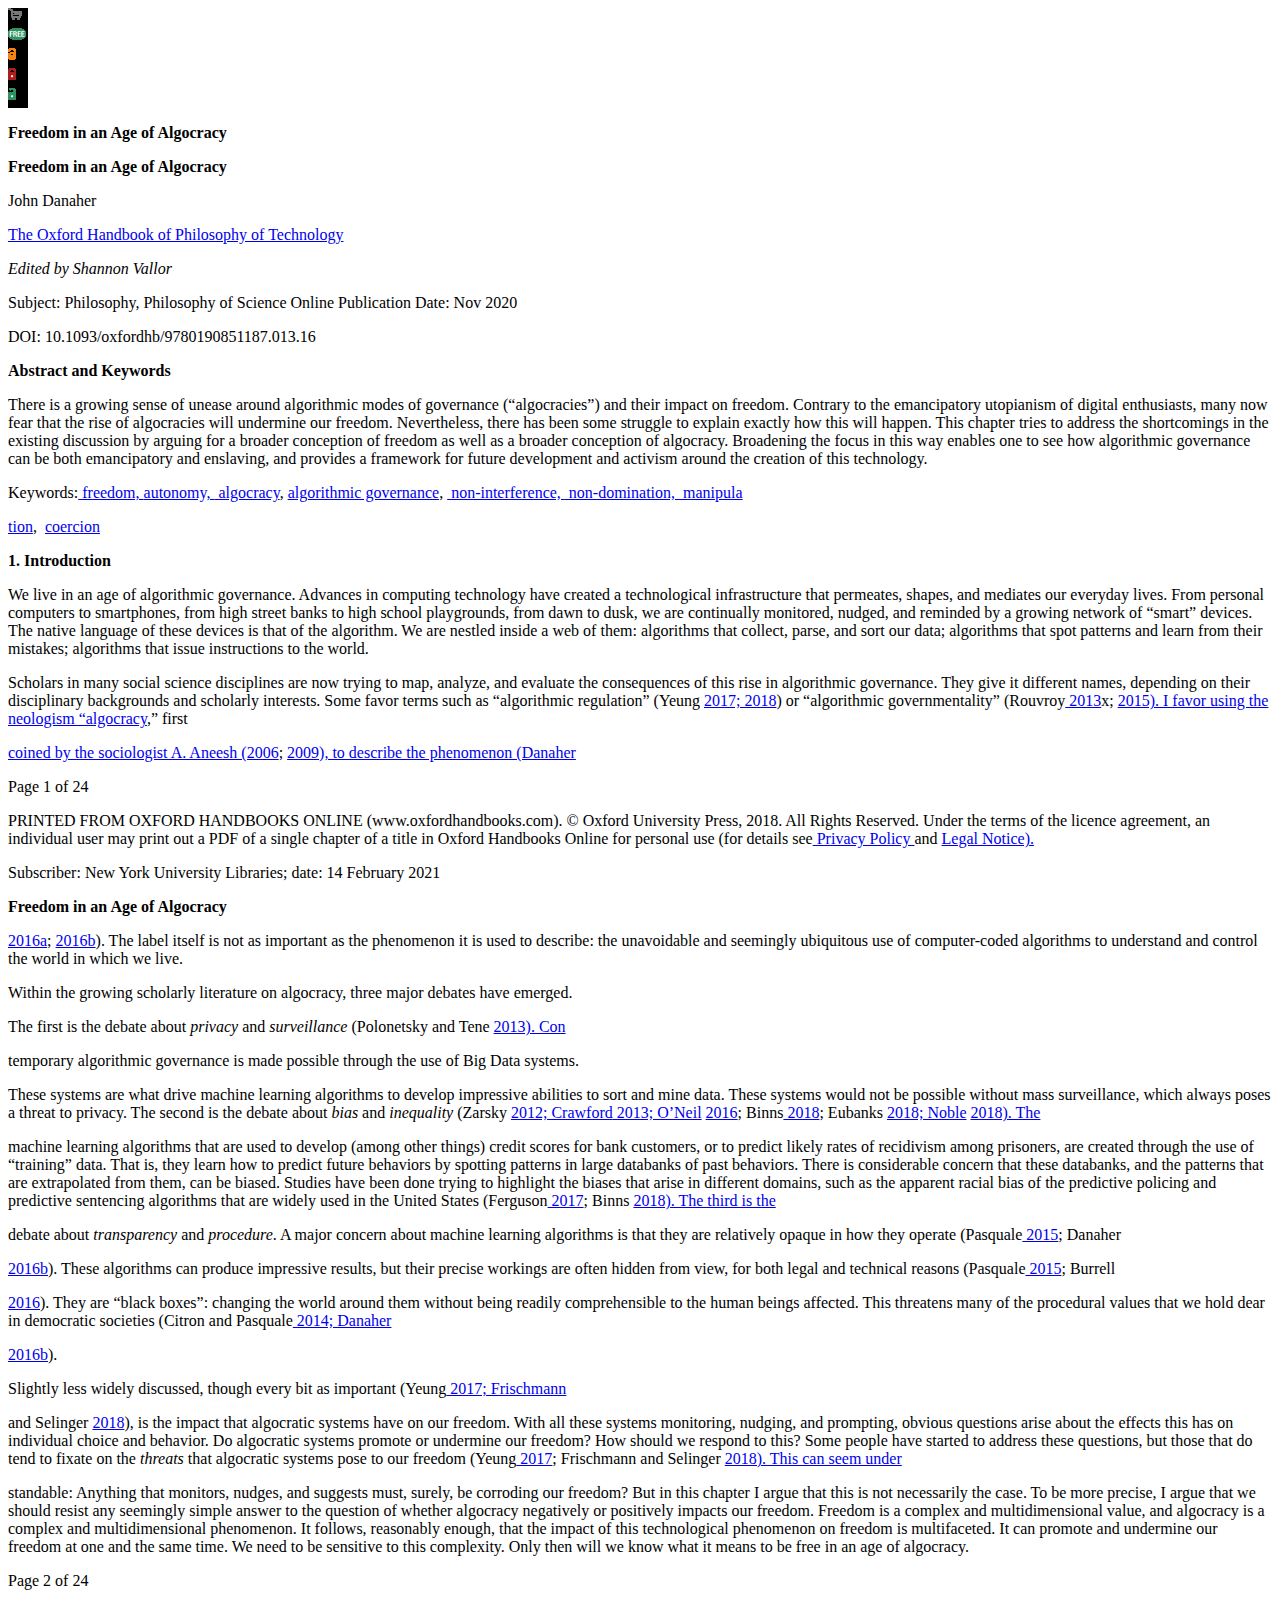
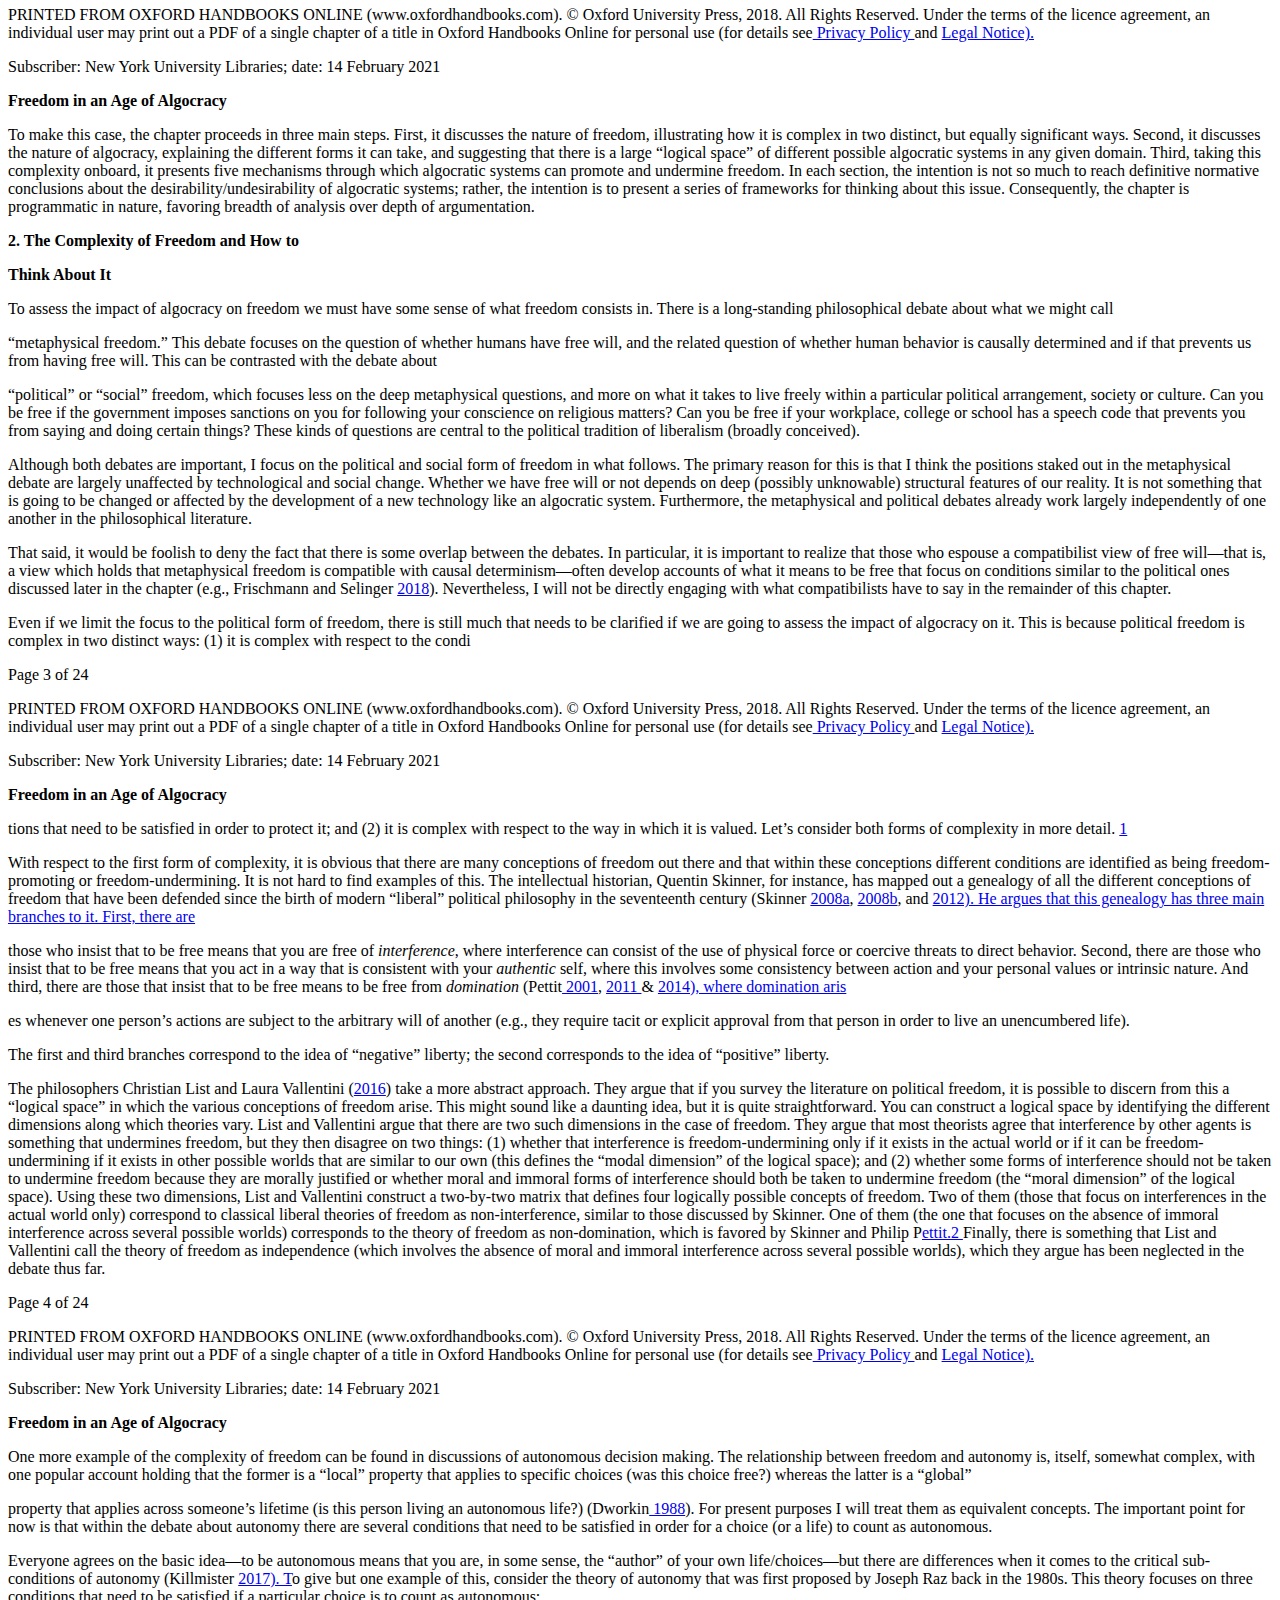
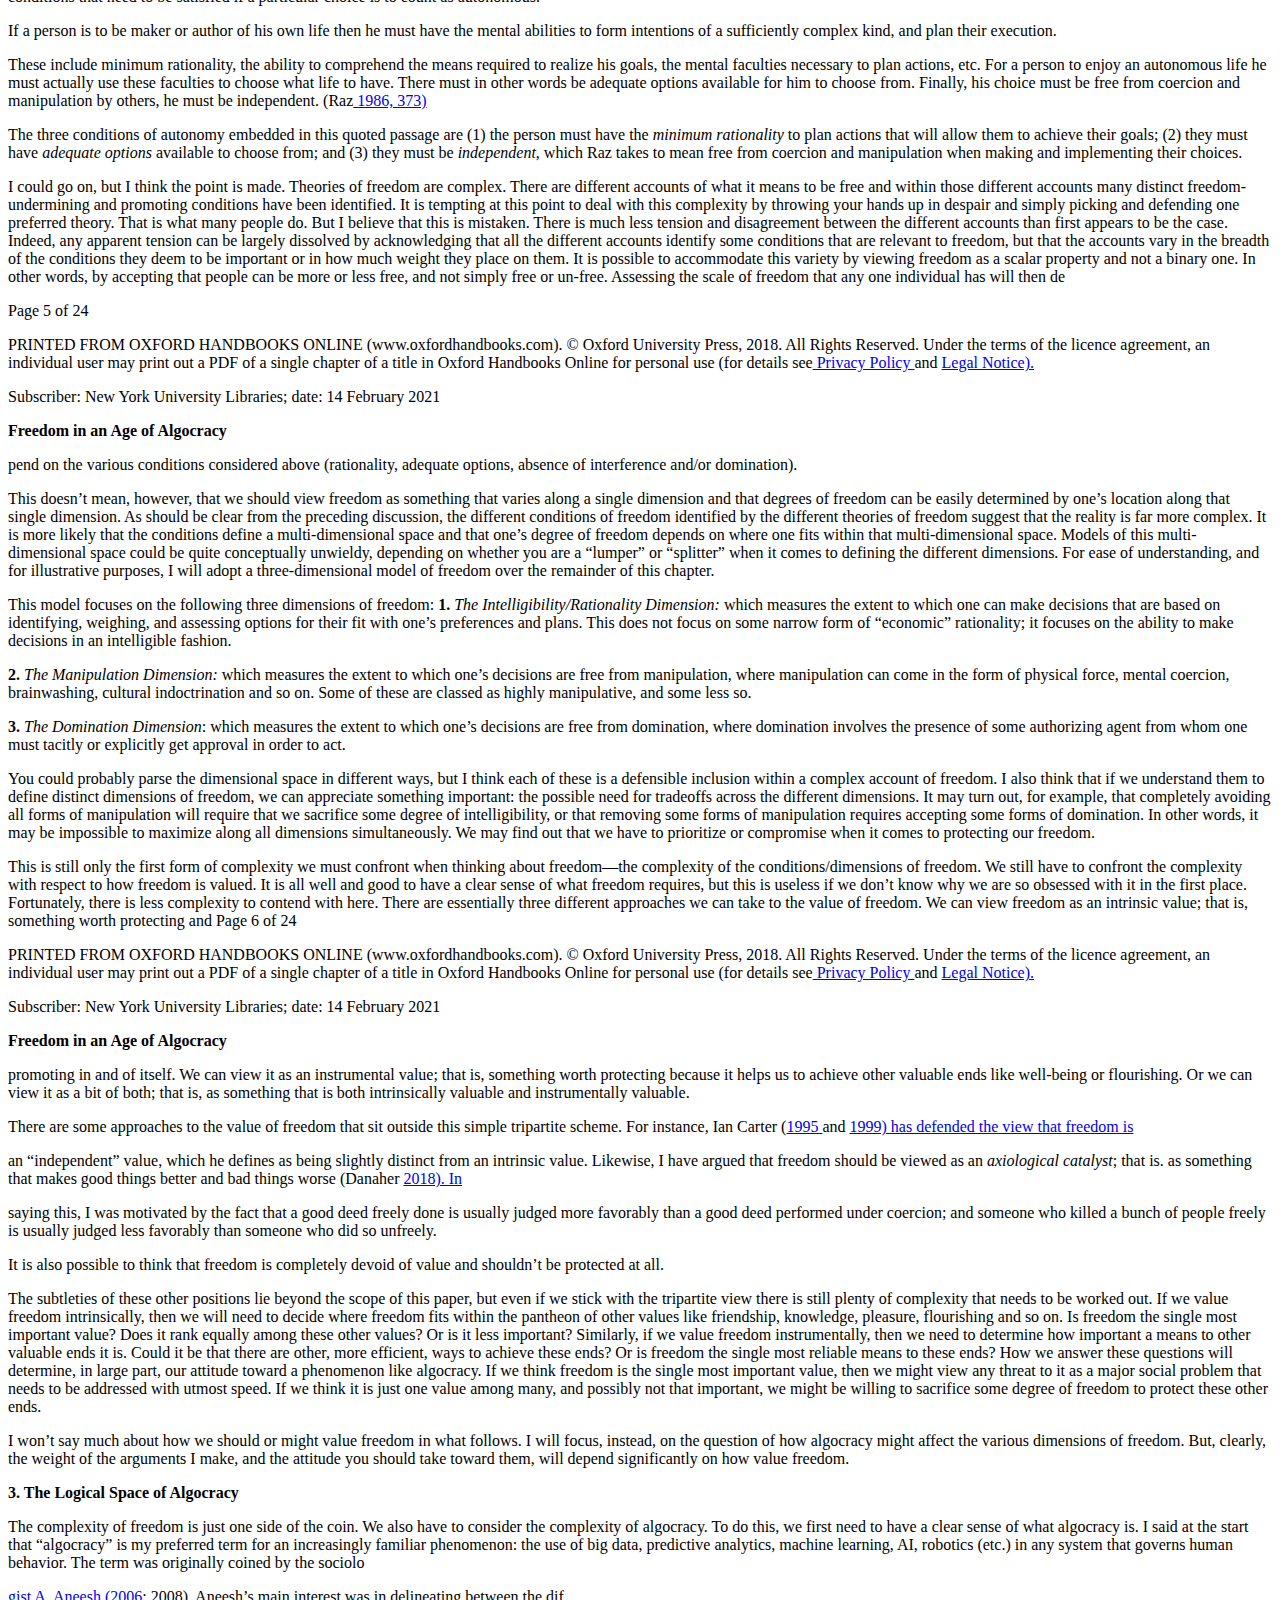
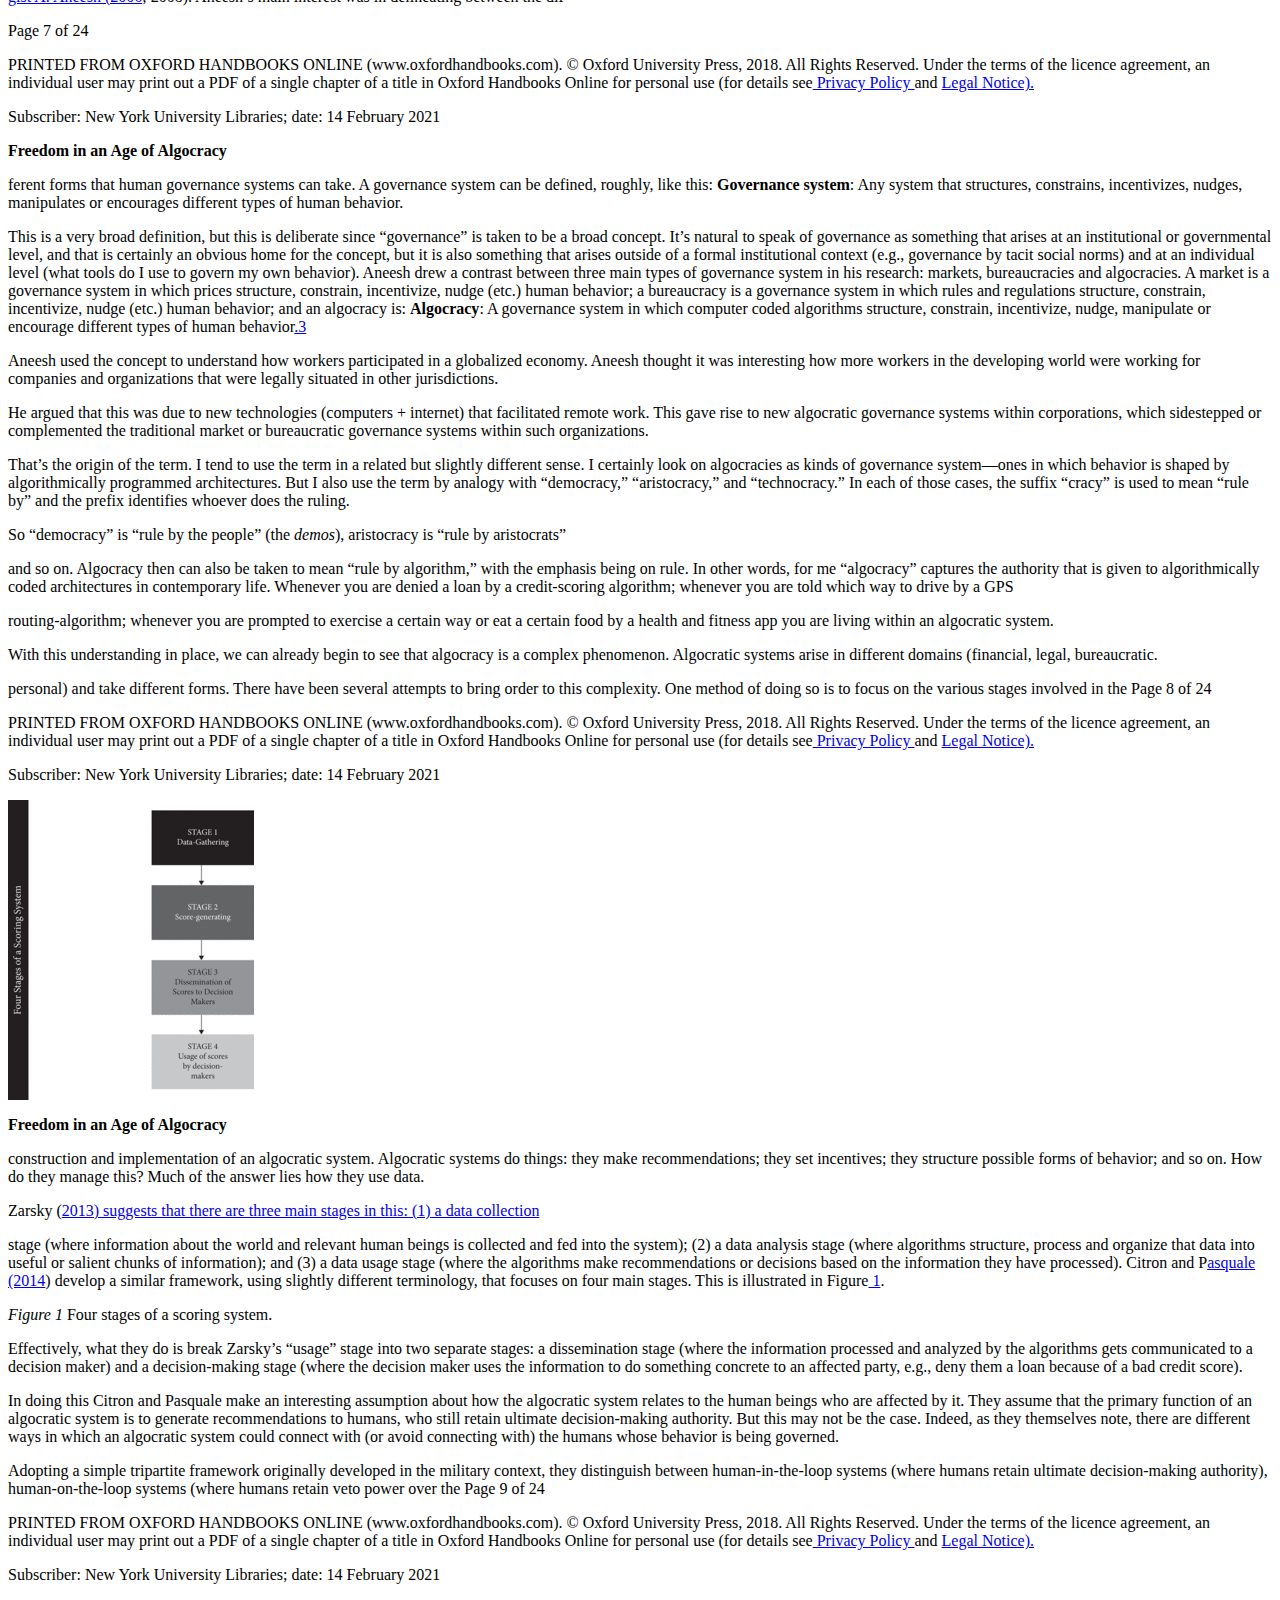
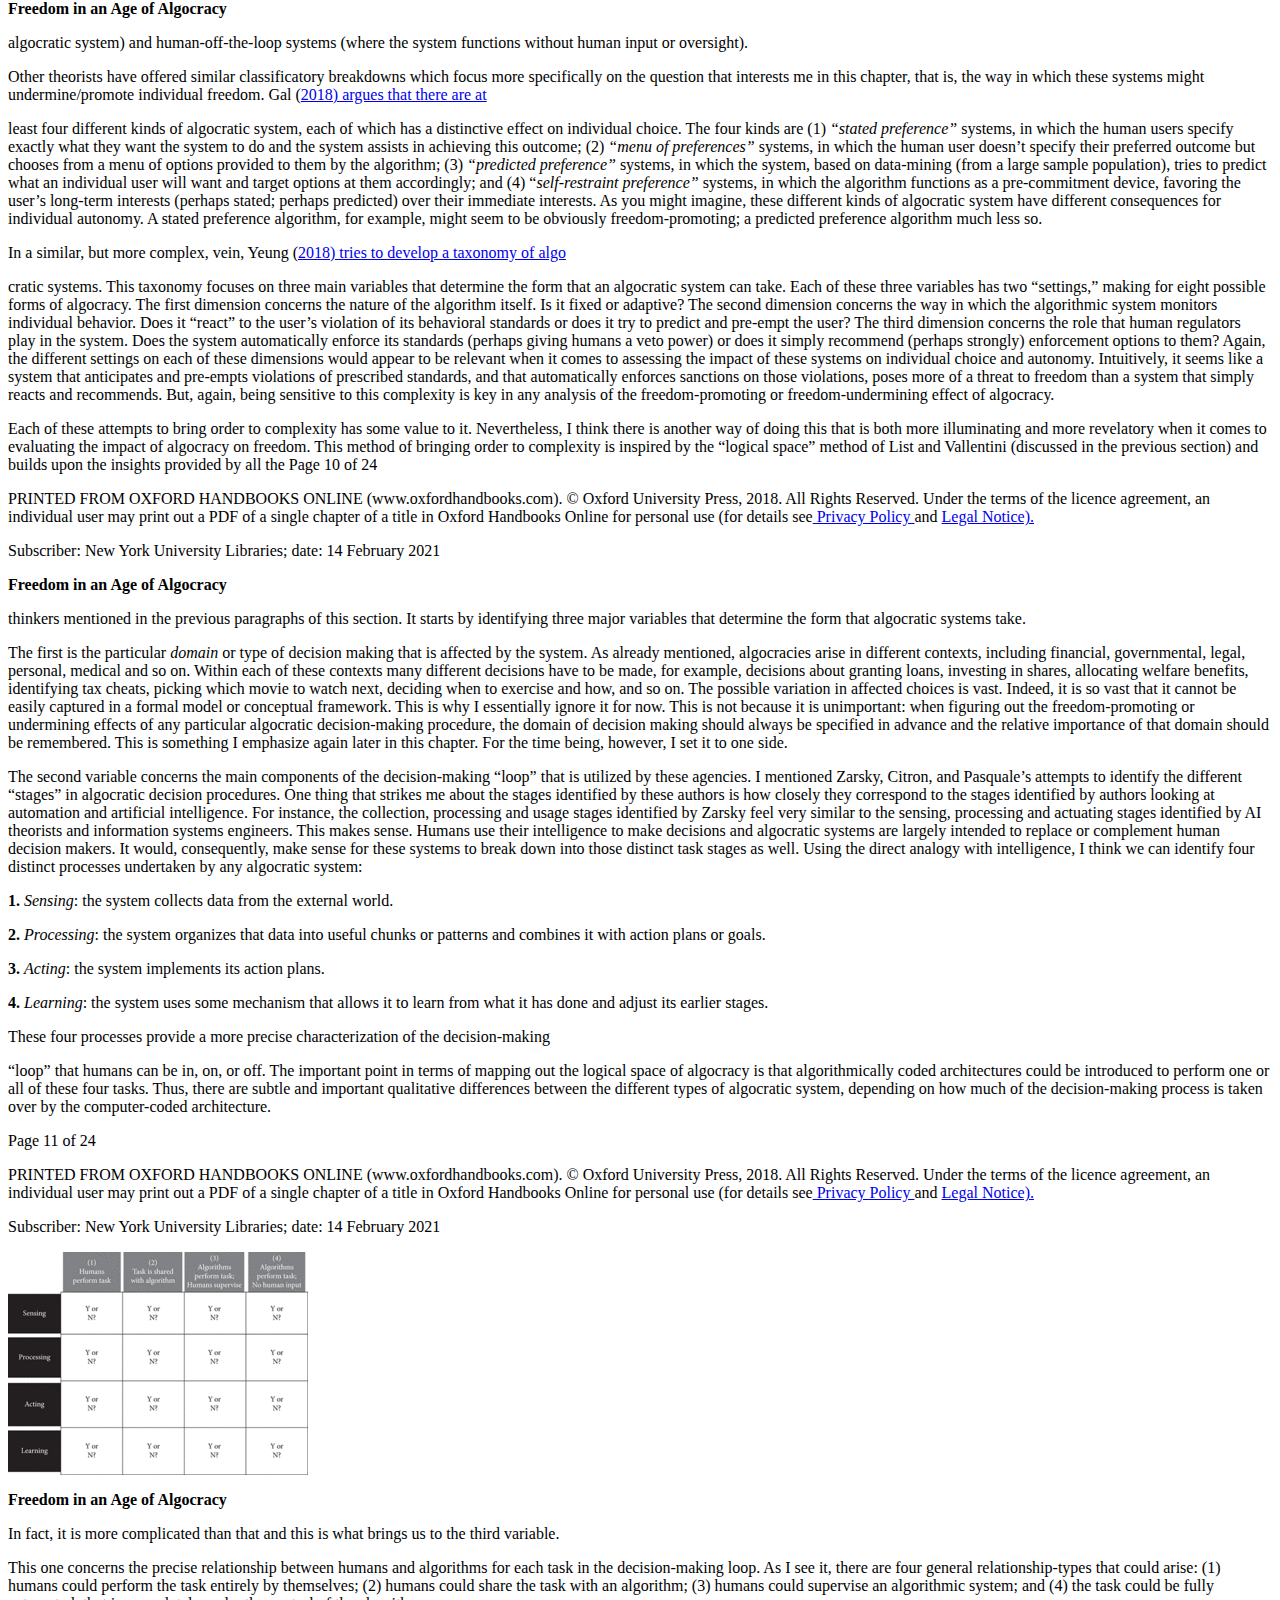
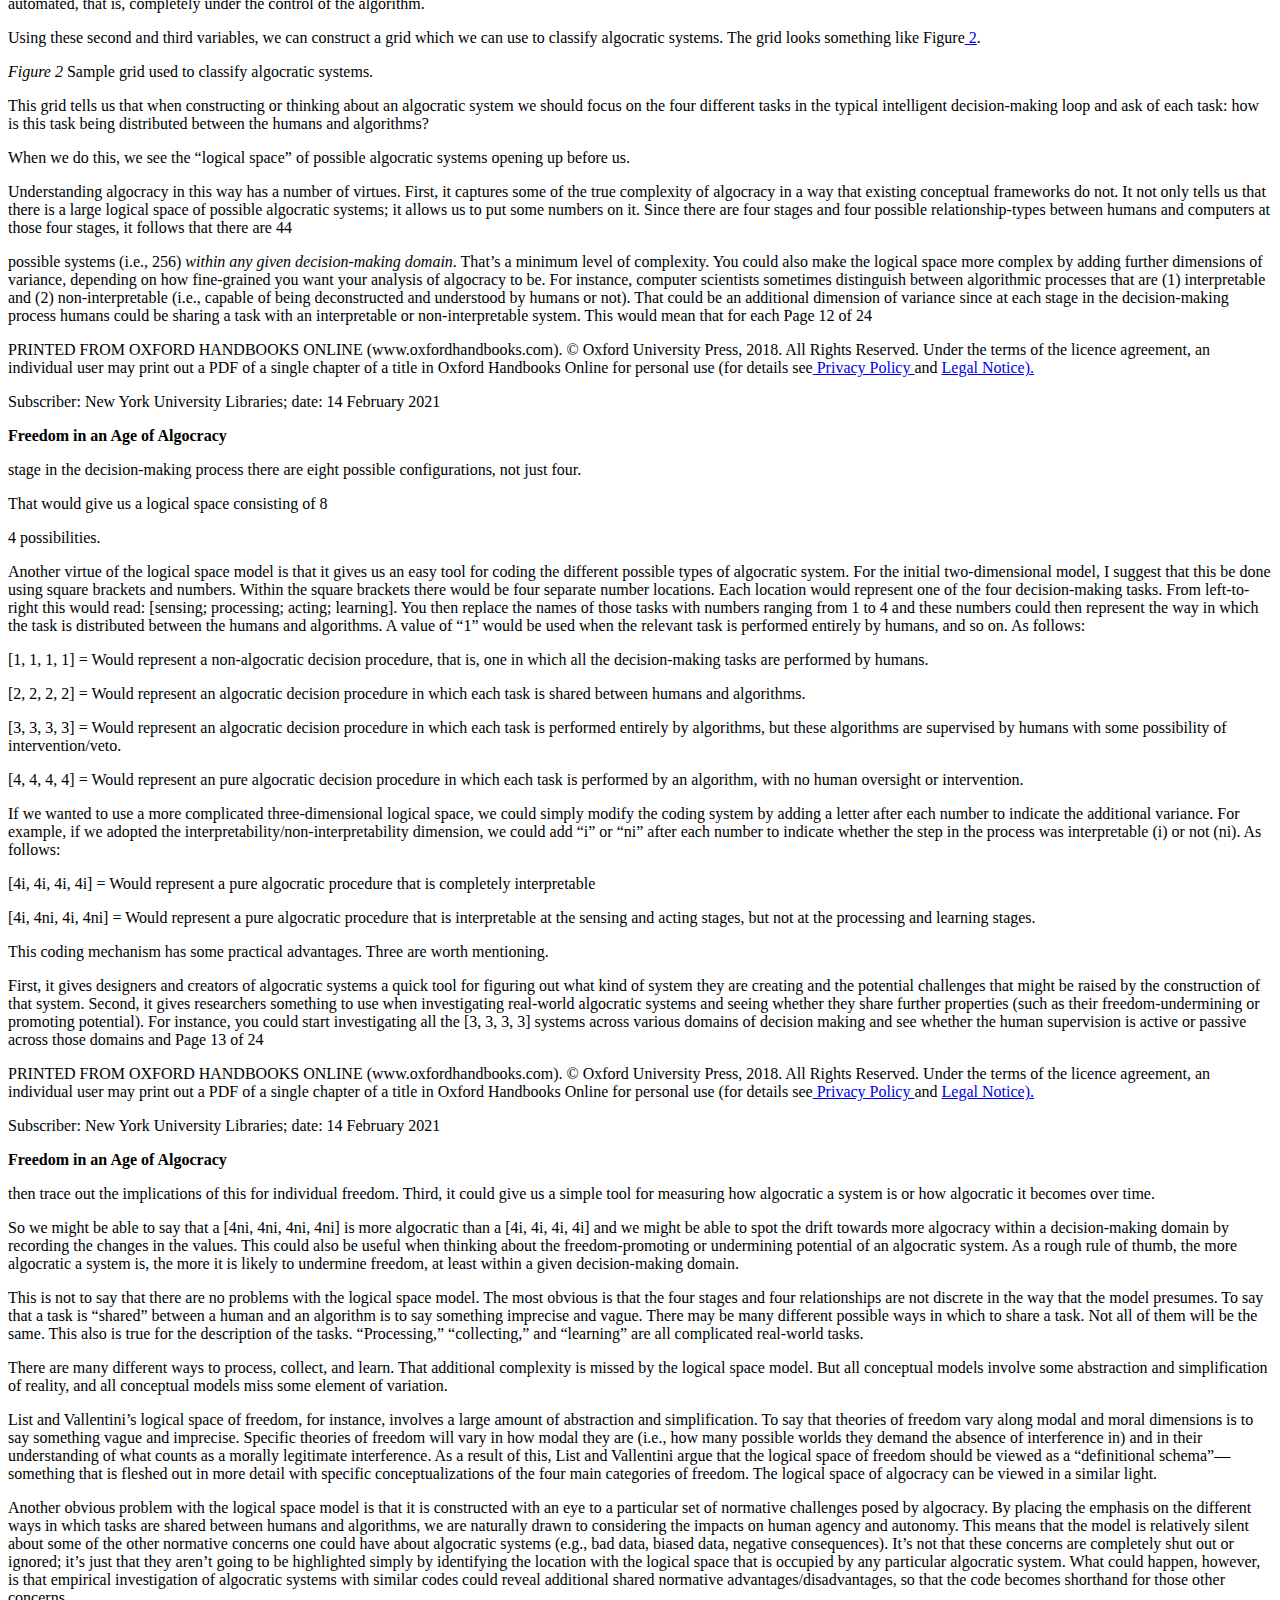
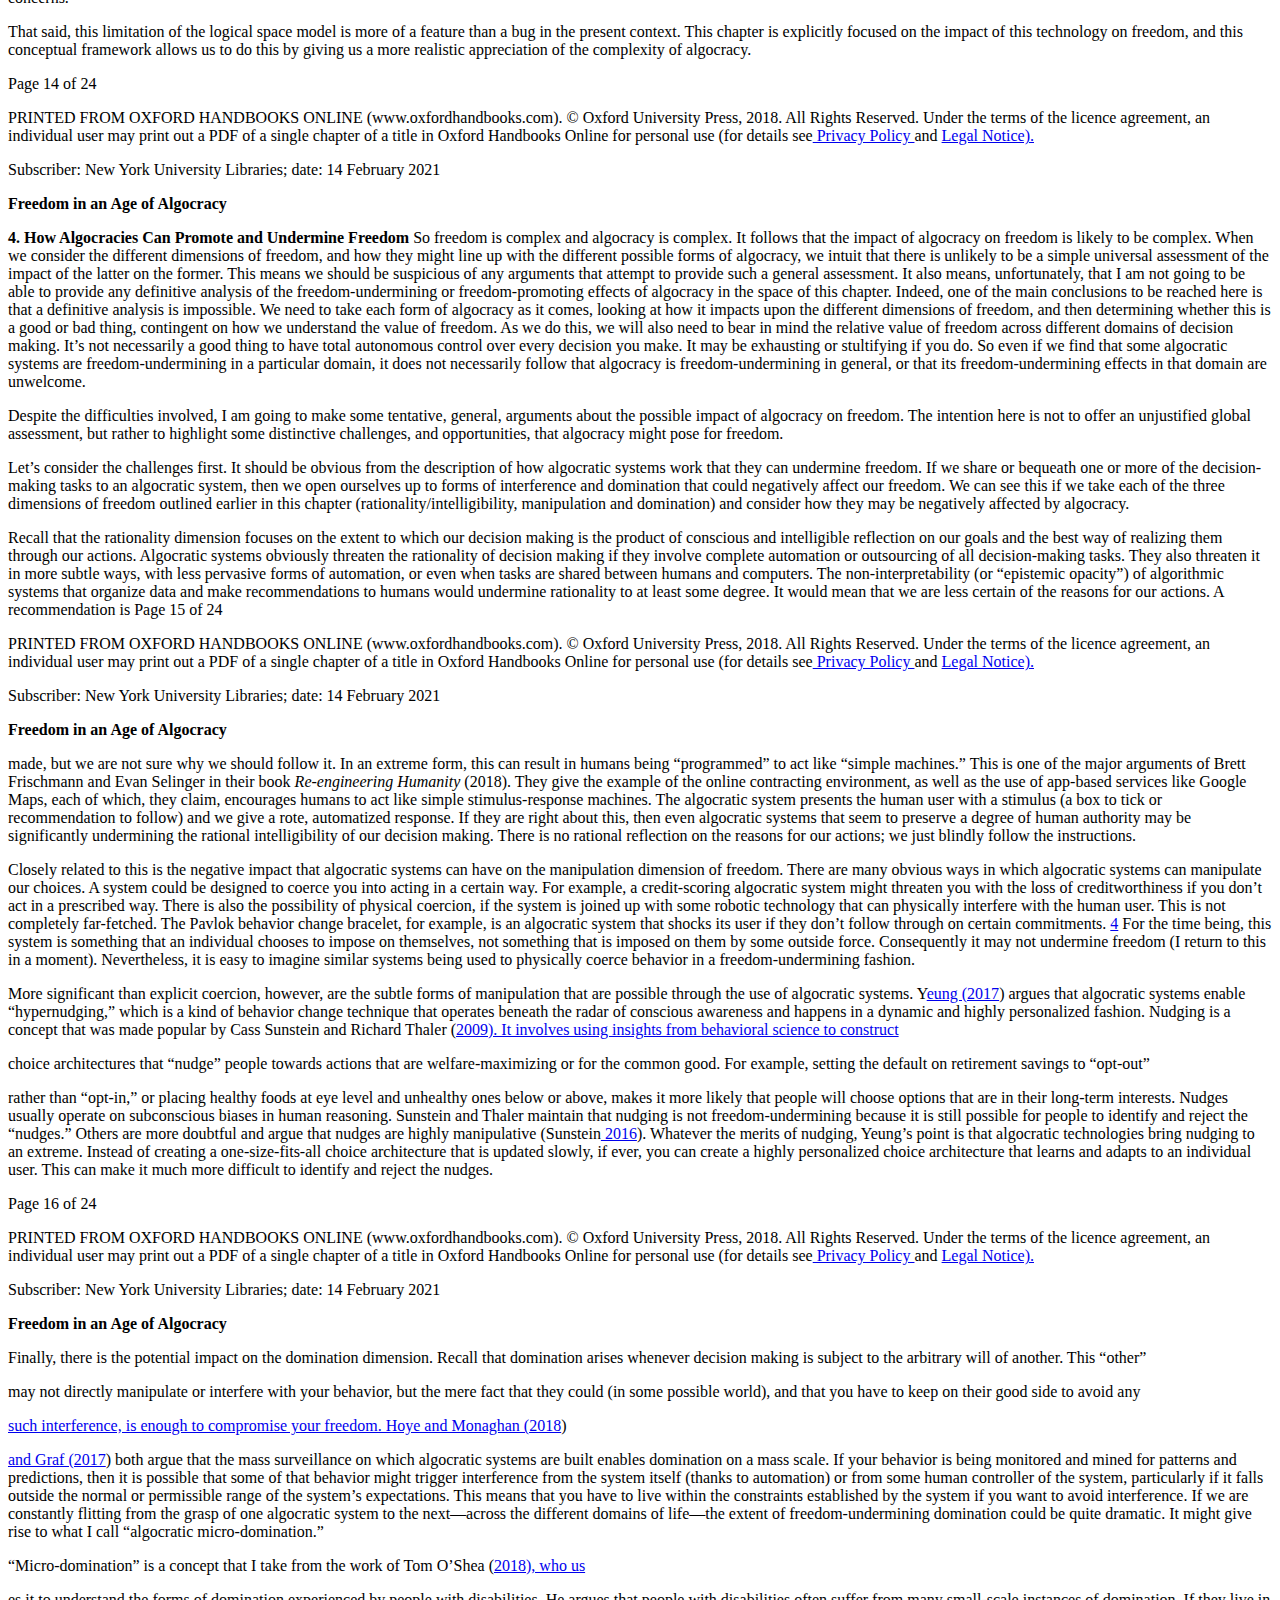
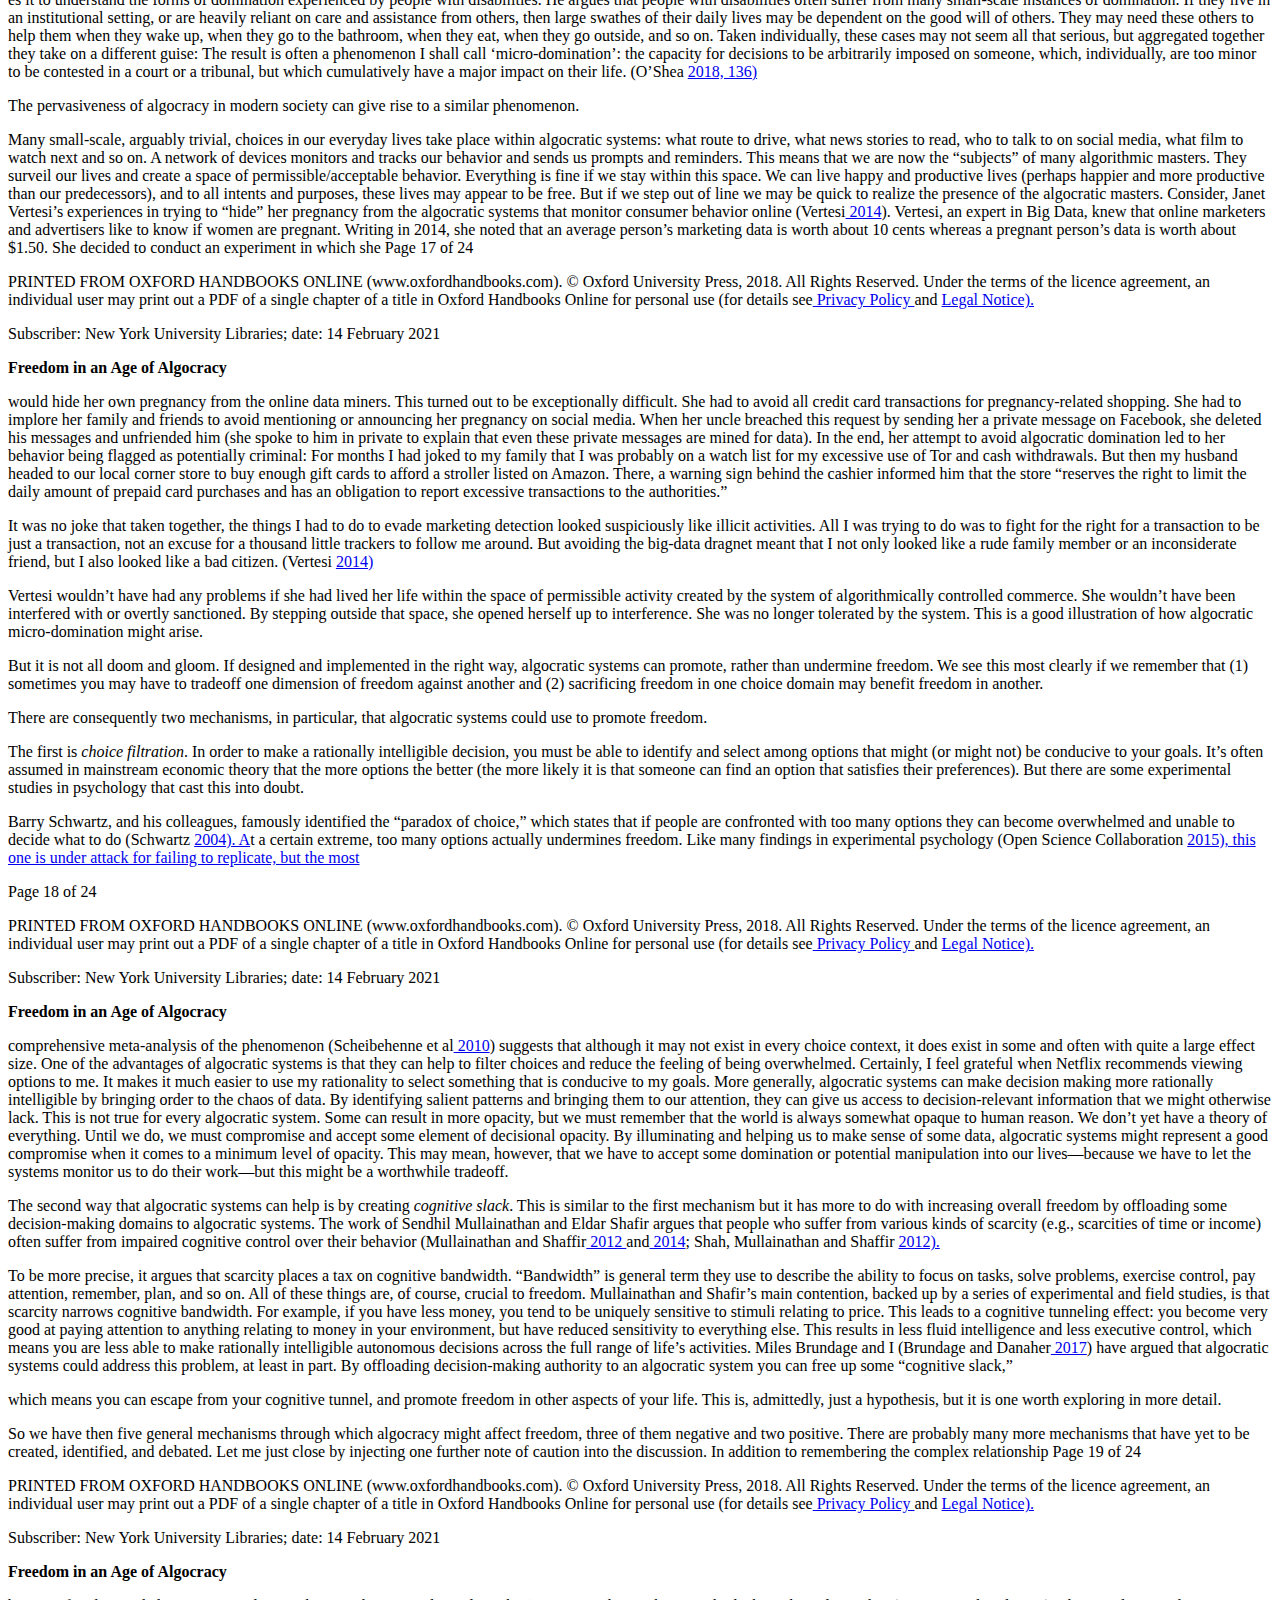
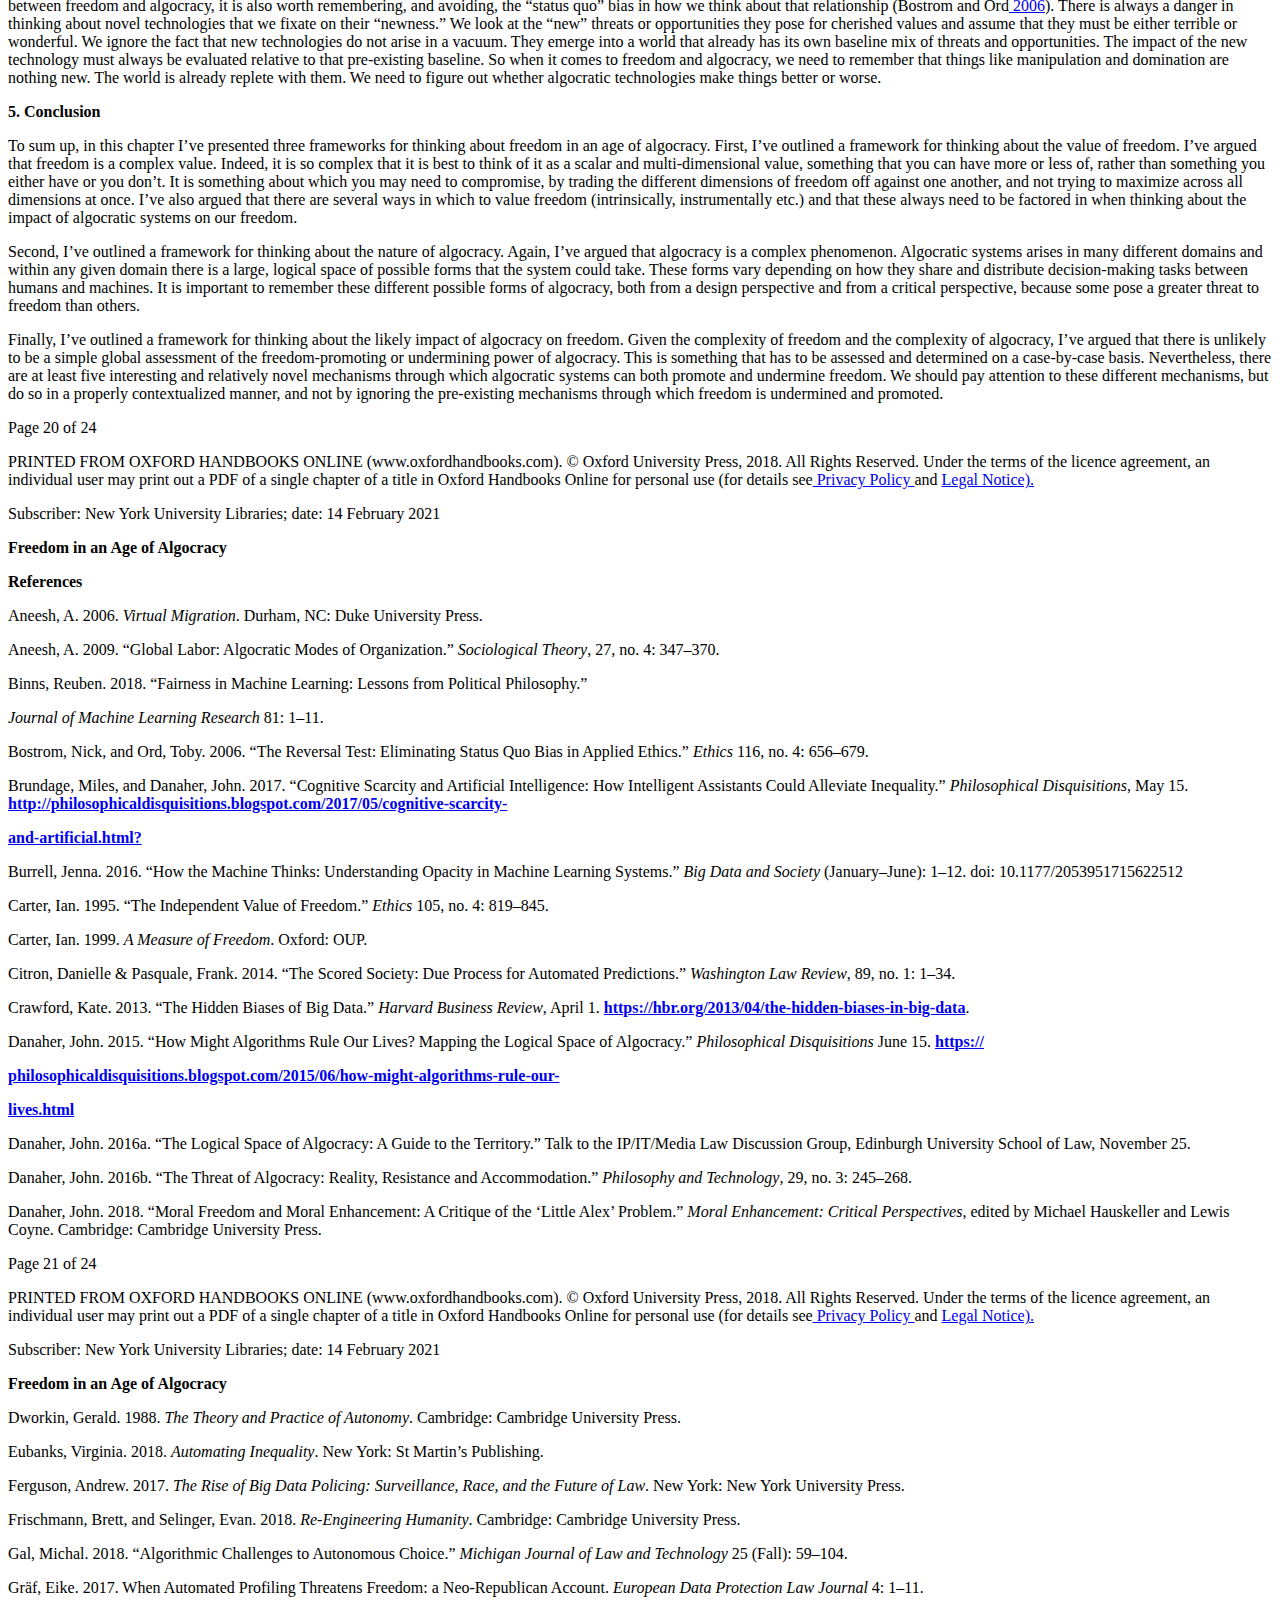
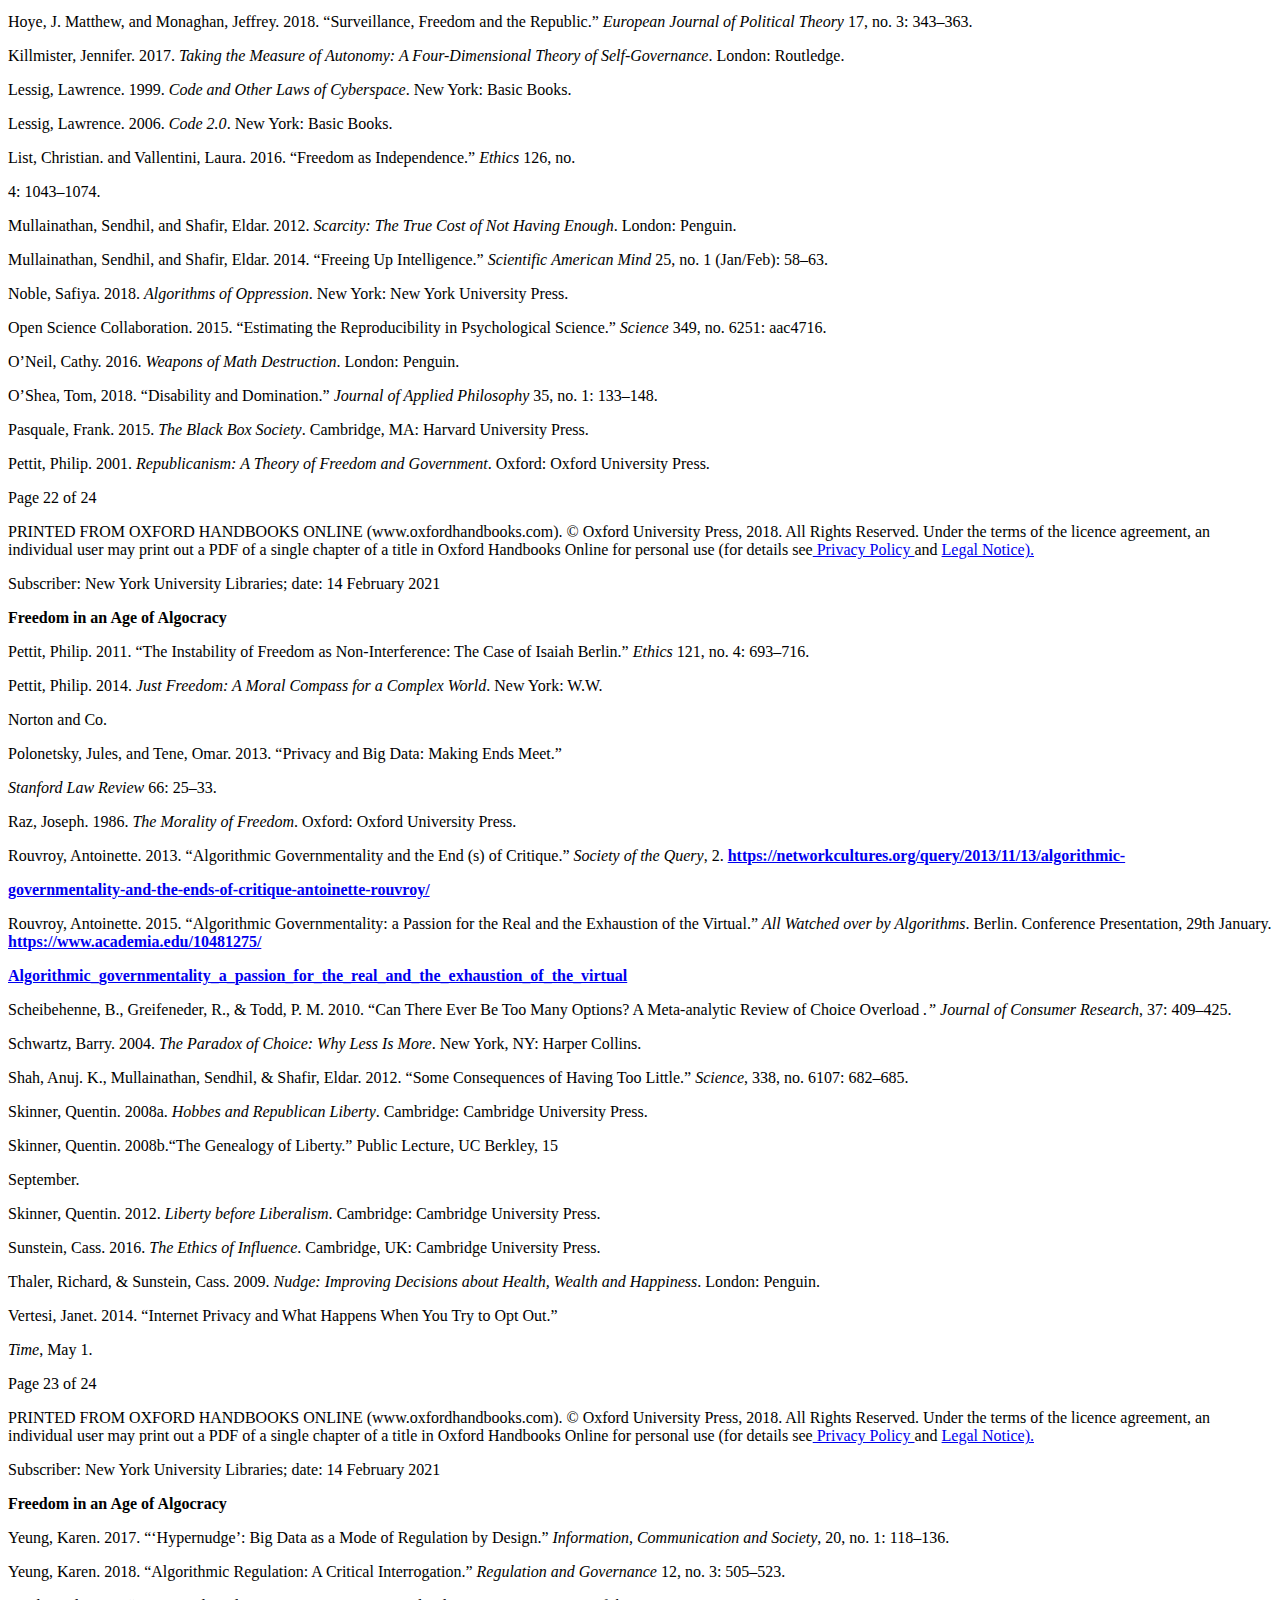
<file: index.html>
<html><head><meta http-equiv="Content-Type" content="text/html;charset=utf-8" /><title>Freedom in an Age of Algocracy - Oxford Handbooks</title></head><body><div id="calibre_link-0">
<p><a id="calibre_link-10"></a><img src="images/000003.png" alt="Image 1" /></p>
<p><b>Freedom in an Age of Algocracy</b></p>
<p><b>Freedom in an Age of Algocracy</b>  <b> </b></p>
<p>John Danaher</p>
<p><a href="https://www.oxfordhandbooks.com/view/10.1093/oxfordhb/9780190851187.001.0001/oxfordhb-9780190851187">The Oxford Handbook of Philosophy of Technology</a></p>
<p> <i>Edited by Shannon Vallor</i></p>
<p>Subject:  Philosophy, Philosophy of Science Online Publication Date:  Nov 2020</p>
<p>DOI:  10.1093/oxfordhb/9780190851187.013.16</p>
<p><b>Abstract and Keywords</b></p>
<p>There is a growing sense of unease around algorithmic modes of governance (“algocracies”) and their impact on freedom. Contrary to the emancipatory utopianism of digital enthusiasts, many now fear that the rise of algocracies will undermine our freedom. Nevertheless, there has been some struggle to explain exactly how this will happen. This chapter tries to address the shortcomings in the existing discussion by arguing for a broader conception of freedom as well as a broader conception of algocracy. Broadening the focus in this way enables one to see how algorithmic governance can be both emancipatory and enslaving, and provides a framework for future development and activism around the creation of this technology. </p>
<p>Keywords:<a href="https://www.oxfordhandbooks.com/search?f_0=keyword&amp;q_0=freedom">&nbsp;freedom, </a> <a href="https://www.oxfordhandbooks.com/search?f_0=keyword&amp;q_0=autonomy">autonomy, </a><a href="https://www.oxfordhandbooks.com/search?f_0=keyword&amp;q_0=algocracy">&nbsp;algocracy</a>, <a href="https://www.oxfordhandbooks.com/search?f_0=keyword&amp;q_0=algorithmic governance"> algorithmic governance</a>, <a href="https://www.oxfordhandbooks.com/search?f_0=keyword&amp;q_0=non-interference">&nbsp;non-interference, </a><a href="https://www.oxfordhandbooks.com/search?f_0=keyword&amp;q_0=non-domination">&nbsp;non-domination, </a><a href="https://www.oxfordhandbooks.com/search?f_0=keyword&amp;q_0=manipulation">&nbsp;manipula&shy;</a></p>
<p><a href="https://www.oxfordhandbooks.com/search?f_0=keyword&amp;q_0=manipulation">tion</a>,&nbsp; <a href="https://www.oxfordhandbooks.com/search?f_0=keyword&amp;q_0=coercion">coercion</a></p>
<p><b>1. </b> <b>Introduction</b></p>
<p>We live in an age of algorithmic governance. Advances in computing technology have created a technological infrastructure that permeates, shapes, and mediates our everyday lives. From personal computers to smartphones, from high street banks to high school playgrounds, from dawn to dusk, we are continually monitored, nudged, and reminded by a growing network of “smart” devices. The native language of these devices is that of the algorithm. We are nestled inside a web of them: algorithms that collect, parse, and sort our data; algorithms that spot patterns and learn from their mistakes; algorithms that issue instructions to the world. </p>
<p>Scholars in many social science disciplines are now trying to map, analyze, and evaluate the consequences of this rise in algorithmic governance. They give it different names, depending on their disciplinary backgrounds and scholarly interests. Some favor terms such as “algorithmic regulation” (Yeung <a href="#calibre_link-1">2017; 2018</a>) or “algorithmic governmentality” (Rouvroy<a href="#calibre_link-2"> 2013</a>x; <a href="#calibre_link-2">2015). I favor using the neologism “algocracy</a>,” first </p>
<p><a href="#calibre_link-3">coined by the sociologist A. Aneesh (2006</a>; <a href="#calibre_link-3">2009), to describe the phenomenon (Danaher</a> </p>
<p>Page 1 of 24</p>
<p>PRINTED FROM OXFORD HANDBOOKS ONLINE (www.oxfordhandbooks.com). © Oxford University Press, 2018. All Rights Reserved. Under the terms of the licence agreement, an individual user may print out a PDF of a single chapter of a title in Oxford Handbooks Online for personal use (for details see<a href="https://global.oup.com/privacy"> Privacy Policy </a>and <a href="https://www.oxfordhandbooks.com/page/legal-notice">Legal Notice). </a></p>
<p>Subscriber: New York University Libraries; date: 14 February 2021</p>
<p><a id="calibre_link-11"></a><b>Freedom in an Age of Algocracy</b></p>
<p><a href="#calibre_link-3">2016a</a>; <a href="#calibre_link-3">2016b</a>). The label itself is not as important as the phenomenon it is used to describe: the unavoidable and seemingly ubiquitous use of computer-coded algorithms to understand and control the world in which we live. </p>
<p>Within the growing scholarly literature on algocracy, three major debates have emerged. </p>
<p>The first is the debate about  <i>privacy</i> and  <i>surveillance</i> (Polonetsky and Tene <a href="#calibre_link-2">2013). Con&shy;</a></p>
<p>temporary algorithmic governance is made possible through the use of Big Data systems. </p>
<p>These systems are what drive machine learning algorithms to develop impressive abilities to sort and mine data. These systems would not be possible without mass surveillance, which always poses a threat to privacy. The second is the debate about  <i>bias</i> and  <i>inequality</i> (Zarsky <a href="#calibre_link-1">2012; Crawford</a><a href="#calibre_link-3"> 2013; O’Neil</a> <a href="#calibre_link-4">2016</a>; Binns<a href="#calibre_link-3"> 2018</a>; Eubanks <a href="#calibre_link-4">2018; Noble</a> <a href="#calibre_link-4">2018). The </a></p>
<p>machine learning algorithms that are used to develop (among other things) credit scores for bank customers, or to predict likely rates of recidivism among prisoners, are created through the use of “training” data. That is, they learn how to predict future behaviors by spotting patterns in large databanks of past behaviors. There is considerable concern that these databanks, and the patterns that are extrapolated from them, can be biased. Studies have been done trying to highlight the biases that arise in different domains, such as the apparent racial bias of the predictive policing and predictive sentencing algorithms that are widely used in the United States (Ferguson<a href="#calibre_link-4"> 2017</a>; Binns <a href="#calibre_link-3">2018). The third is the </a></p>
<p>debate about  <i>transparency</i> and  <i>procedure</i>. A major concern about machine learning algorithms is that they are relatively opaque in how they operate (Pasquale<a href="#calibre_link-4"> 2015</a>; Danaher </p>
<p><a href="#calibre_link-3">2016b</a>). These algorithms can produce impressive results, but their precise workings are often hidden from view, for both legal and technical reasons (Pasquale<a href="#calibre_link-4"> 2015</a>; Burrell </p>
<p><a href="#calibre_link-3">2016</a>). They are “black boxes”: changing the world around them without being readily comprehensible to the human beings affected. This threatens many of the procedural values that we hold dear in democratic societies (Citron and Pasquale<a href="#calibre_link-3"> 2014; Danaher</a> </p>
<p><a href="#calibre_link-3">2016b</a>). </p>
<p>Slightly less widely discussed, though every bit as important (Yeung<a href="#calibre_link-1"> 2017; Frischmann </a></p>
<p>and Selinger <a href="#calibre_link-4">2018</a>), is the impact that algocratic systems have on our freedom. With all these systems monitoring, nudging, and prompting, obvious questions arise about the effects this has on individual choice and behavior. Do algocratic systems promote or undermine our freedom? How should we respond to this? Some people have started to address these questions, but those that do tend to fixate on the  <i>threats</i> that algocratic systems pose to our freedom (Yeung<a href="#calibre_link-1"> 2017</a>; Frischmann and Selinger <a href="#calibre_link-4">2018). This can seem under&shy;</a></p>
<p>standable: Anything that monitors, nudges, and suggests must, surely, be corroding our freedom? But in this chapter I argue that this is not necessarily the case. To be more precise, I argue that we should resist any seemingly simple answer to the question of whether algocracy negatively or positively impacts our freedom. Freedom is a complex and multidimensional value, and algocracy is a complex and multidimensional phenomenon. It follows, reasonably enough, that the impact of this technological phenomenon on freedom is multifaceted. It can promote and undermine our freedom at one and the same time. We need to be sensitive to this complexity. Only then will we know what it means to be free in an age of algocracy. </p>
<p>Page 2 of 24</p>
<p>PRINTED FROM OXFORD HANDBOOKS ONLINE (www.oxfordhandbooks.com). © Oxford University Press, 2018. All Rights Reserved. Under the terms of the licence agreement, an individual user may print out a PDF of a single chapter of a title in Oxford Handbooks Online for personal use (for details see<a href="https://global.oup.com/privacy"> Privacy Policy </a>and <a href="https://www.oxfordhandbooks.com/page/legal-notice">Legal Notice). </a></p>
<p>Subscriber: New York University Libraries; date: 14 February 2021</p>
<p><a id="calibre_link-12"></a><b>Freedom in an Age of Algocracy</b></p>
<p>To make this case, the chapter proceeds in three main steps. First, it discusses the nature of freedom, illustrating how it is complex in two distinct, but equally significant ways. Second, it discusses the nature of algocracy, explaining the different forms it can take, and suggesting that there is a large “logical space” of different possible algocratic systems in any given domain. Third, taking this complexity onboard, it presents five mechanisms through which algocratic systems can promote and undermine freedom. In each section, the intention is not so much to reach definitive normative conclusions about the desirability/undesirability of algocratic systems; rather, the intention is to present a series of frameworks for thinking about this issue. Consequently, the chapter is programmatic in nature, favoring breadth of analysis over depth of argumentation. </p>
<p><b>2. </b> <b>The Complexity of Freedom and How to </b></p>
<p><b>Think About It</b></p>
<p>To assess the impact of algocracy on freedom we must have some sense of what freedom consists in. There is a long-standing philosophical debate about what we might call </p>
<p>“metaphysical freedom.” This debate focuses on the question of whether humans have free will, and the related question of whether human behavior is causally determined and if that prevents us from having free will. This can be contrasted with the debate about </p>
<p>“political” or “social” freedom, which focuses less on the deep metaphysical questions, and more on what it takes to live freely within a particular political arrangement, society or culture. Can you be free if the government imposes sanctions on you for following your conscience on religious matters? Can you be free if your workplace, college or school has a speech code that prevents you from saying and doing certain things? These kinds of questions are central to the political tradition of liberalism (broadly conceived). </p>
<p>Although both debates are important, I focus on the political and social form of freedom in what follows. The primary reason for this is that I think the positions staked out in the metaphysical debate are largely unaffected by technological and social change. Whether we have free will or not depends on deep (possibly unknowable) structural features of our reality. It is not something that is going to be changed or affected by the development of a new technology like an algocratic system. Furthermore, the metaphysical and political debates already work largely independently of one another in the philosophical literature. </p>
<p>That said, it would be foolish to deny the fact that there is some overlap between the debates. In particular, it is important to realize that those who espouse a compatibilist view of free will&mdash;that is, a view which holds that metaphysical freedom is compatible with causal determinism&mdash;often develop accounts of what it means to be free that focus on conditions similar to the political ones discussed later in the chapter (e.g., Frischmann and Selinger <a href="#calibre_link-4">2018</a>). Nevertheless, I will not be directly engaging with what compatibilists have to say in the remainder of this chapter. </p>
<p>Even if we limit the focus to the political form of freedom, there is still much that needs to be clarified if we are going to assess the impact of algocracy on it. This is because political freedom is complex in two distinct ways: (1) it is complex with respect to the condi&shy;</p>
<p>Page 3 of 24</p>
<p>PRINTED FROM OXFORD HANDBOOKS ONLINE (www.oxfordhandbooks.com). © Oxford University Press, 2018. All Rights Reserved. Under the terms of the licence agreement, an individual user may print out a PDF of a single chapter of a title in Oxford Handbooks Online for personal use (for details see<a href="https://global.oup.com/privacy"> Privacy Policy </a>and <a href="https://www.oxfordhandbooks.com/page/legal-notice">Legal Notice). </a></p>
<p>Subscriber: New York University Libraries; date: 14 February 2021</p>
<p><a id="calibre_link-7"></a><b>Freedom in an Age of Algocracy</b></p>
<p>tions that need to be satisfied in order to protect it; and (2) it is complex with respect to the way in which it is valued. Let’s consider both forms of complexity in more detail. <a href="#calibre_link-1">1</a></p>
<p>With respect to the first form of complexity, it is obvious that there are many conceptions of freedom out there and that within these conceptions different conditions are identified as being freedom-promoting or freedom-undermining. It is not hard to find examples of this. The intellectual historian, Quentin Skinner, for instance, has mapped out a genealogy of all the different conceptions of freedom that have been defended since the birth of modern “liberal” political philosophy in the seventeenth century (Skinner <a href="#calibre_link-2">2008a</a>, <a href="#calibre_link-2"> 2008b</a>, and <a href="#calibre_link-2">2012). He argues that this genealogy has three main branches to it. First, there are </a></p>
<p>those who insist that to be free means that you are free of  <i>interference</i>, where interference can consist of the use of physical force or coercive threats to direct behavior. Second, there are those who insist that to be free means that you act in a way that is consistent with your  <i>authentic</i> self, where this involves some consistency between action and your personal values or intrinsic nature. And third, there are those that insist that to be free means to be free from  <i>domination</i> (Pettit<a href="#calibre_link-4"> 2001</a>, <a href="#calibre_link-2">2011 </a>&amp; <a href="#calibre_link-2">2014), where domination aris&shy;</a></p>
<p>es whenever one person’s actions are subject to the arbitrary will of another (e.g., they require tacit or explicit approval from that person in order to live an unencumbered life). </p>
<p>The first and third branches correspond to the idea of “negative” liberty; the second corresponds to the idea of “positive” liberty. </p>
<p>The philosophers Christian List and Laura Vallentini (<a href="#calibre_link-4">2016</a>) take a more abstract approach. They argue that if you survey the literature on political freedom, it is possible to discern from this a “logical space” in which the various conceptions of freedom arise. This might sound like a daunting idea, but it is quite straightforward. You can construct a logical space by identifying the different dimensions along which theories vary. List and Vallentini argue that there are two such dimensions in the case of freedom. They argue that most theorists agree that interference by other agents is something that undermines freedom, but they then disagree on two things: (1) whether that interference is freedom-undermining only if it exists in the actual world or if it can be freedom-undermining if it exists in other possible worlds that are similar to our own (this defines the “modal dimension” of the logical space); and (2) whether some forms of interference should not be taken to undermine freedom because they are morally justified or whether moral and immoral forms of interference should both be taken to undermine freedom (the “moral dimension” of the logical space). Using these two dimensions, List and Vallentini construct a two-by-two matrix that defines four logically possible concepts of freedom. Two of them (those that focus on interferences in the actual world only) correspond to classical liberal theories of freedom as non-interference, similar to those discussed by Skinner. One of them (the one that focuses on the absence of immoral interference across several possible worlds) corresponds to the theory of freedom as non-domination, which is favored by Skinner and Philip P<a href="#calibre_link-1">ettit.2 </a>Finally, there is something that List and Vallentini call the theory of freedom as independence (which involves the absence of moral and immoral interference across several possible worlds), which they argue has been neglected in the debate thus far. </p>
<p>Page 4 of 24</p>
<p>PRINTED FROM OXFORD HANDBOOKS ONLINE (www.oxfordhandbooks.com). © Oxford University Press, 2018. All Rights Reserved. Under the terms of the licence agreement, an individual user may print out a PDF of a single chapter of a title in Oxford Handbooks Online for personal use (for details see<a href="https://global.oup.com/privacy"> Privacy Policy </a>and <a href="https://www.oxfordhandbooks.com/page/legal-notice">Legal Notice). </a></p>
<p>Subscriber: New York University Libraries; date: 14 February 2021</p>
<p><a id="calibre_link-13"></a><b>Freedom in an Age of Algocracy</b></p>
<p>One more example of the complexity of freedom can be found in discussions of autonomous decision making. The relationship between freedom and autonomy is, itself, somewhat complex, with one popular account holding that the former is a “local” property that applies to specific choices (was this choice free?) whereas the latter is a “global” </p>
<p>property that applies across someone’s lifetime (is this person living an autonomous life?) (Dworkin<a href="#calibre_link-4"> 1988</a>). For present purposes I will treat them as equivalent concepts. The important point for now is that within the debate about autonomy there are several conditions that need to be satisfied in order for a choice (or a life) to count as autonomous. </p>
<p>Everyone agrees on the basic idea&mdash;to be autonomous means that you are, in some sense, the “author” of your own life/choices&mdash;but there are differences when it comes to the critical sub-conditions of autonomy (Killmister <a href="#calibre_link-4">2017). T</a>o give but one example of this, consider the theory of autonomy that was first proposed by Joseph Raz back in the 1980s. This theory focuses on three conditions that need to be satisfied if a particular choice is to count as autonomous:</p>
<p>If a person is to be maker or author of his own life then he must have the mental abilities to form intentions of a sufficiently complex kind, and plan their execution. </p>
<p>These include minimum rationality, the ability to comprehend the means required to realize his goals, the mental faculties necessary to plan actions, etc. For a person to enjoy an autonomous life he must actually use these faculties to choose what life to have. There must in other words be adequate options available for him to choose from. Finally, his choice must be free from coercion and manipulation by others, he must be independent. (Raz<a href="#calibre_link-2"> 1986, 373)</a></p>
<p>The three conditions of autonomy embedded in this quoted passage are (1) the person must have the  <i>minimum rationality</i> to plan actions that will allow them to achieve their goals; (2) they must have  <i>adequate options</i> available to choose from; and (3) they must be <i>independent</i>, which Raz takes to mean free from coercion and manipulation when making and implementing their choices. </p>
<p>I could go on, but I think the point is made. Theories of freedom are complex. There are different accounts of what it means to be free and within those different accounts many distinct freedom-undermining and promoting conditions have been identified. It is tempting at this point to deal with this complexity by throwing your hands up in despair and simply picking and defending one preferred theory. That is what many people do. But I believe that this is mistaken. There is much less tension and disagreement between the different accounts than first appears to be the case. Indeed, any apparent tension can be largely dissolved by acknowledging that all the different accounts identify some conditions that are relevant to freedom, but that the accounts vary in the breadth of the conditions they deem to be important or in how much weight they place on them. It is possible to accommodate this variety by viewing freedom as a scalar property and not a binary one. In other words, by accepting that people can be more or less free, and not simply free or un-free. Assessing the scale of freedom that any one individual has will then de&shy;</p>
<p>Page 5 of 24</p>
<p>PRINTED FROM OXFORD HANDBOOKS ONLINE (www.oxfordhandbooks.com). © Oxford University Press, 2018. All Rights Reserved. Under the terms of the licence agreement, an individual user may print out a PDF of a single chapter of a title in Oxford Handbooks Online for personal use (for details see<a href="https://global.oup.com/privacy"> Privacy Policy </a>and <a href="https://www.oxfordhandbooks.com/page/legal-notice">Legal Notice). </a></p>
<p>Subscriber: New York University Libraries; date: 14 February 2021</p>
<p><a id="calibre_link-14"></a><b>Freedom in an Age of Algocracy</b></p>
<p>pend on the various conditions considered above (rationality, adequate options, absence of interference and/or domination). </p>
<p>This doesn’t mean, however, that we should view freedom as something that varies along a single dimension and that degrees of freedom can be easily determined by one’s location along that single dimension. As should be clear from the preceding discussion, the different conditions of freedom identified by the different theories of freedom suggest that the reality is far more complex. It is more likely that the conditions define a multi-dimensional space and that one’s degree of freedom depends on where one fits within that multi-dimensional space. Models of this multi-dimensional space could be quite conceptually unwieldy, depending on whether you are a “lumper” or “splitter” when it comes to defining the different dimensions. For ease of understanding, and for illustrative purposes, I will adopt a three-dimensional model of freedom over the remainder of this chapter. </p>
<p>This model focuses on the following three dimensions of freedom: <b>1. </b>  <i>The Intelligibility/Rationality Dimension:</i> which measures the extent to which one can make decisions that are based on identifying, weighing, and assessing options for their fit with one’s preferences and plans. This does not focus on some narrow form of “economic” rationality; it focuses on the ability to make decisions in an intelligible fashion. </p>
<p><b>2. </b>  <i>The Manipulation Dimension:</i> which measures the extent to which one’s decisions are free from manipulation, where manipulation can come in the form of physical force, mental coercion, brainwashing, cultural indoctrination and so on. Some of these are classed as highly manipulative, and some less so. </p>
<p><b>3. </b>  <i>The Domination Dimension</i>: which measures the extent to which one’s decisions are free from domination, where domination involves the presence of some authorizing agent from whom one must tacitly or explicitly get approval in order to act. </p>
<p>You could probably parse the dimensional space in different ways, but I think each of these is a defensible inclusion within a complex account of freedom. I also think that if we understand them to define distinct dimensions of freedom, we can appreciate something important: the possible need for tradeoffs across the different dimensions. It may turn out, for example, that completely avoiding all forms of manipulation will require that we sacrifice some degree of intelligibility, or that removing some forms of manipulation requires accepting some forms of domination. In other words, it may be impossible to maximize along all dimensions simultaneously. We may find out that we have to prioritize or compromise when it comes to protecting our freedom. </p>
<p>This is still only the first form of complexity we must confront when thinking about freedom&mdash;the complexity of the conditions/dimensions of freedom. We still have to confront the complexity with respect to how freedom is valued. It is all well and good to have a clear sense of what freedom requires, but this is useless if we don’t know why we are so obsessed with it in the first place. Fortunately, there is less complexity to contend with here. There are essentially three different approaches we can take to the value of freedom. We can view freedom as an intrinsic value; that is, something worth protecting and Page 6 of 24</p>
<p>PRINTED FROM OXFORD HANDBOOKS ONLINE (www.oxfordhandbooks.com). © Oxford University Press, 2018. All Rights Reserved. Under the terms of the licence agreement, an individual user may print out a PDF of a single chapter of a title in Oxford Handbooks Online for personal use (for details see<a href="https://global.oup.com/privacy"> Privacy Policy </a>and <a href="https://www.oxfordhandbooks.com/page/legal-notice">Legal Notice). </a></p>
<p>Subscriber: New York University Libraries; date: 14 February 2021</p>
<p><a id="calibre_link-15"></a><b>Freedom in an Age of Algocracy</b></p>
<p>promoting in and of itself. We can view it as an instrumental value; that is, something worth protecting because it helps us to achieve other valuable ends like well-being or flourishing. Or we can view it as a bit of both; that is, as something that is both intrinsically valuable and instrumentally valuable. </p>
<p>There are some approaches to the value of freedom that sit outside this simple tripartite scheme. For instance, Ian Carter (<a href="#calibre_link-3">1995 </a>and <a href="#calibre_link-3">1999) has defended the view that freedom is </a></p>
<p>an “independent” value, which he defines as being slightly distinct from an intrinsic value. Likewise, I have argued that freedom should be viewed as an  <i>axiological catalyst</i>; that is. as something that makes good things better and bad things worse (Danaher <a href="#calibre_link-3">2018). In </a></p>
<p>saying this, I was motivated by the fact that a good deed freely done is usually judged more favorably than a good deed performed under coercion; and someone who killed a bunch of people freely is usually judged less favorably than someone who did so unfreely. </p>
<p>It is also possible to think that freedom is completely devoid of value and shouldn’t be protected at all. </p>
<p>The subtleties of these other positions lie beyond the scope of this paper, but even if we stick with the tripartite view there is still plenty of complexity that needs to be worked out. If we value freedom intrinsically, then we will need to decide where freedom fits within the pantheon of other values like friendship, knowledge, pleasure, flourishing and so on. Is freedom the single most important value? Does it rank equally among these other values? Or is it less important? Similarly, if we value freedom instrumentally, then we need to determine how important a means to other valuable ends it is. Could it be that there are other, more efficient, ways to achieve these ends? Or is freedom the single most reliable means to these ends? How we answer these questions will determine, in large part, our attitude toward a phenomenon like algocracy. If we think freedom is the single most important value, then we might view any threat to it as a major social problem that needs to be addressed with utmost speed. If we think it is just one value among many, and possibly not that important, we might be willing to sacrifice some degree of freedom to protect these other ends. </p>
<p>I won’t say much about how we should or might value freedom in what follows. I will focus, instead, on the question of how algocracy might affect the various dimensions of freedom. But, clearly, the weight of the arguments I make, and the attitude you should take toward them, will depend significantly on how value freedom. </p>
<p><b>3. </b> <b>The Logical Space of Algocracy</b></p>
<p>The complexity of freedom is just one side of the coin. We also have to consider the complexity of algocracy. To do this, we first need to have a clear sense of what algocracy is. I said at the start that “algocracy” is my preferred term for an increasingly familiar phenomenon: the use of big data, predictive analytics, machine learning, AI, robotics (etc.) in any system that governs human behavior. The term was originally coined by the sociolo&shy;</p>
<p><a href="#calibre_link-3">gist A. Aneesh (2006</a>; 2008). Aneesh’s main interest was in delineating between the dif&shy;</p>
<p>Page 7 of 24</p>
<p>PRINTED FROM OXFORD HANDBOOKS ONLINE (www.oxfordhandbooks.com). © Oxford University Press, 2018. All Rights Reserved. Under the terms of the licence agreement, an individual user may print out a PDF of a single chapter of a title in Oxford Handbooks Online for personal use (for details see<a href="https://global.oup.com/privacy"> Privacy Policy </a>and <a href="https://www.oxfordhandbooks.com/page/legal-notice">Legal Notice). </a></p>
<p>Subscriber: New York University Libraries; date: 14 February 2021</p>
<p><a id="calibre_link-8"></a><b>Freedom in an Age of Algocracy</b></p>
<p>ferent forms that human governance systems can take. A governance system can be defined, roughly, like this: <b>Governance system</b>: Any system that structures, constrains, incentivizes, nudges, manipulates or encourages different types of human behavior. </p>
<p>This is a very broad definition, but this is deliberate since “governance” is taken to be a broad concept. It’s natural to speak of governance as something that arises at an institutional or governmental level, and that is certainly an obvious home for the concept, but it is also something that arises outside of a formal institutional context (e.g., governance by tacit social norms) and at an individual level (what tools do I use to govern my own behavior). Aneesh drew a contrast between three main types of governance system in his research: markets, bureaucracies and algocracies. A market is a governance system in which prices structure, constrain, incentivize, nudge (etc.) human behavior; a bureaucracy is a governance system in which rules and regulations structure, constrain, incentivize, nudge (etc.) human behavior; and an algocracy is: <b>Algocracy</b>: A governance system in which computer coded algorithms structure, constrain, incentivize, nudge, manipulate or encourage different types of human behavior<a href="#calibre_link-1">.3</a></p>
<p>Aneesh used the concept to understand how workers participated in a globalized economy. Aneesh thought it was interesting how more workers in the developing world were working for companies and organizations that were legally situated in other jurisdictions. </p>
<p>He argued that this was due to new technologies (computers + internet) that facilitated remote work. This gave rise to new algocratic governance systems within corporations, which sidestepped or complemented the traditional market or bureaucratic governance systems within such organizations. </p>
<p>That’s the origin of the term. I tend to use the term in a related but slightly different sense. I certainly look on algocracies as kinds of governance system&mdash;ones in which behavior is shaped by algorithmically programmed architectures. But I also use the term by analogy with “democracy,” “aristocracy,” and “technocracy.” In each of those cases, the suffix “cracy” is used to mean “rule by” and the prefix identifies whoever does the ruling. </p>
<p>So “democracy” is “rule by the people” (the  <i>demos</i>), aristocracy is “rule by aristocrats” </p>
<p>and so on. Algocracy then can also be taken to mean “rule by algorithm,” with the emphasis being on rule. In other words, for me “algocracy” captures the authority that is given to algorithmically coded architectures in contemporary life. Whenever you are denied a loan by a credit-scoring algorithm; whenever you are told which way to drive by a GPS </p>
<p>routing-algorithm; whenever you are prompted to exercise a certain way or eat a certain food by a health and fitness app you are living within an algocratic system. </p>
<p>With this understanding in place, we can already begin to see that algocracy is a complex phenomenon. Algocratic systems arise in different domains (financial, legal, bureaucratic. </p>
<p>personal) and take different forms. There have been several attempts to bring order to this complexity. One method of doing so is to focus on the various stages involved in the Page 8 of 24</p>
<p>PRINTED FROM OXFORD HANDBOOKS ONLINE (www.oxfordhandbooks.com). © Oxford University Press, 2018. All Rights Reserved. Under the terms of the licence agreement, an individual user may print out a PDF of a single chapter of a title in Oxford Handbooks Online for personal use (for details see<a href="https://global.oup.com/privacy"> Privacy Policy </a>and <a href="https://www.oxfordhandbooks.com/page/legal-notice">Legal Notice). </a></p>
<p>Subscriber: New York University Libraries; date: 14 February 2021</p>
<p><a id="calibre_link-5"></a><img src="images/000001.png" alt="Image 2" /></p>
<p><b>Freedom in an Age of Algocracy</b></p>
<p>construction and implementation of an algocratic system. Algocratic systems do things: they make recommendations; they set incentives; they structure possible forms of behavior; and so on. How do they manage this? Much of the answer lies how they use data. </p>
<p>Zarsky (<a href="#calibre_link-1">2013) suggests that there are three main stages in this: (1) a data collection </a></p>
<p>stage (where information about the world and relevant human beings is collected and fed into the system); (2) a data analysis stage (where algorithms structure, process and organize that data into useful or salient chunks of information); and (3) a data usage stage (where the algorithms make recommendations or decisions based on the information they have processed). Citron and P<a href="#calibre_link-3">asquale (2014</a>) develop a similar framework, using slightly different terminology, that focuses on four main stages. This is illustrated in Figure<a href="#calibre_link-5"> 1</a>. </p>
<p> <i>Figure 1 </i> Four stages of a scoring system. </p>
<p>Effectively, what they do is break Zarsky’s “usage” stage into two separate stages: a dissemination stage (where the information processed and analyzed by the algorithms gets communicated to a decision maker) and a decision-making stage (where the decision maker uses the information to do something concrete to an affected party, e.g., deny them a loan because of a bad credit score). </p>
<p>In doing this Citron and Pasquale make an interesting assumption about how the algocratic system relates to the human beings who are affected by it. They assume that the primary function of an algocratic system is to generate recommendations to humans, who still retain ultimate decision-making authority. But this may not be the case. Indeed, as they themselves note, there are different ways in which an algocratic system could connect with (or avoid connecting with) the humans whose behavior is being governed. </p>
<p>Adopting a simple tripartite framework originally developed in the military context, they distinguish between human-in-the-loop systems (where humans retain ultimate decision-making authority), human-on-the-loop systems (where humans retain veto power over the Page 9 of 24</p>
<p>PRINTED FROM OXFORD HANDBOOKS ONLINE (www.oxfordhandbooks.com). © Oxford University Press, 2018. All Rights Reserved. Under the terms of the licence agreement, an individual user may print out a PDF of a single chapter of a title in Oxford Handbooks Online for personal use (for details see<a href="https://global.oup.com/privacy"> Privacy Policy </a>and <a href="https://www.oxfordhandbooks.com/page/legal-notice">Legal Notice). </a></p>
<p>Subscriber: New York University Libraries; date: 14 February 2021</p>
<p><a id="calibre_link-16"></a><b>Freedom in an Age of Algocracy</b></p>
<p>algocratic system) and human-off-the-loop systems (where the system functions without human input or oversight). </p>
<p>Other theorists have offered similar classificatory breakdowns which focus more specifically on the question that interests me in this chapter, that is, the way in which these systems might undermine/promote individual freedom. Gal (<a href="#calibre_link-4">2018) argues that there are at </a></p>
<p>least four different kinds of algocratic system, each of which has a distinctive effect on individual choice. The four kinds are (1)  <i>“stated preference” </i> systems, in which the human users specify exactly what they want the system to do and the system assists in achieving this outcome; (2)  <i>“menu of preferences” </i> systems, in which the human user doesn’t specify their preferred outcome but chooses from a menu of options provided to them by the algorithm; (3)  <i>“predicted preference” </i> systems, in which the system, based on data-mining (from a large sample population), tries to predict what an individual user will want and target options at them accordingly; and (4) “<i>self-restraint preference” </i> systems, in which the algorithm functions as a pre-commitment device, favoring the user’s long-term interests (perhaps stated; perhaps predicted) over their immediate interests. As you might imagine, these different kinds of algocratic system have different consequences for individual autonomy. A stated preference algorithm, for example, might seem to be obviously freedom-promoting; a predicted preference algorithm much less so. </p>
<p>In a similar, but more complex, vein, Yeung (<a href="#calibre_link-1">2018) tries to develop a taxonomy of algo&shy;</a></p>
<p>cratic systems. This taxonomy focuses on three main variables that determine the form that an algocratic system can take. Each of these three variables has two “settings,” making for eight possible forms of algocracy. The first dimension concerns the nature of the algorithm itself. Is it fixed or adaptive? The second dimension concerns the way in which the algorithmic system monitors individual behavior. Does it “react” to the user’s violation of its behavioral standards or does it try to predict and pre-empt the user? The third dimension concerns the role that human regulators play in the system. Does the system automatically enforce its standards (perhaps giving humans a veto power) or does it simply recommend (perhaps strongly) enforcement options to them? Again, the different settings on each of these dimensions would appear to be relevant when it comes to assessing the impact of these systems on individual choice and autonomy. Intuitively, it seems like a system that anticipates and pre-empts violations of prescribed standards, and that automatically enforces sanctions on those violations, poses more of a threat to freedom than a system that simply reacts and recommends. But, again, being sensitive to this complexity is key in any analysis of the freedom-promoting or freedom-undermining effect of algocracy. </p>
<p>Each of these attempts to bring order to complexity has some value to it. Nevertheless, I think there is another way of doing this that is both more illuminating and more revelatory when it comes to evaluating the impact of algocracy on freedom. This method of bringing order to complexity is inspired by the “logical space” method of List and Vallentini (discussed in the previous section) and builds upon the insights provided by all the Page 10 of 24</p>
<p>PRINTED FROM OXFORD HANDBOOKS ONLINE (www.oxfordhandbooks.com). © Oxford University Press, 2018. All Rights Reserved. Under the terms of the licence agreement, an individual user may print out a PDF of a single chapter of a title in Oxford Handbooks Online for personal use (for details see<a href="https://global.oup.com/privacy"> Privacy Policy </a>and <a href="https://www.oxfordhandbooks.com/page/legal-notice">Legal Notice). </a></p>
<p>Subscriber: New York University Libraries; date: 14 February 2021</p>
<p><a id="calibre_link-17"></a><b>Freedom in an Age of Algocracy</b></p>
<p>thinkers mentioned in the previous paragraphs of this section. It starts by identifying three major variables that determine the form that algocratic systems take. </p>
<p>The first is the particular  <i>domain</i> or type of decision making that is affected by the system. As already mentioned, algocracies arise in different contexts, including financial, governmental, legal, personal, medical and so on. Within each of these contexts many different decisions have to be made, for example, decisions about granting loans, investing in shares, allocating welfare benefits, identifying tax cheats, picking which movie to watch next, deciding when to exercise and how, and so on. The possible variation in affected choices is vast. Indeed, it is so vast that it cannot be easily captured in a formal model or conceptual framework. This is why I essentially ignore it for now. This is not because it is unimportant: when figuring out the freedom-promoting or undermining effects of any particular algocratic decision-making procedure, the domain of decision making should always be specified in advance and the relative importance of that domain should be remembered. This is something I emphasize again later in this chapter. For the time being, however, I set it to one side. </p>
<p>The second variable concerns the main components of the decision-making “loop” that is utilized by these agencies. I mentioned Zarsky, Citron, and Pasquale’s attempts to identify the different “stages” in algocratic decision procedures. One thing that strikes me about the stages identified by these authors is how closely they correspond to the stages identified by authors looking at automation and artificial intelligence. For instance, the collection, processing and usage stages identified by Zarsky feel very similar to the sensing, processing and actuating stages identified by AI theorists and information systems engineers. This makes sense. Humans use their intelligence to make decisions and algocratic systems are largely intended to replace or complement human decision makers. It would, consequently, make sense for these systems to break down into those distinct task stages as well. Using the direct analogy with intelligence, I think we can identify four distinct processes undertaken by any algocratic system:</p>
<p><b>1. </b>  <i>Sensing</i>: the system collects data from the external world. </p>
<p><b>2. </b>  <i>Processing</i>: the system organizes that data into useful chunks or patterns and combines it with action plans or goals. </p>
<p><b>3. </b>  <i>Acting</i>: the system implements its action plans. </p>
<p><b>4. </b>  <i>Learning</i>: the system uses some mechanism that allows it to learn from what it has done and adjust its earlier stages. </p>
<p>These four processes provide a more precise characterization of the decision-making </p>
<p>“loop” that humans can be in, on, or off. The important point in terms of mapping out the logical space of algocracy is that algorithmically coded architectures could be introduced to perform one or all of these four tasks. Thus, there are subtle and important qualitative differences between the different types of algocratic system, depending on how much of the decision-making process is taken over by the computer-coded architecture. </p>
<p>Page 11 of 24</p>
<p>PRINTED FROM OXFORD HANDBOOKS ONLINE (www.oxfordhandbooks.com). © Oxford University Press, 2018. All Rights Reserved. Under the terms of the licence agreement, an individual user may print out a PDF of a single chapter of a title in Oxford Handbooks Online for personal use (for details see<a href="https://global.oup.com/privacy"> Privacy Policy </a>and <a href="https://www.oxfordhandbooks.com/page/legal-notice">Legal Notice). </a></p>
<p>Subscriber: New York University Libraries; date: 14 February 2021</p>
<p><a id="calibre_link-6"></a><img src="images/000002.png" alt="Image 3" /></p>
<p><b>Freedom in an Age of Algocracy</b></p>
<p>In fact, it is more complicated than that and this is what brings us to the third variable. </p>
<p>This one concerns the precise relationship between humans and algorithms for each task in the decision-making loop. As I see it, there are four general relationship-types that could arise: (1) humans could perform the task entirely by themselves; (2) humans could share the task with an algorithm; (3) humans could supervise an algorithmic system; and (4) the task could be fully automated, that is, completely under the control of the algorithm. </p>
<p>Using these second and third variables, we can construct a grid which we can use to classify algocratic systems. The grid looks something like Figure<a href="#calibre_link-6"> 2</a>. </p>
<p> <i>Figure 2 </i> Sample grid used to classify algocratic systems. </p>
<p>This grid tells us that when constructing or thinking about an algocratic system we should focus on the four different tasks in the typical intelligent decision-making loop and ask of each task: how is this task being distributed between the humans and algorithms? </p>
<p>When we do this, we see the “logical space” of possible algocratic systems opening up before us. </p>
<p>Understanding algocracy in this way has a number of virtues. First, it captures some of the true complexity of algocracy in a way that existing conceptual frameworks do not. It not only tells us that there is a large logical space of possible algocratic systems; it allows us to put some numbers on it. Since there are four stages and four possible relationship-types between humans and computers at those four stages, it follows that there are 44 </p>
<p>possible systems (i.e., 256)  <i>within any given decision-making domain</i>. That’s a minimum level of complexity. You could also make the logical space more complex by adding further dimensions of variance, depending on how fine-grained you want your analysis of algocracy to be. For instance, computer scientists sometimes distinguish between algorithmic processes that are (1) interpretable and (2) non-interpretable (i.e., capable of being deconstructed and understood by humans or not). That could be an additional dimension of variance since at each stage in the decision-making process humans could be sharing a task with an interpretable or non-interpretable system. This would mean that for each Page 12 of 24</p>
<p>PRINTED FROM OXFORD HANDBOOKS ONLINE (www.oxfordhandbooks.com). © Oxford University Press, 2018. All Rights Reserved. Under the terms of the licence agreement, an individual user may print out a PDF of a single chapter of a title in Oxford Handbooks Online for personal use (for details see<a href="https://global.oup.com/privacy"> Privacy Policy </a>and <a href="https://www.oxfordhandbooks.com/page/legal-notice">Legal Notice). </a></p>
<p>Subscriber: New York University Libraries; date: 14 February 2021</p>
<p><a id="calibre_link-18"></a><b>Freedom in an Age of Algocracy</b></p>
<p>stage in the decision-making process there are eight possible configurations, not just four. </p>
<p>That would give us a logical space consisting of 8  </p>
<p>4 possibilities. </p>
<p>Another virtue of the logical space model is that it gives us an easy tool for coding the different possible types of algocratic system. For the initial two-dimensional model, I suggest that this be done using square brackets and numbers. Within the square brackets there would be four separate number locations. Each location would represent one of the four decision-making tasks. From left-to-right this would read: [sensing; processing; acting; learning]. You then replace the names of those tasks with numbers ranging from 1 to 4 and these numbers could then represent the way in which the task is distributed between the humans and algorithms. A value of “1” would be used when the relevant task is performed entirely by humans, and so on. As follows:</p>
<p>[1, 1, 1, 1] = Would represent a non-algocratic decision procedure, that is, one in which all the decision-making tasks are performed by humans. </p>
<p>[2, 2, 2, 2] = Would represent an algocratic decision procedure in which each task is shared between humans and algorithms. </p>
<p>[3, 3, 3, 3] = Would represent an algocratic decision procedure in which each task is performed entirely by algorithms, but these algorithms are supervised by humans with some possibility of intervention/veto. </p>
<p>[4, 4, 4, 4] = Would represent an pure algocratic decision procedure in which each task is performed by an algorithm, with no human oversight or intervention. </p>
<p>If we wanted to use a more complicated three-dimensional logical space, we could simply modify the coding system by adding a letter after each number to indicate the additional variance. For example, if we adopted the interpretability/non-interpretability dimension, we could add “i” or “ni” after each number to indicate whether the step in the process was interpretable (i) or not (ni). As follows:</p>
<p>[4i, 4i, 4i, 4i] = Would represent a pure algocratic procedure that is completely interpretable</p>
<p>[4i, 4ni, 4i, 4ni] = Would represent a pure algocratic procedure that is interpretable at the sensing and acting stages, but not at the processing and learning stages. </p>
<p>This coding mechanism has some practical advantages. Three are worth mentioning. </p>
<p>First, it gives designers and creators of algocratic systems a quick tool for figuring out what kind of system they are creating and the potential challenges that might be raised by the construction of that system. Second, it gives researchers something to use when investigating real-world algocratic systems and seeing whether they share further properties (such as their freedom-undermining or promoting potential). For instance, you could start investigating all the [3, 3, 3, 3] systems across various domains of decision making and see whether the human supervision is active or passive across those domains and Page 13 of 24</p>
<p>PRINTED FROM OXFORD HANDBOOKS ONLINE (www.oxfordhandbooks.com). © Oxford University Press, 2018. All Rights Reserved. Under the terms of the licence agreement, an individual user may print out a PDF of a single chapter of a title in Oxford Handbooks Online for personal use (for details see<a href="https://global.oup.com/privacy"> Privacy Policy </a>and <a href="https://www.oxfordhandbooks.com/page/legal-notice">Legal Notice). </a></p>
<p>Subscriber: New York University Libraries; date: 14 February 2021</p>
<p><a id="calibre_link-19"></a><b>Freedom in an Age of Algocracy</b></p>
<p>then trace out the implications of this for individual freedom. Third, it could give us a simple tool for measuring how algocratic a system is or how algocratic it becomes over time. </p>
<p>So we might be able to say that a [4ni, 4ni, 4ni, 4ni] is more algocratic than a [4i, 4i, 4i, 4i] and we might be able to spot the drift towards more algocracy within a decision-making domain by recording the changes in the values. This could also be useful when thinking about the freedom-promoting or undermining potential of an algocratic system. As a rough rule of thumb, the more algocratic a system is, the more it is likely to undermine freedom, at least within a given decision-making domain. </p>
<p>This is not to say that there are no problems with the logical space model. The most obvious is that the four stages and four relationships are not discrete in the way that the model presumes. To say that a task is “shared” between a human and an algorithm is to say something imprecise and vague. There may be many different possible ways in which to share a task. Not all of them will be the same. This also is true for the description of the tasks. “Processing,” “collecting,” and “learning” are all complicated real-world tasks. </p>
<p>There are many different ways to process, collect, and learn. That additional complexity is missed by the logical space model. But all conceptual models involve some abstraction and simplification of reality, and all conceptual models miss some element of variation. </p>
<p>List and Vallentini’s logical space of freedom, for instance, involves a large amount of abstraction and simplification. To say that theories of freedom vary along modal and moral dimensions is to say something vague and imprecise. Specific theories of freedom will vary in how modal they are (i.e., how many possible worlds they demand the absence of interference in) and in their understanding of what counts as a morally legitimate interference. As a result of this, List and Vallentini argue that the logical space of freedom should be viewed as a “definitional schema”&mdash;something that is fleshed out in more detail with specific conceptualizations of the four main categories of freedom. The logical space of algocracy can be viewed in a similar light. </p>
<p>Another obvious problem with the logical space model is that it is constructed with an eye to a particular set of normative challenges posed by algocracy. By placing the emphasis on the different ways in which tasks are shared between humans and algorithms, we are naturally drawn to considering the impacts on human agency and autonomy. This means that the model is relatively silent about some of the other normative concerns one could have about algocratic systems (e.g., bad data, biased data, negative consequences). It’s not that these concerns are completely shut out or ignored; it’s just that they aren’t going to be highlighted simply by identifying the location with the logical space that is occupied by any particular algocratic system. What could happen, however, is that empirical investigation of algocratic systems with similar codes could reveal additional shared normative advantages/disadvantages, so that the code becomes shorthand for those other concerns. </p>
<p>That said, this limitation of the logical space model is more of a feature than a bug in the present context. This chapter is explicitly focused on the impact of this technology on freedom, and this conceptual framework allows us to do this by giving us a more realistic appreciation of the complexity of algocracy. </p>
<p>Page 14 of 24</p>
<p>PRINTED FROM OXFORD HANDBOOKS ONLINE (www.oxfordhandbooks.com). © Oxford University Press, 2018. All Rights Reserved. Under the terms of the licence agreement, an individual user may print out a PDF of a single chapter of a title in Oxford Handbooks Online for personal use (for details see<a href="https://global.oup.com/privacy"> Privacy Policy </a>and <a href="https://www.oxfordhandbooks.com/page/legal-notice">Legal Notice). </a></p>
<p>Subscriber: New York University Libraries; date: 14 February 2021</p>
<p><a id="calibre_link-20"></a><b>Freedom in an Age of Algocracy</b></p>
<p><b>4. </b> <b>How Algocracies Can Promote and Undermine Freedom</b> So freedom is complex and algocracy is complex. It follows that the impact of algocracy on freedom is likely to be complex. When we consider the different dimensions of freedom, and how they might line up with the different possible forms of algocracy, we intuit that there is unlikely to be a simple universal assessment of the impact of the latter on the former. This means we should be suspicious of any arguments that attempt to provide such a general assessment. It also means, unfortunately, that I am not going to be able to provide any definitive analysis of the freedom-undermining or freedom-promoting effects of algocracy in the space of this chapter. Indeed, one of the main conclusions to be reached here is that a definitive analysis is impossible. We need to take each form of algocracy as it comes, looking at how it impacts upon the different dimensions of freedom, and then determining whether this is a good or bad thing, contingent on how we understand the value of freedom. As we do this, we will also need to bear in mind the relative value of freedom across different domains of decision making. It’s not necessarily a good thing to have total autonomous control over every decision you make. It may be exhausting or stultifying if you do. So even if we find that some algocratic systems are freedom-undermining in a particular domain, it does not necessarily follow that algocracy is freedom-undermining in general, or that its freedom-undermining effects in that domain are unwelcome. </p>
<p>Despite the difficulties involved, I am going to make some tentative, general, arguments about the possible impact of algocracy on freedom. The intention here is not to offer an unjustified global assessment, but rather to highlight some distinctive challenges, and opportunities, that algocracy might pose for freedom. </p>
<p>Let’s consider the challenges first. It should be obvious from the description of how algocratic systems work that they can undermine freedom. If we share or bequeath one or more of the decision-making tasks to an algocratic system, then we open ourselves up to forms of interference and domination that could negatively affect our freedom. We can see this if we take each of the three dimensions of freedom outlined earlier in this chapter (rationality/intelligibility, manipulation and domination) and consider how they may be negatively affected by algocracy. </p>
<p>Recall that the rationality dimension focuses on the extent to which our decision making is the product of conscious and intelligible reflection on our goals and the best way of realizing them through our actions. Algocratic systems obviously threaten the rationality of decision making if they involve complete automation or outsourcing of all decision-making tasks. They also threaten it in more subtle ways, with less pervasive forms of automation, or even when tasks are shared between humans and computers. The non-interpretability (or “epistemic opacity”) of algorithmic systems that organize data and make recommendations to humans would undermine rationality to at least some degree. It would mean that we are less certain of the reasons for our actions. A recommendation is Page 15 of 24</p>
<p>PRINTED FROM OXFORD HANDBOOKS ONLINE (www.oxfordhandbooks.com). © Oxford University Press, 2018. All Rights Reserved. Under the terms of the licence agreement, an individual user may print out a PDF of a single chapter of a title in Oxford Handbooks Online for personal use (for details see<a href="https://global.oup.com/privacy"> Privacy Policy </a>and <a href="https://www.oxfordhandbooks.com/page/legal-notice">Legal Notice). </a></p>
<p>Subscriber: New York University Libraries; date: 14 February 2021</p>
<p><a id="calibre_link-9"></a><b>Freedom in an Age of Algocracy</b></p>
<p>made, but we are not sure why we should follow it. In an extreme form, this can result in humans being “programmed” to act like “simple machines.” This is one of the major arguments of Brett Frischmann and Evan Selinger in their book  <i>Re-engineering Humanity</i> (2018). They give the example of the online contracting environment, as well as the use of app-based services like Google Maps, each of which, they claim, encourages humans to act like simple stimulus-response machines. The algocratic system presents the human user with a stimulus (a box to tick or recommendation to follow) and we give a rote, automatized response. If they are right about this, then even algocratic systems that seem to preserve a degree of human authority may be significantly undermining the rational intelligibility of our decision making. There is no rational reflection on the reasons for our actions; we just blindly follow the instructions. </p>
<p>Closely related to this is the negative impact that algocratic systems can have on the manipulation dimension of freedom. There are many obvious ways in which algocratic systems can manipulate our choices. A system could be designed to coerce you into acting in a certain way. For example, a credit-scoring algocratic system might threaten you with the loss of creditworthiness if you don’t act in a prescribed way. There is also the possibility of physical coercion, if the system is joined up with some robotic technology that can physically interfere with the human user. This is not completely far-fetched. The Pavlok behavior change bracelet, for example, is an algocratic system that shocks its user if they don’t follow through on certain commitments. <a href="#calibre_link-1">4</a> For the time being, this system is something that an individual chooses to impose on themselves, not something that is imposed on them by some outside force. Consequently it may not undermine freedom (I return to this in a moment). Nevertheless, it is easy to imagine similar systems being used to physically coerce behavior in a freedom-undermining fashion. </p>
<p>More significant than explicit coercion, however, are the subtle forms of manipulation that are possible through the use of algocratic systems. Y<a href="#calibre_link-1">eung (2017</a>) argues that algocratic systems enable “hypernudging,” which is a kind of behavior change technique that operates beneath the radar of conscious awareness and happens in a dynamic and highly personalized fashion. Nudging is a concept that was made popular by Cass Sunstein and Richard Thaler (<a href="#calibre_link-2">2009). It involves using insights from behavioral science to construct </a></p>
<p>choice architectures that “nudge” people towards actions that are welfare-maximizing or for the common good. For example, setting the default on retirement savings to “opt-out” </p>
<p>rather than “opt-in,” or placing healthy foods at eye level and unhealthy ones below or above, makes it more likely that people will choose options that are in their long-term interests. Nudges usually operate on subconscious biases in human reasoning. Sunstein and Thaler maintain that nudging is not freedom-undermining because it is still possible for people to identify and reject the “nudges.” Others are more doubtful and argue that nudges are highly manipulative (Sunstein<a href="#calibre_link-2"> 2016</a>). Whatever the merits of nudging, Yeung’s point is that algocratic technologies bring nudging to an extreme. Instead of creating a one-size-fits-all choice architecture that is updated slowly, if ever, you can create a highly personalized choice architecture that learns and adapts to an individual user. This can make it much more difficult to identify and reject the nudges. </p>
<p>Page 16 of 24</p>
<p>PRINTED FROM OXFORD HANDBOOKS ONLINE (www.oxfordhandbooks.com). © Oxford University Press, 2018. All Rights Reserved. Under the terms of the licence agreement, an individual user may print out a PDF of a single chapter of a title in Oxford Handbooks Online for personal use (for details see<a href="https://global.oup.com/privacy"> Privacy Policy </a>and <a href="https://www.oxfordhandbooks.com/page/legal-notice">Legal Notice). </a></p>
<p>Subscriber: New York University Libraries; date: 14 February 2021</p>
<p><a id="calibre_link-21"></a><b>Freedom in an Age of Algocracy</b></p>
<p>Finally, there is the potential impact on the domination dimension. Recall that domination arises whenever decision making is subject to the arbitrary will of another. This “other” </p>
<p>may not directly manipulate or interfere with your behavior, but the mere fact that they could (in some possible world), and that you have to keep on their good side to avoid any </p>
<p><a href="#calibre_link-4">such interference, is enough to compromise your freedom. Hoye and Monaghan (2018</a>) </p>
<p><a href="#calibre_link-4">and Graf (2017</a>) both argue that the mass surveillance on which algocratic systems are built enables domination on a mass scale. If your behavior is being monitored and mined for patterns and predictions, then it is possible that some of that behavior might trigger interference from the system itself (thanks to automation) or from some human controller of the system, particularly if it falls outside the normal or permissible range of the system’s expectations. This means that you have to live within the constraints established by the system if you want to avoid interference. If we are constantly flitting from the grasp of one algocratic system to the next&mdash;across the different domains of life&mdash;the extent of freedom-undermining domination could be quite dramatic. It might give rise to what I call “algocratic micro-domination.” </p>
<p>“Micro-domination” is a concept that I take from the work of Tom O’Shea (<a href="#calibre_link-4">2018), who us&shy;</a></p>
<p>es it to understand the forms of domination experienced by people with disabilities. He argues that people with disabilities often suffer from many small-scale instances of domination. If they live in an institutional setting, or are heavily reliant on care and assistance from others, then large swathes of their daily lives may be dependent on the good will of others. They may need these others to help them when they wake up, when they go to the bathroom, when they eat, when they go outside, and so on. Taken individually, these cases may not seem all that serious, but aggregated together they take on a different guise: The result is often a phenomenon I shall call ‘micro-domination’: the capacity for decisions to be arbitrarily imposed on someone, which, individually, are too minor to be contested in a court or a tribunal, but which cumulatively have a major impact on their life. (O’Shea <a href="#calibre_link-4">2018, 136)</a></p>
<p>The pervasiveness of algocracy in modern society can give rise to a similar phenomenon. </p>
<p>Many small-scale, arguably trivial, choices in our everyday lives take place within algocratic systems: what route to drive, what news stories to read, who to talk to on social media, what film to watch next and so on. A network of devices monitors and tracks our behavior and sends us prompts and reminders. This means that we are now the “subjects” of many algorithmic masters. They surveil our lives and create a space of permissible/acceptable behavior. Everything is fine if we stay within this space. We can live happy and productive lives (perhaps happier and more productive than our predecessors), and to all intents and purposes, these lives may appear to be free. But if we step out of line we may be quick to realize the presence of the algocratic masters. Consider, Janet Vertesi’s experiences in trying to “hide” her pregnancy from the algocratic systems that monitor consumer behavior online (Vertesi<a href="#calibre_link-2"> 2014</a>). Vertesi, an expert in Big Data, knew that online marketers and advertisers like to know if women are pregnant. Writing in 2014, she noted that an average person’s marketing data is worth about 10 cents whereas a pregnant person’s data is worth about $1.50. She decided to conduct an experiment in which she Page 17 of 24</p>
<p>PRINTED FROM OXFORD HANDBOOKS ONLINE (www.oxfordhandbooks.com). © Oxford University Press, 2018. All Rights Reserved. Under the terms of the licence agreement, an individual user may print out a PDF of a single chapter of a title in Oxford Handbooks Online for personal use (for details see<a href="https://global.oup.com/privacy"> Privacy Policy </a>and <a href="https://www.oxfordhandbooks.com/page/legal-notice">Legal Notice). </a></p>
<p>Subscriber: New York University Libraries; date: 14 February 2021</p>
<p><a id="calibre_link-22"></a><b>Freedom in an Age of Algocracy</b></p>
<p>would hide her own pregnancy from the online data miners. This turned out to be exceptionally difficult. She had to avoid all credit card transactions for pregnancy-related shopping. She had to implore her family and friends to avoid mentioning or announcing her pregnancy on social media. When her uncle breached this request by sending her a private message on Facebook, she deleted his messages and unfriended him (she spoke to him in private to explain that even these private messages are mined for data). In the end, her attempt to avoid algocratic domination led to her behavior being flagged as potentially criminal: For months I had joked to my family that I was probably on a watch list for my excessive use of Tor and cash withdrawals. But then my husband headed to our local corner store to buy enough gift cards to afford a stroller listed on Amazon. There, a warning sign behind the cashier informed him that the store “reserves the right to limit the daily amount of prepaid card purchases and has an obligation to report excessive transactions to the authorities.” </p>
<p>It was no joke that taken together, the things I had to do to evade marketing detection looked suspiciously like illicit activities. All I was trying to do was to fight for the right for a transaction to be just a transaction, not an excuse for a thousand little trackers to follow me around. But avoiding the big-data dragnet meant that I not only looked like a rude family member or an inconsiderate friend, but I also looked like a bad citizen. (Vertesi <a href="#calibre_link-2">2014)</a></p>
<p>Vertesi wouldn’t have had any problems if she had lived her life within the space of permissible activity created by the system of algorithmically controlled commerce. She wouldn’t have been interfered with or overtly sanctioned. By stepping outside that space, she opened herself up to interference. She was no longer tolerated by the system. This is a good illustration of how algocratic micro-domination might arise. </p>
<p>But it is not all doom and gloom. If designed and implemented in the right way, algocratic systems can promote, rather than undermine freedom. We see this most clearly if we remember that (1) sometimes you may have to tradeoff one dimension of freedom against another and (2) sacrificing freedom in one choice domain may benefit freedom in another. </p>
<p>There are consequently two mechanisms, in particular, that algocratic systems could use to promote freedom. </p>
<p>The first is  <i>choice filtration</i>. In order to make a rationally intelligible decision, you must be able to identify and select among options that might (or might not) be conducive to your goals. It’s often assumed in mainstream economic theory that the more options the better (the more likely it is that someone can find an option that satisfies their preferences). But there are some experimental studies in psychology that cast this into doubt. </p>
<p>Barry Schwartz, and his colleagues, famously identified the “paradox of choice,” which states that if people are confronted with too many options they can become overwhelmed and unable to decide what to do (Schwartz <a href="#calibre_link-2">2004). A</a>t a certain extreme, too many options actually undermines freedom. Like many findings in experimental psychology (Open Science Collaboration <a href="#calibre_link-4">2015), this one is under attack for failing to replicate, but the most </a></p>
<p>Page 18 of 24</p>
<p>PRINTED FROM OXFORD HANDBOOKS ONLINE (www.oxfordhandbooks.com). © Oxford University Press, 2018. All Rights Reserved. Under the terms of the licence agreement, an individual user may print out a PDF of a single chapter of a title in Oxford Handbooks Online for personal use (for details see<a href="https://global.oup.com/privacy"> Privacy Policy </a>and <a href="https://www.oxfordhandbooks.com/page/legal-notice">Legal Notice). </a></p>
<p>Subscriber: New York University Libraries; date: 14 February 2021</p>
<p><a id="calibre_link-23"></a><b>Freedom in an Age of Algocracy</b></p>
<p>comprehensive meta-analysis of the phenomenon (Scheibehenne et al<a href="#calibre_link-2"> 2010</a>) suggests that although it may not exist in every choice context, it does exist in some and often with quite a large effect size. One of the advantages of algocratic systems is that they can help to filter choices and reduce the feeling of being overwhelmed. Certainly, I feel grateful when Netflix recommends viewing options to me. It makes it much easier to use my rationality to select something that is conducive to my goals. More generally, algocratic systems can make decision making more rationally intelligible by bringing order to the chaos of data. By identifying salient patterns and bringing them to our attention, they can give us access to decision-relevant information that we might otherwise lack. This is not true for every algocratic system. Some can result in more opacity, but we must remember that the world is always somewhat opaque to human reason. We don’t yet have a theory of everything. Until we do, we must compromise and accept some element of decisional opacity. By illuminating and helping us to make sense of some data, algocratic systems might represent a good compromise when it comes to a minimum level of opacity. This may mean, however, that we have to accept some domination or potential manipulation into our lives&mdash;because we have to let the systems monitor us to do their work&mdash;but this might be a worthwhile tradeoff. </p>
<p>The second way that algocratic systems can help is by creating  <i>cognitive slack</i>. This is similar to the first mechanism but it has more to do with increasing overall freedom by offloading some decision-making domains to algocratic systems. The work of Sendhil Mullainathan and Eldar Shafir argues that people who suffer from various kinds of scarcity (e.g., scarcities of time or income) often suffer from impaired cognitive control over their behavior (Mullainathan and Shaffir<a href="#calibre_link-4"> 2012 </a>and<a href="#calibre_link-4"> 2014</a>; Shah, Mullainathan and Shaffir <a href="#calibre_link-4">2012). </a></p>
<p>To be more precise, it argues that scarcity places a tax on cognitive bandwidth. “Bandwidth” is general term they use to describe the ability to focus on tasks, solve problems, exercise control, pay attention, remember, plan, and so on. All of these things are, of course, crucial to freedom. Mullainathan and Shafir’s main contention, backed up by a series of experimental and field studies, is that scarcity narrows cognitive bandwidth. For example, if you have less money, you tend to be uniquely sensitive to stimuli relating to price. This leads to a cognitive tunneling effect: you become very good at paying attention to anything relating to money in your environment, but have reduced sensitivity to everything else. This results in less fluid intelligence and less executive control, which means you are less able to make rationally intelligible autonomous decisions across the full range of life’s activities. Miles Brundage and I (Brundage and Danaher<a href="#calibre_link-3"> 2017</a>) have argued that algocratic systems could address this problem, at least in part. By offloading decision-making authority to an algocratic system you can free up some “cognitive slack,” </p>
<p>which means you can escape from your cognitive tunnel, and promote freedom in other aspects of your life. This is, admittedly, just a hypothesis, but it is one worth exploring in more detail. </p>
<p>So we have then five general mechanisms through which algocracy might affect freedom, three of them negative and two positive. There are probably many more mechanisms that have yet to be created, identified, and debated. Let me just close by injecting one further note of caution into the discussion. In addition to remembering the complex relationship Page 19 of 24</p>
<p>PRINTED FROM OXFORD HANDBOOKS ONLINE (www.oxfordhandbooks.com). © Oxford University Press, 2018. All Rights Reserved. Under the terms of the licence agreement, an individual user may print out a PDF of a single chapter of a title in Oxford Handbooks Online for personal use (for details see<a href="https://global.oup.com/privacy"> Privacy Policy </a>and <a href="https://www.oxfordhandbooks.com/page/legal-notice">Legal Notice). </a></p>
<p>Subscriber: New York University Libraries; date: 14 February 2021</p>
<p><a id="calibre_link-24"></a><b>Freedom in an Age of Algocracy</b></p>
<p>between freedom and algocracy, it is also worth remembering, and avoiding, the “status quo” bias in how we think about that relationship (Bostrom and Ord<a href="#calibre_link-3"> 2006</a>). There is always a danger in thinking about novel technologies that we fixate on their “newness.” We look at the “new” threats or opportunities they pose for cherished values and assume that they must be either terrible or wonderful. We ignore the fact that new technologies do not arise in a vacuum. They emerge into a world that already has its own baseline mix of threats and opportunities. The impact of the new technology must always be evaluated relative to that pre-existing baseline. So when it comes to freedom and algocracy, we need to remember that things like manipulation and domination are nothing new. The world is already replete with them. We need to figure out whether algocratic technologies make things better or worse. </p>
<p><b>5. </b> <b>Conclusion</b></p>
<p>To sum up, in this chapter I’ve presented three frameworks for thinking about freedom in an age of algocracy. First, I’ve outlined a framework for thinking about the value of freedom. I’ve argued that freedom is a complex value. Indeed, it is so complex that it is best to think of it as a scalar and multi-dimensional value, something that you can have more or less of, rather than something you either have or you don’t. It is something about which you may need to compromise, by trading the different dimensions of freedom off against one another, and not trying to maximize across all dimensions at once. I’ve also argued that there are several ways in which to value freedom (intrinsically, instrumentally etc.) and that these always need to be factored in when thinking about the impact of algocratic systems on our freedom. </p>
<p>Second, I’ve outlined a framework for thinking about the nature of algocracy. Again, I’ve argued that algocracy is a complex phenomenon. Algocratic systems arises in many different domains and within any given domain there is a large, logical space of possible forms that the system could take. These forms vary depending on how they share and distribute decision-making tasks between humans and machines. It is important to remember these different possible forms of algocracy, both from a design perspective and from a critical perspective, because some pose a greater threat to freedom than others. </p>
<p>Finally, I’ve outlined a framework for thinking about the likely impact of algocracy on freedom. Given the complexity of freedom and the complexity of algocracy, I’ve argued that there is unlikely to be a simple global assessment of the freedom-promoting or undermining power of algocracy. This is something that has to be assessed and determined on a case-by-case basis. Nevertheless, there are at least five interesting and relatively novel mechanisms through which algocratic systems can both promote and undermine freedom. We should pay attention to these different mechanisms, but do so in a properly contextualized manner, and not by ignoring the pre-existing mechanisms through which freedom is undermined and promoted. </p>
<p>Page 20 of 24</p>
<p>PRINTED FROM OXFORD HANDBOOKS ONLINE (www.oxfordhandbooks.com). © Oxford University Press, 2018. All Rights Reserved. Under the terms of the licence agreement, an individual user may print out a PDF of a single chapter of a title in Oxford Handbooks Online for personal use (for details see<a href="https://global.oup.com/privacy"> Privacy Policy </a>and <a href="https://www.oxfordhandbooks.com/page/legal-notice">Legal Notice). </a></p>
<p>Subscriber: New York University Libraries; date: 14 February 2021</p>
<p><a id="calibre_link-3"></a><b>Freedom in an Age of Algocracy</b></p>
<p><b>References</b></p>
<p>Aneesh, A. 2006.  <i>Virtual Migration</i>. Durham, NC: Duke University Press. </p>
<p>Aneesh, A. 2009. “Global Labor: Algocratic Modes of Organization.”  <i>Sociological Theory</i>, 27, no. 4: 347&ndash;370. </p>
<p>Binns, Reuben. 2018. “Fairness in Machine Learning: Lessons from Political Philosophy.” </p>
<p> <i>Journal of Machine Learning Research</i> 81: 1&ndash;11. </p>
<p>Bostrom, Nick, and Ord, Toby. 2006. “The Reversal Test: Eliminating Status Quo Bias in Applied Ethics.”  <i>Ethics</i> 116, no. 4: 656&ndash;679. </p>
<p>Brundage, Miles, and Danaher, John. 2017. “Cognitive Scarcity and Artificial Intelligence: How Intelligent Assistants Could Alleviate Inequality.”  <i>Philosophical Disquisitions</i>, May 15. <a href="http://philosophicaldisquisitions.blogspot.com/2017/05/cognitive-scarcity-and-artificial.html?"> <b>http://philosophicaldisquisitions.blogspot.com/2017/05/cognitive-scarcity-</b></a> </p>
<p><a href="http://philosophicaldisquisitions.blogspot.com/2017/05/cognitive-scarcity-and-artificial.html?"><b>and-artificial.html? </b></a></p>
<p>Burrell, Jenna. 2016. “How the Machine Thinks: Understanding Opacity in Machine Learning Systems.”  <i>Big Data and Society</i> (January&ndash;June): 1&ndash;12. doi: 10.1177/2053951715622512</p>
<p>Carter, Ian. 1995. “The Independent Value of Freedom.”  <i>Ethics</i> 105, no. 4: 819&ndash;845. </p>
<p>Carter, Ian. 1999.  <i>A Measure of Freedom</i>. Oxford: OUP. </p>
<p>Citron, Danielle &amp; Pasquale, Frank. 2014. “The Scored Society: Due Process for Automated Predictions.”  <i>Washington Law Review</i>, 89, no. 1: 1&ndash;34. </p>
<p>Crawford, Kate. 2013. “The Hidden Biases of Big Data.”  <i>Harvard Business Review</i>, April 1. <a href="https://hbr.org/2013/04/the-hidden-biases-in-big-data"> <b>https://hbr.org/2013/04/the-hidden-biases-in-big-data</b></a>. </p>
<p>Danaher, John. 2015. “How Might Algorithms Rule Our Lives? Mapping the Logical Space of Algocracy.”  <i>Philosophical Disquisitions</i> June 15. <a href="https://philosophicaldisquisitions.blogspot.com/2015/06/how-might-algorithms-rule-our-lives.html"> <b>https://</b></a> </p>
<p><a href="https://philosophicaldisquisitions.blogspot.com/2015/06/how-might-algorithms-rule-our-lives.html"><b>philosophicaldisquisitions.blogspot.com/2015/06/how-might-algorithms-rule-our-</b> </a></p>
<p><a href="https://philosophicaldisquisitions.blogspot.com/2015/06/how-might-algorithms-rule-our-lives.html"><b>lives.html</b></a></p>
<p>Danaher, John. 2016a. “The Logical Space of Algocracy: A Guide to the Territory.” Talk to the IP/IT/Media Law Discussion Group, Edinburgh University School of Law, November 25. </p>
<p>Danaher, John. 2016b. “The Threat of Algocracy: Reality, Resistance and Accommodation.”  <i>Philosophy and Technology</i>, 29, no. 3: 245&ndash;268. </p>
<p>Danaher, John. 2018. “Moral Freedom and Moral Enhancement: A Critique of the ‘Little Alex’ Problem.”  <i>Moral Enhancement: Critical Perspectives</i>, edited by Michael Hauskeller and Lewis Coyne. Cambridge: Cambridge University Press. </p>
<p>Page 21 of 24</p>
<p>PRINTED FROM OXFORD HANDBOOKS ONLINE (www.oxfordhandbooks.com). © Oxford University Press, 2018. All Rights Reserved. Under the terms of the licence agreement, an individual user may print out a PDF of a single chapter of a title in Oxford Handbooks Online for personal use (for details see<a href="https://global.oup.com/privacy"> Privacy Policy </a>and <a href="https://www.oxfordhandbooks.com/page/legal-notice">Legal Notice). </a></p>
<p>Subscriber: New York University Libraries; date: 14 February 2021</p>
<p><a id="calibre_link-4"></a><b>Freedom in an Age of Algocracy</b></p>
<p>Dworkin, Gerald. 1988.  <i>The Theory and Practice of Autonomy</i>. Cambridge: Cambridge University Press. </p>
<p>Eubanks, Virginia. 2018.  <i>Automating Inequality</i>. New York: St Martin’s Publishing. </p>
<p>Ferguson, Andrew. 2017.  <i>The Rise of Big Data Policing: Surveillance, Race, and the Future of Law</i>. New York: New York University Press. </p>
<p>Frischmann, Brett, and Selinger, Evan. 2018.  <i>Re-Engineering Humanity</i>. Cambridge: Cambridge University Press. </p>
<p>Gal, Michal. 2018. “Algorithmic Challenges to Autonomous Choice.”  <i>Michigan Journal of</i> <i>Law and Technology</i> 25 (Fall): 59&ndash;104. </p>
<p>Gräf, Eike. 2017. When Automated Profiling Threatens Freedom: a Neo-Republican Account.  <i>European Data Protection Law Journal</i> 4: 1&ndash;11. </p>
<p>Hoye, J. Matthew, and Monaghan, Jeffrey. 2018. “Surveillance, Freedom and the Republic.”  <i>European Journal of Political Theory</i> 17, no. 3: 343&ndash;363. </p>
<p>Killmister, Jennifer. 2017.  <i>Taking the Measure of Autonomy: A Four-Dimensional Theory of</i> <i>Self-Governance</i>. London: Routledge. </p>
<p>Lessig, Lawrence. 1999.  <i>Code and Other Laws of Cyberspace</i>. New York: Basic Books. </p>
<p>Lessig, Lawrence. 2006.  <i>Code 2.0</i>. New York: Basic Books. </p>
<p>List, Christian. and Vallentini, Laura. 2016. “Freedom as Independence.”  <i>Ethics</i> 126, no. </p>
<p>4: 1043&ndash;1074. </p>
<p>Mullainathan, Sendhil, and Shafir, Eldar. 2012.  <i>Scarcity: The True Cost of Not Having</i> <i>Enough</i>. London: Penguin. </p>
<p>Mullainathan, Sendhil, and Shafir, Eldar. 2014. “Freeing Up Intelligence.”  <i>Scientific</i> <i>American Mind</i> 25, no. 1 (Jan/Feb): 58&ndash;63. </p>
<p>Noble, Safiya. 2018.  <i>Algorithms of Oppression</i>. New York: New York University Press. </p>
<p>Open Science Collaboration. 2015. “Estimating the Reproducibility in Psychological Science.”  <i>Science</i> 349, no. 6251: aac4716. </p>
<p>O’Neil, Cathy. 2016.  <i>Weapons of Math Destruction</i>. London: Penguin. </p>
<p>O’Shea, Tom, 2018. “Disability and Domination.”  <i>Journal of Applied Philosophy</i> 35, no. 1: 133&ndash;148. </p>
<p>Pasquale, Frank. 2015.  <i>The Black Box Society</i>. Cambridge, MA: Harvard University Press. </p>
<p>Pettit, Philip. 2001.  <i>Republicanism: A Theory of Freedom and Government</i>. Oxford: Oxford University Press. </p>
<p>Page 22 of 24</p>
<p>PRINTED FROM OXFORD HANDBOOKS ONLINE (www.oxfordhandbooks.com). © Oxford University Press, 2018. All Rights Reserved. Under the terms of the licence agreement, an individual user may print out a PDF of a single chapter of a title in Oxford Handbooks Online for personal use (for details see<a href="https://global.oup.com/privacy"> Privacy Policy </a>and <a href="https://www.oxfordhandbooks.com/page/legal-notice">Legal Notice). </a></p>
<p>Subscriber: New York University Libraries; date: 14 February 2021</p>
<p><a id="calibre_link-2"></a><b>Freedom in an Age of Algocracy</b></p>
<p>Pettit, Philip. 2011. “The Instability of Freedom as Non-Interference: The Case of Isaiah Berlin.”  <i>Ethics</i> 121, no. 4: 693&ndash;716. </p>
<p>Pettit, Philip. 2014.  <i>Just Freedom: A Moral Compass for a Complex World</i>. New York: W.W. </p>
<p>Norton and Co. </p>
<p>Polonetsky, Jules, and Tene, Omar. 2013. “Privacy and Big Data: Making Ends Meet.” </p>
<p> <i>Stanford Law Review</i> 66: 25&ndash;33. </p>
<p>Raz, Joseph. 1986.  <i>The Morality of Freedom</i>. Oxford: Oxford University Press. </p>
<p>Rouvroy, Antoinette. 2013. “Algorithmic Governmentality and the End (s) of Critique.”  <i>Society of the Query</i>, 2. <a href="https://networkcultures.org/query/2013/11/13/algorithmic-governmentality-and-the-ends-of-critique-antoinette-rouvroy/"> <b>https://networkcultures.org/query/2013/11/13/algorithmic-</b></a> </p>
<p><a href="https://networkcultures.org/query/2013/11/13/algorithmic-governmentality-and-the-ends-of-critique-antoinette-rouvroy/"><b>governmentality-and-the-ends-of-critique-antoinette-rouvroy/</b></a></p>
<p>Rouvroy, Antoinette. 2015. “Algorithmic Governmentality: a Passion for the Real and the Exhaustion of the Virtual.”  <i>All Watched over by Algorithms</i>. Berlin. Conference Presentation, 29th January. <a href="https://www.academia.edu/10481275/Algorithmic_governmentality_a_passion_for_the_real_and_the_exhaustion_of_the_virtual"> <b>https://www.academia.edu/10481275/</b> </a></p>
<p><a href="https://www.academia.edu/10481275/Algorithmic_governmentality_a_passion_for_the_real_and_the_exhaustion_of_the_virtual"><b>Algorithmic_governmentality_a_passion_for_the_real_and_the_exhaustion_of_the_virtual</b></a></p>
<p>Scheibehenne, B., Greifeneder, R., &amp; Todd, P. M. 2010. “Can There Ever Be Too Many Options? A Meta-analytic Review of Choice Overload <i>.” Journal of Consumer Research</i>, 37: 409&ndash;425. </p>
<p>Schwartz, Barry. 2004.  <i>The Paradox of Choice: Why Less Is More</i>. New York, NY: Harper Collins. </p>
<p>Shah, Anuj. K., Mullainathan, Sendhil, &amp; Shafir, Eldar. 2012. “Some Consequences of Having Too Little.”  <i>Science</i>, 338, no. 6107: 682&ndash;685. </p>
<p>Skinner, Quentin. 2008a.  <i>Hobbes and Republican Liberty</i>. Cambridge: Cambridge University Press. </p>
<p>Skinner, Quentin. 2008b.“The Genealogy of Liberty.” Public Lecture, UC Berkley, 15 </p>
<p>September. </p>
<p>Skinner, Quentin. 2012.  <i>Liberty before Liberalism</i>. Cambridge: Cambridge University Press. </p>
<p>Sunstein, Cass. 2016.  <i>The Ethics of Influence</i>. Cambridge, UK: Cambridge University Press. </p>
<p>Thaler, Richard, &amp; Sunstein, Cass. 2009.  <i>Nudge: Improving Decisions about Health,</i> <i>Wealth and Happiness</i>. London: Penguin. </p>
<p>Vertesi, Janet. 2014. “Internet Privacy and What Happens When You Try to Opt Out.” </p>
<p> <i>Time</i>, May 1. </p>
<p>Page 23 of 24</p>
<p>PRINTED FROM OXFORD HANDBOOKS ONLINE (www.oxfordhandbooks.com). © Oxford University Press, 2018. All Rights Reserved. Under the terms of the licence agreement, an individual user may print out a PDF of a single chapter of a title in Oxford Handbooks Online for personal use (for details see<a href="https://global.oup.com/privacy"> Privacy Policy </a>and <a href="https://www.oxfordhandbooks.com/page/legal-notice">Legal Notice). </a></p>
<p>Subscriber: New York University Libraries; date: 14 February 2021</p>
<p><a id="calibre_link-1"></a><b>Freedom in an Age of Algocracy</b></p>
<p>Yeung, Karen. 2017. “‘Hypernudge’: Big Data as a Mode of Regulation by Design.”  <i>Information, Communication and Society</i>, 20, no. 1: 118&ndash;136. </p>
<p>Yeung, Karen. 2018. “Algorithmic Regulation: A Critical Interrogation.”  <i>Regulation and</i> <i>Governance</i> 12, no. 3: 505&ndash;523. </p>
<p>Zarsky, Tal. 2012. “Automated Predictions: Perception, Law and Policy.”  <i>Communications</i> <i>of the ACM</i> 15, no. 9: 33&ndash;35. </p>
<p>Zarsky, Tal. 2013. “Transparent prediction.”  <i>University of Illinois Law Review</i> 4: 1504. </p>
<p><b>Notes:</b></p>
<p><a href="#calibre_link-7">(1. </a>) Brief aside: one could argue that I should use the term “complicated” as opposed to </p>
<p>“complex.” The latter has a particular meaning in the field of complexity science. It is used to describe the fundamental unpredictability of certain systems containing many distinct interacting parts. The former describes a system that consists of many parts but is relatively easy to predict and manage. Although I am not concerned here with the predictability or explainability of a phenomenon, it could be argued that when I say that freedom is “complex” what I really mean is that it is “complicated,” i.e., consists of many parts. </p>
<p><a href="#calibre_link-7">(2. </a>) Pettit would probably dispute the way in which List and Vallentini characterize his theory. His theory holds that only arbitrary forms of domination are freedom undermining, but he tries to define arbitrariness in non-moral terms. List and Vallentini argue that it is very difficult for him to do this and discuss this issue at length in their paper. </p>
<p><a href="#calibre_link-8">(3. </a>) There are some similarities here with Lawrence Lessig’s idea, drawn from legal theory, that “code is law,” but there are differences too. Lessig’s “code is law” idea has a narrow application (Lessig <a href="https://www.oxfordhandbooks.com/view/10.1093/oxfordhb/9780190851187.001.0001/oxfordhb-9780190851187-e-16#oxfordhb-9780190851187-e-16-bibItem-23">1999; </a><a href="https://www.oxfordhandbooks.com/view/10.1093/oxfordhb/9780190851187.001.0001/oxfordhb-9780190851187-e-16#oxfordhb-9780190851187-e-16-bibItem-24"> 2006</a>). </p>
<p><a href="#calibre_link-9">(4. </a>) See <a href="https://pavlok.com">https://pavlok.com</a></p>
<p><b>John Danaher</b></p>
<p>John Danaher, Senior Lecturer, School of Law, National University of Ireland, Galway Page 24 of 24</p>
<p>PRINTED FROM OXFORD HANDBOOKS ONLINE (www.oxfordhandbooks.com). © Oxford University Press, 2018. All Rights Reserved. Under the terms of the licence agreement, an individual user may print out a PDF of a single chapter of a title in Oxford Handbooks Online for personal use (for details see<a href="https://global.oup.com/privacy"> Privacy Policy </a>and <a href="https://www.oxfordhandbooks.com/page/legal-notice">Legal Notice). </a></p>
<p>Subscriber: New York University Libraries; date: 14 February 2021</p>
<p><a name="outline"></a></p><h1><b>Document Outline</b></h1>
<ul>
<li><a href="#calibre_link-10">Freedom in an Age of Algocracy</a>
<ul>
<li><a href="#calibre_link-10">Abstract and Keywords</a></li>
</ul>
</li>
<li><a href="#calibre_link-10">1. Introduction</a>
<ul>
<li><a href="#calibre_link-10"> John Danaher </a></li>
<li><a href="#calibre_link-10"> Edited by Shannon Vallor </a></li>
</ul>
</li>
<li><a href="#calibre_link-11">Freedom in an Age of Algocracy</a></li>
<li><a href="#calibre_link-12">Freedom in an Age of Algocracy</a></li>
<li><a href="#calibre_link-12">2. The Complexity of Freedom and How to Think About It</a></li>
<li><a href="#calibre_link-7">Freedom in an Age of Algocracy</a></li>
<li><a href="#calibre_link-13">Freedom in an Age of Algocracy</a></li>
<li><a href="#calibre_link-14">Freedom in an Age of Algocracy</a></li>
<li><a href="#calibre_link-15">Freedom in an Age of Algocracy</a></li>
<li><a href="#calibre_link-15">3. The Logical Space of Algocracy</a></li>
<li><a href="#calibre_link-8">Freedom in an Age of Algocracy</a></li>
<li><a href="#calibre_link-5">Freedom in an Age of Algocracy</a></li>
<li><a href="#calibre_link-16">Freedom in an Age of Algocracy</a></li>
<li><a href="#calibre_link-17">Freedom in an Age of Algocracy</a></li>
<li><a href="#calibre_link-6">Freedom in an Age of Algocracy</a></li>
<li><a href="#calibre_link-18">Freedom in an Age of Algocracy</a></li>
<li><a href="#calibre_link-19">Freedom in an Age of Algocracy</a></li>
<li><a href="#calibre_link-20">Freedom in an Age of Algocracy</a></li>
<li><a href="#calibre_link-20">4. How Algocracies Can Promote and Undermine Freedom</a></li>
<li><a href="#calibre_link-9">Freedom in an Age of Algocracy</a></li>
<li><a href="#calibre_link-21">Freedom in an Age of Algocracy</a></li>
<li><a href="#calibre_link-22">Freedom in an Age of Algocracy</a></li>
<li><a href="#calibre_link-23">Freedom in an Age of Algocracy</a></li>
<li><a href="#calibre_link-24">Freedom in an Age of Algocracy</a></li>
<li><a href="#calibre_link-24">5. Conclusion</a></li>
<li><a href="#calibre_link-3">Freedom in an Age of Algocracy</a>
<ul>
<li><a href="#calibre_link-3">References</a></li>
</ul>
</li>
<li><a href="#calibre_link-4">Freedom in an Age of Algocracy</a></li>
<li><a href="#calibre_link-2">Freedom in an Age of Algocracy</a></li>
<li><a href="#calibre_link-1">Freedom in an Age of Algocracy</a>
<ul>
<li><a href="#calibre_link-1">Notes:</a></li>
</ul>
</li>
</ul><p></p>


</div>

</body></html>
</file>
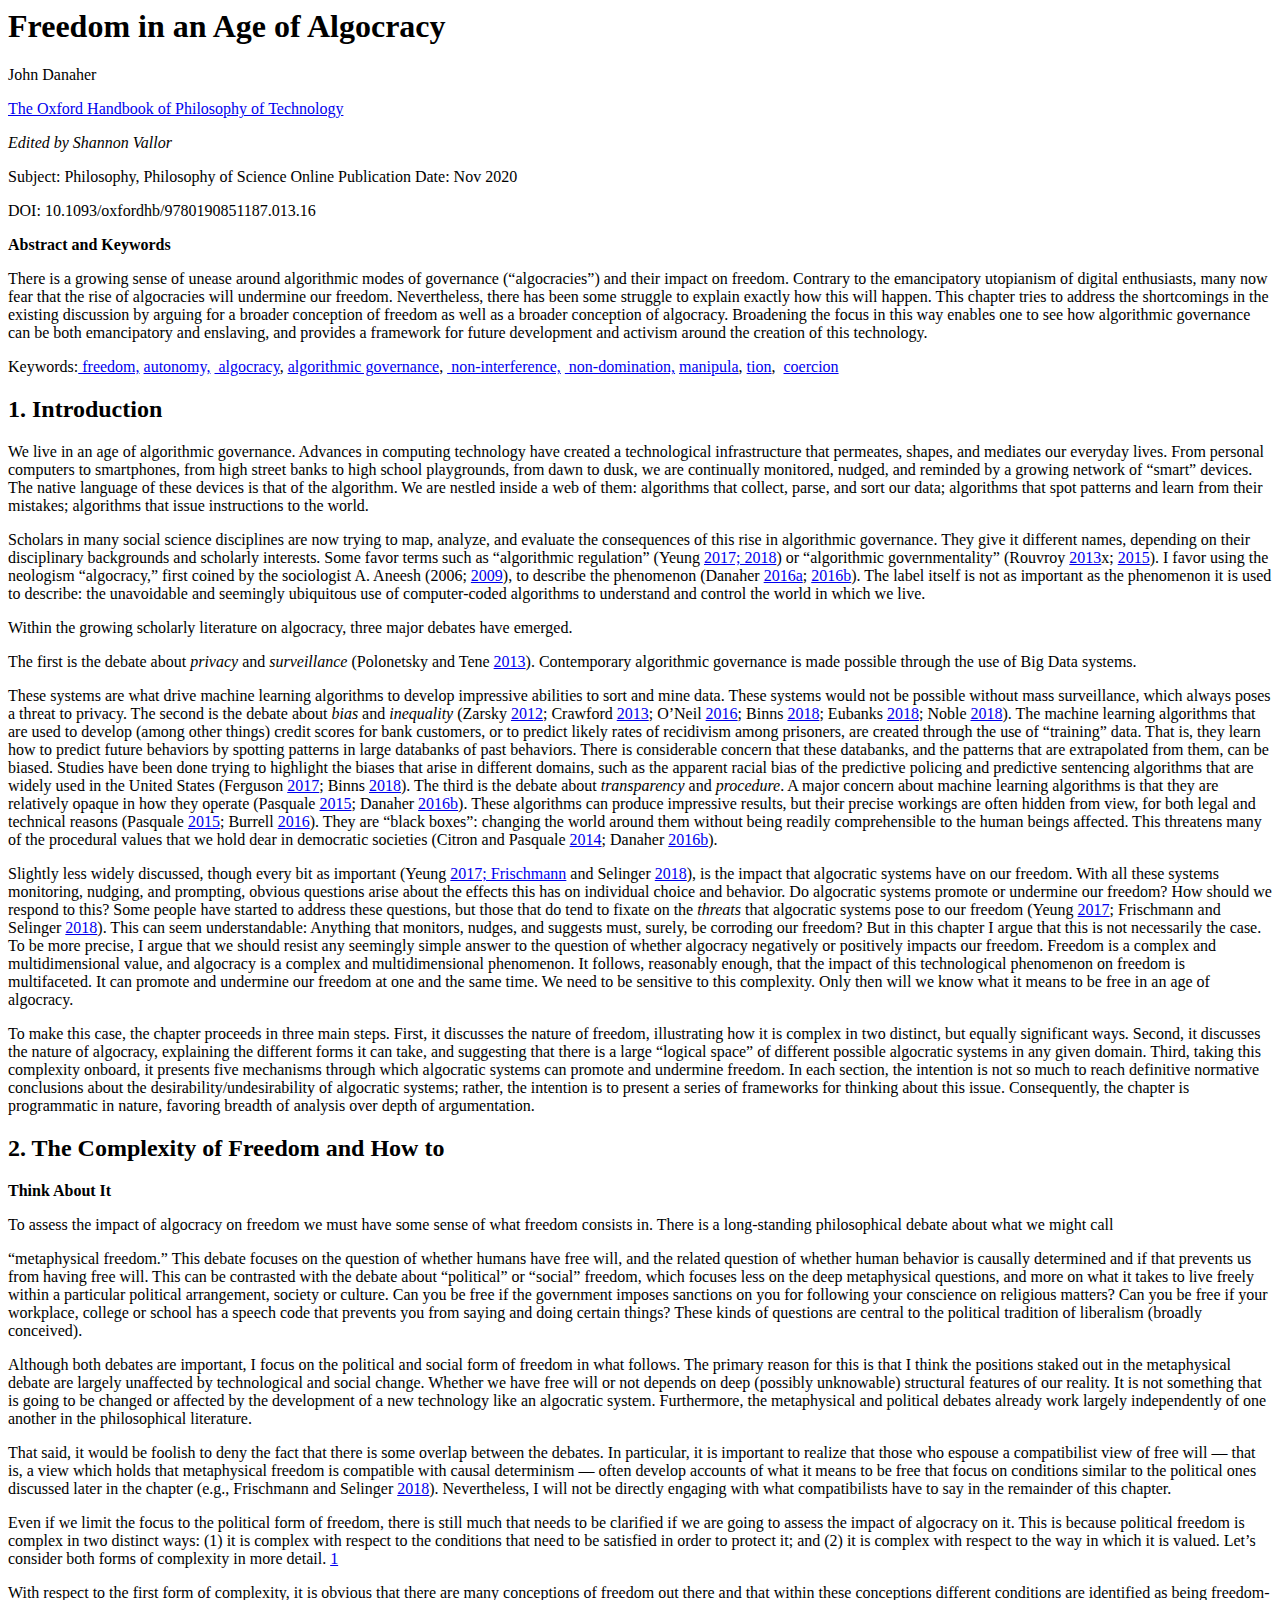
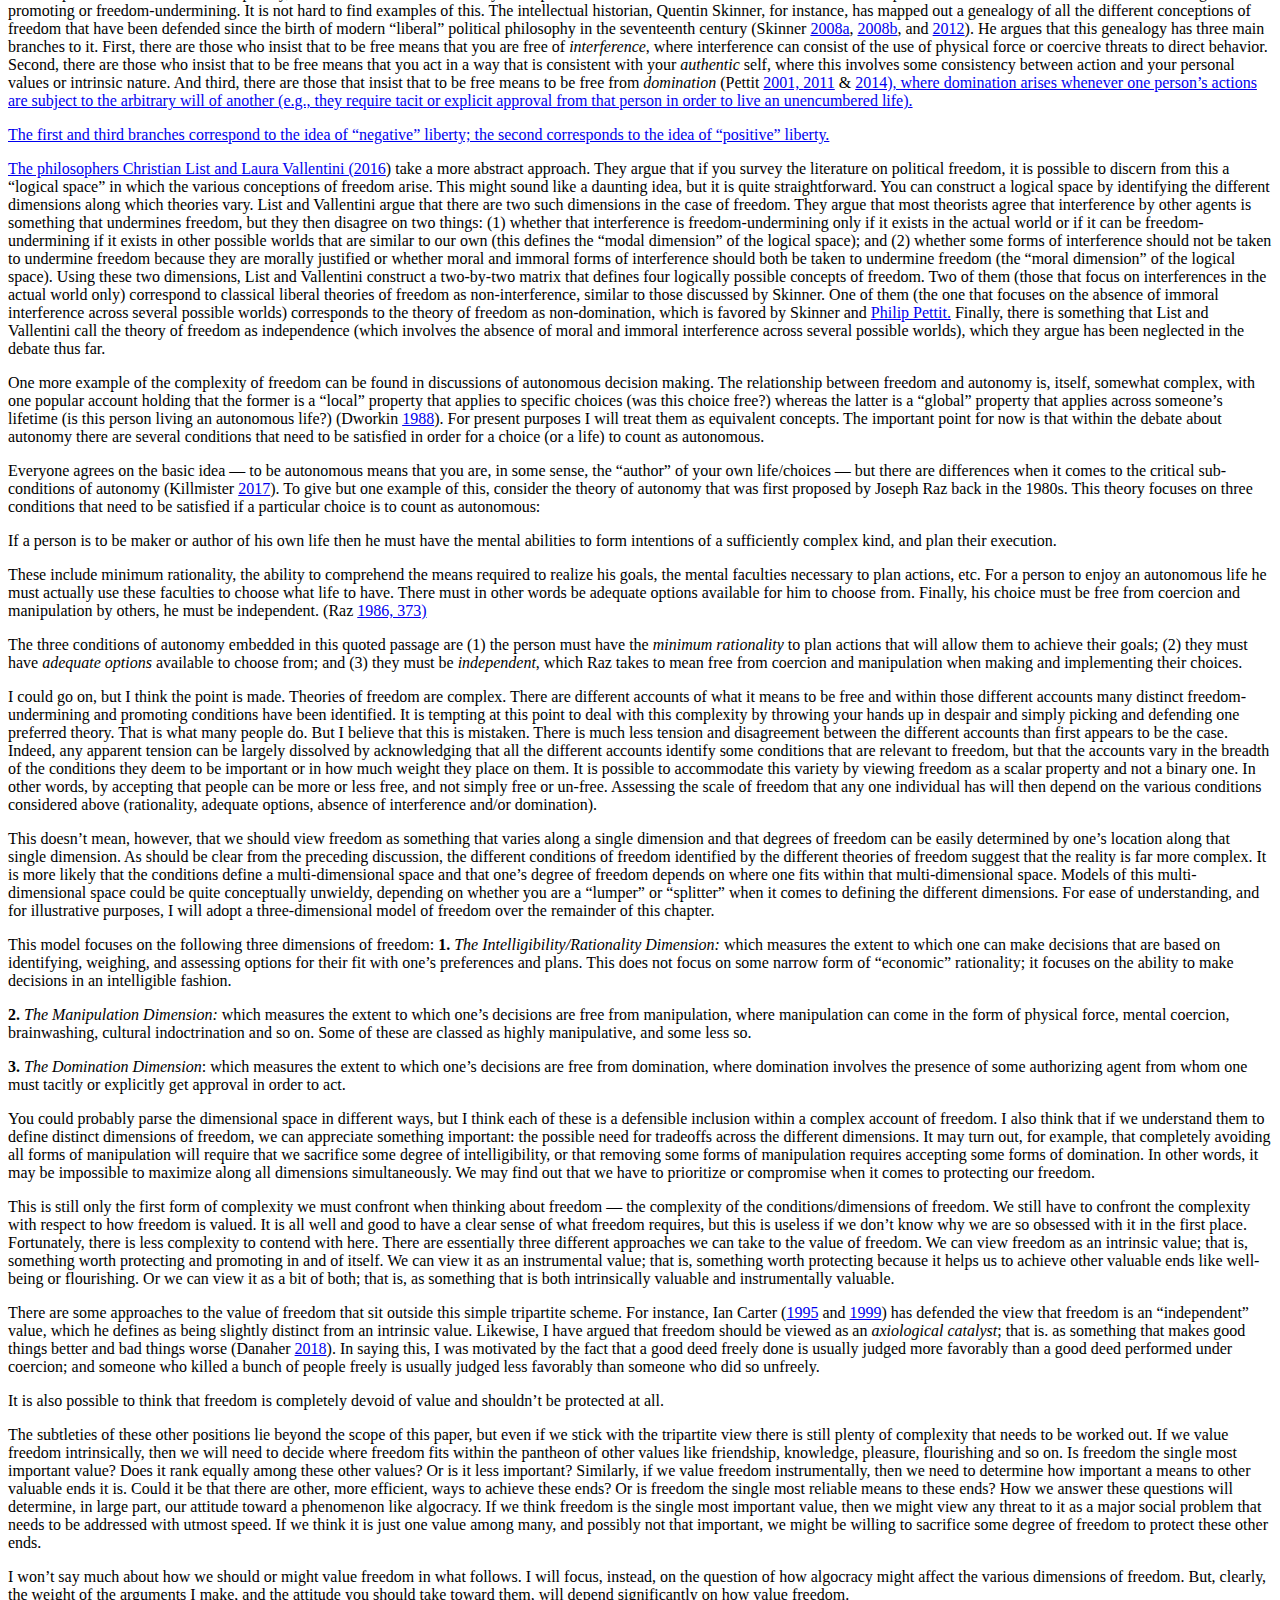
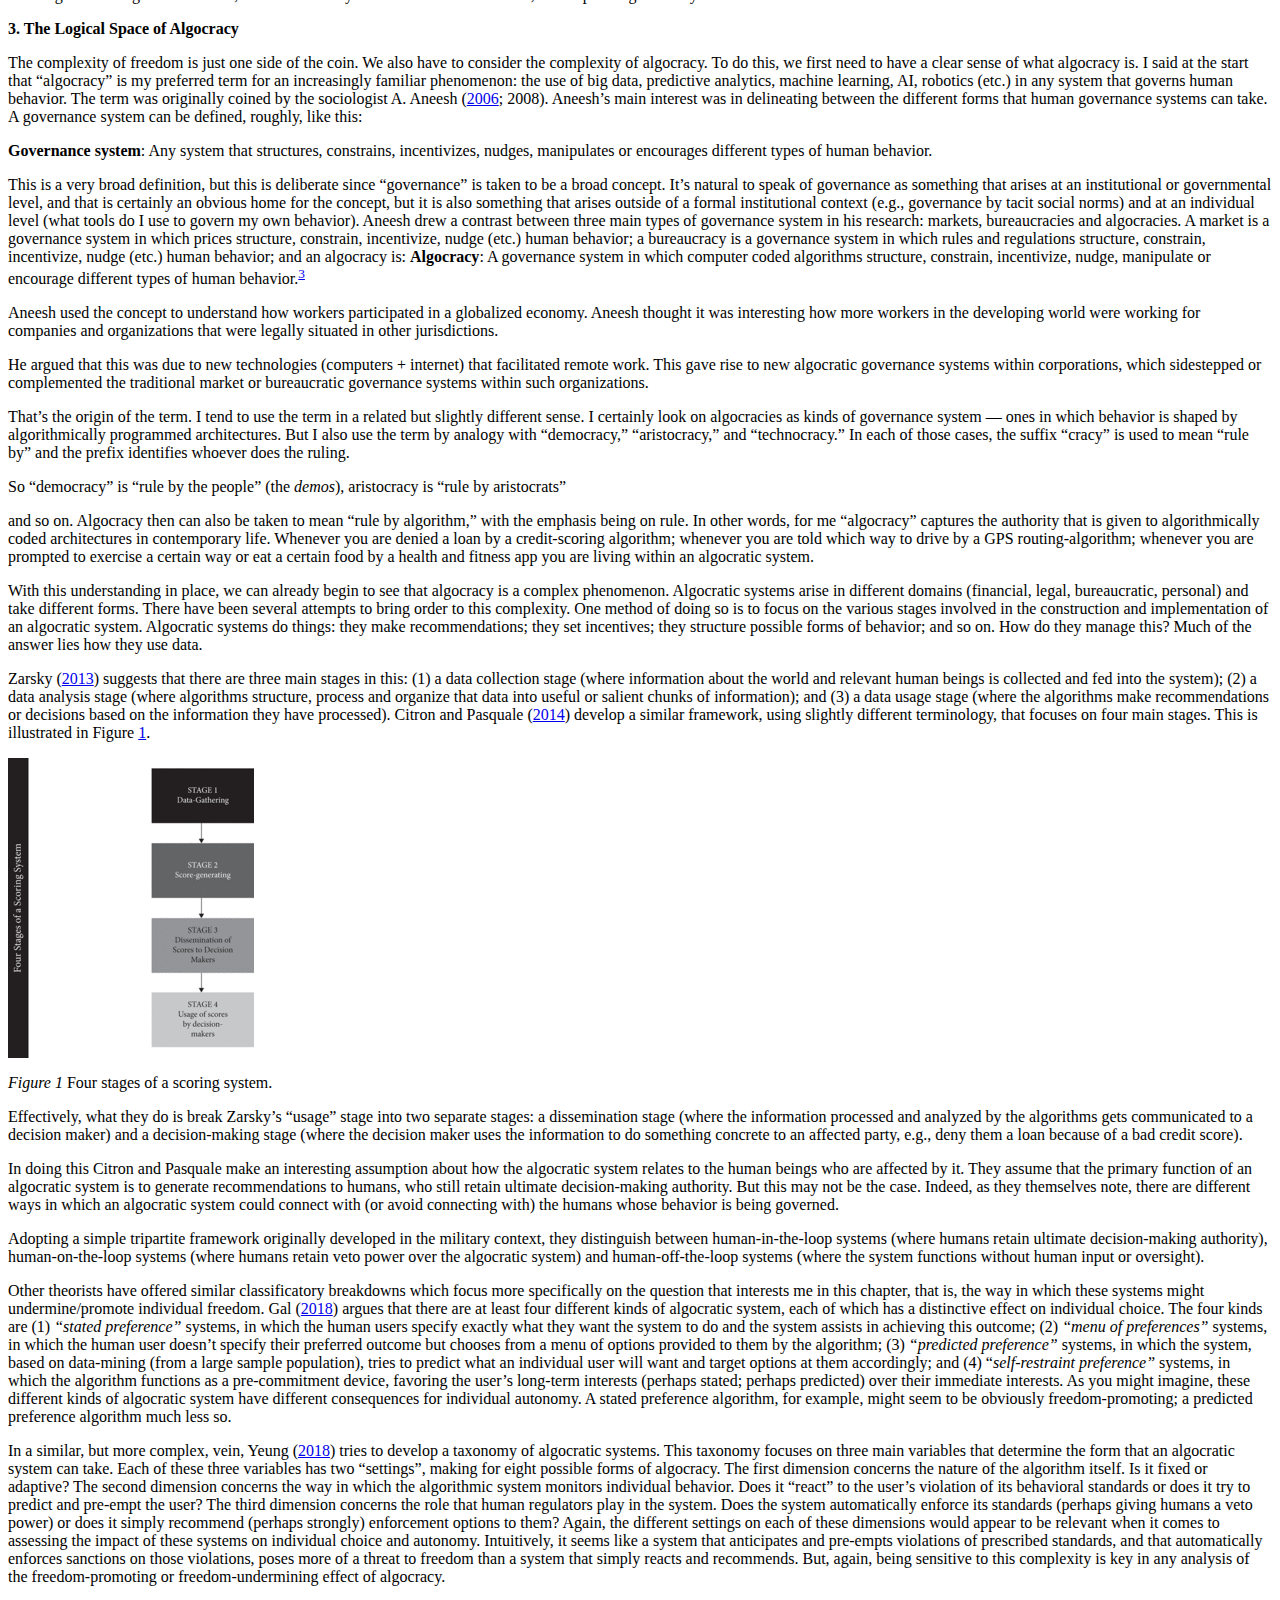
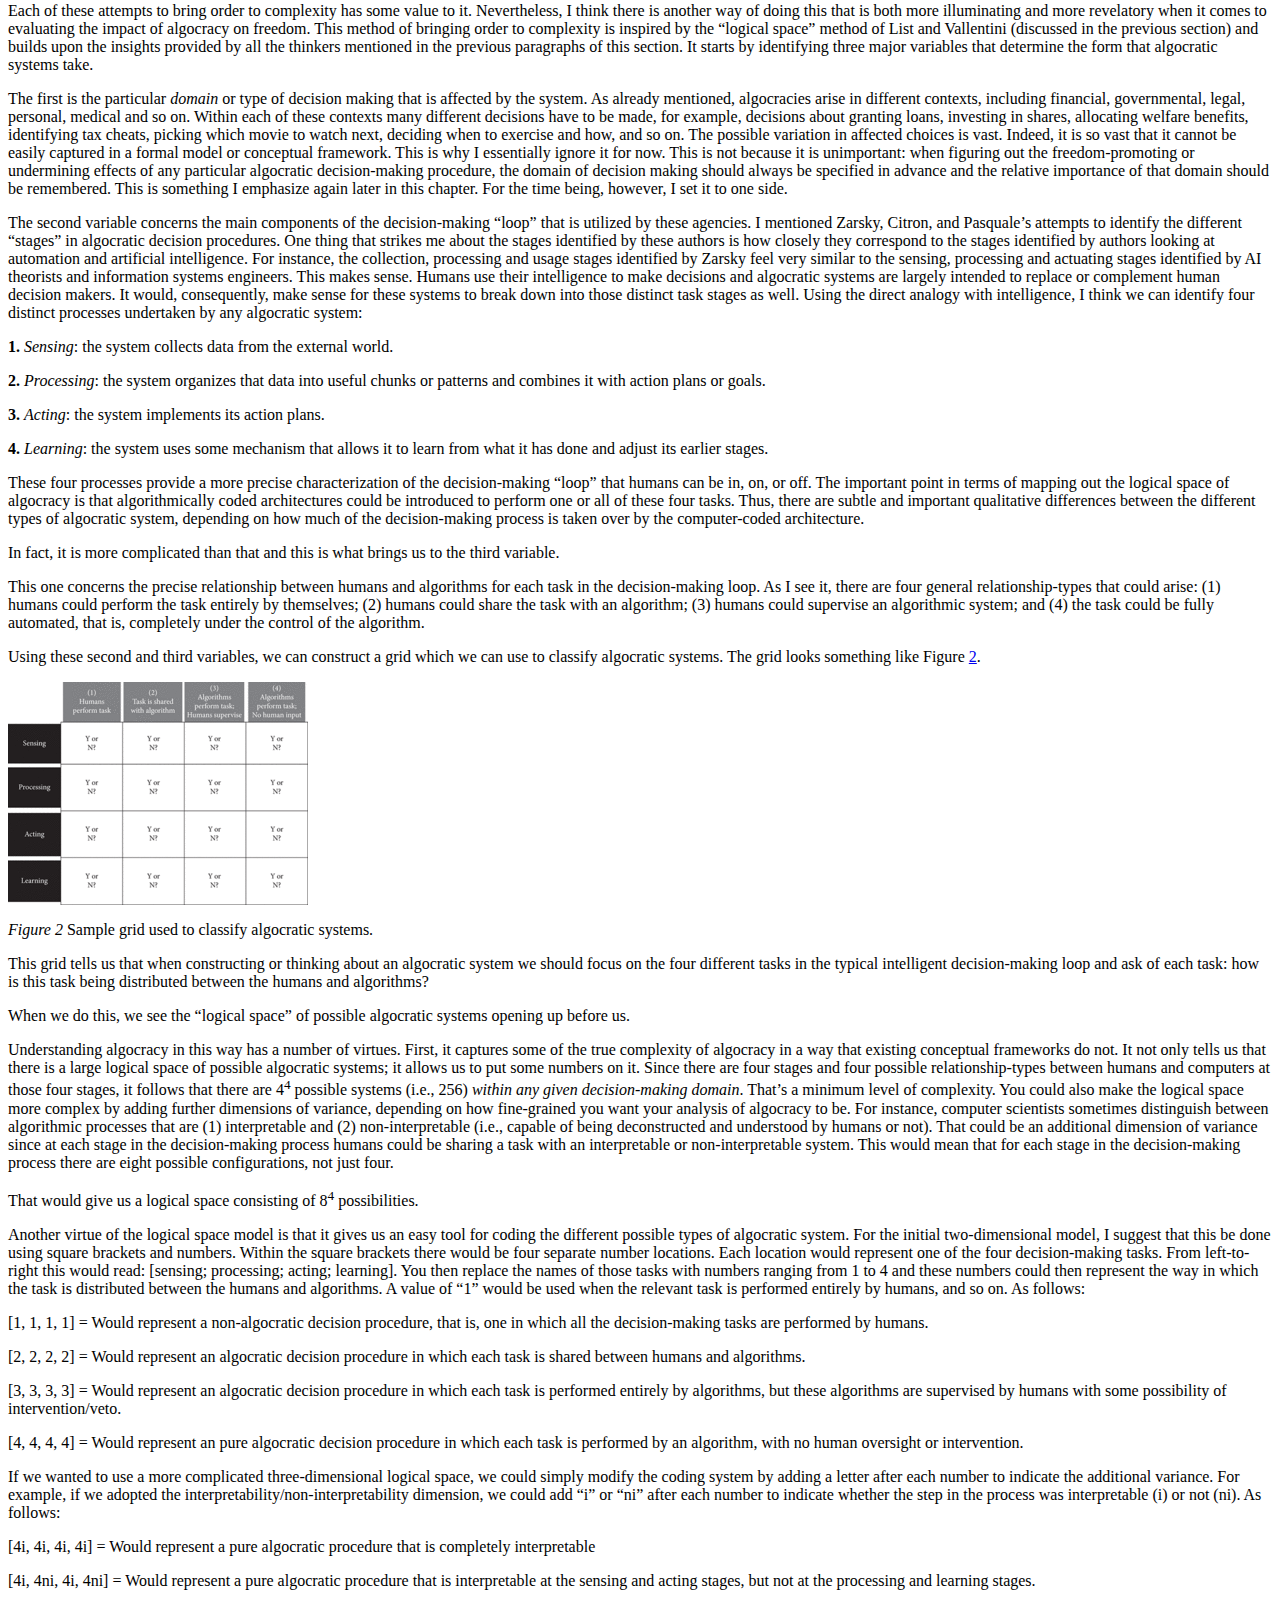
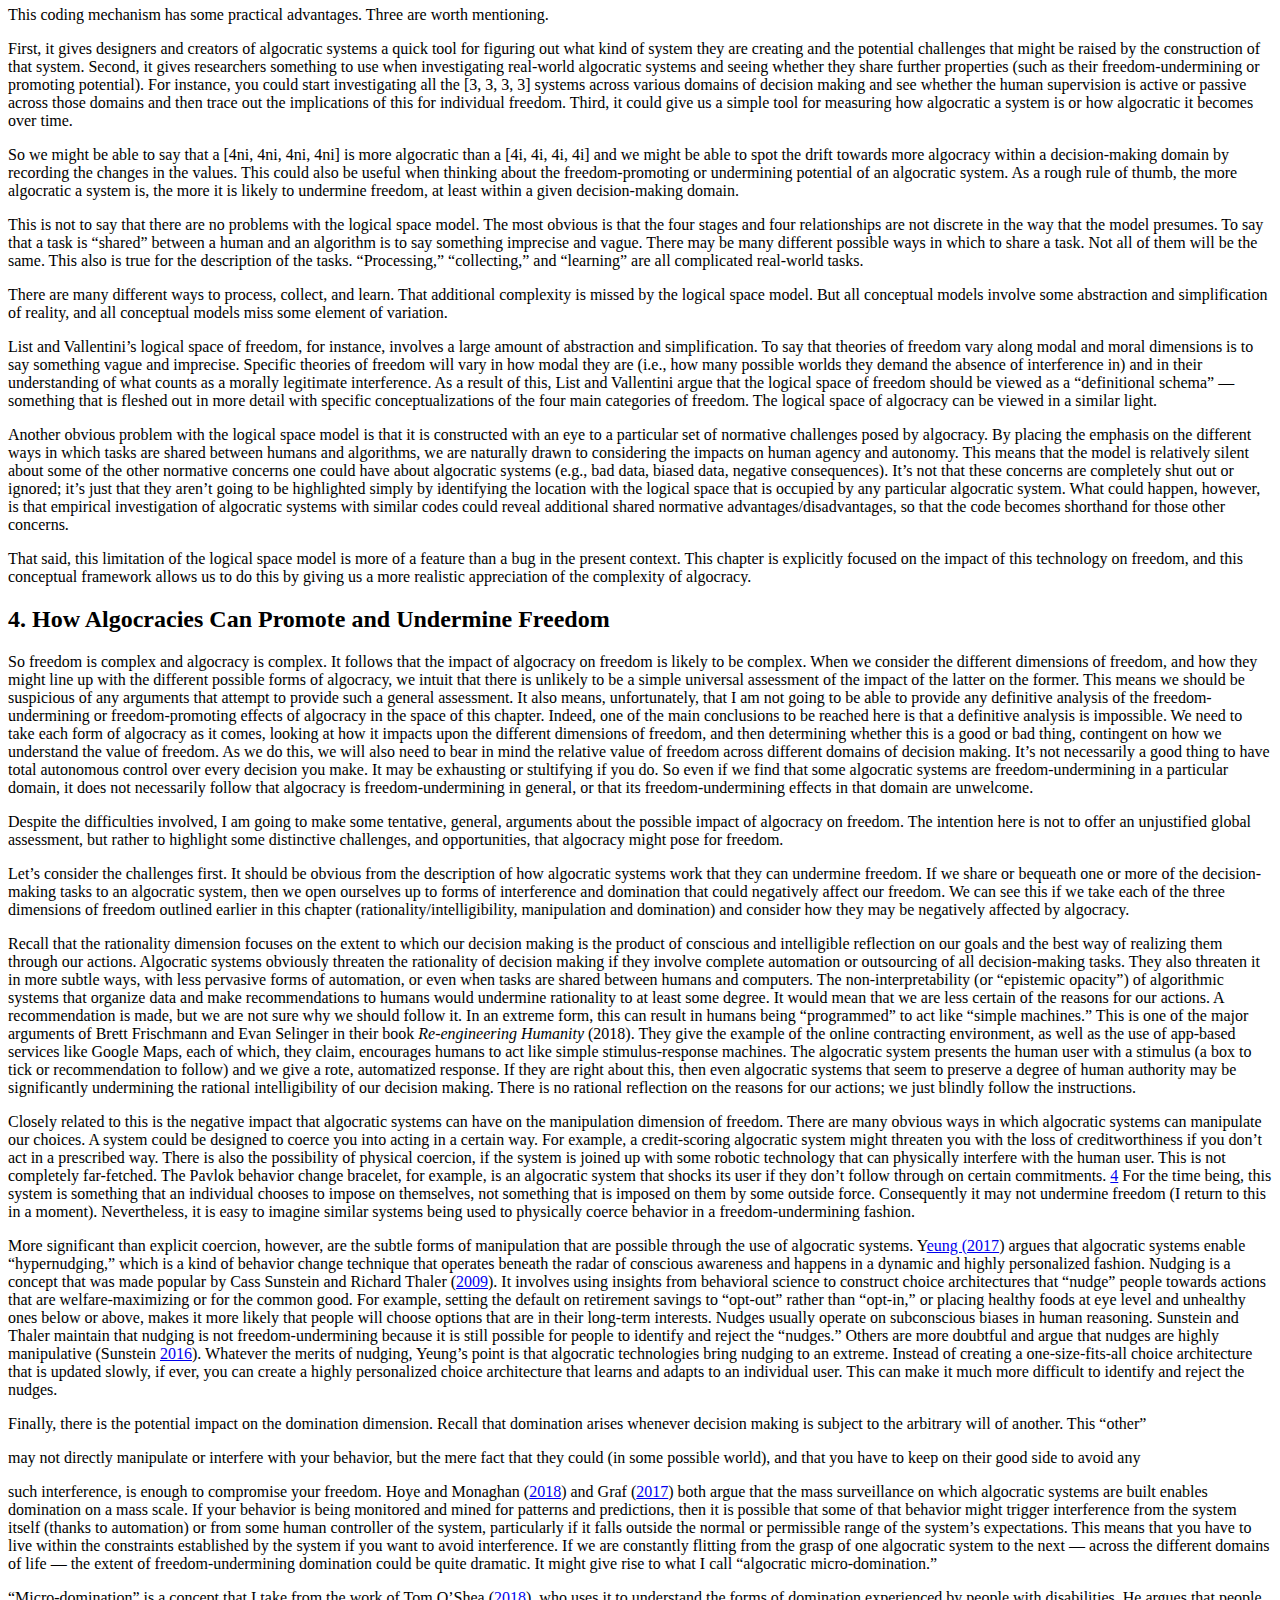
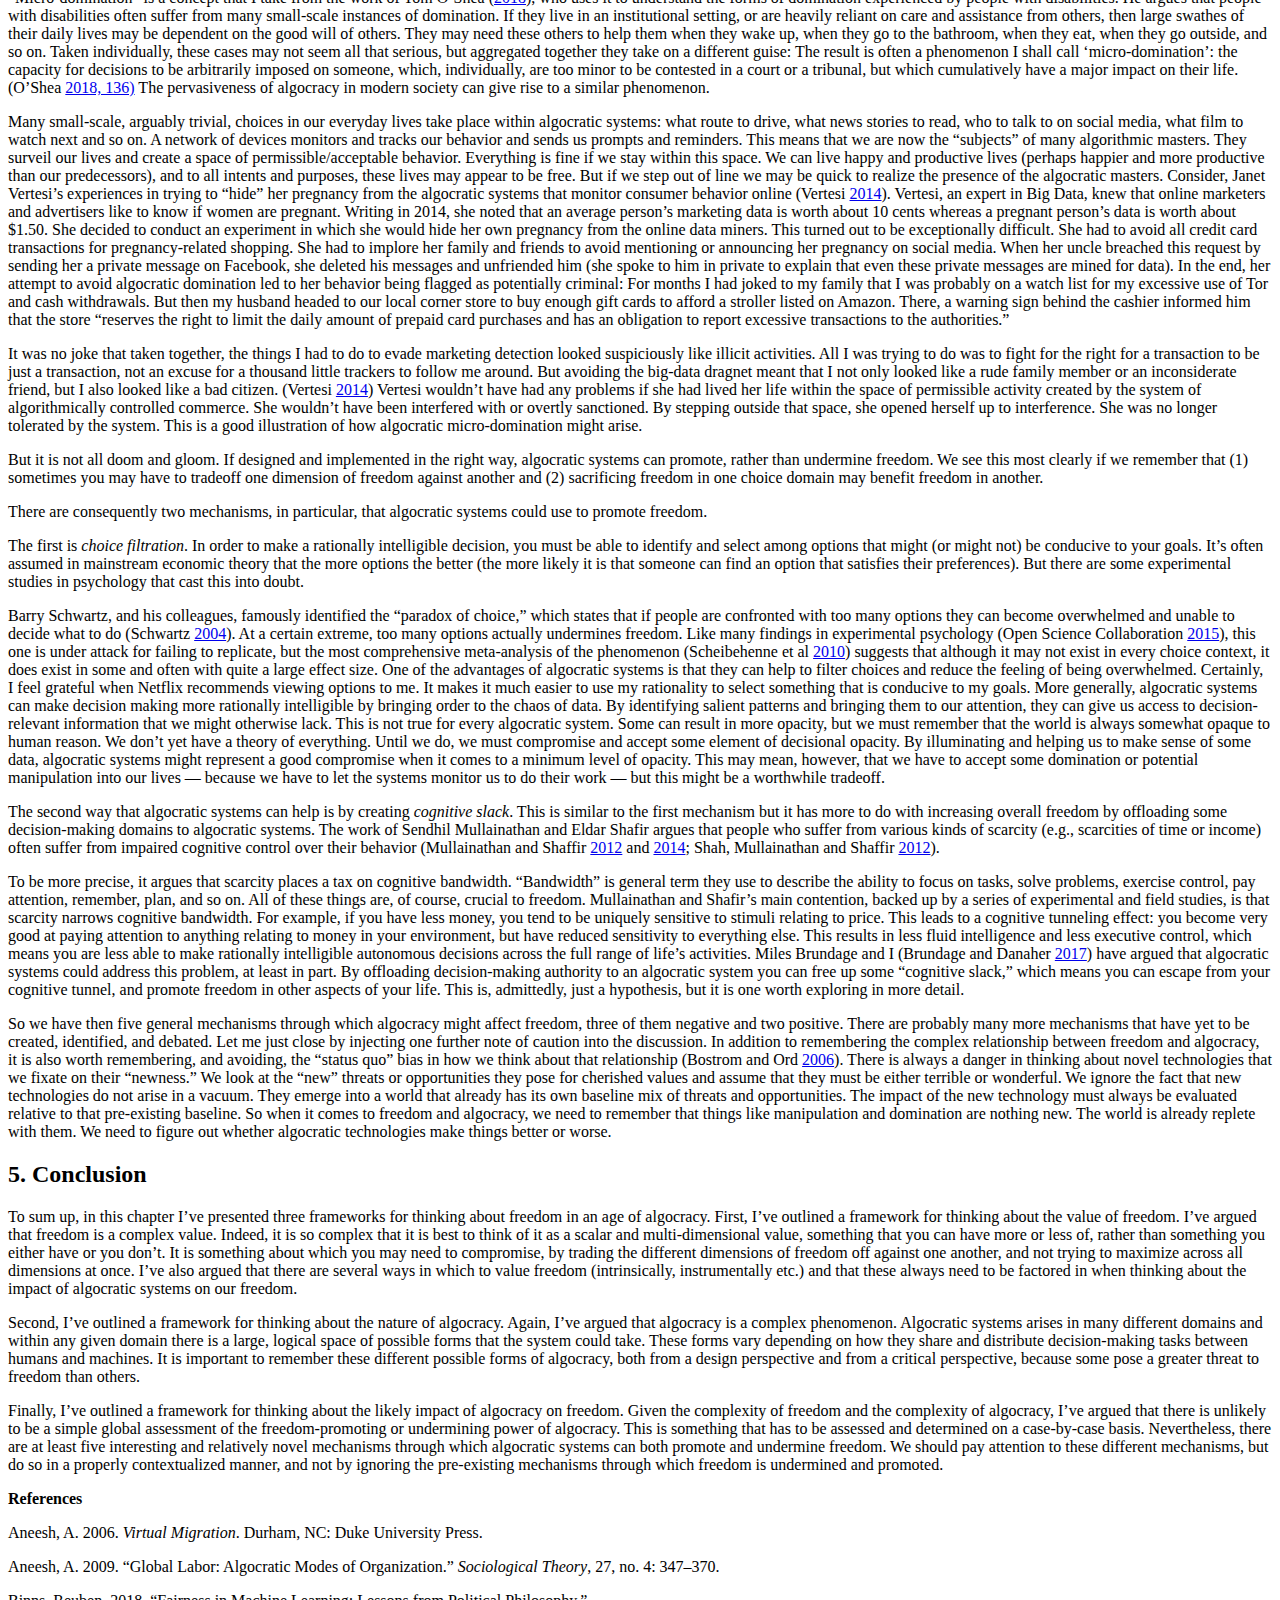
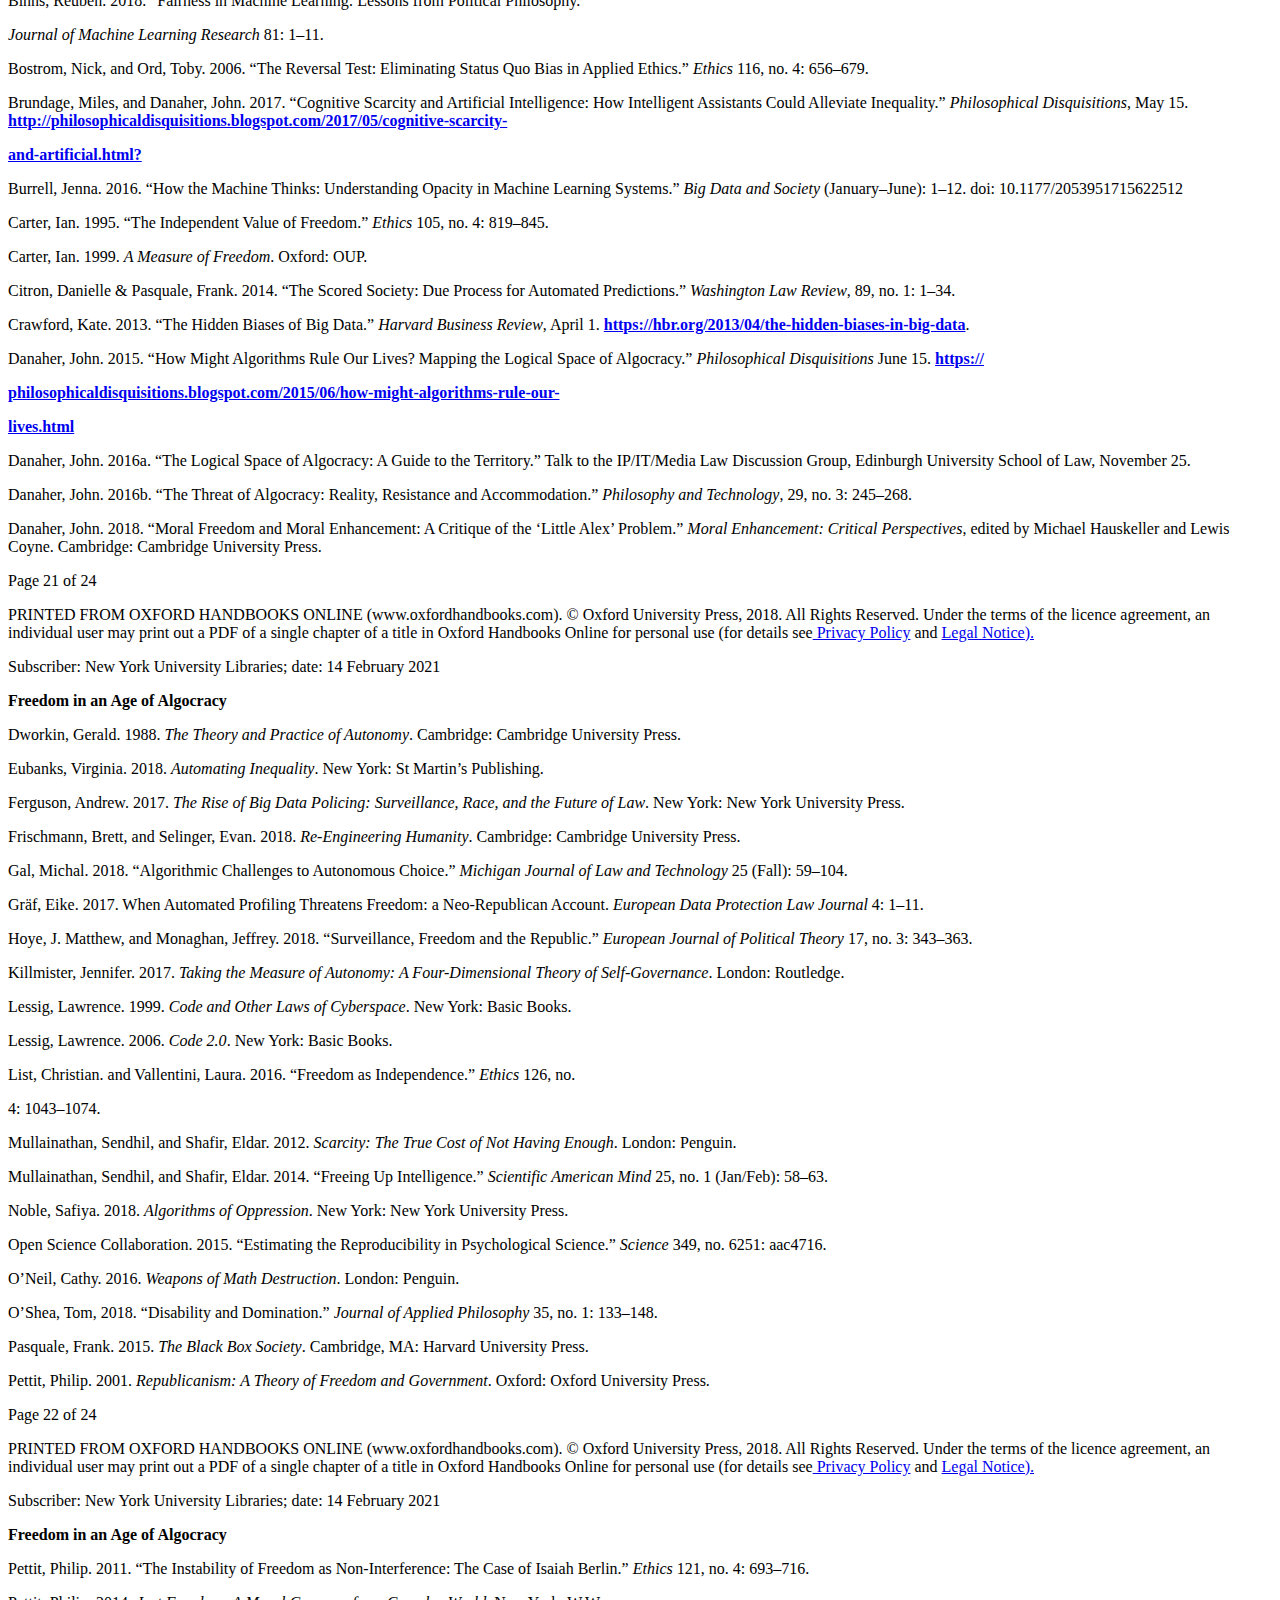
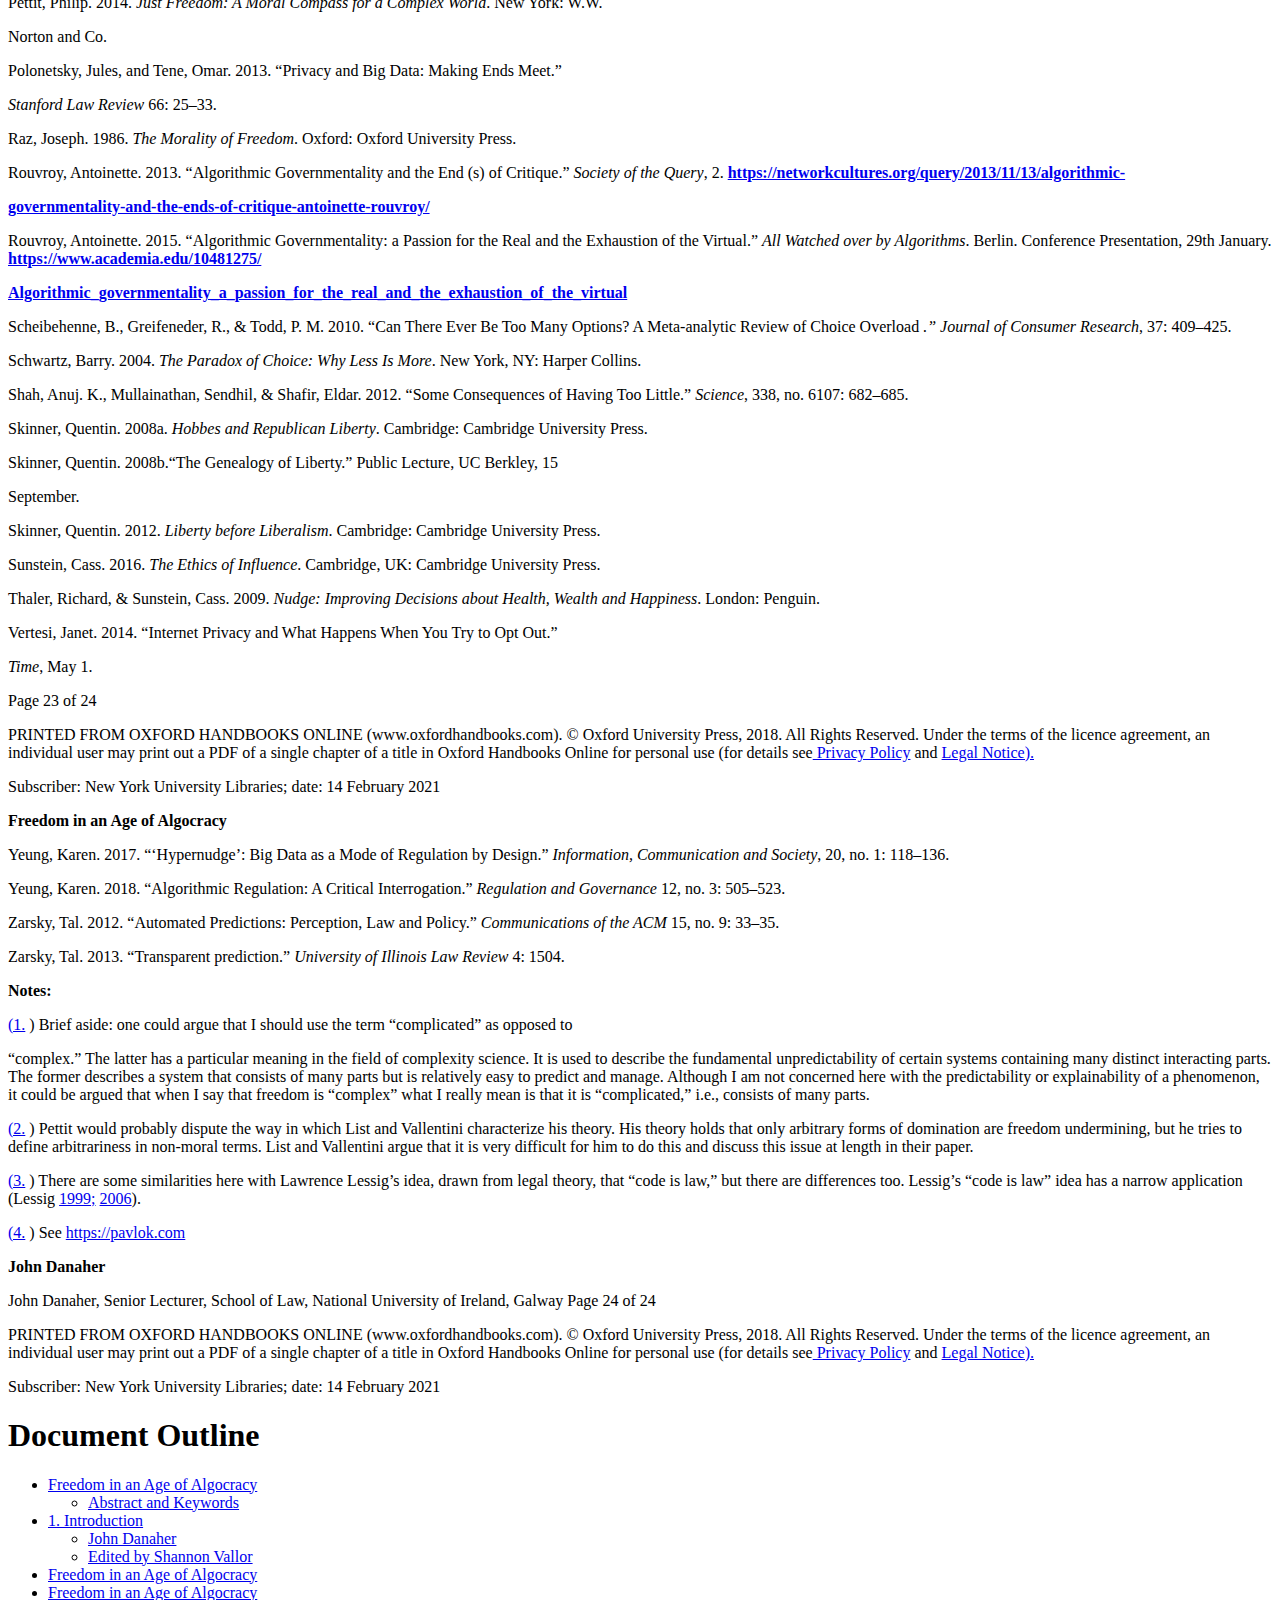
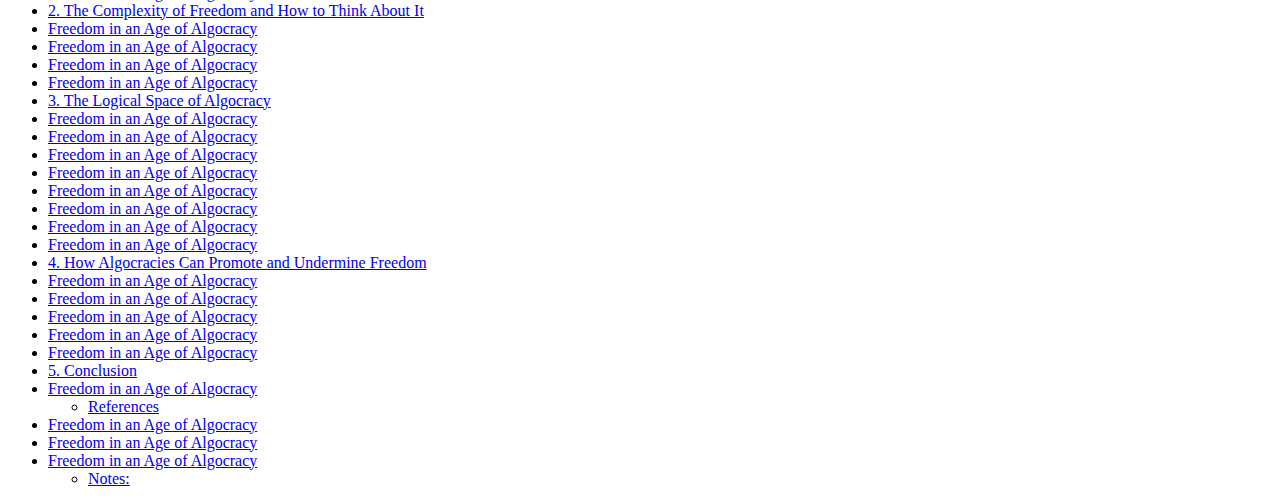
<file: index2.html>
<html>

<head>

<meta content="text/html;charset=utf-8" http-equiv="Content-Type"/>

<title>Freedom in an Age of Algocracy - Oxford Handbooks</title>

</head>

<body>

<div id="babilu_link-0">

<!-- <p class="noindent"><a id="babilu_link-10"></a><img alt="Image 1" src="images/000003.png"/></p> -->


<h1 class="noindent"><b>Freedom in an Age of Algocracy</b></h1>

<p class="noindent">John Danaher</p>

<p class="noindent"><a href="https://www.oxfordhandbooks.com/view/10.1093/oxfordhb/9780190851187.001.0001/oxfordhb-9780190851187">The Oxford Handbook of Philosophy of Technology</a></p>

<p class="noindent"> <i>Edited by Shannon Vallor</i></p>

<p class="noindent">Subject:  Philosophy, Philosophy of Science Online Publication Date:  Nov 2020</p>

<p class="noindent">DOI:  10.1093/oxfordhb/9780190851187.013.16</p>

<p class="noindent"><b>Abstract and Keywords</b></p>

<p class="noindent">There is a growing sense of unease around algorithmic modes of governance (“algocracies”) and their impact on freedom. Contrary to the emancipatory utopianism of digital enthusiasts, many now fear that the rise of algocracies will undermine our freedom. Nevertheless, there has been some struggle to explain exactly how this will happen. This chapter tries to address the shortcomings in the existing discussion by arguing for a broader conception of freedom as well as a broader conception of algocracy. Broadening the focus in this way enables one to see how algorithmic governance can be both emancipatory and enslaving, and provides a framework for future development and activism around the creation of this technology.</p>

<p class="noindent">Keywords:<a href="https://www.oxfordhandbooks.com/search?f_0=keyword&amp;q_0=freedom"> freedom,</a>  <a href="https://www.oxfordhandbooks.com/search?f_0=keyword&amp;q_0=autonomy">autonomy,</a> <a href="https://www.oxfordhandbooks.com/search?f_0=keyword&amp;q_0=algocracy"> algocracy</a>, <a href="https://www.oxfordhandbooks.com/search?f_0=keyword&amp;q_0=algorithmic governance"> algorithmic governance</a>, <a href="https://www.oxfordhandbooks.com/search?f_0=keyword&amp;q_0=non-interference"> non-interference,</a> <a href="https://www.oxfordhandbooks.com/search?f_0=keyword&amp;q_0=non-domination"> non-domination,</a> <a href="https://www.oxfordhandbooks.com/search?f_0=keyword&amp;q_0=manipulation">manipula­</a>, <a href="https://www.oxfordhandbooks.com/search?f_0=keyword&amp;q_0=manipulation">tion</a>,  <a href="https://www.oxfordhandbooks.com/search?f_0=keyword&amp;q_0=coercion">coercion</a></p>

<h2 class="noindent"><b>1. </b> <b>Introduction</b></h2>

<p class="noindent">We live in an age of algorithmic governance. Advances in computing technology have created a technological infrastructure that permeates, shapes, and mediates our everyday lives. From personal computers to smartphones, from high street banks to high school playgrounds, from dawn to dusk, we are continually monitored, nudged, and reminded by a growing network of “smart” devices. The native language of these devices is that of the algorithm. We are nestled inside a web of them: algorithms that collect, parse, and sort our data; algorithms that spot patterns and learn from their mistakes; algorithms that issue instructions to the world.</p>

<p class="noindent">Scholars in many social science disciplines are now trying to map, analyze, and evaluate the consequences of this rise in algorithmic governance. They give it different names, depending on their disciplinary backgrounds and scholarly interests. Some favor terms such as “algorithmic regulation” (Yeung <a href="#babilu_link-1">2017; 2018</a>) or “algorithmic governmentality” (Rouvroy <a href="#babilu_link-2">2013</a>x; <a href="#babilu_link-2">2015</a>). I favor using the neologism “algocracy,” first coined by the sociologist A. Aneesh (2006; <a href="#babilu_link-3">2009</a>), to describe the phenomenon (Danaher <a href="#babilu_link-3">2016a</a>; <a href="#babilu_link-3">2016b</a>). The label itself is not as important as the phenomenon it is used to describe: the unavoidable and seemingly ubiquitous use of computer-coded algorithms to understand and control the world in which we live.</p>

<p class="noindent">Within the growing scholarly literature on algocracy, three major debates have emerged.</p>

<p class="noindent">The first is the debate about  <i>privacy</i> and  <i>surveillance</i> (Polonetsky and Tene <a href="#babilu_link-2">2013</a>). Contemporary algorithmic governance is made possible through the use of Big Data systems.</p>

<p class="noindent">These systems are what drive machine learning algorithms to develop impressive abilities to sort and mine data. These systems would not be possible without mass surveillance, which always poses a threat to privacy. The second is the debate about  <i>bias</i> and  <i>inequality</i> (Zarsky <a href="#babilu_link-1">2012</a>; Crawford <a href="#babilu_link-3">2013</a>; O’Neil <a href="#babilu_link-4">2016</a>; Binns <a href="#babilu_link-3">2018</a>; Eubanks <a href="#babilu_link-4">2018</a>; Noble <a href="#babilu_link-4">2018</a>). The  machine learning algorithms that are used to develop (among other things) credit scores for bank customers, or to predict likely rates of recidivism among prisoners, are created through the use of “training” data. That is, they learn how to predict future behaviors by spotting patterns in large databanks of past behaviors. There is considerable concern that these databanks, and the patterns that are extrapolated from them, can be biased. Studies have been done trying to highlight the biases that arise in different domains, such as the apparent racial bias of the predictive policing and predictive sentencing algorithms that are widely used in the United States (Ferguson <a href="#babilu_link-4">2017</a>; Binns <a href="#babilu_link-3">2018</a>). The third is the debate about  <i>transparency</i> and  <i>procedure</i>. A major concern about machine learning algorithms is that they are relatively opaque in how they operate (Pasquale <a href="#babilu_link-4">2015</a>; Danaher <a href="#babilu_link-3">2016b</a>). These algorithms can produce impressive results, but their precise workings are often hidden from view, for both legal and technical reasons (Pasquale <a href="#babilu_link-4">2015</a>; Burrell <a href="#babilu_link-3">2016</a>). They are “black boxes”: changing the world around them without being readily comprehensible to the human beings affected. This threatens many of the procedural values that we hold dear in democratic societies (Citron and Pasquale <a href="#babilu_link-3">2014</a>; Danaher <a href="#babilu_link-3">2016b</a>).</p>

<p class="noindent">Slightly less widely discussed, though every bit as important (Yeung <a href="#babilu_link-1">2017; Frischmann</a>  and Selinger <a href="#babilu_link-4">2018</a>), is the impact that algocratic systems have on our freedom. With all these systems monitoring, nudging, and prompting, obvious questions arise about the effects this has on individual choice and behavior. Do algocratic systems promote or undermine our freedom? How should we respond to this? Some people have started to address these questions, but those that do tend to fixate on the  <i>threats</i> that algocratic systems pose to our freedom (Yeung <a href="#babilu_link-1">2017</a>; Frischmann and Selinger <a href="#babilu_link-4">2018</a>). This can seem understandable: Anything that monitors, nudges, and suggests must, surely, be corroding our freedom? But in this chapter I argue that this is not necessarily the case. To be more precise, I argue that we should resist any seemingly simple answer to the question of whether algocracy negatively or positively impacts our freedom. Freedom is a complex and multidimensional value, and algocracy is a complex and multidimensional phenomenon. It follows, reasonably enough, that the impact of this technological phenomenon on freedom is multifaceted. It can promote and undermine our freedom at one and the same time. We need to be sensitive to this complexity. Only then will we know what it means to be free in an age of algocracy.</p>

<p class="noindent">To make this case, the chapter proceeds in three main steps. First, it discusses the nature of freedom, illustrating how it is complex in two distinct, but equally significant ways. Second, it discusses the nature of algocracy, explaining the different forms it can take, and suggesting that there is a large “logical space” of different possible algocratic systems in any given domain. Third, taking this complexity onboard, it presents five mechanisms through which algocratic systems can promote and undermine freedom. In each section, the intention is not so much to reach definitive normative conclusions about the desirability/undesirability of algocratic systems; rather, the intention is to present a series of frameworks for thinking about this issue. Consequently, the chapter is programmatic in nature, favoring breadth of analysis over depth of argumentation.</p>

<h2 class="noindent"><b>2. </b> <b>The Complexity of Freedom and How to </b></h2>

<p class="noindent"><b>Think About It</b></p>

<p class="noindent">To assess the impact of algocracy on freedom we must have some sense of what freedom consists in. There is a long-standing philosophical debate about what we might call </p>

<p class="noindent">“metaphysical freedom.” This debate focuses on the question of whether humans have free will, and the related question of whether human behavior is causally determined and if that prevents us from having free will. This can be contrasted with the debate about “political” or “social” freedom, which focuses less on the deep metaphysical questions, and more on what it takes to live freely within a particular political arrangement, society or culture. Can you be free if the government imposes sanctions on you for following your conscience on religious matters? Can you be free if your workplace, college or school has a speech code that prevents you from saying and doing certain things? These kinds of questions are central to the political tradition of liberalism (broadly conceived).</p>

<p class="noindent">Although both debates are important, I focus on the political and social form of freedom in what follows. The primary reason for this is that I think the positions staked out in the metaphysical debate are largely unaffected by technological and social change. Whether we have free will or not depends on deep (possibly unknowable) structural features of our reality. It is not something that is going to be changed or affected by the development of a new technology like an algocratic system. Furthermore, the metaphysical and political debates already work largely independently of one another in the philosophical literature.</p>

<p class="noindent">That said, it would be foolish to deny the fact that there is some overlap between the debates. In particular, it is important to realize that those who espouse a compatibilist view of free will — that is, a view which holds that metaphysical freedom is compatible with causal determinism — often develop accounts of what it means to be free that focus on conditions similar to the political ones discussed later in the chapter (e.g., Frischmann and Selinger <a href="#babilu_link-4">2018</a>). Nevertheless, I will not be directly engaging with what compatibilists have to say in the remainder of this chapter.</p>

<p class="noindent">Even if we limit the focus to the political form of freedom, there is still much that needs to be clarified if we are going to assess the impact of algocracy on it. This is because political freedom is complex in two distinct ways: (1) it is complex with respect to the conditions that need to be satisfied in order to protect it; and (2) it is complex with respect to the way in which it is valued. Let’s consider both forms of complexity in more detail. <a href="#babilu_link-1">1</a></p>

<p class="noindent">With respect to the first form of complexity, it is obvious that there are many conceptions of freedom out there and that within these conceptions different conditions are identified as being freedom-promoting or freedom-undermining. It is not hard to find examples of this. The intellectual historian, Quentin Skinner, for instance, has mapped out a genealogy of all the different conceptions of freedom that have been defended since the birth of modern “liberal” political philosophy in the seventeenth century (Skinner <a href="#babilu_link-2">2008a</a>,  <a href="#babilu_link-2">2008b</a>, and <a href="#babilu_link-2">2012</a>). He argues that this genealogy has three main branches to it. First, there are those who insist that to be free means that you are free of  <i>interference</i>, where interference can consist of the use of physical force or coercive threats to direct behavior. Second, there are those who insist that to be free means that you act in a way that is consistent with your  <i>authentic</i> self, where this involves some consistency between action and your personal values or intrinsic nature. And third, there are those that insist that to be free means to be free from  <i>domination</i> (Pettit <a href="#babilu_link-4">2001, <a href="#babilu_link-2">2011</a> &amp; <a href="#babilu_link-2">2014), where domination arises whenever one person’s actions are subject to the arbitrary will of another (e.g., they require tacit or explicit approval from that person in order to live an unencumbered life).</p>

<p class="noindent">The first and third branches correspond to the idea of “negative” liberty; the second corresponds to the idea of “positive” liberty.</p>

<p class="noindent">The philosophers Christian List and Laura Vallentini (<a href="#babilu_link-4">2016</a>) take a more abstract approach. They argue that if you survey the literature on political freedom, it is possible to discern from this a “logical space” in which the various conceptions of freedom arise. This might sound like a daunting idea, but it is quite straightforward. You can construct a logical space by identifying the different dimensions along which theories vary. List and Vallentini argue that there are two such dimensions in the case of freedom. They argue that most theorists agree that interference by other agents is something that undermines freedom, but they then disagree on two things: (1) whether that interference is freedom-undermining only if it exists in the actual world or if it can be freedom-undermining if it exists in other possible worlds that are similar to our own (this defines the “modal dimension” of the logical space); and (2) whether some forms of interference should not be taken to undermine freedom because they are morally justified or whether moral and immoral forms of interference should both be taken to undermine freedom (the “moral dimension” of the logical space). Using these two dimensions, List and Vallentini construct a two-by-two matrix that defines four logically possible concepts of freedom. Two of them (those that focus on interferences in the actual world only) correspond to classical liberal theories of freedom as non-interference, similar to those discussed by Skinner. One of them (the one that focuses on the absence of immoral interference across several possible worlds) corresponds to the theory of freedom as non-domination, which is favored by Skinner and <a href="#babilu_link-1">Philip Pettit.</a> Finally, there is something that List and Vallentini call the theory of freedom as independence (which involves the absence of moral and immoral interference across several possible worlds), which they argue has been neglected in the debate thus far.</p>

<p class="noindent">One more example of the complexity of freedom can be found in discussions of autonomous decision making. The relationship between freedom and autonomy is, itself, somewhat complex, with one popular account holding that the former is a “local” property that applies to specific choices (was this choice free?) whereas the latter is a “global” property that applies across someone’s lifetime (is this person living an autonomous life?) (Dworkin <a href="#babilu_link-4">1988</a>). For present purposes I will treat them as equivalent concepts. The important point for now is that within the debate about autonomy there are several conditions that need to be satisfied in order for a choice (or a life) to count as autonomous.</p>

<p class="noindent">Everyone agrees on the basic idea — to be autonomous means that you are, in some sense, the “author” of your own life/choices — but there are differences when it comes to the critical sub-conditions of autonomy (Killmister <a href="#babilu_link-4">2017</a>). To give but one example of this, consider the theory of autonomy that was first proposed by Joseph Raz back in the 1980s. This theory focuses on three conditions that need to be satisfied if a particular choice is to count as autonomous:</p>

<p class="indent">If a person is to be maker or author of his own life then he must have the mental abilities to form intentions of a sufficiently complex kind, and plan their execution.</p>

<p class="noindent">These include minimum rationality, the ability to comprehend the means required to realize his goals, the mental faculties necessary to plan actions, etc. For a person to enjoy an autonomous life he must actually use these faculties to choose what life to have. There must in other words be adequate options available for him to choose from. Finally, his choice must be free from coercion and manipulation by others, he must be independent. (Raz <a href="#babilu_link-2">1986, 373)</a></p>

<p class="noindent">The three conditions of autonomy embedded in this quoted passage are (1) the person must have the  <i>minimum rationality</i> to plan actions that will allow them to achieve their goals; (2) they must have  <i>adequate options</i> available to choose from; and (3) they must be <i>independent</i>, which Raz takes to mean free from coercion and manipulation when making and implementing their choices.</p>

<p class="noindent">I could go on, but I think the point is made. Theories of freedom are complex. There are different accounts of what it means to be free and within those different accounts many distinct freedom-undermining and promoting conditions have been identified. It is tempting at this point to deal with this complexity by throwing your hands up in despair and simply picking and defending one preferred theory. That is what many people do. But I believe that this is mistaken. There is much less tension and disagreement between the different accounts than first appears to be the case. Indeed, any apparent tension can be largely dissolved by acknowledging that all the different accounts identify some conditions that are relevant to freedom, but that the accounts vary in the breadth of the conditions they deem to be important or in how much weight they place on them. It is possible to accommodate this variety by viewing freedom as a scalar property and not a binary one. In other words, by accepting that people can be more or less free, and not simply free or un-free. Assessing the scale of freedom that any one individual has will then depend on the various conditions considered above (rationality, adequate options, absence of interference and/or domination).</p>

<p class="noindent">This doesn’t mean, however, that we should view freedom as something that varies along a single dimension and that degrees of freedom can be easily determined by one’s location along that single dimension. As should be clear from the preceding discussion, the different conditions of freedom identified by the different theories of freedom suggest that the reality is far more complex. It is more likely that the conditions define a multi-dimensional space and that one’s degree of freedom depends on where one fits within that multi-dimensional space. Models of this multi-dimensional space could be quite conceptually unwieldy, depending on whether you are a “lumper” or “splitter” when it comes to defining the different dimensions. For ease of understanding, and for illustrative purposes, I will adopt a three-dimensional model of freedom over the remainder of this chapter.</p>

<p class="noindent">This model focuses on the following three dimensions of freedom: <b>1. </b> <i>The Intelligibility/Rationality Dimension:</i> which measures the extent to which one can make decisions that are based on identifying, weighing, and assessing options for their fit with one’s preferences and plans. This does not focus on some narrow form of “economic” rationality; it focuses on the ability to make decisions in an intelligible fashion.</p>

<p class="noindent"><b>2. </b> <i>The Manipulation Dimension:</i> which measures the extent to which one’s decisions are free from manipulation, where manipulation can come in the form of physical force, mental coercion, brainwashing, cultural indoctrination and so on. Some of these are classed as highly manipulative, and some less so.</p>

<p class="noindent"><b>3. </b> <i>The Domination Dimension</i>: which measures the extent to which one’s decisions are free from domination, where domination involves the presence of some authorizing agent from whom one must tacitly or explicitly get approval in order to act.</p>

<p class="noindent">You could probably parse the dimensional space in different ways, but I think each of these is a defensible inclusion within a complex account of freedom. I also think that if we understand them to define distinct dimensions of freedom, we can appreciate something important: the possible need for tradeoffs across the different dimensions. It may turn out, for example, that completely avoiding all forms of manipulation will require that we sacrifice some degree of intelligibility, or that removing some forms of manipulation requires accepting some forms of domination. In other words, it may be impossible to maximize along all dimensions simultaneously. We may find out that we have to prioritize or compromise when it comes to protecting our freedom.</p>

<p class="noindent">This is still only the first form of complexity we must confront when thinking about freedom — the complexity of the conditions/dimensions of freedom. We still have to confront the complexity with respect to how freedom is valued. It is all well and good to have a clear sense of what freedom requires, but this is useless if we don’t know why we are so obsessed with it in the first place. Fortunately, there is less complexity to contend with here. There are essentially three different approaches we can take to the value of freedom. We can view freedom as an intrinsic value; that is, something worth protecting and promoting in and of itself. We can view it as an instrumental value; that is, something worth protecting because it helps us to achieve other valuable ends like well-being or flourishing. Or we can view it as a bit of both; that is, as something that is both intrinsically valuable and instrumentally valuable.</p>

<p class="noindent">There are some approaches to the value of freedom that sit outside this simple tripartite scheme. For instance, Ian Carter (<a href="#babilu_link-3">1995</a> and <a href="#babilu_link-3">1999</a>) has defended the view that freedom is an “independent” value, which he defines as being slightly distinct from an intrinsic value. Likewise, I have argued that freedom should be viewed as an <i>axiological catalyst</i>; that is. as something that makes good things better and bad things worse (Danaher <a href="#babilu_link-3">2018</a>). In saying this, I was motivated by the fact that a good deed freely done is usually judged more favorably than a good deed performed under coercion; and someone who killed a bunch of people freely is usually judged less favorably than someone who did so unfreely.</p>

<p class="noindent">It is also possible to think that freedom is completely devoid of value and shouldn’t be protected at all.</p>

<p class="noindent">The subtleties of these other positions lie beyond the scope of this paper, but even if we stick with the tripartite view there is still plenty of complexity that needs to be worked out. If we value freedom intrinsically, then we will need to decide where freedom fits within the pantheon of other values like friendship, knowledge, pleasure, flourishing and so on. Is freedom the single most important value? Does it rank equally among these other values? Or is it less important? Similarly, if we value freedom instrumentally, then we need to determine how important a means to other valuable ends it is. Could it be that there are other, more efficient, ways to achieve these ends? Or is freedom the single most reliable means to these ends? How we answer these questions will determine, in large part, our attitude toward a phenomenon like algocracy. If we think freedom is the single most important value, then we might view any threat to it as a major social problem that needs to be addressed with utmost speed. If we think it is just one value among many, and possibly not that important, we might be willing to sacrifice some degree of freedom to protect these other ends.</p>

<p class="noindent">I won’t say much about how we should or might value freedom in what follows. I will focus, instead, on the question of how algocracy might affect the various dimensions of freedom. But, clearly, the weight of the arguments I make, and the attitude you should take toward them, will depend significantly on how value freedom.</p>

<p class="noindent"><b>3. </b> <b>The Logical Space of Algocracy</b></p>

<p class="noindent">The complexity of freedom is just one side of the coin. We also have to consider the complexity of algocracy. To do this, we first need to have a clear sense of what algocracy is. I said at the start that “algocracy” is my preferred term for an increasingly familiar phenomenon: the use of big data, predictive analytics, machine learning, AI, robotics (etc.) in any system that governs human behavior. The term was originally coined by the sociolo­gist A. Aneesh (<a href="#babilu_link-3">2006</a>; 2008). Aneesh’s main interest was in delineating between the dif­ferent forms that human governance systems can take. A governance system can be defined, roughly, like this: </p>
  
  <p class="indent"><b>Governance system</b>: Any system that structures, constrains, incentivizes, nudges, manipulates or encourages different types of human behavior.</p>

<p class="noindent">This is a very broad definition, but this is deliberate since “governance” is taken to be a broad concept. It’s natural to speak of governance as something that arises at an institutional or governmental level, and that is certainly an obvious home for the concept, but it is also something that arises outside of a formal institutional context (e.g., governance by tacit social norms) and at an individual level (what tools do I use to govern my own behavior). Aneesh drew a contrast between three main types of governance system in his research: markets, bureaucracies and algocracies. A market is a governance system in which prices structure, constrain, incentivize, nudge (etc.) human behavior; a bureaucracy is a governance system in which rules and regulations structure, constrain, incentivize, nudge (etc.) human behavior; and an algocracy is: <b>Algocracy</b>: A governance system in which computer coded algorithms structure, constrain, incentivize, nudge, manipulate or encourage different types of human behavior.<sup><a href="#babilu_link-1">3</a></sup></p>

<p class="noindent">Aneesh used the concept to understand how workers participated in a globalized economy. Aneesh thought it was interesting how more workers in the developing world were working for companies and organizations that were legally situated in other jurisdictions.</p>

<p class="noindent">He argued that this was due to new technologies (computers + internet) that facilitated remote work. This gave rise to new algocratic governance systems within corporations, which sidestepped or complemented the traditional market or bureaucratic governance systems within such organizations.</p>

<p class="noindent">That’s the origin of the term. I tend to use the term in a related but slightly different sense. I certainly look on algocracies as kinds of governance system — ones in which behavior is shaped by algorithmically programmed architectures. But I also use the term by analogy with “democracy,” “aristocracy,” and “technocracy.” In each of those cases, the suffix “cracy” is used to mean “rule by” and the prefix identifies whoever does the ruling.</p>

<p class="noindent">So “democracy” is “rule by the people” (the  <i>demos</i>), aristocracy is “rule by aristocrats” </p>

<p class="noindent">and so on. Algocracy then can also be taken to mean “rule by algorithm,” with the emphasis being on rule. In other words, for me “algocracy” captures the authority that is given to algorithmically coded architectures in contemporary life. Whenever you are denied a loan by a credit-scoring algorithm; whenever you are told which way to drive by a GPS routing-algorithm; whenever you are prompted to exercise a certain way or eat a certain food by a health and fitness app you are living within an algocratic system.</p>

<p class="noindent">With this understanding in place, we can already begin to see that algocracy is a complex phenomenon. Algocratic systems arise in different domains (financial, legal, bureaucratic, personal) and take different forms. There have been several attempts to bring order to this complexity. One method of doing so is to focus on the various stages involved in the construction and implementation of an algocratic system. Algocratic systems do things: they make recommendations; they set incentives; they structure possible forms of behavior; and so on. How do they manage this? Much of the answer lies how they use data.</p>

<p class="noindent">Zarsky (<a href="#babilu_link-1">2013</a>) suggests that there are three main stages in this: (1) a data collection stage (where information about the world and relevant human beings is collected and fed into the system); (2) a data analysis stage (where algorithms structure, process and organize that data into useful or salient chunks of information); and (3) a data usage stage (where the algorithms make recommendations or decisions based on the information they have processed). Citron and Pasquale (<a href="#babilu_link-3">2014</a>) develop a similar framework, using slightly different terminology, that focuses on four main stages. This is illustrated in Figure <a href="#babilu_link-5">1</a>.</p>

<img src="images/000001.png" />

<p class="noindent"> <i>Figure 1 </i> Four stages of a scoring system.</p>

<p class="noindent">Effectively, what they do is break Zarsky’s “usage” stage into two separate stages: a dissemination stage (where the information processed and analyzed by the algorithms gets communicated to a decision maker) and a decision-making stage (where the decision maker uses the information to do something concrete to an affected party, e.g., deny them a loan because of a bad credit score).</p>

<p class="noindent">In doing this Citron and Pasquale make an interesting assumption about how the algocratic system relates to the human beings who are affected by it. They assume that the primary function of an algocratic system is to generate recommendations to humans, who still retain ultimate decision-making authority. But this may not be the case. Indeed, as they themselves note, there are different ways in which an algocratic system could connect with (or avoid connecting with) the humans whose behavior is being governed.</p>

<p class="noindent">Adopting a simple tripartite framework originally developed in the military context, they distinguish between human-in-the-loop systems (where humans retain ultimate decision-making authority), human-on-the-loop systems (where humans retain veto power over the algocratic system) and human-off-the-loop systems (where the system functions without human input or oversight).</p>

<p class="noindent">Other theorists have offered similar classificatory breakdowns which focus more specifically on the question that interests me in this chapter, that is, the way in which these systems might undermine/promote individual freedom. Gal (<a href="#babilu_link-4">2018</a>) argues that there are at least four different kinds of algocratic system, each of which has a distinctive effect on individual choice. The four kinds are (1)  <i>“stated preference” </i> systems, in which the human users specify exactly what they want the system to do and the system assists in achieving this outcome; (2)  <i>“menu of preferences” </i> systems, in which the human user doesn’t specify their preferred outcome but chooses from a menu of options provided to them by the algorithm; (3)  <i>“predicted preference” </i> systems, in which the system, based on data-mining (from a large sample population), tries to predict what an individual user will want and target options at them accordingly; and (4) “<i>self-restraint preference” </i> systems, in which the algorithm functions as a pre-commitment device, favoring the user’s long-term interests (perhaps stated; perhaps predicted) over their immediate interests. As you might imagine, these different kinds of algocratic system have different consequences for individual autonomy. A stated preference algorithm, for example, might seem to be obviously freedom-promoting; a predicted preference algorithm much less so.</p>

<p class="noindent">In a similar, but more complex, vein, Yeung (<a href="#babilu_link-1">2018</a>) tries to develop a taxonomy of algo­cratic systems. This taxonomy focuses on three main variables that determine the form that an algocratic system can take. Each of these three variables has two “settings”, making for eight possible forms of algocracy. The first dimension concerns the nature of the algorithm itself. Is it fixed or adaptive? The second dimension concerns the way in which the algorithmic system monitors individual behavior. Does it “react” to the user’s violation of its behavioral standards or does it try to predict and pre-empt the user? The third dimension concerns the role that human regulators play in the system. Does the system automatically enforce its standards (perhaps giving humans a veto power) or does it simply recommend (perhaps strongly) enforcement options to them? Again, the different settings on each of these dimensions would appear to be relevant when it comes to assessing the impact of these systems on individual choice and autonomy. Intuitively, it seems like a system that anticipates and pre-empts violations of prescribed standards, and that automatically enforces sanctions on those violations, poses more of a threat to freedom than a system that simply reacts and recommends. But, again, being sensitive to this complexity is key in any analysis of the freedom-promoting or freedom-undermining effect of algocracy.</p>

<p class="noindent">Each of these attempts to bring order to complexity has some value to it. Nevertheless, I think there is another way of doing this that is both more illuminating and more revelatory when it comes to evaluating the impact of algocracy on freedom. This method of bringing order to complexity is inspired by the “logical space” method of List and Vallentini (discussed in the previous section) and builds upon the insights provided by all the thinkers mentioned in the previous paragraphs of this section. It starts by identifying three major variables that determine the form that algocratic systems take.</p>

<p class="noindent">The first is the particular  <i>domain</i> or type of decision making that is affected by the system. As already mentioned, algocracies arise in different contexts, including financial, governmental, legal, personal, medical and so on. Within each of these contexts many different decisions have to be made, for example, decisions about granting loans, investing in shares, allocating welfare benefits, identifying tax cheats, picking which movie to watch next, deciding when to exercise and how, and so on. The possible variation in affected choices is vast. Indeed, it is so vast that it cannot be easily captured in a formal model or conceptual framework. This is why I essentially ignore it for now. This is not because it is unimportant: when figuring out the freedom-promoting or undermining effects of any particular algocratic decision-making procedure, the domain of decision making should always be specified in advance and the relative importance of that domain should be remembered. This is something I emphasize again later in this chapter. For the time being, however, I set it to one side.</p>

<p class="noindent">The second variable concerns the main components of the decision-making “loop” that is utilized by these agencies. I mentioned Zarsky, Citron, and Pasquale’s attempts to identify the different “stages” in algocratic decision procedures. One thing that strikes me about the stages identified by these authors is how closely they correspond to the stages identified by authors looking at automation and artificial intelligence. For instance, the collection, processing and usage stages identified by Zarsky feel very similar to the sensing, processing and actuating stages identified by AI theorists and information systems engineers. This makes sense. Humans use their intelligence to make decisions and algocratic systems are largely intended to replace or complement human decision makers. It would, consequently, make sense for these systems to break down into those distinct task stages as well. Using the direct analogy with intelligence, I think we can identify four distinct processes undertaken by any algocratic system:</p>

<p class="noindent"><b>1. </b> <i>Sensing</i>: the system collects data from the external world.</p>

<p class="noindent"><b>2. </b> <i>Processing</i>: the system organizes that data into useful chunks or patterns and combines it with action plans or goals.</p>

<p class="noindent"><b>3. </b> <i>Acting</i>: the system implements its action plans.</p>

<p class="noindent"><b>4. </b> <i>Learning</i>: the system uses some mechanism that allows it to learn from what it has done and adjust its earlier stages.</p>

<p class="noindent">These four processes provide a more precise characterization of the decision-making “loop” that humans can be in, on, or off. The important point in terms of mapping out the logical space of algocracy is that algorithmically coded architectures could be introduced to perform one or all of these four tasks. Thus, there are subtle and important qualitative differences between the different types of algocratic system, depending on how much of the decision-making process is taken over by the computer-coded architecture.</p>

<p class="noindent">In fact, it is more complicated than that and this is what brings us to the third variable.</p>

<p class="noindent">This one concerns the precise relationship between humans and algorithms for each task in the decision-making loop. As I see it, there are four general relationship-types that could arise: (1) humans could perform the task entirely by themselves; (2) humans could share the task with an algorithm; (3) humans could supervise an algorithmic system; and (4) the task could be fully automated, that is, completely under the control of the algorithm.</p>

<p class="noindent">Using these second and third variables, we can construct a grid which we can use to classify algocratic systems. The grid looks something like Figure <a href="#babilu_link-6">2</a>.</p>

<img src="images/000002.png" />

<p class="noindent"> <i>Figure 2 </i> Sample grid used to classify algocratic systems.</p>

<p class="noindent">This grid tells us that when constructing or thinking about an algocratic system we should focus on the four different tasks in the typical intelligent decision-making loop and ask of each task: how is this task being distributed between the humans and algorithms? </p>

<p class="noindent">When we do this, we see the “logical space” of possible algocratic systems opening up before us.</p>

<p class="noindent">Understanding algocracy in this way has a number of virtues. First, it captures some of the true complexity of algocracy in a way that existing conceptual frameworks do not. It not only tells us that there is a large logical space of possible algocratic systems; it allows us to put some numbers on it. Since there are four stages and four possible relationship-types between humans and computers at those four stages, it follows that there are 4<sup>4</sup> possible systems (i.e., 256) <i>within any given decision-making domain</i>. That’s a minimum level of complexity. You could also make the logical space more complex by adding further dimensions of variance, depending on how fine-grained you want your analysis of algocracy to be. For instance, computer scientists sometimes distinguish between algorithmic processes that are (1) interpretable and (2) non-interpretable (i.e., capable of being deconstructed and understood by humans or not). That could be an additional dimension of variance since at each stage in the decision-making process humans could be sharing a task with an interpretable or non-interpretable system. This would mean that for each stage in the decision-making process there are eight possible configurations, not just four.</p>

<p class="noindent">That would give us a logical space consisting of 8<sup>4</sup> possibilities.</p>

<p class="noindent">Another virtue of the logical space model is that it gives us an easy tool for coding the different possible types of algocratic system. For the initial two-dimensional model, I suggest that this be done using square brackets and numbers. Within the square brackets there would be four separate number locations. Each location would represent one of the four decision-making tasks. From left-to-right this would read: [sensing; processing; acting; learning]. You then replace the names of those tasks with numbers ranging from 1 to 4 and these numbers could then represent the way in which the task is distributed between the humans and algorithms. A value of “1” would be used when the relevant task is performed entirely by humans, and so on. As follows:</p>

<p class="noindent">[1, 1, 1, 1] = Would represent a non-algocratic decision procedure, that is, one in which all the decision-making tasks are performed by humans.</p>

<p class="noindent">[2, 2, 2, 2] = Would represent an algocratic decision procedure in which each task is shared between humans and algorithms.</p>

<p class="noindent">[3, 3, 3, 3] = Would represent an algocratic decision procedure in which each task is performed entirely by algorithms, but these algorithms are supervised by humans with some possibility of intervention/veto.</p>

<p class="noindent">[4, 4, 4, 4] = Would represent an pure algocratic decision procedure in which each task is performed by an algorithm, with no human oversight or intervention.</p>

<p class="noindent">If we wanted to use a more complicated three-dimensional logical space, we could simply modify the coding system by adding a letter after each number to indicate the additional variance. For example, if we adopted the interpretability/non-interpretability dimension, we could add “i” or “ni” after each number to indicate whether the step in the process was interpretable (i) or not (ni). As follows:</p>

<p class="noindent">[4i, 4i, 4i, 4i] = Would represent a pure algocratic procedure that is completely interpretable</p>

<p class="noindent">[4i, 4ni, 4i, 4ni] = Would represent a pure algocratic procedure that is interpretable at the sensing and acting stages, but not at the processing and learning stages.</p>

<p class="noindent">This coding mechanism has some practical advantages. Three are worth mentioning.</p>

<p class="noindent">First, it gives designers and creators of algocratic systems a quick tool for figuring out what kind of system they are creating and the potential challenges that might be raised by the construction of that system. Second, it gives researchers something to use when investigating real-world algocratic systems and seeing whether they share further properties (such as their freedom-undermining or promoting potential). For instance, you could start investigating all the [3, 3, 3, 3] systems across various domains of decision making and see whether the human supervision is active or passive across those domains and then trace out the implications of this for individual freedom. Third, it could give us a simple tool for measuring how algocratic a system is or how algocratic it becomes over time.</p>

<p class="noindent">So we might be able to say that a [4ni, 4ni, 4ni, 4ni] is more algocratic than a [4i, 4i, 4i, 4i] and we might be able to spot the drift towards more algocracy within a decision-making domain by recording the changes in the values. This could also be useful when thinking about the freedom-promoting or undermining potential of an algocratic system. As a rough rule of thumb, the more algocratic a system is, the more it is likely to undermine freedom, at least within a given decision-making domain.</p>

<p class="noindent">This is not to say that there are no problems with the logical space model. The most obvious is that the four stages and four relationships are not discrete in the way that the model presumes. To say that a task is “shared” between a human and an algorithm is to say something imprecise and vague. There may be many different possible ways in which to share a task. Not all of them will be the same. This also is true for the description of the tasks. “Processing,” “collecting,” and “learning” are all complicated real-world tasks.</p>

<p class="noindent">There are many different ways to process, collect, and learn. That additional complexity is missed by the logical space model. But all conceptual models involve some abstraction and simplification of reality, and all conceptual models miss some element of variation.</p>

<p class="noindent">List and Vallentini’s logical space of freedom, for instance, involves a large amount of abstraction and simplification. To say that theories of freedom vary along modal and moral dimensions is to say something vague and imprecise. Specific theories of freedom will vary in how modal they are (i.e., how many possible worlds they demand the absence of interference in) and in their understanding of what counts as a morally legitimate interference. As a result of this, List and Vallentini argue that the logical space of freedom should be viewed as a “definitional schema” — something that is fleshed out in more detail with specific conceptualizations of the four main categories of freedom. The logical space of algocracy can be viewed in a similar light.</p>

<p class="noindent">Another obvious problem with the logical space model is that it is constructed with an eye to a particular set of normative challenges posed by algocracy. By placing the emphasis on the different ways in which tasks are shared between humans and algorithms, we are naturally drawn to considering the impacts on human agency and autonomy. This means that the model is relatively silent about some of the other normative concerns one could have about algocratic systems (e.g., bad data, biased data, negative consequences). It’s not that these concerns are completely shut out or ignored; it’s just that they aren’t going to be highlighted simply by identifying the location with the logical space that is occupied by any particular algocratic system. What could happen, however, is that empirical investigation of algocratic systems with similar codes could reveal additional shared normative advantages/disadvantages, so that the code becomes shorthand for those other concerns.</p>

<p class="noindent">That said, this limitation of the logical space model is more of a feature than a bug in the present context. This chapter is explicitly focused on the impact of this technology on freedom, and this conceptual framework allows us to do this by giving us a more realistic appreciation of the complexity of algocracy.</p>

<h2 class="noindent"><b>4. </b> <b>How Algocracies Can Promote and Undermine Freedom</b></h2>

<p class="noindent">So freedom is complex and algocracy is complex. It follows that the impact of algocracy on freedom is likely to be complex. When we consider the different dimensions of freedom, and how they might line up with the different possible forms of algocracy, we intuit that there is unlikely to be a simple universal assessment of the impact of the latter on the former. This means we should be suspicious of any arguments that attempt to provide such a general assessment. It also means, unfortunately, that I am not going to be able to provide any definitive analysis of the freedom-undermining or freedom-promoting effects of algocracy in the space of this chapter. Indeed, one of the main conclusions to be reached here is that a definitive analysis is impossible. We need to take each form of algocracy as it comes, looking at how it impacts upon the different dimensions of freedom, and then determining whether this is a good or bad thing, contingent on how we understand the value of freedom. As we do this, we will also need to bear in mind the relative value of freedom across different domains of decision making. It’s not necessarily a good thing to have total autonomous control over every decision you make. It may be exhausting or stultifying if you do. So even if we find that some algocratic systems are freedom-undermining in a particular domain, it does not necessarily follow that algocracy is freedom-undermining in general, or that its freedom-undermining effects in that domain are unwelcome.</p>

<p class="noindent">Despite the difficulties involved, I am going to make some tentative, general, arguments about the possible impact of algocracy on freedom. The intention here is not to offer an unjustified global assessment, but rather to highlight some distinctive challenges, and opportunities, that algocracy might pose for freedom.</p>

<p class="noindent">Let’s consider the challenges first. It should be obvious from the description of how algocratic systems work that they can undermine freedom. If we share or bequeath one or more of the decision-making tasks to an algocratic system, then we open ourselves up to forms of interference and domination that could negatively affect our freedom. We can see this if we take each of the three dimensions of freedom outlined earlier in this chapter (rationality/intelligibility, manipulation and domination) and consider how they may be negatively affected by algocracy.</p>

<p class="noindent">Recall that the rationality dimension focuses on the extent to which our decision making is the product of conscious and intelligible reflection on our goals and the best way of realizing them through our actions. Algocratic systems obviously threaten the rationality of decision making if they involve complete automation or outsourcing of all decision-making tasks. They also threaten it in more subtle ways, with less pervasive forms of automation, or even when tasks are shared between humans and computers. The non-interpretability (or “epistemic opacity”) of algorithmic systems that organize data and make recommendations to humans would undermine rationality to at least some degree. It would mean that we are less certain of the reasons for our actions. A recommendation is made, but we are not sure why we should follow it. In an extreme form, this can result in humans being “programmed” to act like “simple machines.” This is one of the major arguments of Brett Frischmann and Evan Selinger in their book  <i>Re-engineering Humanity</i> (2018). They give the example of the online contracting environment, as well as the use of app-based services like Google Maps, each of which, they claim, encourages humans to act like simple stimulus-response machines. The algocratic system presents the human user with a stimulus (a box to tick or recommendation to follow) and we give a rote, automatized response. If they are right about this, then even algocratic systems that seem to preserve a degree of human authority may be significantly undermining the rational intelligibility of our decision making. There is no rational reflection on the reasons for our actions; we just blindly follow the instructions.</p>

<p class="noindent">Closely related to this is the negative impact that algocratic systems can have on the manipulation dimension of freedom. There are many obvious ways in which algocratic systems can manipulate our choices. A system could be designed to coerce you into acting in a certain way. For example, a credit-scoring algocratic system might threaten you with the loss of creditworthiness if you don’t act in a prescribed way. There is also the possibility of physical coercion, if the system is joined up with some robotic technology that can physically interfere with the human user. This is not completely far-fetched. The Pavlok behavior change bracelet, for example, is an algocratic system that shocks its user if they don’t follow through on certain commitments. <a href="#babilu_link-1">4</a> For the time being, this system is something that an individual chooses to impose on themselves, not something that is imposed on them by some outside force. Consequently it may not undermine freedom (I return to this in a moment). Nevertheless, it is easy to imagine similar systems being used to physically coerce behavior in a freedom-undermining fashion.</p>

<p class="noindent">More significant than explicit coercion, however, are the subtle forms of manipulation that are possible through the use of algocratic systems. Y<a href="#babilu_link-1">eung (2017</a>) argues that algocratic systems enable “hypernudging,” which is a kind of behavior change technique that operates beneath the radar of conscious awareness and happens in a dynamic and highly personalized fashion. Nudging is a concept that was made popular by Cass Sunstein and Richard Thaler (<a href="#babilu_link-2">2009</a>). It involves using insights from behavioral science to construct choice architectures that “nudge” people towards actions that are welfare-maximizing or for the common good. For example, setting the default on retirement savings to “opt-out” rather than “opt-in,” or placing healthy foods at eye level and unhealthy ones below or above, makes it more likely that people will choose options that are in their long-term interests. Nudges usually operate on subconscious biases in human reasoning. Sunstein and Thaler maintain that nudging is not freedom-undermining because it is still possible for people to identify and reject the “nudges.” Others are more doubtful and argue that nudges are highly manipulative (Sunstein <a href="#babilu_link-2">2016</a>). Whatever the merits of nudging, Yeung’s point is that algocratic technologies bring nudging to an extreme. Instead of creating a one-size-fits-all choice architecture that is updated slowly, if ever, you can create a highly personalized choice architecture that learns and adapts to an individual user. This can make it much more difficult to identify and reject the nudges.</p>

<p class="noindent">Finally, there is the potential impact on the domination dimension. Recall that domination arises whenever decision making is subject to the arbitrary will of another. This “other” </p>

<p class="noindent">may not directly manipulate or interfere with your behavior, but the mere fact that they could (in some possible world), and that you have to keep on their good side to avoid any </p>

<p class="noindent">such interference, is enough to compromise your freedom. Hoye and Monaghan (<a href="#babilu_link-4">2018</a>) and Graf (<a href="#babilu_link-4">2017</a>) both argue that the mass surveillance on which algocratic systems are built enables domination on a mass scale. If your behavior is being monitored and mined for patterns and predictions, then it is possible that some of that behavior might trigger interference from the system itself (thanks to automation) or from some human controller of the system, particularly if it falls outside the normal or permissible range of the system’s expectations. This means that you have to live within the constraints established by the system if you want to avoid interference. If we are constantly flitting from the grasp of one algocratic system to the next — across the different domains of life — the extent of freedom-undermining domination could be quite dramatic. It might give rise to what I call “algocratic micro-domination.” </p>

<p class="noindent">“Micro-domination” is a concept that I take from the work of Tom O’Shea (<a href="#babilu_link-4">2018</a>), who us­es it to understand the forms of domination experienced by people with disabilities. He argues that people with disabilities often suffer from many small-scale instances of domination. If they live in an institutional setting, or are heavily reliant on care and assistance from others, then large swathes of their daily lives may be dependent on the good will of others. They may need these others to help them when they wake up, when they go to the bathroom, when they eat, when they go outside, and so on. Taken individually, these cases may not seem all that serious, but aggregated together they take on a different guise: The result is often a phenomenon I shall call ‘micro-domination’: the capacity for decisions to be arbitrarily imposed on someone, which, individually, are too minor to be contested in a court or a tribunal, but which cumulatively have a major impact on their life. (O’Shea <a href="#babilu_link-4">2018, 136)</a> The pervasiveness of algocracy in modern society can give rise to a similar phenomenon.</p>

<p class="noindent">Many small-scale, arguably trivial, choices in our everyday lives take place within algocratic systems: what route to drive, what news stories to read, who to talk to on social media, what film to watch next and so on. A network of devices monitors and tracks our behavior and sends us prompts and reminders. This means that we are now the “subjects” of many algorithmic masters. They surveil our lives and create a space of permissible/acceptable behavior. Everything is fine if we stay within this space. We can live happy and productive lives (perhaps happier and more productive than our predecessors), and to all intents and purposes, these lives may appear to be free. But if we step out of line we may be quick to realize the presence of the algocratic masters. Consider, Janet Vertesi’s experiences in trying to “hide” her pregnancy from the algocratic systems that monitor consumer behavior online (Vertesi <a href="#babilu_link-2">2014</a>). Vertesi, an expert in Big Data, knew that online marketers and advertisers like to know if women are pregnant. Writing in 2014, she noted that an average person’s marketing data is worth about 10 cents whereas a pregnant person’s data is worth about $1.50. She decided to conduct an experiment in which she would hide her own pregnancy from the online data miners. This turned out to be exceptionally difficult. She had to avoid all credit card transactions for pregnancy-related shopping. She had to implore her family and friends to avoid mentioning or announcing her pregnancy on social media. When her uncle breached this request by sending her a private message on Facebook, she deleted his messages and unfriended him (she spoke to him in private to explain that even these private messages are mined for data). In the end, her attempt to avoid algocratic domination led to her behavior being flagged as potentially criminal: For months I had joked to my family that I was probably on a watch list for my excessive use of Tor and cash withdrawals. But then my husband headed to our local corner store to buy enough gift cards to afford a stroller listed on Amazon. There, a warning sign behind the cashier informed him that the store “reserves the right to limit the daily amount of prepaid card purchases and has an obligation to report excessive transactions to the authorities.”</p>

<p class="noindent">It was no joke that taken together, the things I had to do to evade marketing detection looked suspiciously like illicit activities. All I was trying to do was to fight for the right for a transaction to be just a transaction, not an excuse for a thousand little trackers to follow me around. But avoiding the big-data dragnet meant that I not only looked like a rude family member or an inconsiderate friend, but I also looked like a bad citizen. (Vertesi <a href="#babilu_link-2">2014</a>) Vertesi wouldn’t have had any problems if she had lived her life within the space of permissible activity created by the system of algorithmically controlled commerce. She wouldn’t have been interfered with or overtly sanctioned. By stepping outside that space, she opened herself up to interference. She was no longer tolerated by the system. This is a good illustration of how algocratic micro-domination might arise.</p>

<p class="noindent">But it is not all doom and gloom. If designed and implemented in the right way, algocratic systems can promote, rather than undermine freedom. We see this most clearly if we remember that (1) sometimes you may have to tradeoff one dimension of freedom against another and (2) sacrificing freedom in one choice domain may benefit freedom in another.</p>

<p class="noindent">There are consequently two mechanisms, in particular, that algocratic systems could use to promote freedom.</p>

<p class="noindent">The first is  <i>choice filtration</i>. In order to make a rationally intelligible decision, you must be able to identify and select among options that might (or might not) be conducive to your goals. It’s often assumed in mainstream economic theory that the more options the better (the more likely it is that someone can find an option that satisfies their preferences). But there are some experimental studies in psychology that cast this into doubt.</p>

<p class="noindent">Barry Schwartz, and his colleagues, famously identified the “paradox of choice,” which states that if people are confronted with too many options they can become overwhelmed and unable to decide what to do (Schwartz <a href="#babilu_link-2">2004</a>). At a certain extreme, too many options actually undermines freedom. Like many findings in experimental psychology (Open Science Collaboration <a href="#babilu_link-4">2015</a>), this one is under attack for failing to replicate, but the most comprehensive meta-analysis of the phenomenon (Scheibehenne et al <a href="#babilu_link-2">2010</a>) suggests that although it may not exist in every choice context, it does exist in some and often with quite a large effect size. One of the advantages of algocratic systems is that they can help to filter choices and reduce the feeling of being overwhelmed. Certainly, I feel grateful when Netflix recommends viewing options to me. It makes it much easier to use my rationality to select something that is conducive to my goals. More generally, algocratic systems can make decision making more rationally intelligible by bringing order to the chaos of data. By identifying salient patterns and bringing them to our attention, they can give us access to decision-relevant information that we might otherwise lack. This is not true for every algocratic system. Some can result in more opacity, but we must remember that the world is always somewhat opaque to human reason. We don’t yet have a theory of everything. Until we do, we must compromise and accept some element of decisional opacity. By illuminating and helping us to make sense of some data, algocratic systems might represent a good compromise when it comes to a minimum level of opacity. This may mean, however, that we have to accept some domination or potential manipulation into our lives — because we have to let the systems monitor us to do their work — but this might be a worthwhile tradeoff.</p>

<p class="noindent">The second way that algocratic systems can help is by creating  <i>cognitive slack</i>. This is similar to the first mechanism but it has more to do with increasing overall freedom by offloading some decision-making domains to algocratic systems. The work of Sendhil Mullainathan and Eldar Shafir argues that people who suffer from various kinds of scarcity (e.g., scarcities of time or income) often suffer from impaired cognitive control over their behavior (Mullainathan and Shaffir <a href="#babilu_link-4">2012</a> and <a href="#babilu_link-4">2014</a>; Shah, Mullainathan and Shaffir <a href="#babilu_link-4">2012</a>).</p>

<p class="noindent">To be more precise, it argues that scarcity places a tax on cognitive bandwidth. “Bandwidth” is general term they use to describe the ability to focus on tasks, solve problems, exercise control, pay attention, remember, plan, and so on. All of these things are, of course, crucial to freedom. Mullainathan and Shafir’s main contention, backed up by a series of experimental and field studies, is that scarcity narrows cognitive bandwidth. For example, if you have less money, you tend to be uniquely sensitive to stimuli relating to price. This leads to a cognitive tunneling effect: you become very good at paying attention to anything relating to money in your environment, but have reduced sensitivity to everything else. This results in less fluid intelligence and less executive control, which means you are less able to make rationally intelligible autonomous decisions across the full range of life’s activities. Miles Brundage and I (Brundage and Danaher <a href="#babilu_link-3">2017</a>) have argued that algocratic systems could address this problem, at least in part. By offloading decision-making authority to an algocratic system you can free up some “cognitive slack,” which means you can escape from your cognitive tunnel, and promote freedom in other aspects of your life. This is, admittedly, just a hypothesis, but it is one worth exploring in more detail.</p>

<p class="noindent">So we have then five general mechanisms through which algocracy might affect freedom, three of them negative and two positive. There are probably many more mechanisms that have yet to be created, identified, and debated. Let me just close by injecting one further note of caution into the discussion. In addition to remembering the complex relationship between freedom and algocracy, it is also worth remembering, and avoiding, the “status quo” bias in how we think about that relationship (Bostrom and Ord <a href="#babilu_link-3">2006</a>). There is always a danger in thinking about novel technologies that we fixate on their “newness.” We look at the “new” threats or opportunities they pose for cherished values and assume that they must be either terrible or wonderful. We ignore the fact that new technologies do not arise in a vacuum. They emerge into a world that already has its own baseline mix of threats and opportunities. The impact of the new technology must always be evaluated relative to that pre-existing baseline. So when it comes to freedom and algocracy, we need to remember that things like manipulation and domination are nothing new. The world is already replete with them. We need to figure out whether algocratic technologies make things better or worse.</p>

<h2 class="noindent"><b>5. </b> <b>Conclusion</b></h2>

<p class="noindent">To sum up, in this chapter I’ve presented three frameworks for thinking about freedom in an age of algocracy. First, I’ve outlined a framework for thinking about the value of freedom. I’ve argued that freedom is a complex value. Indeed, it is so complex that it is best to think of it as a scalar and multi-dimensional value, something that you can have more or less of, rather than something you either have or you don’t. It is something about which you may need to compromise, by trading the different dimensions of freedom off against one another, and not trying to maximize across all dimensions at once. I’ve also argued that there are several ways in which to value freedom (intrinsically, instrumentally etc.) and that these always need to be factored in when thinking about the impact of algocratic systems on our freedom.</p>

<p class="noindent">Second, I’ve outlined a framework for thinking about the nature of algocracy. Again, I’ve argued that algocracy is a complex phenomenon. Algocratic systems arises in many different domains and within any given domain there is a large, logical space of possible forms that the system could take. These forms vary depending on how they share and distribute decision-making tasks between humans and machines. It is important to remember these different possible forms of algocracy, both from a design perspective and from a critical perspective, because some pose a greater threat to freedom than others.</p>

<p class="noindent">Finally, I’ve outlined a framework for thinking about the likely impact of algocracy on freedom. Given the complexity of freedom and the complexity of algocracy, I’ve argued that there is unlikely to be a simple global assessment of the freedom-promoting or undermining power of algocracy. This is something that has to be assessed and determined on a case-by-case basis. Nevertheless, there are at least five interesting and relatively novel mechanisms through which algocratic systems can both promote and undermine freedom. We should pay attention to these different mechanisms, but do so in a properly contextualized manner, and not by ignoring the pre-existing mechanisms through which freedom is undermined and promoted.</p>

<p class="noindent"><b>References</b></p>

<p class="noindent">Aneesh, A. 2006.  <i>Virtual Migration</i>. Durham, NC: Duke University Press.</p>

<p class="noindent">Aneesh, A. 2009. “Global Labor: Algocratic Modes of Organization.”  <i>Sociological Theory</i>, 27, no. 4: 347–370.</p>

<p class="noindent">Binns, Reuben. 2018. “Fairness in Machine Learning: Lessons from Political Philosophy.” </p>

<p class="noindent"> <i>Journal of Machine Learning Research</i> 81: 1–11.</p>

<p class="noindent">Bostrom, Nick, and Ord, Toby. 2006. “The Reversal Test: Eliminating Status Quo Bias in Applied Ethics.”  <i>Ethics</i> 116, no. 4: 656–679.</p>

<p class="noindent">Brundage, Miles, and Danaher, John. 2017. “Cognitive Scarcity and Artificial Intelligence: How Intelligent Assistants Could Alleviate Inequality.”  <i>Philosophical Disquisitions</i>, May 15. <a href="http://philosophicaldisquisitions.blogspot.com/2017/05/cognitive-scarcity-and-artificial.html?"> <b>http://philosophicaldisquisitions.blogspot.com/2017/05/cognitive-scarcity-</b></a> </p>

<p class="noindent"><a href="http://philosophicaldisquisitions.blogspot.com/2017/05/cognitive-scarcity-and-artificial.html?"><b>and-artificial.html? </b></a></p>

<p class="noindent">Burrell, Jenna. 2016. “How the Machine Thinks: Understanding Opacity in Machine Learning Systems.”  <i>Big Data and Society</i> (January–June): 1–12. doi: 10.1177/2053951715622512</p>

<p class="noindent">Carter, Ian. 1995. “The Independent Value of Freedom.”  <i>Ethics</i> 105, no. 4: 819–845.</p>

<p class="noindent">Carter, Ian. 1999.  <i>A Measure of Freedom</i>. Oxford: OUP.</p>

<p class="noindent">Citron, Danielle &amp; Pasquale, Frank. 2014. “The Scored Society: Due Process for Automated Predictions.”  <i>Washington Law Review</i>, 89, no. 1: 1–34.</p>

<p class="noindent">Crawford, Kate. 2013. “The Hidden Biases of Big Data.”  <i>Harvard Business Review</i>, April 1. <a href="https://hbr.org/2013/04/the-hidden-biases-in-big-data"> <b>https://hbr.org/2013/04/the-hidden-biases-in-big-data</b></a>.</p>

<p class="noindent">Danaher, John. 2015. “How Might Algorithms Rule Our Lives? Mapping the Logical Space of Algocracy.”  <i>Philosophical Disquisitions</i> June 15. <a href="https://philosophicaldisquisitions.blogspot.com/2015/06/how-might-algorithms-rule-our-lives.html"> <b>https://</b></a> </p>

<p class="noindent"><a href="https://philosophicaldisquisitions.blogspot.com/2015/06/how-might-algorithms-rule-our-lives.html"><b>philosophicaldisquisitions.blogspot.com/2015/06/how-might-algorithms-rule-our-</b></a> </p>

<p class="noindent"><a href="https://philosophicaldisquisitions.blogspot.com/2015/06/how-might-algorithms-rule-our-lives.html"><b>lives.html</b></a></p>

<p class="noindent">Danaher, John. 2016a. “The Logical Space of Algocracy: A Guide to the Territory.” Talk to the IP/IT/Media Law Discussion Group, Edinburgh University School of Law, November 25.</p>

<p class="noindent">Danaher, John. 2016b. “The Threat of Algocracy: Reality, Resistance and Accommodation.”  <i>Philosophy and Technology</i>, 29, no. 3: 245–268.</p>

<p class="noindent">Danaher, John. 2018. “Moral Freedom and Moral Enhancement: A Critique of the ‘Little Alex’ Problem.”  <i>Moral Enhancement: Critical Perspectives</i>, edited by Michael Hauskeller and Lewis Coyne. Cambridge: Cambridge University Press.</p>

<p class="noindent">Page 21 of 24</p>

<p class="noindent">PRINTED FROM OXFORD HANDBOOKS ONLINE (www.oxfordhandbooks.com). © Oxford University Press, 2018. All Rights Reserved. Under the terms of the licence agreement, an individual user may print out a PDF of a single chapter of a title in Oxford Handbooks Online for personal use (for details see<a href="https://global.oup.com/privacy"> Privacy Policy</a> and <a href="https://www.oxfordhandbooks.com/page/legal-notice">Legal Notice).</a> </p>

<p class="noindent">Subscriber: New York University Libraries; date: 14 February 2021</p>

<p class="noindent"><a id="babilu_link-4"></a><b>Freedom in an Age of Algocracy</b></p>

<p class="noindent">Dworkin, Gerald. 1988.  <i>The Theory and Practice of Autonomy</i>. Cambridge: Cambridge University Press.</p>

<p class="noindent">Eubanks, Virginia. 2018.  <i>Automating Inequality</i>. New York: St Martin’s Publishing.</p>

<p class="noindent">Ferguson, Andrew. 2017.  <i>The Rise of Big Data Policing: Surveillance, Race, and the Future of Law</i>. New York: New York University Press.</p>

<p class="noindent">Frischmann, Brett, and Selinger, Evan. 2018.  <i>Re-Engineering Humanity</i>. Cambridge: Cambridge University Press.</p>

<p class="noindent">Gal, Michal. 2018. “Algorithmic Challenges to Autonomous Choice.”  <i>Michigan Journal of</i> <i>Law and Technology</i> 25 (Fall): 59–104.</p>

<p class="noindent">Gräf, Eike. 2017. When Automated Profiling Threatens Freedom: a Neo-Republican Account.  <i>European Data Protection Law Journal</i> 4: 1–11.</p>

<p class="noindent">Hoye, J. Matthew, and Monaghan, Jeffrey. 2018. “Surveillance, Freedom and the Republic.”  <i>European Journal of Political Theory</i> 17, no. 3: 343–363.</p>

<p class="noindent">Killmister, Jennifer. 2017.  <i>Taking the Measure of Autonomy: A Four-Dimensional Theory of</i> <i>Self-Governance</i>. London: Routledge.</p>

<p class="noindent">Lessig, Lawrence. 1999.  <i>Code and Other Laws of Cyberspace</i>. New York: Basic Books.</p>

<p class="noindent">Lessig, Lawrence. 2006.  <i>Code 2.0</i>. New York: Basic Books.</p>

<p class="noindent">List, Christian. and Vallentini, Laura. 2016. “Freedom as Independence.”  <i>Ethics</i> 126, no.</p>

<p class="noindent">4: 1043–1074.</p>

<p class="noindent">Mullainathan, Sendhil, and Shafir, Eldar. 2012.  <i>Scarcity: The True Cost of Not Having</i> <i>Enough</i>. London: Penguin.</p>

<p class="noindent">Mullainathan, Sendhil, and Shafir, Eldar. 2014. “Freeing Up Intelligence.”  <i>Scientific</i> <i>American Mind</i> 25, no. 1 (Jan/Feb): 58–63.</p>

<p class="noindent">Noble, Safiya. 2018.  <i>Algorithms of Oppression</i>. New York: New York University Press.</p>

<p class="noindent">Open Science Collaboration. 2015. “Estimating the Reproducibility in Psychological Science.”  <i>Science</i> 349, no. 6251: aac4716.</p>

<p class="noindent">O’Neil, Cathy. 2016.  <i>Weapons of Math Destruction</i>. London: Penguin.</p>

<p class="noindent">O’Shea, Tom, 2018. “Disability and Domination.”  <i>Journal of Applied Philosophy</i> 35, no. 1: 133–148.</p>

<p class="noindent">Pasquale, Frank. 2015.  <i>The Black Box Society</i>. Cambridge, MA: Harvard University Press.</p>

<p class="noindent">Pettit, Philip. 2001.  <i>Republicanism: A Theory of Freedom and Government</i>. Oxford: Oxford University Press.</p>

<p class="noindent">Page 22 of 24</p>

<p class="noindent">PRINTED FROM OXFORD HANDBOOKS ONLINE (www.oxfordhandbooks.com). © Oxford University Press, 2018. All Rights Reserved. Under the terms of the licence agreement, an individual user may print out a PDF of a single chapter of a title in Oxford Handbooks Online for personal use (for details see<a href="https://global.oup.com/privacy"> Privacy Policy</a> and <a href="https://www.oxfordhandbooks.com/page/legal-notice">Legal Notice).</a> </p>

<p class="noindent">Subscriber: New York University Libraries; date: 14 February 2021</p>

<p class="noindent"><a id="babilu_link-2"></a><b>Freedom in an Age of Algocracy</b></p>

<p class="noindent">Pettit, Philip. 2011. “The Instability of Freedom as Non-Interference: The Case of Isaiah Berlin.”  <i>Ethics</i> 121, no. 4: 693–716.</p>

<p class="noindent">Pettit, Philip. 2014.  <i>Just Freedom: A Moral Compass for a Complex World</i>. New York: W.W.</p>

<p class="noindent">Norton and Co.</p>

<p class="noindent">Polonetsky, Jules, and Tene, Omar. 2013. “Privacy and Big Data: Making Ends Meet.” </p>

<p class="noindent"> <i>Stanford Law Review</i> 66: 25–33.</p>

<p class="noindent">Raz, Joseph. 1986.  <i>The Morality of Freedom</i>. Oxford: Oxford University Press.</p>

<p class="noindent">Rouvroy, Antoinette. 2013. “Algorithmic Governmentality and the End (s) of Critique.”  <i>Society of the Query</i>, 2. <a href="https://networkcultures.org/query/2013/11/13/algorithmic-governmentality-and-the-ends-of-critique-antoinette-rouvroy/"> <b>https://networkcultures.org/query/2013/11/13/algorithmic-</b></a> </p>

<p class="noindent"><a href="https://networkcultures.org/query/2013/11/13/algorithmic-governmentality-and-the-ends-of-critique-antoinette-rouvroy/"><b>governmentality-and-the-ends-of-critique-antoinette-rouvroy/</b></a></p>

<p class="noindent">Rouvroy, Antoinette. 2015. “Algorithmic Governmentality: a Passion for the Real and the Exhaustion of the Virtual.”  <i>All Watched over by Algorithms</i>. Berlin. Conference Presentation, 29th January. <a href="https://www.academia.edu/10481275/Algorithmic_governmentality_a_passion_for_the_real_and_the_exhaustion_of_the_virtual"> <b>https://www.academia.edu/10481275/</b></a> </p>

<p class="noindent"><a href="https://www.academia.edu/10481275/Algorithmic_governmentality_a_passion_for_the_real_and_the_exhaustion_of_the_virtual"><b>Algorithmic_governmentality_a_passion_for_the_real_and_the_exhaustion_of_the_virtual</b></a></p>

<p class="noindent">Scheibehenne, B., Greifeneder, R., &amp; Todd, P. M. 2010. “Can There Ever Be Too Many Options? A Meta-analytic Review of Choice Overload <i>.” Journal of Consumer Research</i>, 37: 409–425.</p>

<p class="noindent">Schwartz, Barry. 2004.  <i>The Paradox of Choice: Why Less Is More</i>. New York, NY: Harper Collins.</p>

<p class="noindent">Shah, Anuj. K., Mullainathan, Sendhil, &amp; Shafir, Eldar. 2012. “Some Consequences of Having Too Little.”  <i>Science</i>, 338, no. 6107: 682–685.</p>

<p class="noindent">Skinner, Quentin. 2008a.  <i>Hobbes and Republican Liberty</i>. Cambridge: Cambridge University Press.</p>

<p class="noindent">Skinner, Quentin. 2008b.“The Genealogy of Liberty.” Public Lecture, UC Berkley, 15 </p>

<p class="noindent">September.</p>

<p class="noindent">Skinner, Quentin. 2012.  <i>Liberty before Liberalism</i>. Cambridge: Cambridge University Press.</p>

<p class="noindent">Sunstein, Cass. 2016.  <i>The Ethics of Influence</i>. Cambridge, UK: Cambridge University Press.</p>

<p class="noindent">Thaler, Richard, &amp; Sunstein, Cass. 2009.  <i>Nudge: Improving Decisions about Health,</i> <i>Wealth and Happiness</i>. London: Penguin.</p>

<p class="noindent">Vertesi, Janet. 2014. “Internet Privacy and What Happens When You Try to Opt Out.” </p>

<p class="noindent"> <i>Time</i>, May 1.</p>

<p class="noindent">Page 23 of 24</p>

<p class="noindent">PRINTED FROM OXFORD HANDBOOKS ONLINE (www.oxfordhandbooks.com). © Oxford University Press, 2018. All Rights Reserved. Under the terms of the licence agreement, an individual user may print out a PDF of a single chapter of a title in Oxford Handbooks Online for personal use (for details see<a href="https://global.oup.com/privacy"> Privacy Policy</a> and <a href="https://www.oxfordhandbooks.com/page/legal-notice">Legal Notice).</a> </p>

<p class="noindent">Subscriber: New York University Libraries; date: 14 February 2021</p>

<p class="noindent"><a id="babilu_link-1"></a><b>Freedom in an Age of Algocracy</b></p>

<p class="noindent">Yeung, Karen. 2017. “‘Hypernudge’: Big Data as a Mode of Regulation by Design.”  <i>Information, Communication and Society</i>, 20, no. 1: 118–136.</p>

<p class="noindent">Yeung, Karen. 2018. “Algorithmic Regulation: A Critical Interrogation.”  <i>Regulation and</i> <i>Governance</i> 12, no. 3: 505–523.</p>

<p class="noindent">Zarsky, Tal. 2012. “Automated Predictions: Perception, Law and Policy.”  <i>Communications</i> <i>of the ACM</i> 15, no. 9: 33–35.</p>

<p class="noindent">Zarsky, Tal. 2013. “Transparent prediction.”  <i>University of Illinois Law Review</i> 4: 1504.</p>

<p class="noindent"><b>Notes:</b></p>

<p class="noindent"><a href="#babilu_link-7">(1.</a> ) Brief aside: one could argue that I should use the term “complicated” as opposed to </p>

<p class="noindent">“complex.” The latter has a particular meaning in the field of complexity science. It is used to describe the fundamental unpredictability of certain systems containing many distinct interacting parts. The former describes a system that consists of many parts but is relatively easy to predict and manage. Although I am not concerned here with the predictability or explainability of a phenomenon, it could be argued that when I say that freedom is “complex” what I really mean is that it is “complicated,” i.e., consists of many parts.</p>

<p class="noindent"><a href="#babilu_link-7">(2.</a> ) Pettit would probably dispute the way in which List and Vallentini characterize his theory. His theory holds that only arbitrary forms of domination are freedom undermining, but he tries to define arbitrariness in non-moral terms. List and Vallentini argue that it is very difficult for him to do this and discuss this issue at length in their paper.</p>

<p class="noindent"><a href="#babilu_link-8">(3.</a> ) There are some similarities here with Lawrence Lessig’s idea, drawn from legal theory, that “code is law,” but there are differences too. Lessig’s “code is law” idea has a narrow application (Lessig <a href="https://www.oxfordhandbooks.com/view/10.1093/oxfordhb/9780190851187.001.0001/oxfordhb-9780190851187-e-16#oxfordhb-9780190851187-e-16-bibItem-23">1999;</a> <a href="https://www.oxfordhandbooks.com/view/10.1093/oxfordhb/9780190851187.001.0001/oxfordhb-9780190851187-e-16#oxfordhb-9780190851187-e-16-bibItem-24"> 2006</a>).</p>

<p class="noindent"><a href="#babilu_link-9">(4.</a> ) See <a href="https://pavlok.com">https://pavlok.com</a></p>

<p class="noindent"><b>John Danaher</b></p>

<p class="noindent">John Danaher, Senior Lecturer, School of Law, National University of Ireland, Galway Page 24 of 24</p>

<p class="noindent">PRINTED FROM OXFORD HANDBOOKS ONLINE (www.oxfordhandbooks.com). © Oxford University Press, 2018. All Rights Reserved. Under the terms of the licence agreement, an individual user may print out a PDF of a single chapter of a title in Oxford Handbooks Online for personal use (for details see<a href="https://global.oup.com/privacy"> Privacy Policy</a> and <a href="https://www.oxfordhandbooks.com/page/legal-notice">Legal Notice).</a> </p>

<p class="noindent">Subscriber: New York University Libraries; date: 14 February 2021</p>

<p class="noindent"><a name="outline"></a></p>

<h1 class="noindent"><b>Document Outline</b></h1>

<ul>

<li><a href="#babilu_link-10">Freedom in an Age of Algocracy</a>

<ul>

<li><a href="#babilu_link-10">Abstract and Keywords</a></li>

</ul></li>

<li><a href="#babilu_link-10">1. Introduction</a>

<ul>

<li> <a href="#babilu_link-10">John Danaher</a> </li>

<li> <a href="#babilu_link-10">Edited by Shannon Vallor</a> </li>

</ul></li>

<li><a href="#babilu_link-11">Freedom in an Age of Algocracy</a></li>

<li><a href="#babilu_link-12">Freedom in an Age of Algocracy</a></li>

<li><a href="#babilu_link-12">2. The Complexity of Freedom and How to Think About It</a></li>

<li><a href="#babilu_link-7">Freedom in an Age of Algocracy</a></li>

<li><a href="#babilu_link-13">Freedom in an Age of Algocracy</a></li>

<li><a href="#babilu_link-14">Freedom in an Age of Algocracy</a></li>

<li><a href="#babilu_link-15">Freedom in an Age of Algocracy</a></li>

<li><a href="#babilu_link-15">3. The Logical Space of Algocracy</a></li>

<li><a href="#babilu_link-8">Freedom in an Age of Algocracy</a></li>

<li><a href="#babilu_link-5">Freedom in an Age of Algocracy</a></li>

<li><a href="#babilu_link-16">Freedom in an Age of Algocracy</a></li>

<li><a href="#babilu_link-17">Freedom in an Age of Algocracy</a></li>

<li><a href="#babilu_link-6">Freedom in an Age of Algocracy</a></li>

<li><a href="#babilu_link-18">Freedom in an Age of Algocracy</a></li>

<li><a href="#babilu_link-19">Freedom in an Age of Algocracy</a></li>

<li><a href="#babilu_link-20">Freedom in an Age of Algocracy</a></li>

<li><a href="#babilu_link-20">4. How Algocracies Can Promote and Undermine Freedom</a></li>

<li><a href="#babilu_link-9">Freedom in an Age of Algocracy</a></li>

<li><a href="#babilu_link-21">Freedom in an Age of Algocracy</a></li>

<li><a href="#babilu_link-22">Freedom in an Age of Algocracy</a></li>

<li><a href="#babilu_link-23">Freedom in an Age of Algocracy</a></li>

<li><a href="#babilu_link-24">Freedom in an Age of Algocracy</a></li>

<li><a href="#babilu_link-24">5. Conclusion</a></li>

<li><a href="#babilu_link-3">Freedom in an Age of Algocracy</a>

<ul>

<li><a href="#babilu_link-3">References</a></li>

</ul></li>

<li><a href="#babilu_link-4">Freedom in an Age of Algocracy</a></li>

<li><a href="#babilu_link-2">Freedom in an Age of Algocracy</a></li>

<li><a href="#babilu_link-1">Freedom in an Age of Algocracy</a>

<ul>

<li><a href="#babilu_link-1">Notes:</a></li>

</ul></li>

</ul>

<p class="noindent"></p>

</div>

</body></html>
</file>
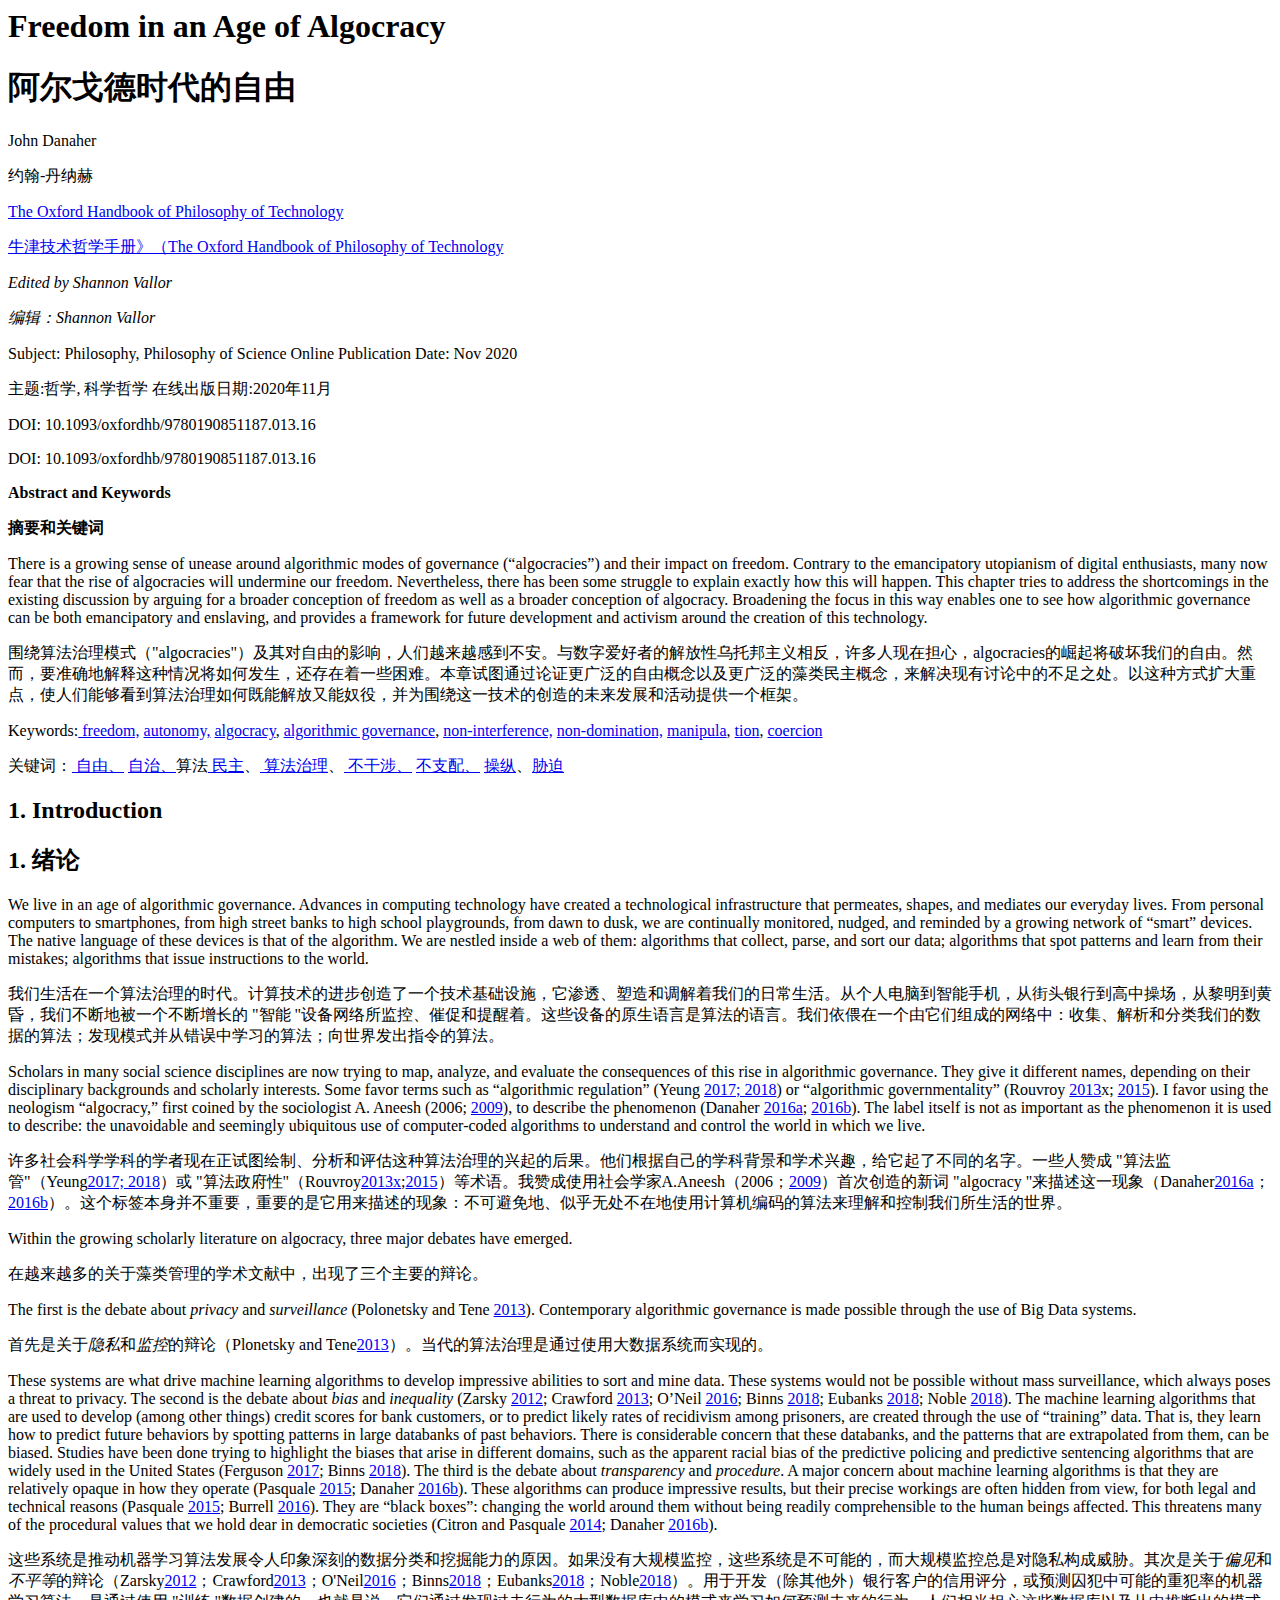
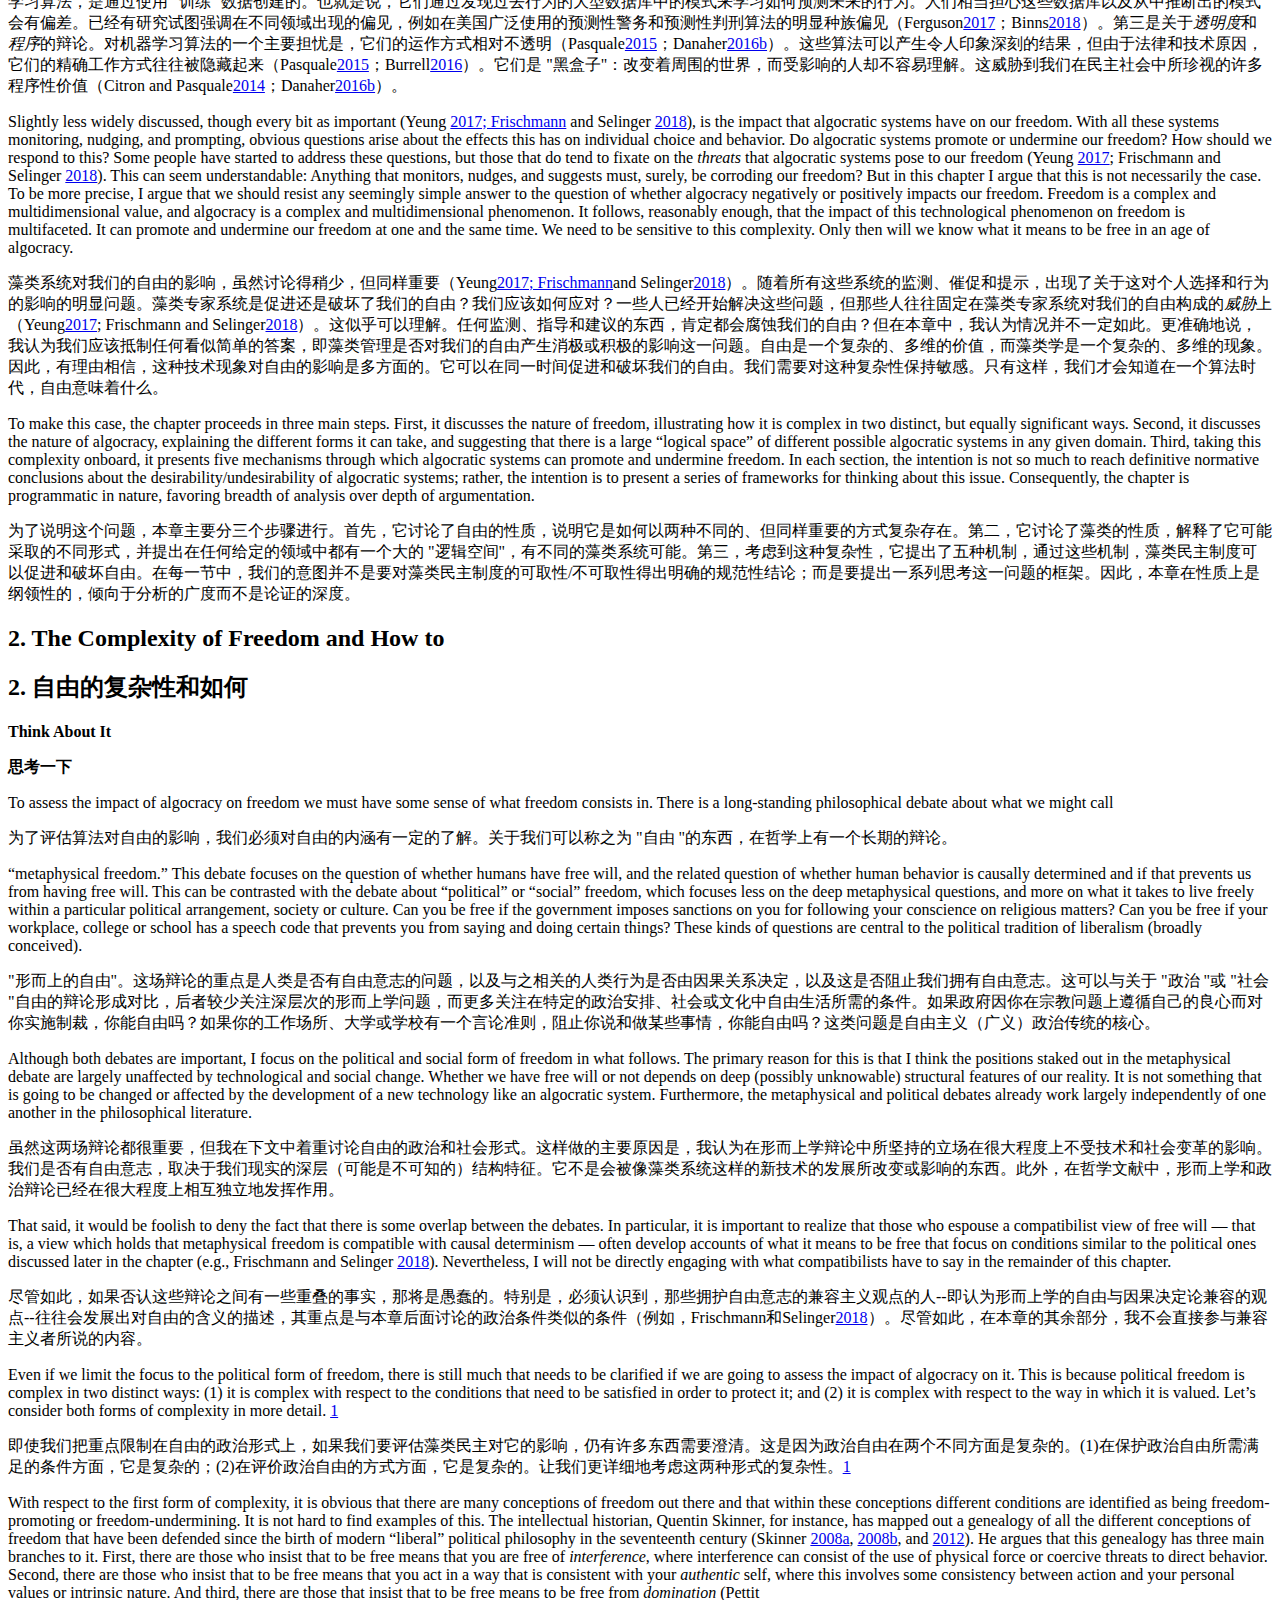
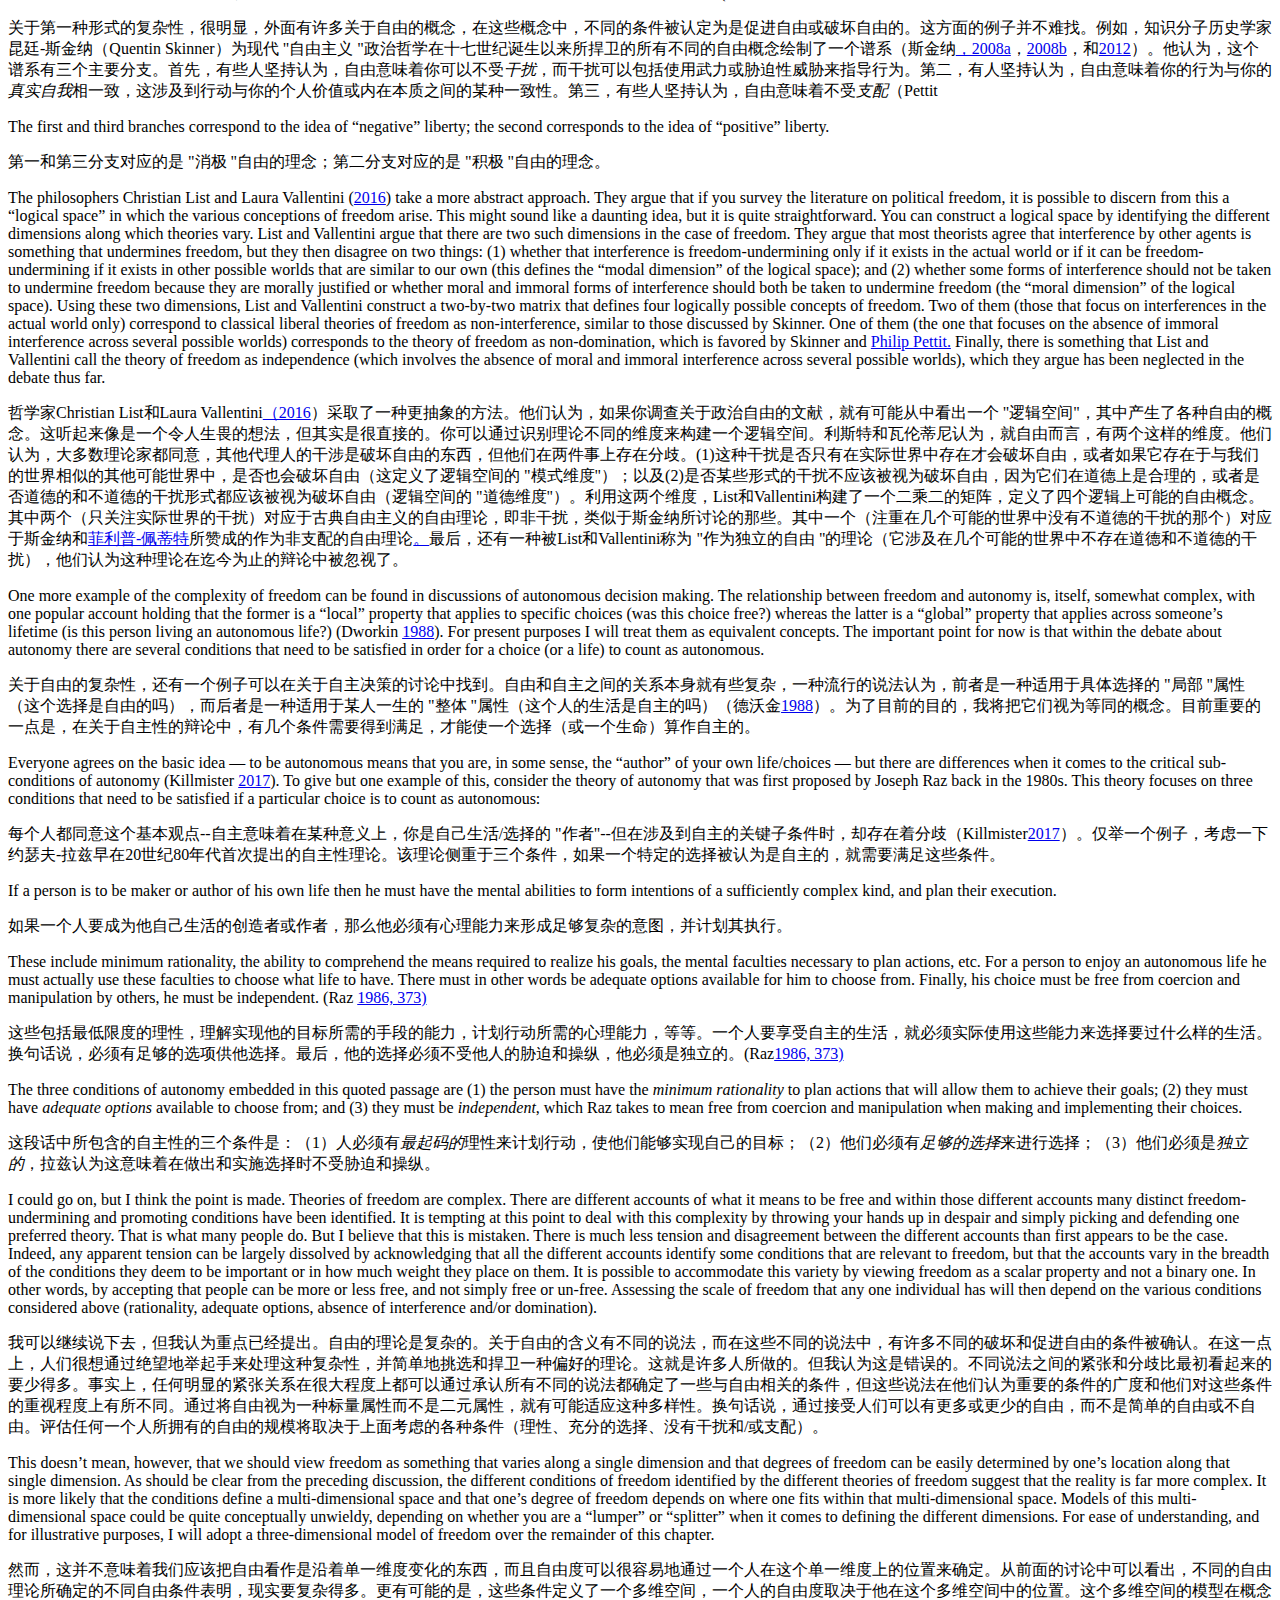
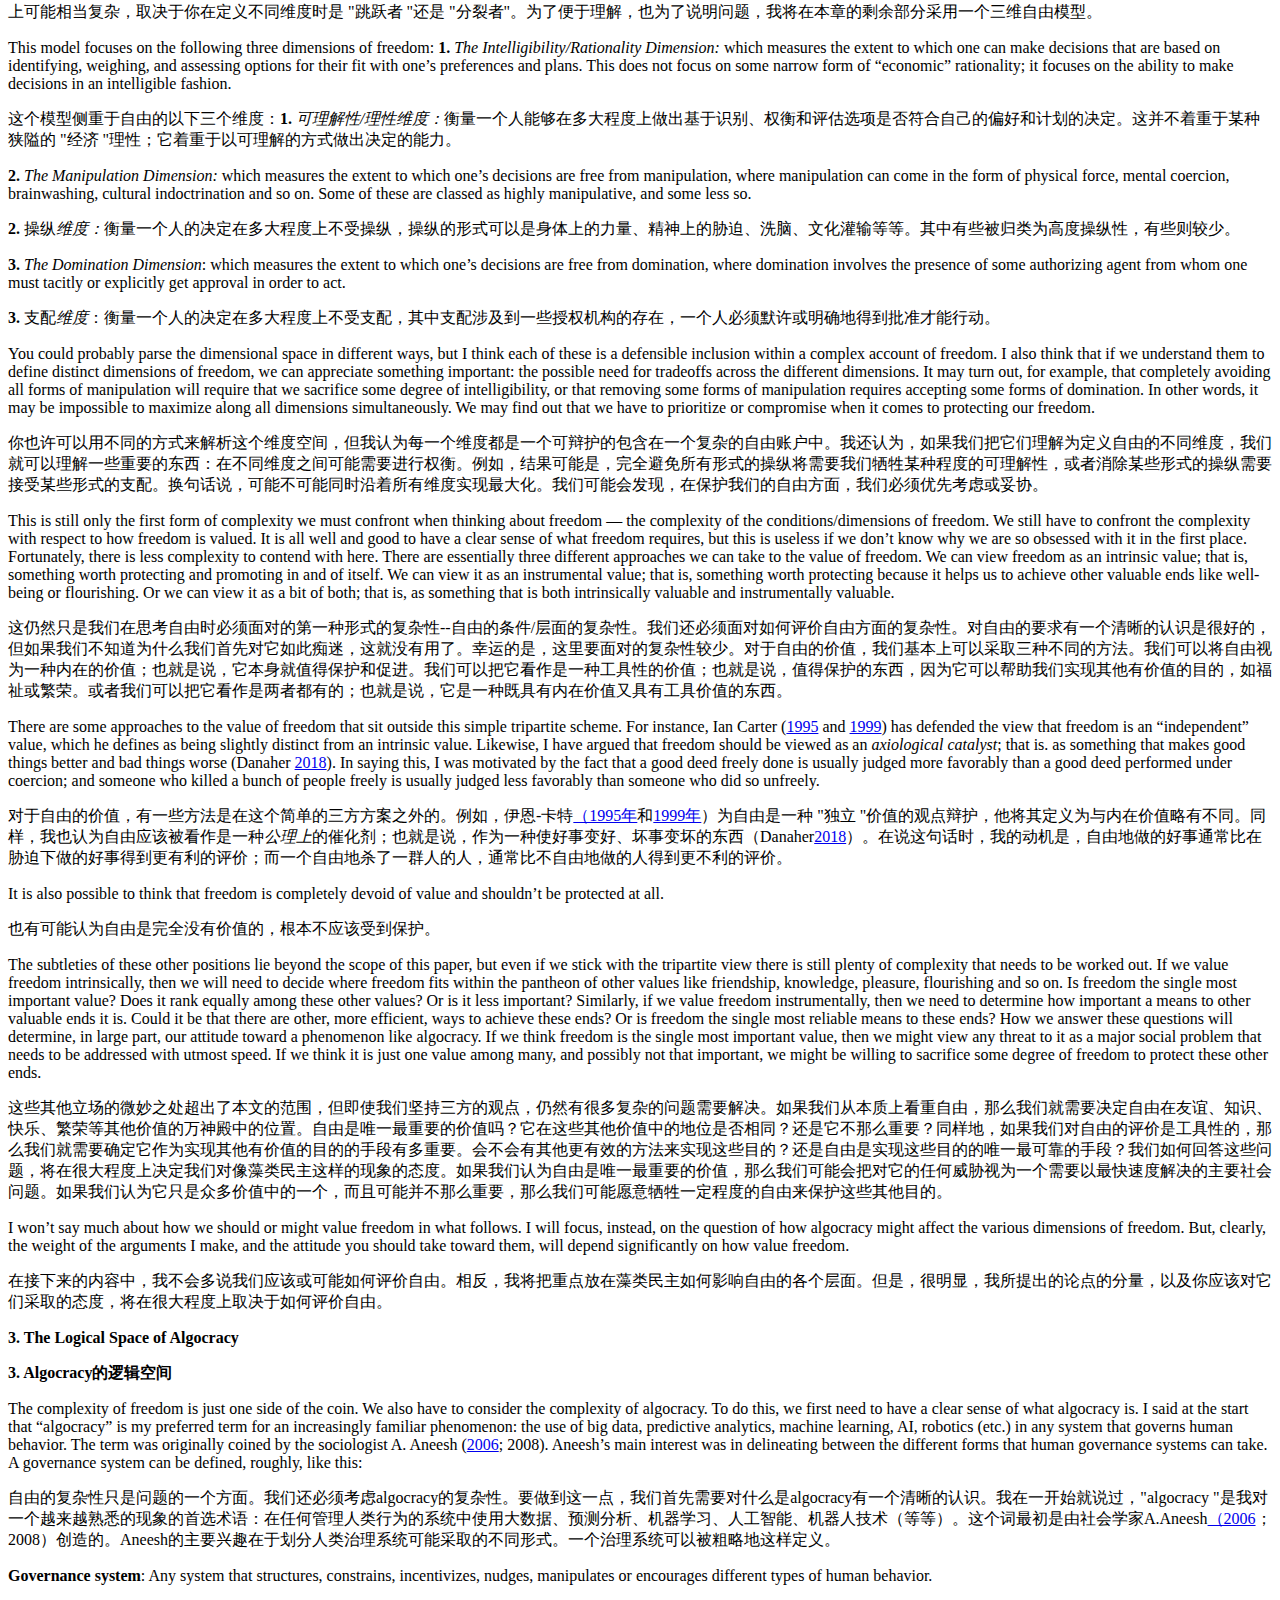
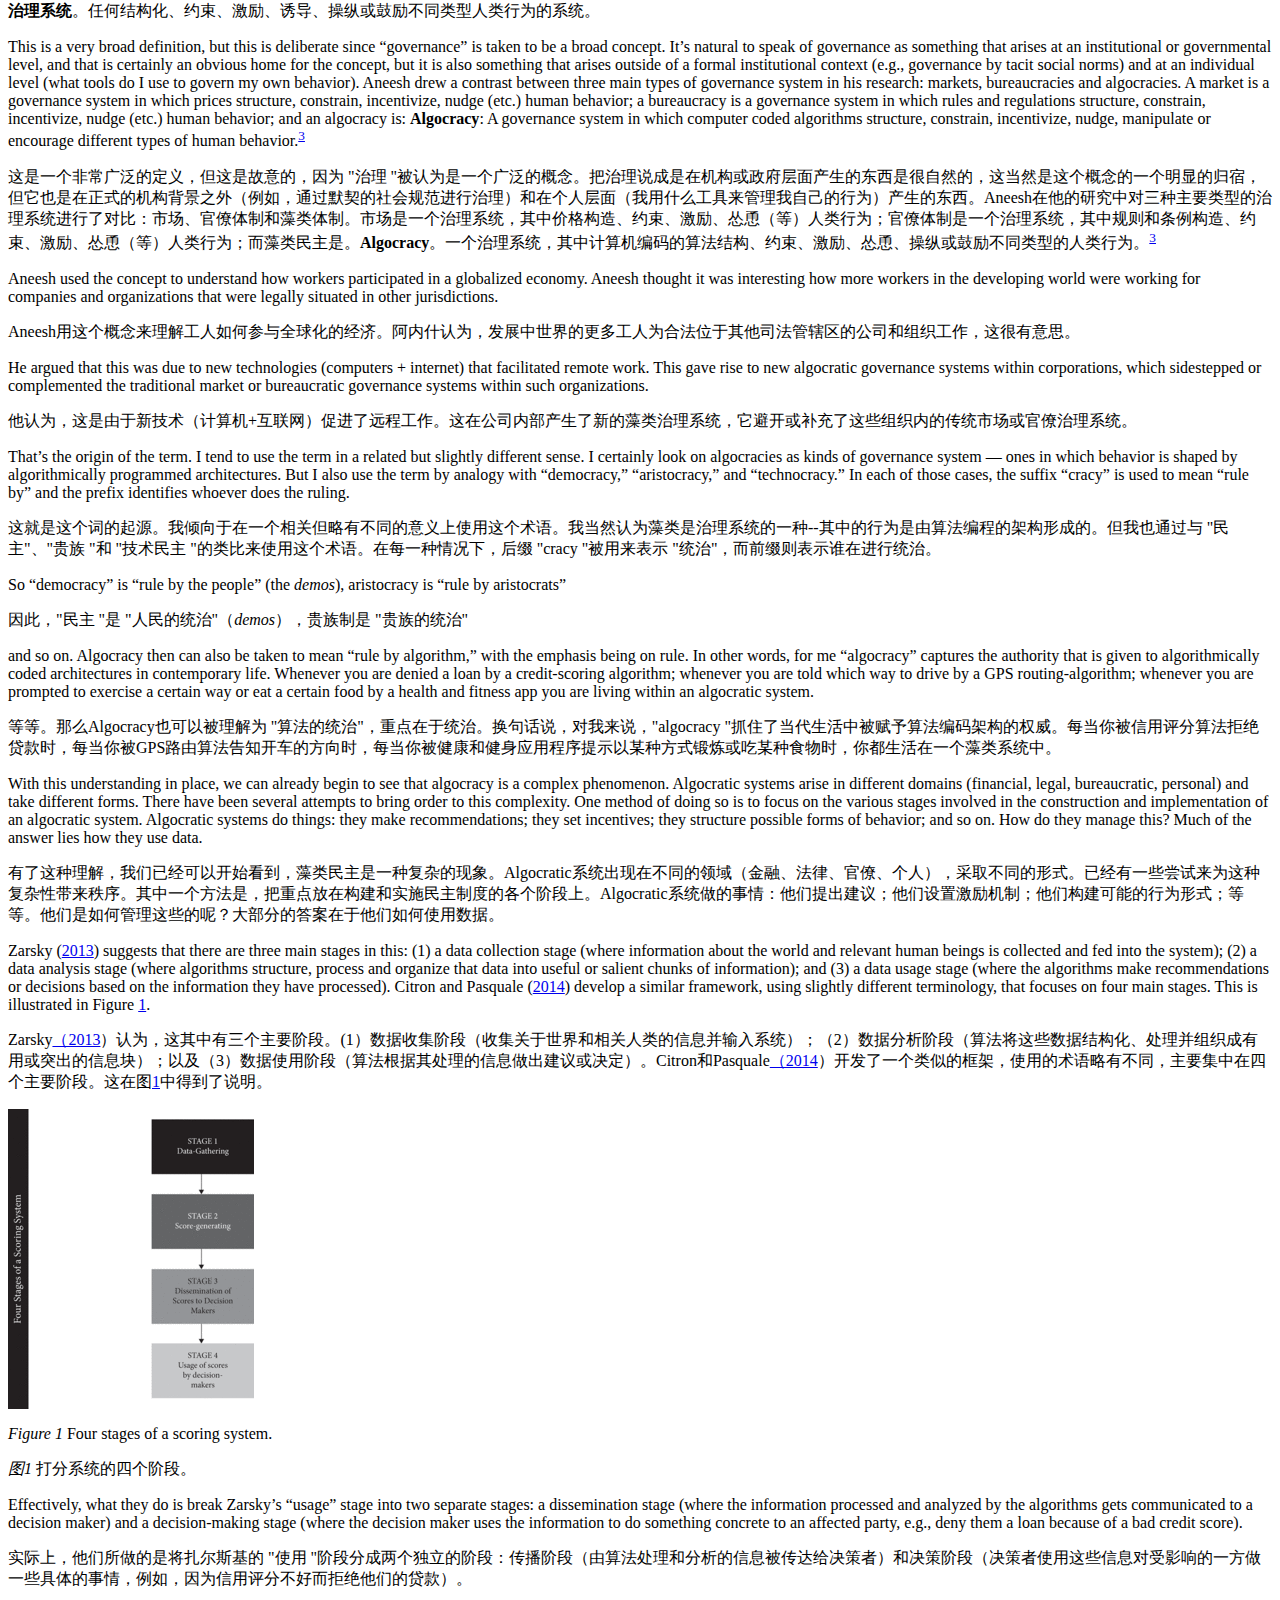
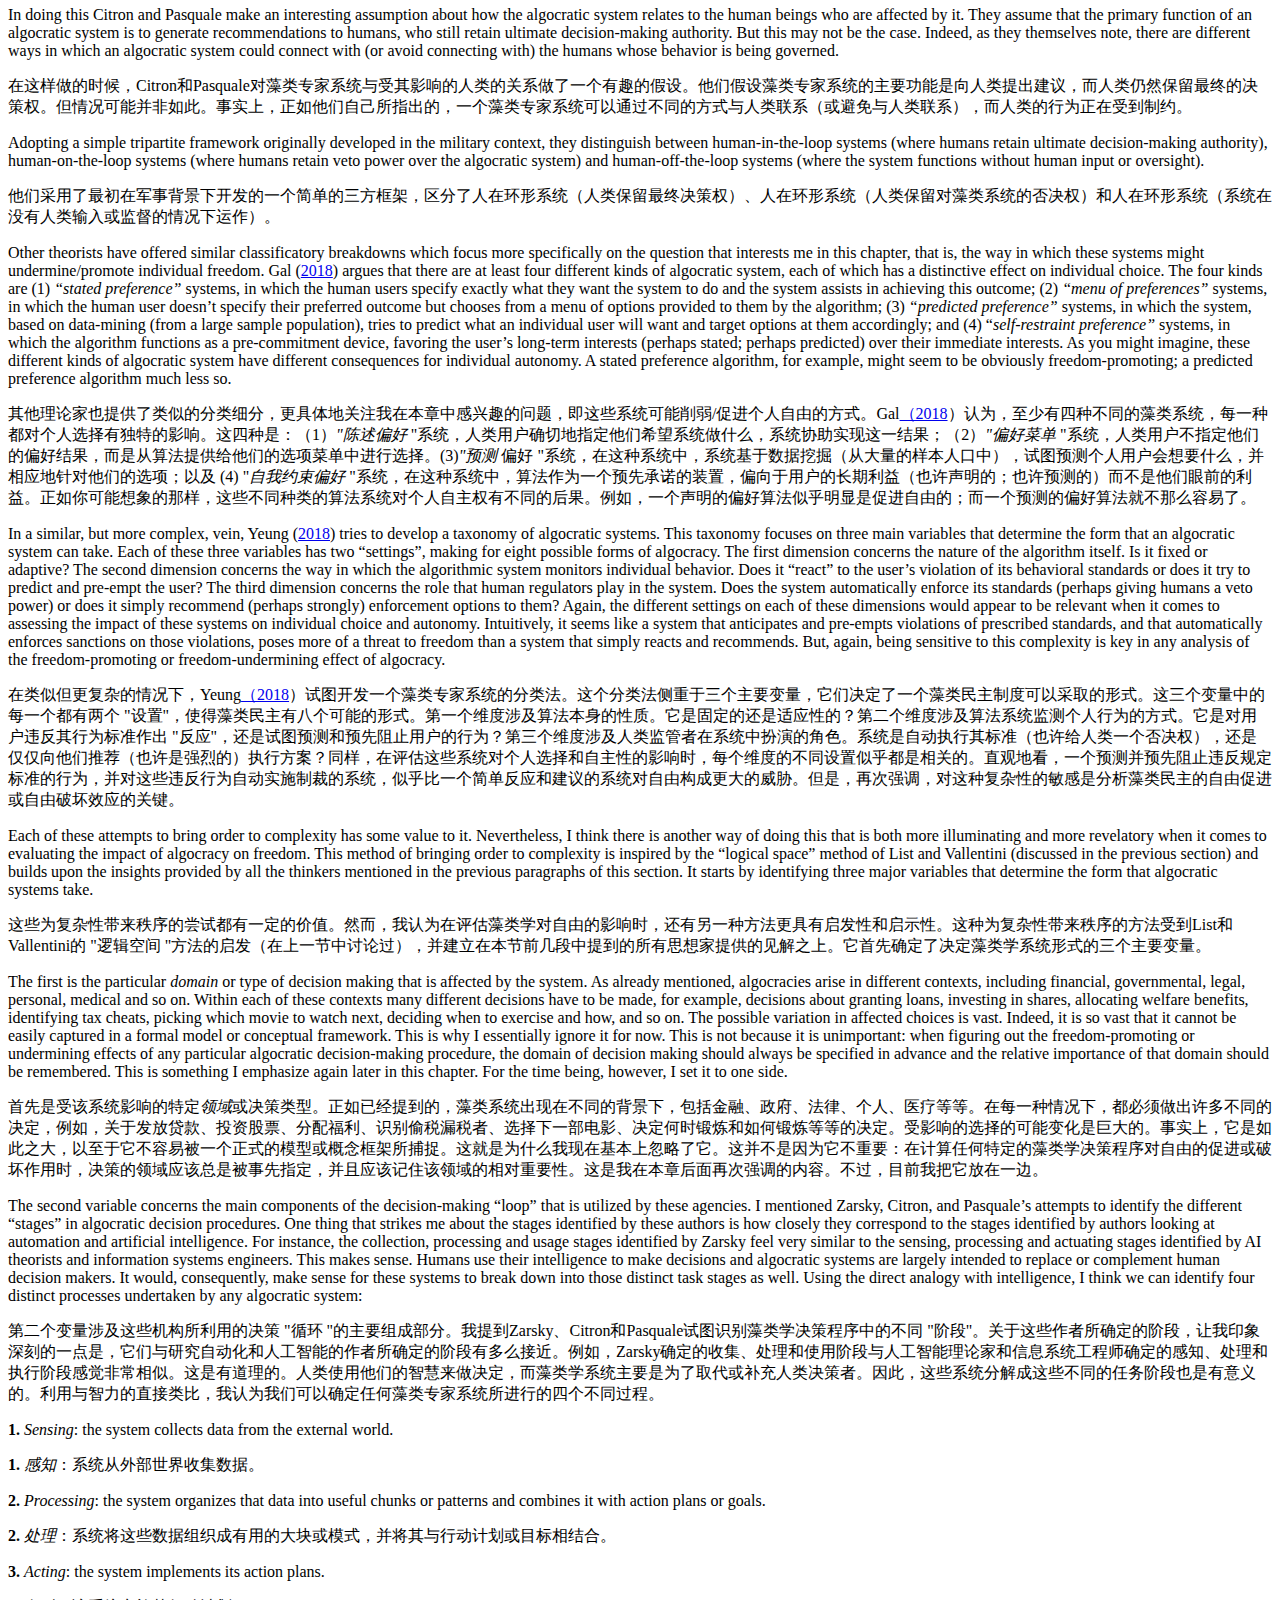
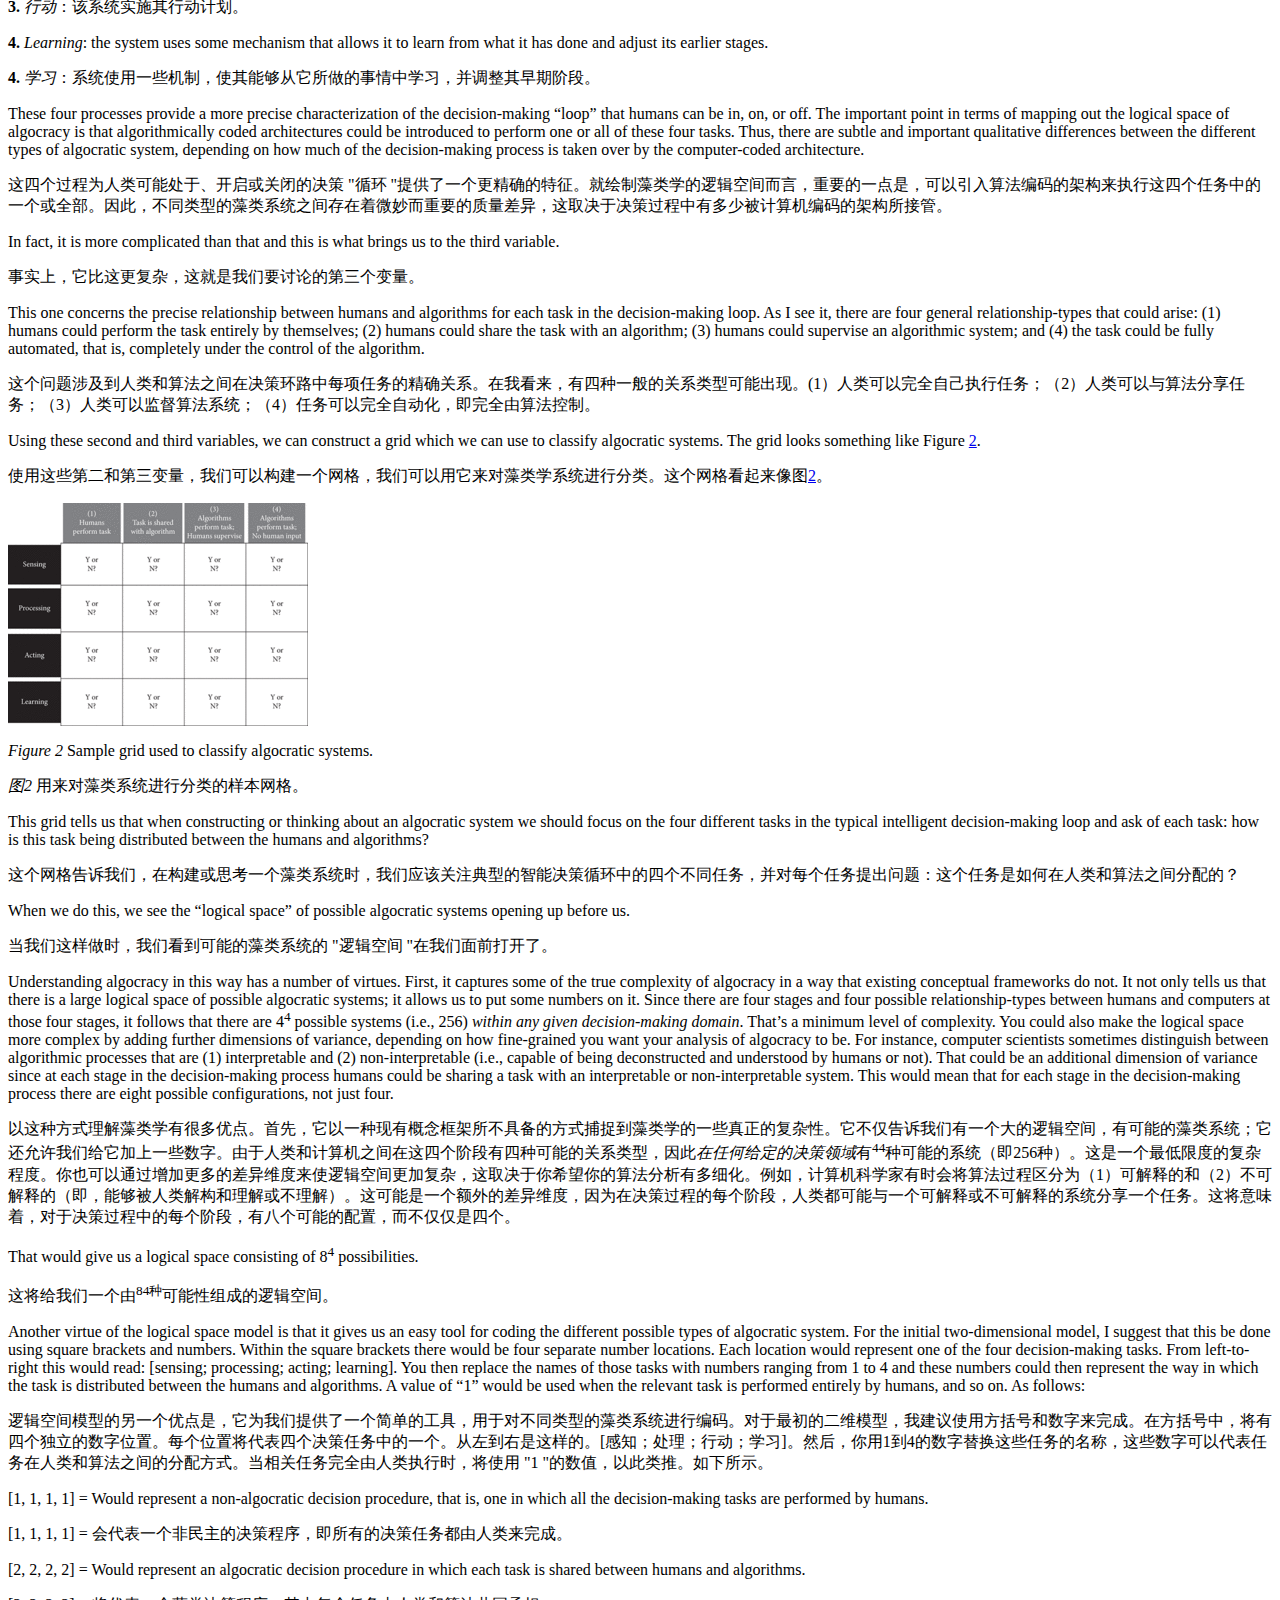
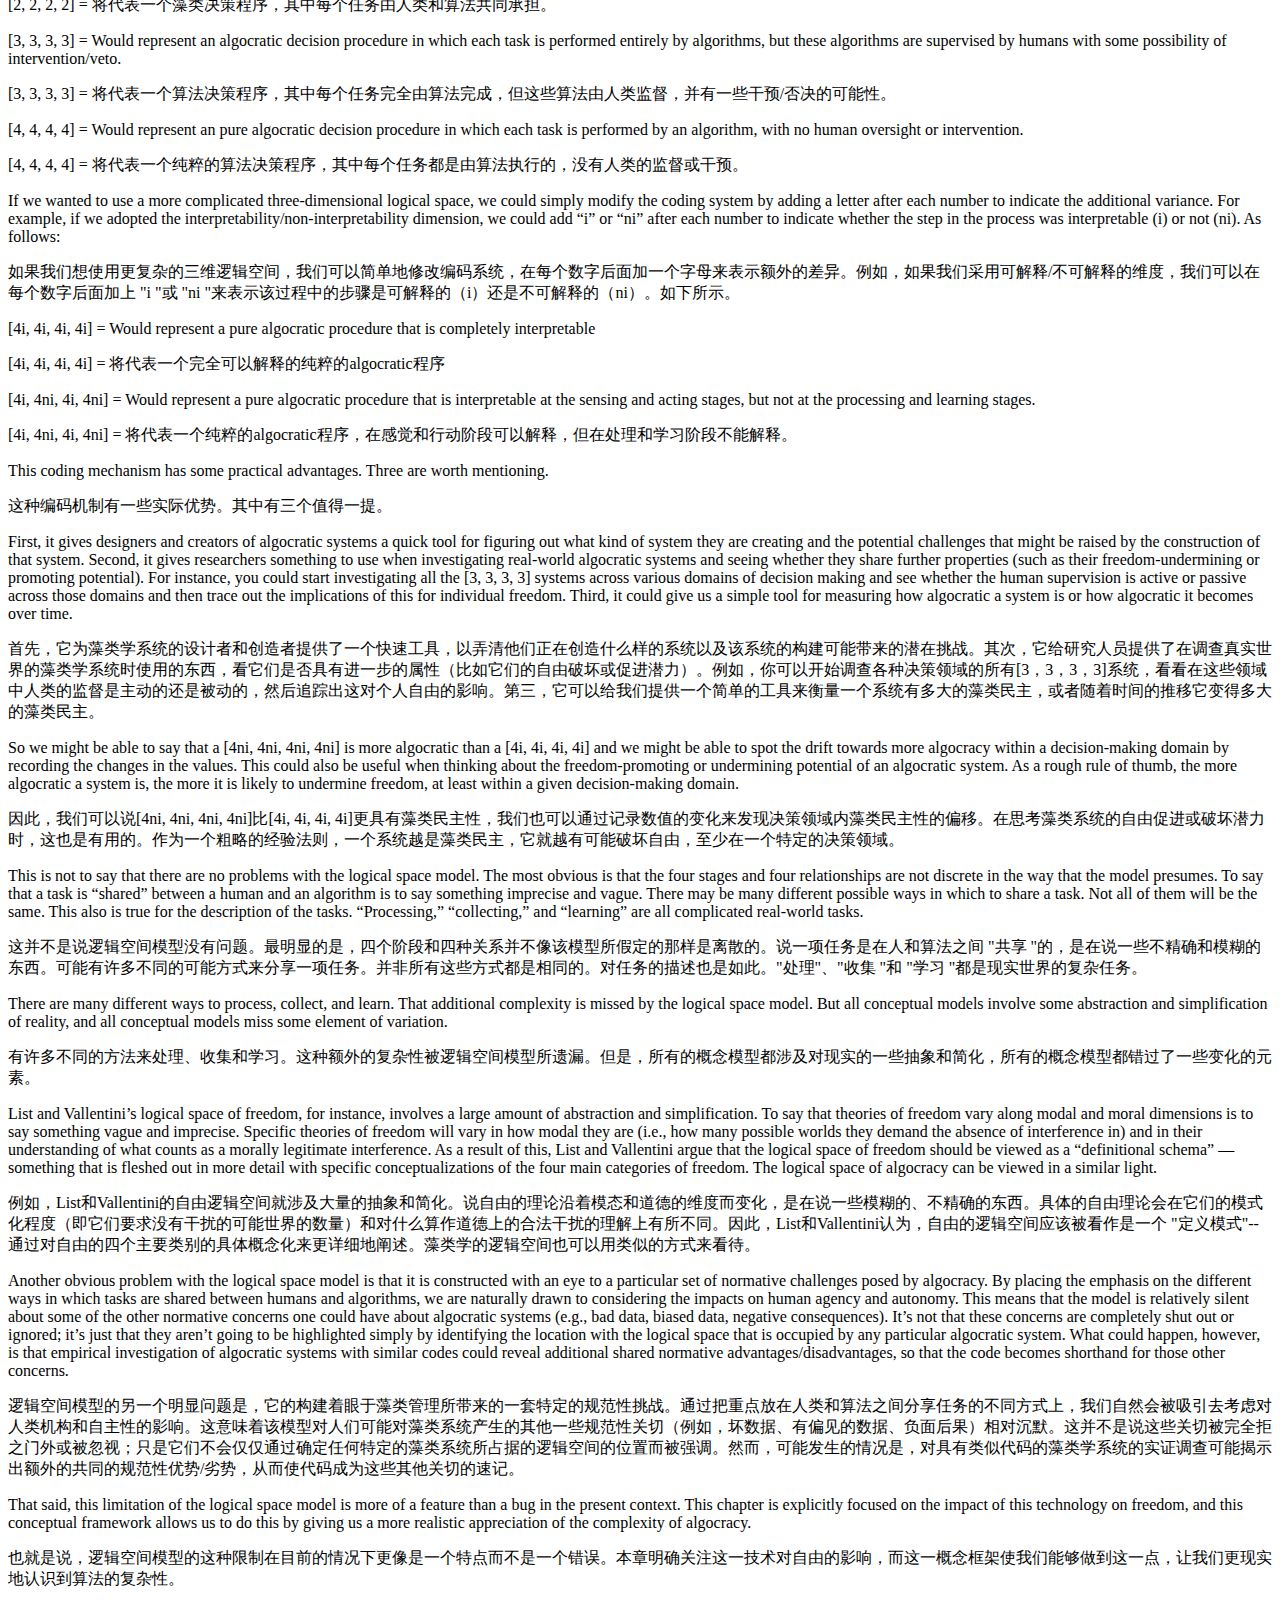
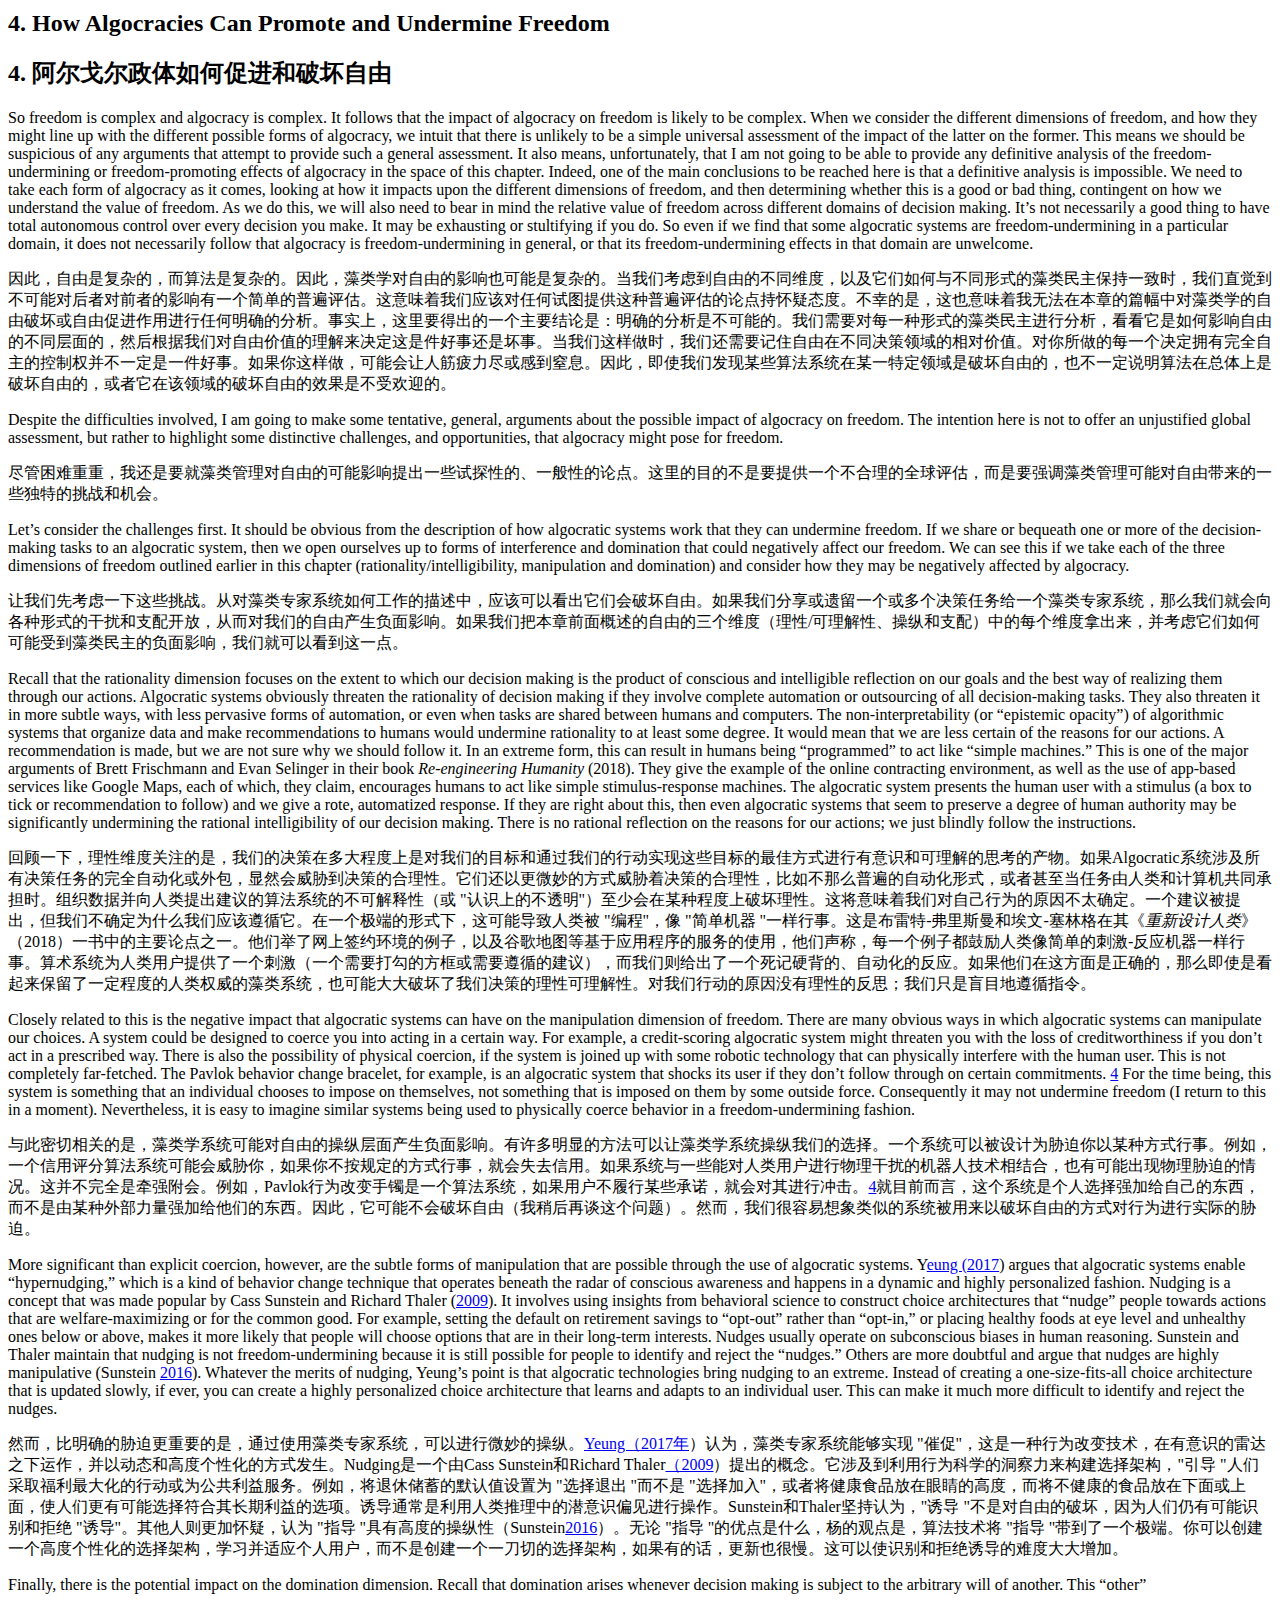
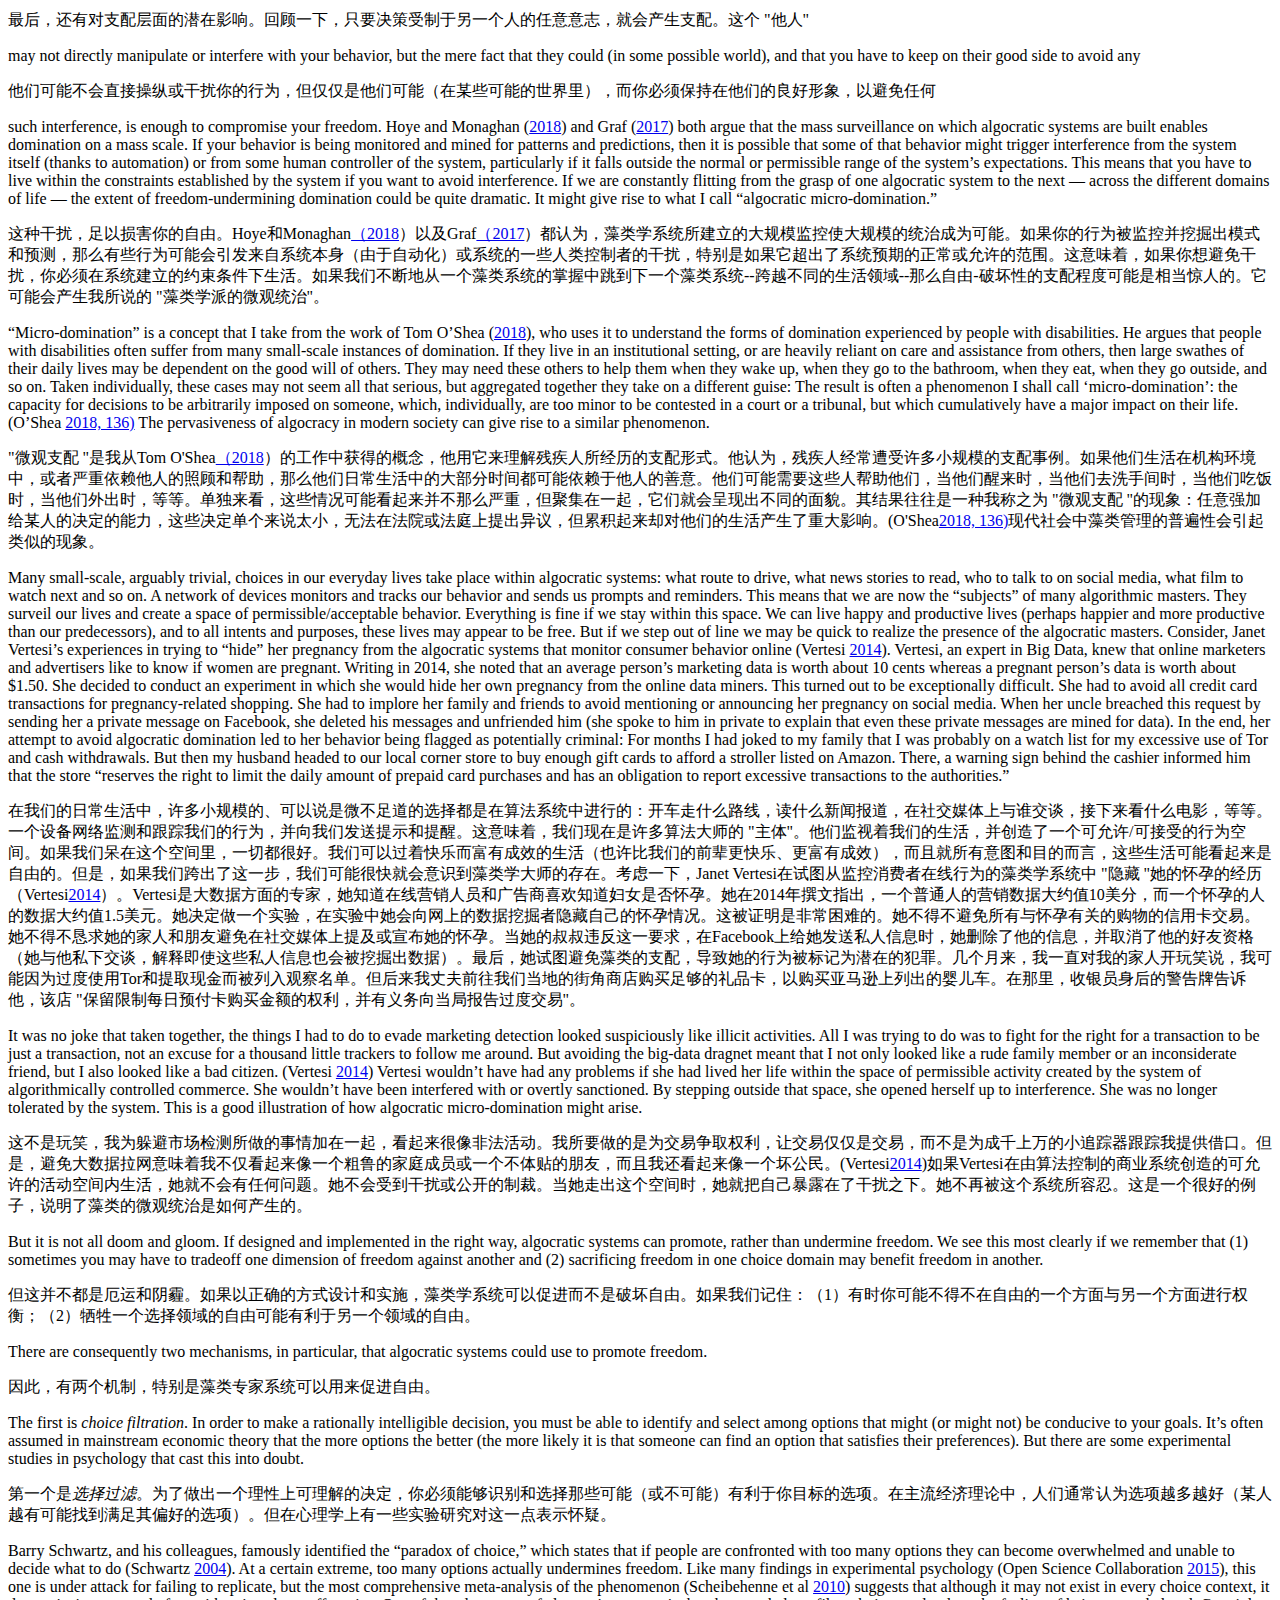
<file: index3.html>
<html>



<head>



<meta content="text/html;charset=utf-8" http-equiv="Content-Type"/>



<title>Freedom in an Age of Algocracy - Oxford Handbooks</title>



</head>



<body>



<div id="babilu_link-0">



<!-- <p class="noindent"><a id="babilu_link-10"></a><img alt="Image 1" src="images/000003.png"/></p> -->



<h1 class="noindent english"><b>Freedom in an Age of Algocracy</b></h1> 
<h1 class="noindent chinese"><b>阿尔戈德时代的自由</b></h1> 



<p class="noindent english">John Danaher</p> 
<p class="noindent chinese">约翰-丹纳赫</p> 



<p class="noindent english"><a href="https://www.oxfordhandbooks.com/view/10.1093/oxfordhb/9780190851187.001.0001/oxfordhb-9780190851187">The Oxford Handbook of Philosophy of Technology</a></p> 
<p class="noindent chinese"><a href="https://www.oxfordhandbooks.com/view/10.1093/oxfordhb/9780190851187.001.0001/oxfordhb-9780190851187">牛津技术哲学手册》（The Oxford Handbook of Philosophy of Technology</a></p> 



<p class="noindent english"> <i>Edited by Shannon Vallor</i></p> 
<p class="noindent chinese"> <i>编辑：Shannon Vallor</i></p> 



<p class="noindent english">Subject: Philosophy, Philosophy of Science Online Publication Date: Nov 2020</p> 
<p class="noindent chinese">主题:哲学, 科学哲学 在线出版日期:2020年11月</p> 



<p class="noindent english">DOI: 10.1093/oxfordhb/9780190851187.013.16</p> 
<p class="noindent chinese">DOI: 10.1093/oxfordhb/9780190851187.013.16</p> 



<p class="noindent english"><b>Abstract and Keywords</b></p> 
<p class="noindent chinese"><b>摘要和关键词</b></p> 



<p class="noindent english">There is a growing sense of unease around algorithmic modes of governance (“algocracies”) and their impact on freedom. Contrary to the emancipatory utopianism of digital enthusiasts, many now fear that the rise of algocracies will undermine our freedom. Nevertheless, there has been some struggle to explain exactly how this will happen. This chapter tries to address the shortcomings in the existing discussion by arguing for a broader conception of freedom as well as a broader conception of algocracy. Broadening the focus in this way enables one to see how algorithmic governance can be both emancipatory and enslaving, and provides a framework for future development and activism around the creation of this technology.</p> 
<p class="noindent chinese">围绕算法治理模式（"algocracies"）及其对自由的影响，人们越来越感到不安。与数字爱好者的解放性乌托邦主义相反，许多人现在担心，algocracies的崛起将破坏我们的自由。然而，要准确地解释这种情况将如何发生，还存在着一些困难。本章试图通过论证更广泛的自由概念以及更广泛的藻类民主概念，来解决现有讨论中的不足之处。以这种方式扩大重点，使人们能够看到算法治理如何既能解放又能奴役，并为围绕这一技术的创造的未来发展和活动提供一个框架。</p> 



<p class="noindent english">Keywords:<a href="https://www.oxfordhandbooks.com/search?f_0=keyword&amp;q_0=freedom"> freedom,</a> <a href="https://www.oxfordhandbooks.com/search?f_0=keyword&amp;q_0=autonomy">autonomy,</a> <a href="https://www.oxfordhandbooks.com/search?f_0=keyword&amp;q_0=algocracy"> algocracy</a>, <a href="https://www.oxfordhandbooks.com/search?f_0=keyword&amp;q_0=algorithmic governance"> algorithmic governance</a>, <a href="https://www.oxfordhandbooks.com/search?f_0=keyword&amp;q_0=non-interference"> non-interference,</a> <a href="https://www.oxfordhandbooks.com/search?f_0=keyword&amp;q_0=non-domination"> non-domination,</a> <a href="https://www.oxfordhandbooks.com/search?f_0=keyword&amp;q_0=manipulation">manipula­</a>, <a href="https://www.oxfordhandbooks.com/search?f_0=keyword&amp;q_0=manipulation">tion</a>, <a href="https://www.oxfordhandbooks.com/search?f_0=keyword&amp;q_0=coercion">coercion</a></p> 
<p class="noindent chinese">关键词：<a href="https://www.oxfordhandbooks.com/search?f_0=keyword&amp;q_0=freedom"> 自由、</a> <a href="https://www.oxfordhandbooks.com/search?f_0=keyword&amp;q_0=autonomy">自治、</a>算法<a href="https://www.oxfordhandbooks.com/search?f_0=keyword&amp;q_0=algocracy"> 民主</a>、<a href="https://www.oxfordhandbooks.com/search?f_0=keyword&amp;q_0=algorithmic governance"> 算法治理</a>、<a href="https://www.oxfordhandbooks.com/search?f_0=keyword&amp;q_0=non-interference"> 不干涉、</a> <a href="https://www.oxfordhandbooks.com/search?f_0=keyword&amp;q_0=non-domination"> 不支配、</a> <a href="https://www.oxfordhandbooks.com/search?f_0=keyword&amp;q_0=manipulation">操纵</a>、<a href="https://www.oxfordhandbooks.com/search?f_0=keyword&amp;q_0=coercion">胁迫</a></p> 



<h2 class="noindent english"><b>1. </b> <b>Introduction</b></h2> 
<h2 class="noindent chinese"><b>1. </b> <b>绪论</b></h2> 



<p class="noindent english">We live in an age of algorithmic governance. Advances in computing technology have created a technological infrastructure that permeates, shapes, and mediates our everyday lives. From personal computers to smartphones, from high street banks to high school playgrounds, from dawn to dusk, we are continually monitored, nudged, and reminded by a growing network of “smart” devices. The native language of these devices is that of the algorithm. We are nestled inside a web of them: algorithms that collect, parse, and sort our data; algorithms that spot patterns and learn from their mistakes; algorithms that issue instructions to the world.</p> 
<p class="noindent chinese">我们生活在一个算法治理的时代。计算技术的进步创造了一个技术基础设施，它渗透、塑造和调解着我们的日常生活。从个人电脑到智能手机，从街头银行到高中操场，从黎明到黄昏，我们不断地被一个不断增长的 "智能 "设备网络所监控、催促和提醒着。这些设备的原生语言是算法的语言。我们依偎在一个由它们组成的网络中：收集、解析和分类我们的数据的算法；发现模式并从错误中学习的算法；向世界发出指令的算法。</p> 



<p class="noindent english">Scholars in many social science disciplines are now trying to map, analyze, and evaluate the consequences of this rise in algorithmic governance. They give it different names, depending on their disciplinary backgrounds and scholarly interests. Some favor terms such as “algorithmic regulation” (Yeung <a href="#babilu_link-1">2017; 2018</a>) or “algorithmic governmentality” (Rouvroy <a href="#babilu_link-2">2013</a>x; <a href="#babilu_link-2">2015</a>). I favor using the neologism “algocracy,” first coined by the sociologist A. Aneesh (2006; <a href="#babilu_link-3">2009</a>), to describe the phenomenon (Danaher <a href="#babilu_link-3">2016a</a>; <a href="#babilu_link-3">2016b</a>). The label itself is not as important as the phenomenon it is used to describe: the unavoidable and seemingly ubiquitous use of computer-coded algorithms to understand and control the world in which we live.</p> 
<p class="noindent chinese">许多社会科学学科的学者现在正试图绘制、分析和评估这种算法治理的兴起的后果。他们根据自己的学科背景和学术兴趣，给它起了不同的名字。一些人赞成 "算法监管"（Yeung<a href="#babilu_link-1">2017; 2018</a>）或 "算法政府性"（Rouvroy<a href="#babilu_link-2">2013x</a>;<a href="#babilu_link-2">2015</a>）等术语。我赞成使用社会学家A.Aneesh（2006；<a href="#babilu_link-3">2009</a>）首次创造的新词 "algocracy "来描述这一现象（Danaher<a href="#babilu_link-3">2016a</a>；<a href="#babilu_link-3">2016b</a>）。这个标签本身并不重要，重要的是它用来描述的现象：不可避免地、似乎无处不在地使用计算机编码的算法来理解和控制我们所生活的世界。</p> 



<p class="noindent english">Within the growing scholarly literature on algocracy, three major debates have emerged.</p> 
<p class="noindent chinese">在越来越多的关于藻类管理的学术文献中，出现了三个主要的辩论。</p> 



<p class="noindent english">The first is the debate about <i>privacy</i> and <i>surveillance</i> (Polonetsky and Tene <a href="#babilu_link-2">2013</a>). Contemporary algorithmic governance is made possible through the use of Big Data systems.</p> 
<p class="noindent chinese">首先是关于<i>隐私</i>和<i>监控</i>的辩论（Plonetsky and Tene<a href="#babilu_link-2">2013</a>）。当代的算法治理是通过使用大数据系统而实现的。</p> 



<p class="noindent english">These systems are what drive machine learning algorithms to develop impressive abilities to sort and mine data. These systems would not be possible without mass surveillance, which always poses a threat to privacy. The second is the debate about <i>bias</i> and <i>inequality</i> (Zarsky <a href="#babilu_link-1">2012</a>; Crawford <a href="#babilu_link-3">2013</a>; O’Neil <a href="#babilu_link-4">2016</a>; Binns <a href="#babilu_link-3">2018</a>; Eubanks <a href="#babilu_link-4">2018</a>; Noble <a href="#babilu_link-4">2018</a>). The machine learning algorithms that are used to develop (among other things) credit scores for bank customers, or to predict likely rates of recidivism among prisoners, are created through the use of “training” data. That is, they learn how to predict future behaviors by spotting patterns in large databanks of past behaviors. There is considerable concern that these databanks, and the patterns that are extrapolated from them, can be biased. Studies have been done trying to highlight the biases that arise in different domains, such as the apparent racial bias of the predictive policing and predictive sentencing algorithms that are widely used in the United States (Ferguson <a href="#babilu_link-4">2017</a>; Binns <a href="#babilu_link-3">2018</a>). The third is the debate about <i>transparency</i> and <i>procedure</i>. A major concern about machine learning algorithms is that they are relatively opaque in how they operate (Pasquale <a href="#babilu_link-4">2015</a>; Danaher <a href="#babilu_link-3">2016b</a>). These algorithms can produce impressive results, but their precise workings are often hidden from view, for both legal and technical reasons (Pasquale <a href="#babilu_link-4">2015</a>; Burrell <a href="#babilu_link-3">2016</a>). They are “black boxes”: changing the world around them without being readily comprehensible to the human beings affected. This threatens many of the procedural values that we hold dear in democratic societies (Citron and Pasquale <a href="#babilu_link-3">2014</a>; Danaher <a href="#babilu_link-3">2016b</a>).</p> 
<p class="noindent chinese">这些系统是推动机器学习算法发展令人印象深刻的数据分类和挖掘能力的原因。如果没有大规模监控，这些系统是不可能的，而大规模监控总是对隐私构成威胁。其次是关于<i>偏见</i>和<i>不平等</i>的辩论（Zarsky<a href="#babilu_link-1">2012</a>；Crawford<a href="#babilu_link-3">2013</a>；O'Neil<a href="#babilu_link-4">2016</a>；Binns<a href="#babilu_link-3">2018</a>；Eubanks<a href="#babilu_link-4">2018</a>；Noble<a href="#babilu_link-4">2018</a>）。用于开发（除其他外）银行客户的信用评分，或预测囚犯中可能的重犯率的机器学习算法，是通过使用 "训练 "数据创建的。也就是说，它们通过发现过去行为的大型数据库中的模式来学习如何预测未来的行为。人们相当担心这些数据库以及从中推断出的模式会有偏差。已经有研究试图强调在不同领域出现的偏见，例如在美国广泛使用的预测性警务和预测性判刑算法的明显种族偏见（Ferguson<a href="#babilu_link-4">2017</a>；Binns<a href="#babilu_link-3">2018</a>）。第三是关于<i>透明度</i>和<i>程序</i>的辩论。对机器学习算法的一个主要担忧是，它们的运作方式相对不透明（Pasquale<a href="#babilu_link-4">2015</a>；Danaher<a href="#babilu_link-3">2016b</a>）。这些算法可以产生令人印象深刻的结果，但由于法律和技术原因，它们的精确工作方式往往被隐藏起来（Pasquale<a href="#babilu_link-4">2015</a>；Burrell<a href="#babilu_link-3">2016</a>）。它们是 "黑盒子"：改变着周围的世界，而受影响的人却不容易理解。这威胁到我们在民主社会中所珍视的许多程序性价值（Citron and Pasquale<a href="#babilu_link-3">2014</a>；Danaher<a href="#babilu_link-3">2016b</a>）。</p> 



<p class="noindent english">Slightly less widely discussed, though every bit as important (Yeung <a href="#babilu_link-1">2017; Frischmann</a> and Selinger <a href="#babilu_link-4">2018</a>), is the impact that algocratic systems have on our freedom. With all these systems monitoring, nudging, and prompting, obvious questions arise about the effects this has on individual choice and behavior. Do algocratic systems promote or undermine our freedom? How should we respond to this? Some people have started to address these questions, but those that do tend to fixate on the <i>threats</i> that algocratic systems pose to our freedom (Yeung <a href="#babilu_link-1">2017</a>; Frischmann and Selinger <a href="#babilu_link-4">2018</a>). This can seem understandable: Anything that monitors, nudges, and suggests must, surely, be corroding our freedom? But in this chapter I argue that this is not necessarily the case. To be more precise, I argue that we should resist any seemingly simple answer to the question of whether algocracy negatively or positively impacts our freedom. Freedom is a complex and multidimensional value, and algocracy is a complex and multidimensional phenomenon. It follows, reasonably enough, that the impact of this technological phenomenon on freedom is multifaceted. It can promote and undermine our freedom at one and the same time. We need to be sensitive to this complexity. Only then will we know what it means to be free in an age of algocracy.</p> 
<p class="noindent chinese">藻类系统对我们的自由的影响，虽然讨论得稍少，但同样重要（Yeung<a href="#babilu_link-1">2017; Frischmann</a>and Selinger<a href="#babilu_link-4">2018</a>）。随着所有这些系统的监测、催促和提示，出现了关于这对个人选择和行为的影响的明显问题。藻类专家系统是促进还是破坏了我们的自由？我们应该如何应对？一些人已经开始解决这些问题，但那些人往往固定在藻类专家系统对我们的自由构成的<i>威胁</i>上（Yeung<a href="#babilu_link-1">2017</a>; Frischmann and Selinger<a href="#babilu_link-4">2018</a>）。这似乎可以理解。任何监测、指导和建议的东西，肯定都会腐蚀我们的自由？但在本章中，我认为情况并不一定如此。更准确地说，我认为我们应该抵制任何看似简单的答案，即藻类管理是否对我们的自由产生消极或积极的影响这一问题。自由是一个复杂的、多维的价值，而藻类学是一个复杂的、多维的现象。因此，有理由相信，这种技术现象对自由的影响是多方面的。它可以在同一时间促进和破坏我们的自由。我们需要对这种复杂性保持敏感。只有这样，我们才会知道在一个算法时代，自由意味着什么。</p> 



<p class="noindent english">To make this case, the chapter proceeds in three main steps. First, it discusses the nature of freedom, illustrating how it is complex in two distinct, but equally significant ways. Second, it discusses the nature of algocracy, explaining the different forms it can take, and suggesting that there is a large “logical space” of different possible algocratic systems in any given domain. Third, taking this complexity onboard, it presents five mechanisms through which algocratic systems can promote and undermine freedom. In each section, the intention is not so much to reach definitive normative conclusions about the desirability/undesirability of algocratic systems; rather, the intention is to present a series of frameworks for thinking about this issue. Consequently, the chapter is programmatic in nature, favoring breadth of analysis over depth of argumentation.</p> 
<p class="noindent chinese">为了说明这个问题，本章主要分三个步骤进行。首先，它讨论了自由的性质，说明它是如何以两种不同的、但同样重要的方式复杂存在。第二，它讨论了藻类的性质，解释了它可能采取的不同形式，并提出在任何给定的领域中都有一个大的 "逻辑空间"，有不同的藻类系统可能。第三，考虑到这种复杂性，它提出了五种机制，通过这些机制，藻类民主制度可以促进和破坏自由。在每一节中，我们的意图并不是要对藻类民主制度的可取性/不可取性得出明确的规范性结论；而是要提出一系列思考这一问题的框架。因此，本章在性质上是纲领性的，倾向于分析的广度而不是论证的深度。</p> 



<h2 class="noindent english"><b>2. </b> <b>The Complexity of Freedom and How to </b></h2> 
<h2 class="noindent chinese"><b>2. </b> <b>自由的复杂性和如何 </b></h2> 



<p class="noindent english"><b>Think About It</b></p> 
<p class="noindent chinese"><b>思考一下</b></p> 



<p class="noindent english">To assess the impact of algocracy on freedom we must have some sense of what freedom consists in. There is a long-standing philosophical debate about what we might call </p> 
<p class="noindent chinese">为了评估算法对自由的影响，我们必须对自由的内涵有一定的了解。关于我们可以称之为 "自由 "的东西，在哲学上有一个长期的辩论。 </p> 



<p class="noindent english">“metaphysical freedom.” This debate focuses on the question of whether humans have free will, and the related question of whether human behavior is causally determined and if that prevents us from having free will. This can be contrasted with the debate about “political” or “social” freedom, which focuses less on the deep metaphysical questions, and more on what it takes to live freely within a particular political arrangement, society or culture. Can you be free if the government imposes sanctions on you for following your conscience on religious matters? Can you be free if your workplace, college or school has a speech code that prevents you from saying and doing certain things? These kinds of questions are central to the political tradition of liberalism (broadly conceived).</p> 
<p class="noindent chinese">"形而上的自由"。这场辩论的重点是人类是否有自由意志的问题，以及与之相关的人类行为是否由因果关系决定，以及这是否阻止我们拥有自由意志。这可以与关于 "政治 "或 "社会 "自由的辩论形成对比，后者较少关注深层次的形而上学问题，而更多关注在特定的政治安排、社会或文化中自由生活所需的条件。如果政府因你在宗教问题上遵循自己的良心而对你实施制裁，你能自由吗？如果你的工作场所、大学或学校有一个言论准则，阻止你说和做某些事情，你能自由吗？这类问题是自由主义（广义）政治传统的核心。</p> 



<p class="noindent english">Although both debates are important, I focus on the political and social form of freedom in what follows. The primary reason for this is that I think the positions staked out in the metaphysical debate are largely unaffected by technological and social change. Whether we have free will or not depends on deep (possibly unknowable) structural features of our reality. It is not something that is going to be changed or affected by the development of a new technology like an algocratic system. Furthermore, the metaphysical and political debates already work largely independently of one another in the philosophical literature.</p> 
<p class="noindent chinese">虽然这两场辩论都很重要，但我在下文中着重讨论自由的政治和社会形式。这样做的主要原因是，我认为在形而上学辩论中所坚持的立场在很大程度上不受技术和社会变革的影响。我们是否有自由意志，取决于我们现实的深层（可能是不可知的）结构特征。它不是会被像藻类系统这样的新技术的发展所改变或影响的东西。此外，在哲学文献中，形而上学和政治辩论已经在很大程度上相互独立地发挥作用。</p> 



<p class="noindent english">That said, it would be foolish to deny the fact that there is some overlap between the debates. In particular, it is important to realize that those who espouse a compatibilist view of free will — that is, a view which holds that metaphysical freedom is compatible with causal determinism — often develop accounts of what it means to be free that focus on conditions similar to the political ones discussed later in the chapter (e.g., Frischmann and Selinger <a href="#babilu_link-4">2018</a>). Nevertheless, I will not be directly engaging with what compatibilists have to say in the remainder of this chapter.</p> 
<p class="noindent chinese">尽管如此，如果否认这些辩论之间有一些重叠的事实，那将是愚蠢的。特别是，必须认识到，那些拥护自由意志的兼容主义观点的人--即认为形而上学的自由与因果决定论兼容的观点--往往会发展出对自由的含义的描述，其重点是与本章后面讨论的政治条件类似的条件（例如，Frischmann和Selinger<a href="#babilu_link-4">2018</a>）。尽管如此，在本章的其余部分，我不会直接参与兼容主义者所说的内容。</p> 



<p class="noindent english">Even if we limit the focus to the political form of freedom, there is still much that needs to be clarified if we are going to assess the impact of algocracy on it. This is because political freedom is complex in two distinct ways: (1) it is complex with respect to the conditions that need to be satisfied in order to protect it; and (2) it is complex with respect to the way in which it is valued. Let’s consider both forms of complexity in more detail. <a href="#babilu_link-1">1</a></p> 
<p class="noindent chinese">即使我们把重点限制在自由的政治形式上，如果我们要评估藻类民主对它的影响，仍有许多东西需要澄清。这是因为政治自由在两个不同方面是复杂的。(1)在保护政治自由所需满足的条件方面，它是复杂的；(2)在评价政治自由的方式方面，它是复杂的。让我们更详细地考虑这两种形式的复杂性。<a href="#babilu_link-1">1</a></p> 



<p class="noindent english">With respect to the first form of complexity, it is obvious that there are many conceptions of freedom out there and that within these conceptions different conditions are identified as being freedom-promoting or freedom-undermining. It is not hard to find examples of this. The intellectual historian, Quentin Skinner, for instance, has mapped out a genealogy of all the different conceptions of freedom that have been defended since the birth of modern “liberal” political philosophy in the seventeenth century (Skinner <a href="#babilu_link-2">2008a</a>, <a href="#babilu_link-2">2008b</a>, and <a href="#babilu_link-2">2012</a>). He argues that this genealogy has three main branches to it. First, there are those who insist that to be free means that you are free of <i>interference</i>, where interference can consist of the use of physical force or coercive threats to direct behavior. Second, there are those who insist that to be free means that you act in a way that is consistent with your <i>authentic</i> self, where this involves some consistency between action and your personal values or intrinsic nature. And third, there are those that insist that to be free means to be free from <i>domination</i> (Pettit </p> 
<p class="noindent chinese">关于第一种形式的复杂性，很明显，外面有许多关于自由的概念，在这些概念中，不同的条件被认定为是促进自由或破坏自由的。这方面的例子并不难找。例如，知识分子历史学家昆廷-斯金纳（Quentin Skinner）为现代 "自由主义 "政治哲学在十七世纪诞生以来所捍卫的所有不同的自由概念绘制了一个谱系（斯金纳<a href="#babilu_link-2">，2008a</a>，<a href="#babilu_link-2">2008b</a>，和<a href="#babilu_link-2">2012</a>）。他认为，这个谱系有三个主要分支。首先，有些人坚持认为，自由意味着你可以不受<i>干扰</i>，而干扰可以包括使用武力或胁迫性威胁来指导行为。第二，有人坚持认为，自由意味着你的行为与你的<i>真实自我</i>相一致，这涉及到行动与你的个人价值或内在本质之间的某种一致性。第三，有些人坚持认为，自由意味着不受<i>支配</i>（Pettit </p> 



<p class="noindent english">The first and third branches correspond to the idea of “negative” liberty; the second corresponds to the idea of “positive” liberty.</p> 
<p class="noindent chinese">第一和第三分支对应的是 "消极 "自由的理念；第二分支对应的是 "积极 "自由的理念。</p> 



<p class="noindent english">The philosophers Christian List and Laura Vallentini (<a href="#babilu_link-4">2016</a>) take a more abstract approach. They argue that if you survey the literature on political freedom, it is possible to discern from this a “logical space” in which the various conceptions of freedom arise. This might sound like a daunting idea, but it is quite straightforward. You can construct a logical space by identifying the different dimensions along which theories vary. List and Vallentini argue that there are two such dimensions in the case of freedom. They argue that most theorists agree that interference by other agents is something that undermines freedom, but they then disagree on two things: (1) whether that interference is freedom-undermining only if it exists in the actual world or if it can be freedom-undermining if it exists in other possible worlds that are similar to our own (this defines the “modal dimension” of the logical space); and (2) whether some forms of interference should not be taken to undermine freedom because they are morally justified or whether moral and immoral forms of interference should both be taken to undermine freedom (the “moral dimension” of the logical space). Using these two dimensions, List and Vallentini construct a two-by-two matrix that defines four logically possible concepts of freedom. Two of them (those that focus on interferences in the actual world only) correspond to classical liberal theories of freedom as non-interference, similar to those discussed by Skinner. One of them (the one that focuses on the absence of immoral interference across several possible worlds) corresponds to the theory of freedom as non-domination, which is favored by Skinner and <a href="#babilu_link-1">Philip Pettit.</a> Finally, there is something that List and Vallentini call the theory of freedom as independence (which involves the absence of moral and immoral interference across several possible worlds), which they argue has been neglected in the debate thus far.</p> 
<p class="noindent chinese">哲学家Christian List和Laura Vallentini<a href="#babilu_link-4">（2016</a>）采取了一种更抽象的方法。他们认为，如果你调查关于政治自由的文献，就有可能从中看出一个 "逻辑空间"，其中产生了各种自由的概念。这听起来像是一个令人生畏的想法，但其实是很直接的。你可以通过识别理论不同的维度来构建一个逻辑空间。利斯特和瓦伦蒂尼认为，就自由而言，有两个这样的维度。他们认为，大多数理论家都同意，其他代理人的干涉是破坏自由的东西，但他们在两件事上存在分歧。(1)这种干扰是否只有在实际世界中存在才会破坏自由，或者如果它存在于与我们的世界相似的其他可能世界中，是否也会破坏自由（这定义了逻辑空间的 "模式维度"）；以及(2)是否某些形式的干扰不应该被视为破坏自由，因为它们在道德上是合理的，或者是否道德的和不道德的干扰形式都应该被视为破坏自由（逻辑空间的 "道德维度"）。利用这两个维度，List和Vallentini构建了一个二乘二的矩阵，定义了四个逻辑上可能的自由概念。其中两个（只关注实际世界的干扰）对应于古典自由主义的自由理论，即非干扰，类似于斯金纳所讨论的那些。其中一个（注重在几个可能的世界中没有不道德的干扰的那个）对应于斯金纳和<a href="#babilu_link-1">菲利普-佩蒂特</a>所赞成的作为非支配的自由理论<a href="#babilu_link-1">。</a>最后，还有一种被List和Vallentini称为 "作为独立的自由 "的理论（它涉及在几个可能的世界中不存在道德和不道德的干扰），他们认为这种理论在迄今为止的辩论中被忽视了。</p> 



<p class="noindent english">One more example of the complexity of freedom can be found in discussions of autonomous decision making. The relationship between freedom and autonomy is, itself, somewhat complex, with one popular account holding that the former is a “local” property that applies to specific choices (was this choice free?) whereas the latter is a “global” property that applies across someone’s lifetime (is this person living an autonomous life?) (Dworkin <a href="#babilu_link-4">1988</a>). For present purposes I will treat them as equivalent concepts. The important point for now is that within the debate about autonomy there are several conditions that need to be satisfied in order for a choice (or a life) to count as autonomous.</p> 
<p class="noindent chinese">关于自由的复杂性，还有一个例子可以在关于自主决策的讨论中找到。自由和自主之间的关系本身就有些复杂，一种流行的说法认为，前者是一种适用于具体选择的 "局部 "属性（这个选择是自由的吗），而后者是一种适用于某人一生的 "整体 "属性（这个人的生活是自主的吗）（德沃金<a href="#babilu_link-4">1988</a>）。为了目前的目的，我将把它们视为等同的概念。目前重要的一点是，在关于自主性的辩论中，有几个条件需要得到满足，才能使一个选择（或一个生命）算作自主的。</p> 



<p class="noindent english">Everyone agrees on the basic idea — to be autonomous means that you are, in some sense, the “author” of your own life/choices — but there are differences when it comes to the critical sub-conditions of autonomy (Killmister <a href="#babilu_link-4">2017</a>). To give but one example of this, consider the theory of autonomy that was first proposed by Joseph Raz back in the 1980s. This theory focuses on three conditions that need to be satisfied if a particular choice is to count as autonomous:</p> 
<p class="noindent chinese">每个人都同意这个基本观点--自主意味着在某种意义上，你是自己生活/选择的 "作者"--但在涉及到自主的关键子条件时，却存在着分歧（Killmister<a href="#babilu_link-4">2017</a>）。仅举一个例子，考虑一下约瑟夫-拉兹早在20世纪80年代首次提出的自主性理论。该理论侧重于三个条件，如果一个特定的选择被认为是自主的，就需要满足这些条件。</p> 



<p class="indent english">If a person is to be maker or author of his own life then he must have the mental abilities to form intentions of a sufficiently complex kind, and plan their execution.</p> 
<p class="indent chinese">如果一个人要成为他自己生活的创造者或作者，那么他必须有心理能力来形成足够复杂的意图，并计划其执行。</p> 



<p class="noindent english">These include minimum rationality, the ability to comprehend the means required to realize his goals, the mental faculties necessary to plan actions, etc. For a person to enjoy an autonomous life he must actually use these faculties to choose what life to have. There must in other words be adequate options available for him to choose from. Finally, his choice must be free from coercion and manipulation by others, he must be independent. (Raz <a href="#babilu_link-2">1986, 373)</a></p> 
<p class="noindent chinese">这些包括最低限度的理性，理解实现他的目标所需的手段的能力，计划行动所需的心理能力，等等。一个人要享受自主的生活，就必须实际使用这些能力来选择要过什么样的生活。换句话说，必须有足够的选项供他选择。最后，他的选择必须不受他人的胁迫和操纵，他必须是独立的。(Raz<a href="#babilu_link-2">1986, 373)</a></p> 



<p class="noindent english">The three conditions of autonomy embedded in this quoted passage are (1) the person must have the <i>minimum rationality</i> to plan actions that will allow them to achieve their goals; (2) they must have <i>adequate options</i> available to choose from; and (3) they must be <i>independent</i>, which Raz takes to mean free from coercion and manipulation when making and implementing their choices.</p> 
<p class="noindent chinese">这段话中所包含的自主性的三个条件是：（1）人必须有<i>最起码的</i>理性来计划行动，使他们能够实现自己的目标；（2）他们必须有<i>足够的选择</i>来进行选择；（3）他们必须是<i>独立的</i>，拉兹认为这意味着在做出和实施选择时不受胁迫和操纵。</p> 



<p class="noindent english">I could go on, but I think the point is made. Theories of freedom are complex. There are different accounts of what it means to be free and within those different accounts many distinct freedom-undermining and promoting conditions have been identified. It is tempting at this point to deal with this complexity by throwing your hands up in despair and simply picking and defending one preferred theory. That is what many people do. But I believe that this is mistaken. There is much less tension and disagreement between the different accounts than first appears to be the case. Indeed, any apparent tension can be largely dissolved by acknowledging that all the different accounts identify some conditions that are relevant to freedom, but that the accounts vary in the breadth of the conditions they deem to be important or in how much weight they place on them. It is possible to accommodate this variety by viewing freedom as a scalar property and not a binary one. In other words, by accepting that people can be more or less free, and not simply free or un-free. Assessing the scale of freedom that any one individual has will then depend on the various conditions considered above (rationality, adequate options, absence of interference and/or domination).</p> 
<p class="noindent chinese">我可以继续说下去，但我认为重点已经提出。自由的理论是复杂的。关于自由的含义有不同的说法，而在这些不同的说法中，有许多不同的破坏和促进自由的条件被确认。在这一点上，人们很想通过绝望地举起手来处理这种复杂性，并简单地挑选和捍卫一种偏好的理论。这就是许多人所做的。但我认为这是错误的。不同说法之间的紧张和分歧比最初看起来的要少得多。事实上，任何明显的紧张关系在很大程度上都可以通过承认所有不同的说法都确定了一些与自由相关的条件，但这些说法在他们认为重要的条件的广度和他们对这些条件的重视程度上有所不同。通过将自由视为一种标量属性而不是二元属性，就有可能适应这种多样性。换句话说，通过接受人们可以有更多或更少的自由，而不是简单的自由或不自由。评估任何一个人所拥有的自由的规模将取决于上面考虑的各种条件（理性、充分的选择、没有干扰和/或支配）。</p> 



<p class="noindent english">This doesn’t mean, however, that we should view freedom as something that varies along a single dimension and that degrees of freedom can be easily determined by one’s location along that single dimension. As should be clear from the preceding discussion, the different conditions of freedom identified by the different theories of freedom suggest that the reality is far more complex. It is more likely that the conditions define a multi-dimensional space and that one’s degree of freedom depends on where one fits within that multi-dimensional space. Models of this multi-dimensional space could be quite conceptually unwieldy, depending on whether you are a “lumper” or “splitter” when it comes to defining the different dimensions. For ease of understanding, and for illustrative purposes, I will adopt a three-dimensional model of freedom over the remainder of this chapter.</p> 
<p class="noindent chinese">然而，这并不意味着我们应该把自由看作是沿着单一维度变化的东西，而且自由度可以很容易地通过一个人在这个单一维度上的位置来确定。从前面的讨论中可以看出，不同的自由理论所确定的不同自由条件表明，现实要复杂得多。更有可能的是，这些条件定义了一个多维空间，一个人的自由度取决于他在这个多维空间中的位置。这个多维空间的模型在概念上可能相当复杂，取决于你在定义不同维度时是 "跳跃者 "还是 "分裂者"。为了便于理解，也为了说明问题，我将在本章的剩余部分采用一个三维自由模型。</p> 



<p class="noindent english">This model focuses on the following three dimensions of freedom: <b>1. </b> <i>The Intelligibility/Rationality Dimension:</i> which measures the extent to which one can make decisions that are based on identifying, weighing, and assessing options for their fit with one’s preferences and plans. This does not focus on some narrow form of “economic” rationality; it focuses on the ability to make decisions in an intelligible fashion.</p> 
<p class="noindent chinese">这个模型侧重于自由的以下三个维度：<b>1. </b> <i>可理解性/理性维度：</i>衡量一个人能够在多大程度上做出基于识别、权衡和评估选项是否符合自己的偏好和计划的决定。这并不着重于某种狭隘的 "经济 "理性；它着重于以可理解的方式做出决定的能力。</p> 



<p class="noindent english"><b>2. </b> <i>The Manipulation Dimension:</i> which measures the extent to which one’s decisions are free from manipulation, where manipulation can come in the form of physical force, mental coercion, brainwashing, cultural indoctrination and so on. Some of these are classed as highly manipulative, and some less so.</p> 
<p class="noindent chinese"><b>2. </b> 操纵<i>维度：</i>衡量一个人的决定在多大程度上不受操纵，操纵的形式可以是身体上的力量、精神上的胁迫、洗脑、文化灌输等等。其中有些被归类为高度操纵性，有些则较少。</p> 



<p class="noindent english"><b>3. </b> <i>The Domination Dimension</i>: which measures the extent to which one’s decisions are free from domination, where domination involves the presence of some authorizing agent from whom one must tacitly or explicitly get approval in order to act.</p> 
<p class="noindent chinese"><b>3. </b> 支配<i>维度</i>：衡量一个人的决定在多大程度上不受支配，其中支配涉及到一些授权机构的存在，一个人必须默许或明确地得到批准才能行动。</p> 



<p class="noindent english">You could probably parse the dimensional space in different ways, but I think each of these is a defensible inclusion within a complex account of freedom. I also think that if we understand them to define distinct dimensions of freedom, we can appreciate something important: the possible need for tradeoffs across the different dimensions. It may turn out, for example, that completely avoiding all forms of manipulation will require that we sacrifice some degree of intelligibility, or that removing some forms of manipulation requires accepting some forms of domination. In other words, it may be impossible to maximize along all dimensions simultaneously. We may find out that we have to prioritize or compromise when it comes to protecting our freedom.</p> 
<p class="noindent chinese">你也许可以用不同的方式来解析这个维度空间，但我认为每一个维度都是一个可辩护的包含在一个复杂的自由账户中。我还认为，如果我们把它们理解为定义自由的不同维度，我们就可以理解一些重要的东西：在不同维度之间可能需要进行权衡。例如，结果可能是，完全避免所有形式的操纵将需要我们牺牲某种程度的可理解性，或者消除某些形式的操纵需要接受某些形式的支配。换句话说，可能不可能同时沿着所有维度实现最大化。我们可能会发现，在保护我们的自由方面，我们必须优先考虑或妥协。</p> 



<p class="noindent english">This is still only the first form of complexity we must confront when thinking about freedom — the complexity of the conditions/dimensions of freedom. We still have to confront the complexity with respect to how freedom is valued. It is all well and good to have a clear sense of what freedom requires, but this is useless if we don’t know why we are so obsessed with it in the first place. Fortunately, there is less complexity to contend with here. There are essentially three different approaches we can take to the value of freedom. We can view freedom as an intrinsic value; that is, something worth protecting and promoting in and of itself. We can view it as an instrumental value; that is, something worth protecting because it helps us to achieve other valuable ends like well-being or flourishing. Or we can view it as a bit of both; that is, as something that is both intrinsically valuable and instrumentally valuable.</p> 
<p class="noindent chinese">这仍然只是我们在思考自由时必须面对的第一种形式的复杂性--自由的条件/层面的复杂性。我们还必须面对如何评价自由方面的复杂性。对自由的要求有一个清晰的认识是很好的，但如果我们不知道为什么我们首先对它如此痴迷，这就没有用了。幸运的是，这里要面对的复杂性较少。对于自由的价值，我们基本上可以采取三种不同的方法。我们可以将自由视为一种内在的价值；也就是说，它本身就值得保护和促进。我们可以把它看作是一种工具性的价值；也就是说，值得保护的东西，因为它可以帮助我们实现其他有价值的目的，如福祉或繁荣。或者我们可以把它看作是两者都有的；也就是说，它是一种既具有内在价值又具有工具价值的东西。</p> 



<p class="noindent english">There are some approaches to the value of freedom that sit outside this simple tripartite scheme. For instance, Ian Carter (<a href="#babilu_link-3">1995</a> and <a href="#babilu_link-3">1999</a>) has defended the view that freedom is an “independent” value, which he defines as being slightly distinct from an intrinsic value. Likewise, I have argued that freedom should be viewed as an <i>axiological catalyst</i>; that is. as something that makes good things better and bad things worse (Danaher <a href="#babilu_link-3">2018</a>). In saying this, I was motivated by the fact that a good deed freely done is usually judged more favorably than a good deed performed under coercion; and someone who killed a bunch of people freely is usually judged less favorably than someone who did so unfreely.</p> 
<p class="noindent chinese">对于自由的价值，有一些方法是在这个简单的三方方案之外的。例如，伊恩-卡特<a href="#babilu_link-3">（1995年</a>和<a href="#babilu_link-3">1999年</a>）为自由是一种 "独立 "价值的观点辩护，他将其定义为与内在价值略有不同。同样，我也认为自由应该被看作是一种<i>公理上</i>的催化剂；也就是说，作为一种使好事变好、坏事变坏的东西（Danaher<a href="#babilu_link-3">2018</a>）。在说这句话时，我的动机是，自由地做的好事通常比在胁迫下做的好事得到更有利的评价；而一个自由地杀了一群人的人，通常比不自由地做的人得到更不利的评价。</p> 



<p class="noindent english">It is also possible to think that freedom is completely devoid of value and shouldn’t be protected at all.</p> 
<p class="noindent chinese">也有可能认为自由是完全没有价值的，根本不应该受到保护。</p> 



<p class="noindent english">The subtleties of these other positions lie beyond the scope of this paper, but even if we stick with the tripartite view there is still plenty of complexity that needs to be worked out. If we value freedom intrinsically, then we will need to decide where freedom fits within the pantheon of other values like friendship, knowledge, pleasure, flourishing and so on. Is freedom the single most important value? Does it rank equally among these other values? Or is it less important? Similarly, if we value freedom instrumentally, then we need to determine how important a means to other valuable ends it is. Could it be that there are other, more efficient, ways to achieve these ends? Or is freedom the single most reliable means to these ends? How we answer these questions will determine, in large part, our attitude toward a phenomenon like algocracy. If we think freedom is the single most important value, then we might view any threat to it as a major social problem that needs to be addressed with utmost speed. If we think it is just one value among many, and possibly not that important, we might be willing to sacrifice some degree of freedom to protect these other ends.</p> 
<p class="noindent chinese">这些其他立场的微妙之处超出了本文的范围，但即使我们坚持三方的观点，仍然有很多复杂的问题需要解决。如果我们从本质上看重自由，那么我们就需要决定自由在友谊、知识、快乐、繁荣等其他价值的万神殿中的位置。自由是唯一最重要的价值吗？它在这些其他价值中的地位是否相同？还是它不那么重要？同样地，如果我们对自由的评价是工具性的，那么我们就需要确定它作为实现其他有价值的目的的手段有多重要。会不会有其他更有效的方法来实现这些目的？还是自由是实现这些目的的唯一最可靠的手段？我们如何回答这些问题，将在很大程度上决定我们对像藻类民主这样的现象的态度。如果我们认为自由是唯一最重要的价值，那么我们可能会把对它的任何威胁视为一个需要以最快速度解决的主要社会问题。如果我们认为它只是众多价值中的一个，而且可能并不那么重要，那么我们可能愿意牺牲一定程度的自由来保护这些其他目的。</p> 



<p class="noindent english">I won’t say much about how we should or might value freedom in what follows. I will focus, instead, on the question of how algocracy might affect the various dimensions of freedom. But, clearly, the weight of the arguments I make, and the attitude you should take toward them, will depend significantly on how value freedom.</p> 
<p class="noindent chinese">在接下来的内容中，我不会多说我们应该或可能如何评价自由。相反，我将把重点放在藻类民主如何影响自由的各个层面。但是，很明显，我所提出的论点的分量，以及你应该对它们采取的态度，将在很大程度上取决于如何评价自由。</p> 



<p class="noindent english"><b>3. </b> <b>The Logical Space of Algocracy</b></p> 
<p class="noindent chinese"><b>3. </b> <b>Algocracy的逻辑空间</b></p> 



<p class="noindent english">The complexity of freedom is just one side of the coin. We also have to consider the complexity of algocracy. To do this, we first need to have a clear sense of what algocracy is. I said at the start that “algocracy” is my preferred term for an increasingly familiar phenomenon: the use of big data, predictive analytics, machine learning, AI, robotics (etc.) in any system that governs human behavior. The term was originally coined by the sociolo­gist A. Aneesh (<a href="#babilu_link-3">2006</a>; 2008). Aneesh’s main interest was in delineating between the dif­ferent forms that human governance systems can take. A governance system can be defined, roughly, like this: </p> 
<p class="noindent chinese">自由的复杂性只是问题的一个方面。我们还必须考虑algocracy的复杂性。要做到这一点，我们首先需要对什么是algocracy有一个清晰的认识。我在一开始就说过，"algocracy "是我对一个越来越熟悉的现象的首选术语：在任何管理人类行为的系统中使用大数据、预测分析、机器学习、人工智能、机器人技术（等等）。这个词最初是由社会学家A.Aneesh<a href="#babilu_link-3">（2006</a>；2008）创造的。Aneesh的主要兴趣在于划分人类治理系统可能采取的不同形式。一个治理系统可以被粗略地这样定义。 </p> 

  

 <p class="indent"><b>Governance system</b>: Any system that structures, constrains, incentivizes, nudges, manipulates or encourages different types of human behavior.</p> 
 <p class="indent"><b>治理系统</b>。任何结构化、约束、激励、诱导、操纵或鼓励不同类型人类行为的系统。</p> 



<p class="noindent english">This is a very broad definition, but this is deliberate since “governance” is taken to be a broad concept. It’s natural to speak of governance as something that arises at an institutional or governmental level, and that is certainly an obvious home for the concept, but it is also something that arises outside of a formal institutional context (e.g., governance by tacit social norms) and at an individual level (what tools do I use to govern my own behavior). Aneesh drew a contrast between three main types of governance system in his research: markets, bureaucracies and algocracies. A market is a governance system in which prices structure, constrain, incentivize, nudge (etc.) human behavior; a bureaucracy is a governance system in which rules and regulations structure, constrain, incentivize, nudge (etc.) human behavior; and an algocracy is: <b>Algocracy</b>: A governance system in which computer coded algorithms structure, constrain, incentivize, nudge, manipulate or encourage different types of human behavior.<sup><a href="#babilu_link-1">3</a></sup></p> 
<p class="noindent chinese">这是一个非常广泛的定义，但这是故意的，因为 "治理 "被认为是一个广泛的概念。把治理说成是在机构或政府层面产生的东西是很自然的，这当然是这个概念的一个明显的归宿，但它也是在正式的机构背景之外（例如，通过默契的社会规范进行治理）和在个人层面（我用什么工具来管理我自己的行为）产生的东西。Aneesh在他的研究中对三种主要类型的治理系统进行了对比：市场、官僚体制和藻类体制。市场是一个治理系统，其中价格构造、约束、激励、怂恿（等）人类行为；官僚体制是一个治理系统，其中规则和条例构造、约束、激励、怂恿（等）人类行为；而藻类民主是。<b>Algocracy</b>。一个治理系统，其中计算机编码的算法结构、约束、激励、怂恿、操纵或鼓励不同类型的人类行为。<sup><a href="#babilu_link-1">3</a></sup></p> 



<p class="noindent english">Aneesh used the concept to understand how workers participated in a globalized economy. Aneesh thought it was interesting how more workers in the developing world were working for companies and organizations that were legally situated in other jurisdictions.</p> 
<p class="noindent chinese">Aneesh用这个概念来理解工人如何参与全球化的经济。阿内什认为，发展中世界的更多工人为合法位于其他司法管辖区的公司和组织工作，这很有意思。</p> 



<p class="noindent english">He argued that this was due to new technologies (computers + internet) that facilitated remote work. This gave rise to new algocratic governance systems within corporations, which sidestepped or complemented the traditional market or bureaucratic governance systems within such organizations.</p> 
<p class="noindent chinese">他认为，这是由于新技术（计算机+互联网）促进了远程工作。这在公司内部产生了新的藻类治理系统，它避开或补充了这些组织内的传统市场或官僚治理系统。</p> 



<p class="noindent english">That’s the origin of the term. I tend to use the term in a related but slightly different sense. I certainly look on algocracies as kinds of governance system — ones in which behavior is shaped by algorithmically programmed architectures. But I also use the term by analogy with “democracy,” “aristocracy,” and “technocracy.” In each of those cases, the suffix “cracy” is used to mean “rule by” and the prefix identifies whoever does the ruling.</p> 
<p class="noindent chinese">这就是这个词的起源。我倾向于在一个相关但略有不同的意义上使用这个术语。我当然认为藻类是治理系统的一种--其中的行为是由算法编程的架构形成的。但我也通过与 "民主"、"贵族 "和 "技术民主 "的类比来使用这个术语。在每一种情况下，后缀 "cracy "被用来表示 "统治"，而前缀则表示谁在进行统治。</p> 



<p class="noindent english">So “democracy” is “rule by the people” (the <i>demos</i>), aristocracy is “rule by aristocrats” </p> 
<p class="noindent chinese">因此，"民主 "是 "人民的统治"（<i>demos</i>），贵族制是 "贵族的统治" </p> 



<p class="noindent english">and so on. Algocracy then can also be taken to mean “rule by algorithm,” with the emphasis being on rule. In other words, for me “algocracy” captures the authority that is given to algorithmically coded architectures in contemporary life. Whenever you are denied a loan by a credit-scoring algorithm; whenever you are told which way to drive by a GPS routing-algorithm; whenever you are prompted to exercise a certain way or eat a certain food by a health and fitness app you are living within an algocratic system.</p> 
<p class="noindent chinese">等等。那么Algocracy也可以被理解为 "算法的统治"，重点在于统治。换句话说，对我来说，"algocracy "抓住了当代生活中被赋予算法编码架构的权威。每当你被信用评分算法拒绝贷款时，每当你被GPS路由算法告知开车的方向时，每当你被健康和健身应用程序提示以某种方式锻炼或吃某种食物时，你都生活在一个藻类系统中。</p> 



<p class="noindent english">With this understanding in place, we can already begin to see that algocracy is a complex phenomenon. Algocratic systems arise in different domains (financial, legal, bureaucratic, personal) and take different forms. There have been several attempts to bring order to this complexity. One method of doing so is to focus on the various stages involved in the construction and implementation of an algocratic system. Algocratic systems do things: they make recommendations; they set incentives; they structure possible forms of behavior; and so on. How do they manage this? Much of the answer lies how they use data.</p> 
<p class="noindent chinese">有了这种理解，我们已经可以开始看到，藻类民主是一种复杂的现象。Algocratic系统出现在不同的领域（金融、法律、官僚、个人），采取不同的形式。已经有一些尝试来为这种复杂性带来秩序。其中一个方法是，把重点放在构建和实施民主制度的各个阶段上。Algocratic系统做的事情：他们提出建议；他们设置激励机制；他们构建可能的行为形式；等等。他们是如何管理这些的呢？大部分的答案在于他们如何使用数据。</p> 



<p class="noindent english">Zarsky (<a href="#babilu_link-1">2013</a>) suggests that there are three main stages in this: (1) a data collection stage (where information about the world and relevant human beings is collected and fed into the system); (2) a data analysis stage (where algorithms structure, process and organize that data into useful or salient chunks of information); and (3) a data usage stage (where the algorithms make recommendations or decisions based on the information they have processed). Citron and Pasquale (<a href="#babilu_link-3">2014</a>) develop a similar framework, using slightly different terminology, that focuses on four main stages. This is illustrated in Figure <a href="#babilu_link-5">1</a>.</p> 
<p class="noindent chinese">Zarsky<a href="#babilu_link-1">（2013</a>）认为，这其中有三个主要阶段。(1）数据收集阶段（收集关于世界和相关人类的信息并输入系统）；（2）数据分析阶段（算法将这些数据结构化、处理并组织成有用或突出的信息块）；以及（3）数据使用阶段（算法根据其处理的信息做出建议或决定）。Citron和Pasquale<a href="#babilu_link-3">（2014</a>）开发了一个类似的框架，使用的术语略有不同，主要集中在四个主要阶段。这在图<a href="#babilu_link-5">1</a>中得到了说明。</p> 



<img src="images/000001.png" />



<p class="noindent english"> <i>Figure 1 </i> Four stages of a scoring system.</p> 
<p class="noindent chinese"> <i>图1 </i>打分系统的四个阶段。</p> 



<p class="noindent english">Effectively, what they do is break Zarsky’s “usage” stage into two separate stages: a dissemination stage (where the information processed and analyzed by the algorithms gets communicated to a decision maker) and a decision-making stage (where the decision maker uses the information to do something concrete to an affected party, e.g., deny them a loan because of a bad credit score).</p> 
<p class="noindent chinese">实际上，他们所做的是将扎尔斯基的 "使用 "阶段分成两个独立的阶段：传播阶段（由算法处理和分析的信息被传达给决策者）和决策阶段（决策者使用这些信息对受影响的一方做一些具体的事情，例如，因为信用评分不好而拒绝他们的贷款）。</p> 



<p class="noindent english">In doing this Citron and Pasquale make an interesting assumption about how the algocratic system relates to the human beings who are affected by it. They assume that the primary function of an algocratic system is to generate recommendations to humans, who still retain ultimate decision-making authority. But this may not be the case. Indeed, as they themselves note, there are different ways in which an algocratic system could connect with (or avoid connecting with) the humans whose behavior is being governed.</p> 
<p class="noindent chinese">在这样做的时候，Citron和Pasquale对藻类专家系统与受其影响的人类的关系做了一个有趣的假设。他们假设藻类专家系统的主要功能是向人类提出建议，而人类仍然保留最终的决策权。但情况可能并非如此。事实上，正如他们自己所指出的，一个藻类专家系统可以通过不同的方式与人类联系（或避免与人类联系），而人类的行为正在受到制约。</p> 



<p class="noindent english">Adopting a simple tripartite framework originally developed in the military context, they distinguish between human-in-the-loop systems (where humans retain ultimate decision-making authority), human-on-the-loop systems (where humans retain veto power over the algocratic system) and human-off-the-loop systems (where the system functions without human input or oversight).</p> 
<p class="noindent chinese">他们采用了最初在军事背景下开发的一个简单的三方框架，区分了人在环形系统（人类保留最终决策权）、人在环形系统（人类保留对藻类系统的否决权）和人在环形系统（系统在没有人类输入或监督的情况下运作）。</p> 



<p class="noindent english">Other theorists have offered similar classificatory breakdowns which focus more specifically on the question that interests me in this chapter, that is, the way in which these systems might undermine/promote individual freedom. Gal (<a href="#babilu_link-4">2018</a>) argues that there are at least four different kinds of algocratic system, each of which has a distinctive effect on individual choice. The four kinds are (1) <i>“stated preference” </i> systems, in which the human users specify exactly what they want the system to do and the system assists in achieving this outcome; (2) <i>“menu of preferences” </i> systems, in which the human user doesn’t specify their preferred outcome but chooses from a menu of options provided to them by the algorithm; (3) <i>“predicted preference” </i> systems, in which the system, based on data-mining (from a large sample population), tries to predict what an individual user will want and target options at them accordingly; and (4) “<i>self-restraint preference” </i> systems, in which the algorithm functions as a pre-commitment device, favoring the user’s long-term interests (perhaps stated; perhaps predicted) over their immediate interests. As you might imagine, these different kinds of algocratic system have different consequences for individual autonomy. A stated preference algorithm, for example, might seem to be obviously freedom-promoting; a predicted preference algorithm much less so.</p> 
<p class="noindent chinese">其他理论家也提供了类似的分类细分，更具体地关注我在本章中感兴趣的问题，即这些系统可能削弱/促进个人自由的方式。Gal<a href="#babilu_link-4">（2018</a>）认为，至少有四种不同的藻类系统，每一种都对个人选择有独特的影响。这四种是：（1）<i>"陈述偏好 </i>"系统，人类用户确切地指定他们希望系统做什么，系统协助实现这一结果；（2）<i>"偏好菜单 </i>"系统，人类用户不指定他们的偏好结果，而是从算法提供给他们的选项菜单中进行选择。(3)<i>"预测 </i>偏好 "系统，在这种系统中，系统基于数据挖掘（从大量的样本人口中），试图预测个人用户会想要什么，并相应地针对他们的选项；以及 (4) "<i>自我约束偏好 </i>"系统，在这种系统中，算法作为一个预先承诺的装置，偏向于用户的长期利益（也许声明的；也许预测的）而不是他们眼前的利益。正如你可能想象的那样，这些不同种类的算法系统对个人自主权有不同的后果。例如，一个声明的偏好算法似乎明显是促进自由的；而一个预测的偏好算法就不那么容易了。</p> 



<p class="noindent english">In a similar, but more complex, vein, Yeung (<a href="#babilu_link-1">2018</a>) tries to develop a taxonomy of algo­cratic systems. This taxonomy focuses on three main variables that determine the form that an algocratic system can take. Each of these three variables has two “settings”, making for eight possible forms of algocracy. The first dimension concerns the nature of the algorithm itself. Is it fixed or adaptive? The second dimension concerns the way in which the algorithmic system monitors individual behavior. Does it “react” to the user’s violation of its behavioral standards or does it try to predict and pre-empt the user? The third dimension concerns the role that human regulators play in the system. Does the system automatically enforce its standards (perhaps giving humans a veto power) or does it simply recommend (perhaps strongly) enforcement options to them? Again, the different settings on each of these dimensions would appear to be relevant when it comes to assessing the impact of these systems on individual choice and autonomy. Intuitively, it seems like a system that anticipates and pre-empts violations of prescribed standards, and that automatically enforces sanctions on those violations, poses more of a threat to freedom than a system that simply reacts and recommends. But, again, being sensitive to this complexity is key in any analysis of the freedom-promoting or freedom-undermining effect of algocracy.</p> 
<p class="noindent chinese">在类似但更复杂的情况下，Yeung<a href="#babilu_link-1">（2018</a>）试图开发一个藻类专家系统的分类法。这个分类法侧重于三个主要变量，它们决定了一个藻类民主制度可以采取的形式。这三个变量中的每一个都有两个 "设置"，使得藻类民主有八个可能的形式。第一个维度涉及算法本身的性质。它是固定的还是适应性的？第二个维度涉及算法系统监测个人行为的方式。它是对用户违反其行为标准作出 "反应"，还是试图预测和预先阻止用户的行为？第三个维度涉及人类监管者在系统中扮演的角色。系统是自动执行其标准（也许给人类一个否决权），还是仅仅向他们推荐（也许是强烈的）执行方案？同样，在评估这些系统对个人选择和自主性的影响时，每个维度的不同设置似乎都是相关的。直观地看，一个预测并预先阻止违反规定标准的行为，并对这些违反行为自动实施制裁的系统，似乎比一个简单反应和建议的系统对自由构成更大的威胁。但是，再次强调，对这种复杂性的敏感是分析藻类民主的自由促进或自由破坏效应的关键。</p> 



<p class="noindent english">Each of these attempts to bring order to complexity has some value to it. Nevertheless, I think there is another way of doing this that is both more illuminating and more revelatory when it comes to evaluating the impact of algocracy on freedom. This method of bringing order to complexity is inspired by the “logical space” method of List and Vallentini (discussed in the previous section) and builds upon the insights provided by all the thinkers mentioned in the previous paragraphs of this section. It starts by identifying three major variables that determine the form that algocratic systems take.</p> 
<p class="noindent chinese">这些为复杂性带来秩序的尝试都有一定的价值。然而，我认为在评估藻类学对自由的影响时，还有另一种方法更具有启发性和启示性。这种为复杂性带来秩序的方法受到List和Vallentini的 "逻辑空间 "方法的启发（在上一节中讨论过），并建立在本节前几段中提到的所有思想家提供的见解之上。它首先确定了决定藻类学系统形式的三个主要变量。</p> 



<p class="noindent english">The first is the particular <i>domain</i> or type of decision making that is affected by the system. As already mentioned, algocracies arise in different contexts, including financial, governmental, legal, personal, medical and so on. Within each of these contexts many different decisions have to be made, for example, decisions about granting loans, investing in shares, allocating welfare benefits, identifying tax cheats, picking which movie to watch next, deciding when to exercise and how, and so on. The possible variation in affected choices is vast. Indeed, it is so vast that it cannot be easily captured in a formal model or conceptual framework. This is why I essentially ignore it for now. This is not because it is unimportant: when figuring out the freedom-promoting or undermining effects of any particular algocratic decision-making procedure, the domain of decision making should always be specified in advance and the relative importance of that domain should be remembered. This is something I emphasize again later in this chapter. For the time being, however, I set it to one side.</p> 
<p class="noindent chinese">首先是受该系统影响的特定<i>领域</i>或决策类型。正如已经提到的，藻类系统出现在不同的背景下，包括金融、政府、法律、个人、医疗等等。在每一种情况下，都必须做出许多不同的决定，例如，关于发放贷款、投资股票、分配福利、识别偷税漏税者、选择下一部电影、决定何时锻炼和如何锻炼等等的决定。受影响的选择的可能变化是巨大的。事实上，它是如此之大，以至于它不容易被一个正式的模型或概念框架所捕捉。这就是为什么我现在基本上忽略了它。这并不是因为它不重要：在计算任何特定的藻类学决策程序对自由的促进或破坏作用时，决策的领域应该总是被事先指定，并且应该记住该领域的相对重要性。这是我在本章后面再次强调的内容。不过，目前我把它放在一边。</p> 



<p class="noindent english">The second variable concerns the main components of the decision-making “loop” that is utilized by these agencies. I mentioned Zarsky, Citron, and Pasquale’s attempts to identify the different “stages” in algocratic decision procedures. One thing that strikes me about the stages identified by these authors is how closely they correspond to the stages identified by authors looking at automation and artificial intelligence. For instance, the collection, processing and usage stages identified by Zarsky feel very similar to the sensing, processing and actuating stages identified by AI theorists and information systems engineers. This makes sense. Humans use their intelligence to make decisions and algocratic systems are largely intended to replace or complement human decision makers. It would, consequently, make sense for these systems to break down into those distinct task stages as well. Using the direct analogy with intelligence, I think we can identify four distinct processes undertaken by any algocratic system:</p> 
<p class="noindent chinese">第二个变量涉及这些机构所利用的决策 "循环 "的主要组成部分。我提到Zarsky、Citron和Pasquale试图识别藻类学决策程序中的不同 "阶段"。关于这些作者所确定的阶段，让我印象深刻的一点是，它们与研究自动化和人工智能的作者所确定的阶段有多么接近。例如，Zarsky确定的收集、处理和使用阶段与人工智能理论家和信息系统工程师确定的感知、处理和执行阶段感觉非常相似。这是有道理的。人类使用他们的智慧来做决定，而藻类学系统主要是为了取代或补充人类决策者。因此，这些系统分解成这些不同的任务阶段也是有意义的。利用与智力的直接类比，我认为我们可以确定任何藻类专家系统所进行的四个不同过程。</p> 



<p class="noindent english"><b>1. </b> <i>Sensing</i>: the system collects data from the external world.</p> 
<p class="noindent chinese"><b>1. </b> <i>感知</i>：系统从外部世界收集数据。</p> 



<p class="noindent english"><b>2. </b> <i>Processing</i>: the system organizes that data into useful chunks or patterns and combines it with action plans or goals.</p> 
<p class="noindent chinese"><b>2. </b> <i>处理</i>：系统将这些数据组织成有用的大块或模式，并将其与行动计划或目标相结合。</p> 



<p class="noindent english"><b>3. </b> <i>Acting</i>: the system implements its action plans.</p> 
<p class="noindent chinese"><b>3. </b> <i>行动</i>：该系统实施其行动计划。</p> 



<p class="noindent english"><b>4. </b> <i>Learning</i>: the system uses some mechanism that allows it to learn from what it has done and adjust its earlier stages.</p> 
<p class="noindent chinese"><b>4. </b> <i>学习</i>：系统使用一些机制，使其能够从它所做的事情中学习，并调整其早期阶段。</p> 



<p class="noindent english">These four processes provide a more precise characterization of the decision-making “loop” that humans can be in, on, or off. The important point in terms of mapping out the logical space of algocracy is that algorithmically coded architectures could be introduced to perform one or all of these four tasks. Thus, there are subtle and important qualitative differences between the different types of algocratic system, depending on how much of the decision-making process is taken over by the computer-coded architecture.</p> 
<p class="noindent chinese">这四个过程为人类可能处于、开启或关闭的决策 "循环 "提供了一个更精确的特征。就绘制藻类学的逻辑空间而言，重要的一点是，可以引入算法编码的架构来执行这四个任务中的一个或全部。因此，不同类型的藻类系统之间存在着微妙而重要的质量差异，这取决于决策过程中有多少被计算机编码的架构所接管。</p> 



<p class="noindent english">In fact, it is more complicated than that and this is what brings us to the third variable.</p> 
<p class="noindent chinese">事实上，它比这更复杂，这就是我们要讨论的第三个变量。</p> 



<p class="noindent english">This one concerns the precise relationship between humans and algorithms for each task in the decision-making loop. As I see it, there are four general relationship-types that could arise: (1) humans could perform the task entirely by themselves; (2) humans could share the task with an algorithm; (3) humans could supervise an algorithmic system; and (4) the task could be fully automated, that is, completely under the control of the algorithm.</p> 
<p class="noindent chinese">这个问题涉及到人类和算法之间在决策环路中每项任务的精确关系。在我看来，有四种一般的关系类型可能出现。(1）人类可以完全自己执行任务；（2）人类可以与算法分享任务；（3）人类可以监督算法系统；（4）任务可以完全自动化，即完全由算法控制。</p> 



<p class="noindent english">Using these second and third variables, we can construct a grid which we can use to classify algocratic systems. The grid looks something like Figure <a href="#babilu_link-6">2</a>.</p> 
<p class="noindent chinese">使用这些第二和第三变量，我们可以构建一个网格，我们可以用它来对藻类学系统进行分类。这个网格看起来像图<a href="#babilu_link-6">2</a>。</p> 



<img src="images/000002.png" />



<p class="noindent english"> <i>Figure 2 </i> Sample grid used to classify algocratic systems.</p> 
<p class="noindent chinese"> <i>图2 </i>用来对藻类系统进行分类的样本网格。</p> 



<p class="noindent english">This grid tells us that when constructing or thinking about an algocratic system we should focus on the four different tasks in the typical intelligent decision-making loop and ask of each task: how is this task being distributed between the humans and algorithms? </p> 
<p class="noindent chinese">这个网格告诉我们，在构建或思考一个藻类系统时，我们应该关注典型的智能决策循环中的四个不同任务，并对每个任务提出问题：这个任务是如何在人类和算法之间分配的？ </p> 



<p class="noindent english">When we do this, we see the “logical space” of possible algocratic systems opening up before us.</p> 
<p class="noindent chinese">当我们这样做时，我们看到可能的藻类系统的 "逻辑空间 "在我们面前打开了。</p> 



<p class="noindent english">Understanding algocracy in this way has a number of virtues. First, it captures some of the true complexity of algocracy in a way that existing conceptual frameworks do not. It not only tells us that there is a large logical space of possible algocratic systems; it allows us to put some numbers on it. Since there are four stages and four possible relationship-types between humans and computers at those four stages, it follows that there are 4<sup>4</sup> possible systems (i.e., 256) <i>within any given decision-making domain</i>. That’s a minimum level of complexity. You could also make the logical space more complex by adding further dimensions of variance, depending on how fine-grained you want your analysis of algocracy to be. For instance, computer scientists sometimes distinguish between algorithmic processes that are (1) interpretable and (2) non-interpretable (i.e., capable of being deconstructed and understood by humans or not). That could be an additional dimension of variance since at each stage in the decision-making process humans could be sharing a task with an interpretable or non-interpretable system. This would mean that for each stage in the decision-making process there are eight possible configurations, not just four.</p> 
<p class="noindent chinese">以这种方式理解藻类学有很多优点。首先，它以一种现有概念框架所不具备的方式捕捉到藻类学的一些真正的复杂性。它不仅告诉我们有一个大的逻辑空间，有可能的藻类系统；它还允许我们给它加上一些数字。由于人类和计算机之间在这四个阶段有四种可能的关系类型，因此<i>在任何给定的决策领域</i>有<sup>44</sup>种可能的系统（即256种）。这是一个最低限度的复杂程度。你也可以通过增加更多的差异维度来使逻辑空间更加复杂，这取决于你希望你的算法分析有多细化。例如，计算机科学家有时会将算法过程区分为（1）可解释的和（2）不可解释的（即，能够被人类解构和理解或不理解）。这可能是一个额外的差异维度，因为在决策过程的每个阶段，人类都可能与一个可解释或不可解释的系统分享一个任务。这将意味着，对于决策过程中的每个阶段，有八个可能的配置，而不仅仅是四个。</p> 



<p class="noindent english">That would give us a logical space consisting of 8<sup>4</sup> possibilities.</p> 
<p class="noindent chinese">这将给我们一个由<sup>84种</sup>可能性组成的逻辑空间。</p> 



<p class="noindent english">Another virtue of the logical space model is that it gives us an easy tool for coding the different possible types of algocratic system. For the initial two-dimensional model, I suggest that this be done using square brackets and numbers. Within the square brackets there would be four separate number locations. Each location would represent one of the four decision-making tasks. From left-to-right this would read: [sensing; processing; acting; learning]. You then replace the names of those tasks with numbers ranging from 1 to 4 and these numbers could then represent the way in which the task is distributed between the humans and algorithms. A value of “1” would be used when the relevant task is performed entirely by humans, and so on. As follows:</p> 
<p class="noindent chinese">逻辑空间模型的另一个优点是，它为我们提供了一个简单的工具，用于对不同类型的藻类系统进行编码。对于最初的二维模型，我建议使用方括号和数字来完成。在方括号中，将有四个独立的数字位置。每个位置将代表四个决策任务中的一个。从左到右是这样的。[感知；处理；行动；学习]。然后，你用1到4的数字替换这些任务的名称，这些数字可以代表任务在人类和算法之间的分配方式。当相关任务完全由人类执行时，将使用 "1 "的数值，以此类推。如下所示。</p> 



<p class="noindent english">[1, 1, 1, 1] = Would represent a non-algocratic decision procedure, that is, one in which all the decision-making tasks are performed by humans.</p> 
<p class="noindent chinese">[1, 1, 1, 1] = 会代表一个非民主的决策程序，即所有的决策任务都由人类来完成。</p> 



<p class="noindent english">[2, 2, 2, 2] = Would represent an algocratic decision procedure in which each task is shared between humans and algorithms.</p> 
<p class="noindent chinese">[2, 2, 2, 2] = 将代表一个藻类决策程序，其中每个任务由人类和算法共同承担。</p> 



<p class="noindent english">[3, 3, 3, 3] = Would represent an algocratic decision procedure in which each task is performed entirely by algorithms, but these algorithms are supervised by humans with some possibility of intervention/veto.</p> 
<p class="noindent chinese">[3, 3, 3, 3] = 将代表一个算法决策程序，其中每个任务完全由算法完成，但这些算法由人类监督，并有一些干预/否决的可能性。</p> 



<p class="noindent english">[4, 4, 4, 4] = Would represent an pure algocratic decision procedure in which each task is performed by an algorithm, with no human oversight or intervention.</p> 
<p class="noindent chinese">[4, 4, 4, 4] = 将代表一个纯粹的算法决策程序，其中每个任务都是由算法执行的，没有人类的监督或干预。</p> 



<p class="noindent english">If we wanted to use a more complicated three-dimensional logical space, we could simply modify the coding system by adding a letter after each number to indicate the additional variance. For example, if we adopted the interpretability/non-interpretability dimension, we could add “i” or “ni” after each number to indicate whether the step in the process was interpretable (i) or not (ni). As follows:</p> 
<p class="noindent chinese">如果我们想使用更复杂的三维逻辑空间，我们可以简单地修改编码系统，在每个数字后面加一个字母来表示额外的差异。例如，如果我们采用可解释/不可解释的维度，我们可以在每个数字后面加上 "i "或 "ni "来表示该过程中的步骤是可解释的（i）还是不可解释的（ni）。如下所示。</p> 



<p class="noindent english">[4i, 4i, 4i, 4i] = Would represent a pure algocratic procedure that is completely interpretable</p> 
<p class="noindent chinese">[4i, 4i, 4i, 4i] = 将代表一个完全可以解释的纯粹的algocratic程序</p> 



<p class="noindent english">[4i, 4ni, 4i, 4ni] = Would represent a pure algocratic procedure that is interpretable at the sensing and acting stages, but not at the processing and learning stages.</p> 
<p class="noindent chinese">[4i, 4ni, 4i, 4ni] = 将代表一个纯粹的algocratic程序，在感觉和行动阶段可以解释，但在处理和学习阶段不能解释。</p> 



<p class="noindent english">This coding mechanism has some practical advantages. Three are worth mentioning.</p> 
<p class="noindent chinese">这种编码机制有一些实际优势。其中有三个值得一提。</p> 



<p class="noindent english">First, it gives designers and creators of algocratic systems a quick tool for figuring out what kind of system they are creating and the potential challenges that might be raised by the construction of that system. Second, it gives researchers something to use when investigating real-world algocratic systems and seeing whether they share further properties (such as their freedom-undermining or promoting potential). For instance, you could start investigating all the [3, 3, 3, 3] systems across various domains of decision making and see whether the human supervision is active or passive across those domains and then trace out the implications of this for individual freedom. Third, it could give us a simple tool for measuring how algocratic a system is or how algocratic it becomes over time.</p> 
<p class="noindent chinese">首先，它为藻类学系统的设计者和创造者提供了一个快速工具，以弄清他们正在创造什么样的系统以及该系统的构建可能带来的潜在挑战。其次，它给研究人员提供了在调查真实世界的藻类学系统时使用的东西，看它们是否具有进一步的属性（比如它们的自由破坏或促进潜力）。例如，你可以开始调查各种决策领域的所有[3，3，3，3]系统，看看在这些领域中人类的监督是主动的还是被动的，然后追踪出这对个人自由的影响。第三，它可以给我们提供一个简单的工具来衡量一个系统有多大的藻类民主，或者随着时间的推移它变得多大的藻类民主。</p> 



<p class="noindent english">So we might be able to say that a [4ni, 4ni, 4ni, 4ni] is more algocratic than a [4i, 4i, 4i, 4i] and we might be able to spot the drift towards more algocracy within a decision-making domain by recording the changes in the values. This could also be useful when thinking about the freedom-promoting or undermining potential of an algocratic system. As a rough rule of thumb, the more algocratic a system is, the more it is likely to undermine freedom, at least within a given decision-making domain.</p> 
<p class="noindent chinese">因此，我们可以说[4ni, 4ni, 4ni, 4ni]比[4i, 4i, 4i, 4i]更具有藻类民主性，我们也可以通过记录数值的变化来发现决策领域内藻类民主性的偏移。在思考藻类系统的自由促进或破坏潜力时，这也是有用的。作为一个粗略的经验法则，一个系统越是藻类民主，它就越有可能破坏自由，至少在一个特定的决策领域。</p> 



<p class="noindent english">This is not to say that there are no problems with the logical space model. The most obvious is that the four stages and four relationships are not discrete in the way that the model presumes. To say that a task is “shared” between a human and an algorithm is to say something imprecise and vague. There may be many different possible ways in which to share a task. Not all of them will be the same. This also is true for the description of the tasks. “Processing,” “collecting,” and “learning” are all complicated real-world tasks.</p> 
<p class="noindent chinese">这并不是说逻辑空间模型没有问题。最明显的是，四个阶段和四种关系并不像该模型所假定的那样是离散的。说一项任务是在人和算法之间 "共享 "的，是在说一些不精确和模糊的东西。可能有许多不同的可能方式来分享一项任务。并非所有这些方式都是相同的。对任务的描述也是如此。"处理"、"收集 "和 "学习 "都是现实世界的复杂任务。</p> 



<p class="noindent english">There are many different ways to process, collect, and learn. That additional complexity is missed by the logical space model. But all conceptual models involve some abstraction and simplification of reality, and all conceptual models miss some element of variation.</p> 
<p class="noindent chinese">有许多不同的方法来处理、收集和学习。这种额外的复杂性被逻辑空间模型所遗漏。但是，所有的概念模型都涉及对现实的一些抽象和简化，所有的概念模型都错过了一些变化的元素。</p> 



<p class="noindent english">List and Vallentini’s logical space of freedom, for instance, involves a large amount of abstraction and simplification. To say that theories of freedom vary along modal and moral dimensions is to say something vague and imprecise. Specific theories of freedom will vary in how modal they are (i.e., how many possible worlds they demand the absence of interference in) and in their understanding of what counts as a morally legitimate interference. As a result of this, List and Vallentini argue that the logical space of freedom should be viewed as a “definitional schema” — something that is fleshed out in more detail with specific conceptualizations of the four main categories of freedom. The logical space of algocracy can be viewed in a similar light.</p> 
<p class="noindent chinese">例如，List和Vallentini的自由逻辑空间就涉及大量的抽象和简化。说自由的理论沿着模态和道德的维度而变化，是在说一些模糊的、不精确的东西。具体的自由理论会在它们的模式化程度（即它们要求没有干扰的可能世界的数量）和对什么算作道德上的合法干扰的理解上有所不同。因此，List和Vallentini认为，自由的逻辑空间应该被看作是一个 "定义模式"--通过对自由的四个主要类别的具体概念化来更详细地阐述。藻类学的逻辑空间也可以用类似的方式来看待。</p> 



<p class="noindent english">Another obvious problem with the logical space model is that it is constructed with an eye to a particular set of normative challenges posed by algocracy. By placing the emphasis on the different ways in which tasks are shared between humans and algorithms, we are naturally drawn to considering the impacts on human agency and autonomy. This means that the model is relatively silent about some of the other normative concerns one could have about algocratic systems (e.g., bad data, biased data, negative consequences). It’s not that these concerns are completely shut out or ignored; it’s just that they aren’t going to be highlighted simply by identifying the location with the logical space that is occupied by any particular algocratic system. What could happen, however, is that empirical investigation of algocratic systems with similar codes could reveal additional shared normative advantages/disadvantages, so that the code becomes shorthand for those other concerns.</p> 
<p class="noindent chinese">逻辑空间模型的另一个明显问题是，它的构建着眼于藻类管理所带来的一套特定的规范性挑战。通过把重点放在人类和算法之间分享任务的不同方式上，我们自然会被吸引去考虑对人类机构和自主性的影响。这意味着该模型对人们可能对藻类系统产生的其他一些规范性关切（例如，坏数据、有偏见的数据、负面后果）相对沉默。这并不是说这些关切被完全拒之门外或被忽视；只是它们不会仅仅通过确定任何特定的藻类系统所占据的逻辑空间的位置而被强调。然而，可能发生的情况是，对具有类似代码的藻类学系统的实证调查可能揭示出额外的共同的规范性优势/劣势，从而使代码成为这些其他关切的速记。</p> 



<p class="noindent english">That said, this limitation of the logical space model is more of a feature than a bug in the present context. This chapter is explicitly focused on the impact of this technology on freedom, and this conceptual framework allows us to do this by giving us a more realistic appreciation of the complexity of algocracy.</p> 
<p class="noindent chinese">也就是说，逻辑空间模型的这种限制在目前的情况下更像是一个特点而不是一个错误。本章明确关注这一技术对自由的影响，而这一概念框架使我们能够做到这一点，让我们更现实地认识到算法的复杂性。</p> 



<h2 class="noindent english"><b>4. </b> <b>How Algocracies Can Promote and Undermine Freedom</b></h2> 
<h2 class="noindent chinese"><b>4. </b> <b>阿尔戈尔政体如何促进和破坏自由</b></h2> 



<p class="noindent english">So freedom is complex and algocracy is complex. It follows that the impact of algocracy on freedom is likely to be complex. When we consider the different dimensions of freedom, and how they might line up with the different possible forms of algocracy, we intuit that there is unlikely to be a simple universal assessment of the impact of the latter on the former. This means we should be suspicious of any arguments that attempt to provide such a general assessment. It also means, unfortunately, that I am not going to be able to provide any definitive analysis of the freedom-undermining or freedom-promoting effects of algocracy in the space of this chapter. Indeed, one of the main conclusions to be reached here is that a definitive analysis is impossible. We need to take each form of algocracy as it comes, looking at how it impacts upon the different dimensions of freedom, and then determining whether this is a good or bad thing, contingent on how we understand the value of freedom. As we do this, we will also need to bear in mind the relative value of freedom across different domains of decision making. It’s not necessarily a good thing to have total autonomous control over every decision you make. It may be exhausting or stultifying if you do. So even if we find that some algocratic systems are freedom-undermining in a particular domain, it does not necessarily follow that algocracy is freedom-undermining in general, or that its freedom-undermining effects in that domain are unwelcome.</p> 
<p class="noindent chinese">因此，自由是复杂的，而算法是复杂的。因此，藻类学对自由的影响也可能是复杂的。当我们考虑到自由的不同维度，以及它们如何与不同形式的藻类民主保持一致时，我们直觉到不可能对后者对前者的影响有一个简单的普遍评估。这意味着我们应该对任何试图提供这种普遍评估的论点持怀疑态度。不幸的是，这也意味着我无法在本章的篇幅中对藻类学的自由破坏或自由促进作用进行任何明确的分析。事实上，这里要得出的一个主要结论是：明确的分析是不可能的。我们需要对每一种形式的藻类民主进行分析，看看它是如何影响自由的不同层面的，然后根据我们对自由价值的理解来决定这是件好事还是坏事。当我们这样做时，我们还需要记住自由在不同决策领域的相对价值。对你所做的每一个决定拥有完全自主的控制权并不一定是一件好事。如果你这样做，可能会让人筋疲力尽或感到窒息。因此，即使我们发现某些算法系统在某一特定领域是破坏自由的，也不一定说明算法在总体上是破坏自由的，或者它在该领域的破坏自由的效果是不受欢迎的。</p> 



<p class="noindent english">Despite the difficulties involved, I am going to make some tentative, general, arguments about the possible impact of algocracy on freedom. The intention here is not to offer an unjustified global assessment, but rather to highlight some distinctive challenges, and opportunities, that algocracy might pose for freedom.</p> 
<p class="noindent chinese">尽管困难重重，我还是要就藻类管理对自由的可能影响提出一些试探性的、一般性的论点。这里的目的不是要提供一个不合理的全球评估，而是要强调藻类管理可能对自由带来的一些独特的挑战和机会。</p> 



<p class="noindent english">Let’s consider the challenges first. It should be obvious from the description of how algocratic systems work that they can undermine freedom. If we share or bequeath one or more of the decision-making tasks to an algocratic system, then we open ourselves up to forms of interference and domination that could negatively affect our freedom. We can see this if we take each of the three dimensions of freedom outlined earlier in this chapter (rationality/intelligibility, manipulation and domination) and consider how they may be negatively affected by algocracy.</p> 
<p class="noindent chinese">让我们先考虑一下这些挑战。从对藻类专家系统如何工作的描述中，应该可以看出它们会破坏自由。如果我们分享或遗留一个或多个决策任务给一个藻类专家系统，那么我们就会向各种形式的干扰和支配开放，从而对我们的自由产生负面影响。如果我们把本章前面概述的自由的三个维度（理性/可理解性、操纵和支配）中的每个维度拿出来，并考虑它们如何可能受到藻类民主的负面影响，我们就可以看到这一点。</p> 



<p class="noindent english">Recall that the rationality dimension focuses on the extent to which our decision making is the product of conscious and intelligible reflection on our goals and the best way of realizing them through our actions. Algocratic systems obviously threaten the rationality of decision making if they involve complete automation or outsourcing of all decision-making tasks. They also threaten it in more subtle ways, with less pervasive forms of automation, or even when tasks are shared between humans and computers. The non-interpretability (or “epistemic opacity”) of algorithmic systems that organize data and make recommendations to humans would undermine rationality to at least some degree. It would mean that we are less certain of the reasons for our actions. A recommendation is made, but we are not sure why we should follow it. In an extreme form, this can result in humans being “programmed” to act like “simple machines.” This is one of the major arguments of Brett Frischmann and Evan Selinger in their book <i>Re-engineering Humanity</i> (2018). They give the example of the online contracting environment, as well as the use of app-based services like Google Maps, each of which, they claim, encourages humans to act like simple stimulus-response machines. The algocratic system presents the human user with a stimulus (a box to tick or recommendation to follow) and we give a rote, automatized response. If they are right about this, then even algocratic systems that seem to preserve a degree of human authority may be significantly undermining the rational intelligibility of our decision making. There is no rational reflection on the reasons for our actions; we just blindly follow the instructions.</p> 
<p class="noindent chinese">回顾一下，理性维度关注的是，我们的决策在多大程度上是对我们的目标和通过我们的行动实现这些目标的最佳方式进行有意识和可理解的思考的产物。如果Algocratic系统涉及所有决策任务的完全自动化或外包，显然会威胁到决策的合理性。它们还以更微妙的方式威胁着决策的合理性，比如不那么普遍的自动化形式，或者甚至当任务由人类和计算机共同承担时。组织数据并向人类提出建议的算法系统的不可解释性（或 "认识上的不透明"）至少会在某种程度上破坏理性。这将意味着我们对自己行为的原因不太确定。一个建议被提出，但我们不确定为什么我们应该遵循它。在一个极端的形式下，这可能导致人类被 "编程"，像 "简单机器 "一样行事。这是布雷特-弗里斯曼和埃文-塞林格在其《<i>重新设计人类</i>》（2018）一书中的主要论点之一。他们举了网上签约环境的例子，以及谷歌地图等基于应用程序的服务的使用，他们声称，每一个例子都鼓励人类像简单的刺激-反应机器一样行事。算术系统为人类用户提供了一个刺激（一个需要打勾的方框或需要遵循的建议），而我们则给出了一个死记硬背的、自动化的反应。如果他们在这方面是正确的，那么即使是看起来保留了一定程度的人类权威的藻类系统，也可能大大破坏了我们决策的理性可理解性。对我们行动的原因没有理性的反思；我们只是盲目地遵循指令。</p> 



<p class="noindent english">Closely related to this is the negative impact that algocratic systems can have on the manipulation dimension of freedom. There are many obvious ways in which algocratic systems can manipulate our choices. A system could be designed to coerce you into acting in a certain way. For example, a credit-scoring algocratic system might threaten you with the loss of creditworthiness if you don’t act in a prescribed way. There is also the possibility of physical coercion, if the system is joined up with some robotic technology that can physically interfere with the human user. This is not completely far-fetched. The Pavlok behavior change bracelet, for example, is an algocratic system that shocks its user if they don’t follow through on certain commitments. <a href="#babilu_link-1">4</a> For the time being, this system is something that an individual chooses to impose on themselves, not something that is imposed on them by some outside force. Consequently it may not undermine freedom (I return to this in a moment). Nevertheless, it is easy to imagine similar systems being used to physically coerce behavior in a freedom-undermining fashion.</p> 
<p class="noindent chinese">与此密切相关的是，藻类学系统可能对自由的操纵层面产生负面影响。有许多明显的方法可以让藻类学系统操纵我们的选择。一个系统可以被设计为胁迫你以某种方式行事。例如，一个信用评分算法系统可能会威胁你，如果你不按规定的方式行事，就会失去信用。如果系统与一些能对人类用户进行物理干扰的机器人技术相结合，也有可能出现物理胁迫的情况。这并不完全是牵强附会。例如，Pavlok行为改变手镯是一个算法系统，如果用户不履行某些承诺，就会对其进行冲击。<a href="#babilu_link-1">4</a>就目前而言，这个系统是个人选择强加给自己的东西，而不是由某种外部力量强加给他们的东西。因此，它可能不会破坏自由（我稍后再谈这个问题）。然而，我们很容易想象类似的系统被用来以破坏自由的方式对行为进行实际的胁迫。</p> 



<p class="noindent english">More significant than explicit coercion, however, are the subtle forms of manipulation that are possible through the use of algocratic systems. Y<a href="#babilu_link-1">eung (2017</a>) argues that algocratic systems enable “hypernudging,” which is a kind of behavior change technique that operates beneath the radar of conscious awareness and happens in a dynamic and highly personalized fashion. Nudging is a concept that was made popular by Cass Sunstein and Richard Thaler (<a href="#babilu_link-2">2009</a>). It involves using insights from behavioral science to construct choice architectures that “nudge” people towards actions that are welfare-maximizing or for the common good. For example, setting the default on retirement savings to “opt-out” rather than “opt-in,” or placing healthy foods at eye level and unhealthy ones below or above, makes it more likely that people will choose options that are in their long-term interests. Nudges usually operate on subconscious biases in human reasoning. Sunstein and Thaler maintain that nudging is not freedom-undermining because it is still possible for people to identify and reject the “nudges.” Others are more doubtful and argue that nudges are highly manipulative (Sunstein <a href="#babilu_link-2">2016</a>). Whatever the merits of nudging, Yeung’s point is that algocratic technologies bring nudging to an extreme. Instead of creating a one-size-fits-all choice architecture that is updated slowly, if ever, you can create a highly personalized choice architecture that learns and adapts to an individual user. This can make it much more difficult to identify and reject the nudges.</p> 
<p class="noindent chinese">然而，比明确的胁迫更重要的是，通过使用藻类专家系统，可以进行微妙的操纵。<a href="#babilu_link-1">Yeung（2017年</a>）认为，藻类专家系统能够实现 "催促"，这是一种行为改变技术，在有意识的雷达之下运作，并以动态和高度个性化的方式发生。Nudging是一个由Cass Sunstein和Richard Thaler<a href="#babilu_link-2">（2009</a>）提出的概念。它涉及到利用行为科学的洞察力来构建选择架构，"引导 "人们采取福利最大化的行动或为公共利益服务。例如，将退休储蓄的默认值设置为 "选择退出 "而不是 "选择加入"，或者将健康食品放在眼睛的高度，而将不健康的食品放在下面或上面，使人们更有可能选择符合其长期利益的选项。诱导通常是利用人类推理中的潜意识偏见进行操作。Sunstein和Thaler坚持认为，"诱导 "不是对自由的破坏，因为人们仍有可能识别和拒绝 "诱导"。其他人则更加怀疑，认为 "指导 "具有高度的操纵性（Sunstein<a href="#babilu_link-2">2016</a>）。无论 "指导 "的优点是什么，杨的观点是，算法技术将 "指导 "带到了一个极端。你可以创建一个高度个性化的选择架构，学习并适应个人用户，而不是创建一个一刀切的选择架构，如果有的话，更新也很慢。这可以使识别和拒绝诱导的难度大大增加。</p> 



<p class="noindent english">Finally, there is the potential impact on the domination dimension. Recall that domination arises whenever decision making is subject to the arbitrary will of another. This “other” </p> 
<p class="noindent chinese">最后，还有对支配层面的潜在影响。回顾一下，只要决策受制于另一个人的任意意志，就会产生支配。这个 "他人" </p> 



<p class="noindent english">may not directly manipulate or interfere with your behavior, but the mere fact that they could (in some possible world), and that you have to keep on their good side to avoid any </p> 
<p class="noindent chinese">他们可能不会直接操纵或干扰你的行为，但仅仅是他们可能（在某些可能的世界里），而你必须保持在他们的良好形象，以避免任何 </p> 



<p class="noindent english">such interference, is enough to compromise your freedom. Hoye and Monaghan (<a href="#babilu_link-4">2018</a>) and Graf (<a href="#babilu_link-4">2017</a>) both argue that the mass surveillance on which algocratic systems are built enables domination on a mass scale. If your behavior is being monitored and mined for patterns and predictions, then it is possible that some of that behavior might trigger interference from the system itself (thanks to automation) or from some human controller of the system, particularly if it falls outside the normal or permissible range of the system’s expectations. This means that you have to live within the constraints established by the system if you want to avoid interference. If we are constantly flitting from the grasp of one algocratic system to the next — across the different domains of life — the extent of freedom-undermining domination could be quite dramatic. It might give rise to what I call “algocratic micro-domination.” </p> 
<p class="noindent chinese">这种干扰，足以损害你的自由。Hoye和Monaghan<a href="#babilu_link-4">（2018</a>）以及Graf<a href="#babilu_link-4">（2017</a>）都认为，藻类学系统所建立的大规模监控使大规模的统治成为可能。如果你的行为被监控并挖掘出模式和预测，那么有些行为可能会引发来自系统本身（由于自动化）或系统的一些人类控制者的干扰，特别是如果它超出了系统预期的正常或允许的范围。这意味着，如果你想避免干扰，你必须在系统建立的约束条件下生活。如果我们不断地从一个藻类系统的掌握中跳到下一个藻类系统--跨越不同的生活领域--那么自由-破坏性的支配程度可能是相当惊人的。它可能会产生我所说的 "藻类学派的微观统治"。 </p> 



<p class="noindent english">“Micro-domination” is a concept that I take from the work of Tom O’Shea (<a href="#babilu_link-4">2018</a>), who us­es it to understand the forms of domination experienced by people with disabilities. He argues that people with disabilities often suffer from many small-scale instances of domination. If they live in an institutional setting, or are heavily reliant on care and assistance from others, then large swathes of their daily lives may be dependent on the good will of others. They may need these others to help them when they wake up, when they go to the bathroom, when they eat, when they go outside, and so on. Taken individually, these cases may not seem all that serious, but aggregated together they take on a different guise: The result is often a phenomenon I shall call ‘micro-domination’: the capacity for decisions to be arbitrarily imposed on someone, which, individually, are too minor to be contested in a court or a tribunal, but which cumulatively have a major impact on their life. (O’Shea <a href="#babilu_link-4">2018, 136)</a> The pervasiveness of algocracy in modern society can give rise to a similar phenomenon.</p> 
<p class="noindent chinese">"微观支配 "是我从Tom O'Shea<a href="#babilu_link-4">（2018</a>）的工作中获得的概念，他用它来理解残疾人所经历的支配形式。他认为，残疾人经常遭受许多小规模的支配事例。如果他们生活在机构环境中，或者严重依赖他人的照顾和帮助，那么他们日常生活中的大部分时间都可能依赖于他人的善意。他们可能需要这些人帮助他们，当他们醒来时，当他们去洗手间时，当他们吃饭时，当他们外出时，等等。单独来看，这些情况可能看起来并不那么严重，但聚集在一起，它们就会呈现出不同的面貌。其结果往往是一种我称之为 "微观支配 "的现象：任意强加给某人的决定的能力，这些决定单个来说太小，无法在法院或法庭上提出异议，但累积起来却对他们的生活产生了重大影响。(O'Shea<a href="#babilu_link-4">2018, 136)</a>现代社会中藻类管理的普遍性会引起类似的现象。</p> 



<p class="noindent english">Many small-scale, arguably trivial, choices in our everyday lives take place within algocratic systems: what route to drive, what news stories to read, who to talk to on social media, what film to watch next and so on. A network of devices monitors and tracks our behavior and sends us prompts and reminders. This means that we are now the “subjects” of many algorithmic masters. They surveil our lives and create a space of permissible/acceptable behavior. Everything is fine if we stay within this space. We can live happy and productive lives (perhaps happier and more productive than our predecessors), and to all intents and purposes, these lives may appear to be free. But if we step out of line we may be quick to realize the presence of the algocratic masters. Consider, Janet Vertesi’s experiences in trying to “hide” her pregnancy from the algocratic systems that monitor consumer behavior online (Vertesi <a href="#babilu_link-2">2014</a>). Vertesi, an expert in Big Data, knew that online marketers and advertisers like to know if women are pregnant. Writing in 2014, she noted that an average person’s marketing data is worth about 10 cents whereas a pregnant person’s data is worth about $1.50. She decided to conduct an experiment in which she would hide her own pregnancy from the online data miners. This turned out to be exceptionally difficult. She had to avoid all credit card transactions for pregnancy-related shopping. She had to implore her family and friends to avoid mentioning or announcing her pregnancy on social media. When her uncle breached this request by sending her a private message on Facebook, she deleted his messages and unfriended him (she spoke to him in private to explain that even these private messages are mined for data). In the end, her attempt to avoid algocratic domination led to her behavior being flagged as potentially criminal: For months I had joked to my family that I was probably on a watch list for my excessive use of Tor and cash withdrawals. But then my husband headed to our local corner store to buy enough gift cards to afford a stroller listed on Amazon. There, a warning sign behind the cashier informed him that the store “reserves the right to limit the daily amount of prepaid card purchases and has an obligation to report excessive transactions to the authorities.”</p> 
<p class="noindent chinese">在我们的日常生活中，许多小规模的、可以说是微不足道的选择都是在算法系统中进行的：开车走什么路线，读什么新闻报道，在社交媒体上与谁交谈，接下来看什么电影，等等。一个设备网络监测和跟踪我们的行为，并向我们发送提示和提醒。这意味着，我们现在是许多算法大师的 "主体"。他们监视着我们的生活，并创造了一个可允许/可接受的行为空间。如果我们呆在这个空间里，一切都很好。我们可以过着快乐而富有成效的生活（也许比我们的前辈更快乐、更富有成效），而且就所有意图和目的而言，这些生活可能看起来是自由的。但是，如果我们跨出了这一步，我们可能很快就会意识到藻类学大师的存在。考虑一下，Janet Vertesi在试图从监控消费者在线行为的藻类学系统中 "隐藏 "她的怀孕的经历（Vertesi<a href="#babilu_link-2">2014</a>）。Vertesi是大数据方面的专家，她知道在线营销人员和广告商喜欢知道妇女是否怀孕。她在2014年撰文指出，一个普通人的营销数据大约值10美分，而一个怀孕的人的数据大约值1.5美元。她决定做一个实验，在实验中她会向网上的数据挖掘者隐藏自己的怀孕情况。这被证明是非常困难的。她不得不避免所有与怀孕有关的购物的信用卡交易。她不得不恳求她的家人和朋友避免在社交媒体上提及或宣布她的怀孕。当她的叔叔违反这一要求，在Facebook上给她发送私人信息时，她删除了他的信息，并取消了他的好友资格（她与他私下交谈，解释即使这些私人信息也会被挖掘出数据）。最后，她试图避免藻类的支配，导致她的行为被标记为潜在的犯罪。几个月来，我一直对我的家人开玩笑说，我可能因为过度使用Tor和提取现金而被列入观察名单。但后来我丈夫前往我们当地的街角商店购买足够的礼品卡，以购买亚马逊上列出的婴儿车。在那里，收银员身后的警告牌告诉他，该店 "保留限制每日预付卡购买金额的权利，并有义务向当局报告过度交易"。</p> 



<p class="noindent english">It was no joke that taken together, the things I had to do to evade marketing detection looked suspiciously like illicit activities. All I was trying to do was to fight for the right for a transaction to be just a transaction, not an excuse for a thousand little trackers to follow me around. But avoiding the big-data dragnet meant that I not only looked like a rude family member or an inconsiderate friend, but I also looked like a bad citizen. (Vertesi <a href="#babilu_link-2">2014</a>) Vertesi wouldn’t have had any problems if she had lived her life within the space of permissible activity created by the system of algorithmically controlled commerce. She wouldn’t have been interfered with or overtly sanctioned. By stepping outside that space, she opened herself up to interference. She was no longer tolerated by the system. This is a good illustration of how algocratic micro-domination might arise.</p> 
<p class="noindent chinese">这不是玩笑，我为躲避市场检测所做的事情加在一起，看起来很像非法活动。我所要做的是为交易争取权利，让交易仅仅是交易，而不是为成千上万的小追踪器跟踪我提供借口。但是，避免大数据拉网意味着我不仅看起来像一个粗鲁的家庭成员或一个不体贴的朋友，而且我还看起来像一个坏公民。(Vertesi<a href="#babilu_link-2">2014</a>)如果Vertesi在由算法控制的商业系统创造的可允许的活动空间内生活，她就不会有任何问题。她不会受到干扰或公开的制裁。当她走出这个空间时，她就把自己暴露在了干扰之下。她不再被这个系统所容忍。这是一个很好的例子，说明了藻类的微观统治是如何产生的。</p> 



<p class="noindent english">But it is not all doom and gloom. If designed and implemented in the right way, algocratic systems can promote, rather than undermine freedom. We see this most clearly if we remember that (1) sometimes you may have to tradeoff one dimension of freedom against another and (2) sacrificing freedom in one choice domain may benefit freedom in another.</p> 
<p class="noindent chinese">但这并不都是厄运和阴霾。如果以正确的方式设计和实施，藻类学系统可以促进而不是破坏自由。如果我们记住：（1）有时你可能不得不在自由的一个方面与另一个方面进行权衡；（2）牺牲一个选择领域的自由可能有利于另一个领域的自由。</p> 



<p class="noindent english">There are consequently two mechanisms, in particular, that algocratic systems could use to promote freedom.</p> 
<p class="noindent chinese">因此，有两个机制，特别是藻类专家系统可以用来促进自由。</p> 



<p class="noindent english">The first is <i>choice filtration</i>. In order to make a rationally intelligible decision, you must be able to identify and select among options that might (or might not) be conducive to your goals. It’s often assumed in mainstream economic theory that the more options the better (the more likely it is that someone can find an option that satisfies their preferences). But there are some experimental studies in psychology that cast this into doubt.</p> 
<p class="noindent chinese">第一个是<i>选择过滤</i>。为了做出一个理性上可理解的决定，你必须能够识别和选择那些可能（或不可能）有利于你目标的选项。在主流经济理论中，人们通常认为选项越多越好（某人越有可能找到满足其偏好的选项）。但在心理学上有一些实验研究对这一点表示怀疑。</p> 



<p class="noindent english">Barry Schwartz, and his colleagues, famously identified the “paradox of choice,” which states that if people are confronted with too many options they can become overwhelmed and unable to decide what to do (Schwartz <a href="#babilu_link-2">2004</a>). At a certain extreme, too many options actually undermines freedom. Like many findings in experimental psychology (Open Science Collaboration <a href="#babilu_link-4">2015</a>), this one is under attack for failing to replicate, but the most comprehensive meta-analysis of the phenomenon (Scheibehenne et al <a href="#babilu_link-2">2010</a>) suggests that although it may not exist in every choice context, it does exist in some and often with quite a large effect size. One of the advantages of algocratic systems is that they can help to filter choices and reduce the feeling of being overwhelmed. Certainly, I feel grateful when Netflix recommends viewing options to me. It makes it much easier to use my rationality to select something that is conducive to my goals. More generally, algocratic systems can make decision making more rationally intelligible by bringing order to the chaos of data. By identifying salient patterns and bringing them to our attention, they can give us access to decision-relevant information that we might otherwise lack. This is not true for every algocratic system. Some can result in more opacity, but we must remember that the world is always somewhat opaque to human reason. We don’t yet have a theory of everything. Until we do, we must compromise and accept some element of decisional opacity. By illuminating and helping us to make sense of some data, algocratic systems might represent a good compromise when it comes to a minimum level of opacity. This may mean, however, that we have to accept some domination or potential manipulation into our lives — because we have to let the systems monitor us to do their work — but this might be a worthwhile tradeoff.</p> 
<p class="noindent chinese">巴里-施瓦茨和他的同事提出了著名的 "选择悖论"，即如果人们面临太多的选择，他们会变得不知所措，无法决定做什么（施瓦茨<a href="#babilu_link-2">，2004</a>）。在某个极端，太多的选择实际上破坏了自由。像实验心理学中的许多发现一样（Open Science Collaboration<a href="#babilu_link-4">2015</a>），这一发现因无法复制而受到攻击，但对这一现象最全面的荟萃分析（Scheibehenne et al<a href="#babilu_link-2">2010</a>）表明，尽管它可能不存在于每一种选择环境中，但它确实存在于一些环境中，而且往往具有相当大的效应大小。藻类学系统的一个优点是，它们可以帮助过滤选择，减少被淹没的感觉。当然，当Netflix向我推荐观看选项时，我感到很感激。它使我更容易利用我的理性来选择有利于我的目标的东西。更广泛地说，藻类学系统可以通过为混乱的数据带来秩序，使决策更加理性地理解。通过识别突出的模式并提请我们注意，它们可以让我们获得与决策相关的信息，否则我们可能缺乏这些信息。这并不是每个藻类学系统都能做到的。有些会导致更多的不透明，但我们必须记住，对人类的理性来说，世界总是有些不透明的。我们还没有一个关于一切的理论。在我们做到这一点之前，我们必须妥协并接受一些决定性的不透明因素。通过照亮和帮助我们理解一些数据，藻类学系统可能代表了一个良好的妥协，当它涉及到最低限度的不透明。然而，这可能意味着我们必须接受对我们生活的一些支配或潜在的操纵--因为我们必须让系统监控我们来完成他们的工作--但这可能是一个值得的折衷。</p> 



<p class="noindent english">The second way that algocratic systems can help is by creating <i>cognitive slack</i>. This is similar to the first mechanism but it has more to do with increasing overall freedom by offloading some decision-making domains to algocratic systems. The work of Sendhil Mullainathan and Eldar Shafir argues that people who suffer from various kinds of scarcity (e.g., scarcities of time or income) often suffer from impaired cognitive control over their behavior (Mullainathan and Shaffir <a href="#babilu_link-4">2012</a> and <a href="#babilu_link-4">2014</a>; Shah, Mullainathan and Shaffir <a href="#babilu_link-4">2012</a>).</p> 
<p class="noindent chinese">藻类专家系统的第二种帮助方式是创造<i>认知上</i>的懈怠。这与第一种机制类似，但它更多地是通过将一些决策领域卸载给藻类专家系统来增加整体自由度。Sendhil Mullainathan和Eldar Shafir的工作认为，遭受各种稀缺性（例如，时间或收入的稀缺性）的人往往对其行为的认知控制能力受损（Mullainathan和Shaffir<a href="#babilu_link-4">2012</a>和<a href="#babilu_link-4">2014</a>；Shah, Mullainathan和Shaffir<a href="#babilu_link-4">2012</a>）。</p> 



<p class="noindent english">To be more precise, it argues that scarcity places a tax on cognitive bandwidth. “Bandwidth” is general term they use to describe the ability to focus on tasks, solve problems, exercise control, pay attention, remember, plan, and so on. All of these things are, of course, crucial to freedom. Mullainathan and Shafir’s main contention, backed up by a series of experimental and field studies, is that scarcity narrows cognitive bandwidth. For example, if you have less money, you tend to be uniquely sensitive to stimuli relating to price. This leads to a cognitive tunneling effect: you become very good at paying attention to anything relating to money in your environment, but have reduced sensitivity to everything else. This results in less fluid intelligence and less executive control, which means you are less able to make rationally intelligible autonomous decisions across the full range of life’s activities. Miles Brundage and I (Brundage and Danaher <a href="#babilu_link-3">2017</a>) have argued that algocratic systems could address this problem, at least in part. By offloading decision-making authority to an algocratic system you can free up some “cognitive slack,” which means you can escape from your cognitive tunnel, and promote freedom in other aspects of your life. This is, admittedly, just a hypothesis, but it is one worth exploring in more detail.</p> 
<p class="noindent chinese">更准确地说，它认为稀缺性给认知带宽带来了税收。"带宽 "是他们用来描述专注于任务、解决问题、行使控制权、注意、记忆、计划等能力的一般术语。当然，所有这些东西对自由都是至关重要的。Mullainathan和Shafir的主要论点得到了一系列实验和实地研究的支持，即稀缺性缩小了认知带宽。例如，如果你有较少的钱，你往往对与价格有关的刺激有独特的敏感性。这导致了一种认知隧道效应：你变得非常善于注意环境中与金钱有关的任何东西，但对其他东西的敏感性却降低了。这导致流体智力和执行控制力下降，这意味着你在生活的全部活动中做出合理的可理解的自主决定的能力下降。Miles Brundage和我（Brundage and Danaher<a href="#babilu_link-3">2017</a>）认为，藻类学系统可以解决这个问题，至少是部分问题。通过将决策权卸载给藻类学系统，你可以释放出一些 "认知松弛"，这意味着你可以逃离你的认知隧道，并在你生活的其他方面促进自由。诚然，这只是一个假设，但它是一个值得更详细探讨的假设。</p> 



<p class="noindent english">So we have then five general mechanisms through which algocracy might affect freedom, three of them negative and two positive. There are probably many more mechanisms that have yet to be created, identified, and debated. Let me just close by injecting one further note of caution into the discussion. In addition to remembering the complex relationship between freedom and algocracy, it is also worth remembering, and avoiding, the “status quo” bias in how we think about that relationship (Bostrom and Ord <a href="#babilu_link-3">2006</a>). There is always a danger in thinking about novel technologies that we fixate on their “newness.” We look at the “new” threats or opportunities they pose for cherished values and assume that they must be either terrible or wonderful. We ignore the fact that new technologies do not arise in a vacuum. They emerge into a world that already has its own baseline mix of threats and opportunities. The impact of the new technology must always be evaluated relative to that pre-existing baseline. So when it comes to freedom and algocracy, we need to remember that things like manipulation and domination are nothing new. The world is already replete with them. We need to figure out whether algocratic technologies make things better or worse.</p> 
<p class="noindent chinese">因此，我们有五种藻类民主可能影响自由的一般机制，其中三种是消极的，两种是积极的。可能还有更多的机制有待于创造、识别和辩论。最后，请允许我在讨论中再注入一个谨慎的提示。除了记住自由和藻类学之间的复杂关系之外，还应该记住并避免我们在思考这种关系时的 "现状 "偏见（Bostrom and Ord<a href="#babilu_link-3">2006</a>）。在思考新技术时，总是有一种危险，那就是我们固定在它们的 "新性 "上。我们看着它们对所珍视的价值构成的 "新 "的威胁或机会，并假设它们一定是可怕的或美妙的。我们忽略了一个事实，即新技术不是在真空中出现的。它们出现在一个已经有自己的威胁和机会的基线组合的世界里。新技术的影响必须始终相对于预先存在的基线进行评估。因此，当涉及到自由和藻类民主时，我们需要记住，像操纵和支配这样的东西并不新鲜。这个世界已经充满了它们。我们需要弄清楚，藻类民主技术是让事情变得更好还是更坏。</p> 



<h2 class="noindent english"><b>5. </b> <b>Conclusion</b></h2> 
<h2 class="noindent chinese"><b>5. </b> <b>总结</b></h2> 



<p class="noindent english">To sum up, in this chapter I’ve presented three frameworks for thinking about freedom in an age of algocracy. First, I’ve outlined a framework for thinking about the value of freedom. I’ve argued that freedom is a complex value. Indeed, it is so complex that it is best to think of it as a scalar and multi-dimensional value, something that you can have more or less of, rather than something you either have or you don’t. It is something about which you may need to compromise, by trading the different dimensions of freedom off against one another, and not trying to maximize across all dimensions at once. I’ve also argued that there are several ways in which to value freedom (intrinsically, instrumentally etc.) and that these always need to be factored in when thinking about the impact of algocratic systems on our freedom.</p> 
<p class="noindent chinese">总而言之，在这一章中，我提出了三个框架来思考算法时代的自由问题。首先，我概述了一个思考自由价值的框架。我认为，自由是一个复杂的价值。事实上，它是如此复杂，以至于最好把它看作是一个标量和多维度的价值，你可以拥有更多或更少的东西，而不是你要么有要么没有的东西。在这个问题上，你可能需要做出妥协，将自由的不同维度相互交换，而不是试图同时在所有维度上实现最大化。我还认为，有几种方法可以评价自由（内在的、工具性的等等），在考虑藻类学系统对我们的自由的影响时，总是需要把这些因素考虑进去。</p> 



<p class="noindent english">Second, I’ve outlined a framework for thinking about the nature of algocracy. Again, I’ve argued that algocracy is a complex phenomenon. Algocratic systems arises in many different domains and within any given domain there is a large, logical space of possible forms that the system could take. These forms vary depending on how they share and distribute decision-making tasks between humans and machines. It is important to remember these different possible forms of algocracy, both from a design perspective and from a critical perspective, because some pose a greater threat to freedom than others.</p> 
<p class="noindent chinese">第二，我概述了一个思考藻类民主性质的框架。同样，我认为藻类民主是一个复杂的现象。Algocratic系统出现在许多不同的领域，在任何特定的领域中，都有一个很大的逻辑空间，该系统可能采取的形式。这些形式的变化取决于它们如何在人类和机器之间分享和分配决策任务。无论是从设计的角度还是从批判的角度，记住这些不同的藻类民主的可能形式都是很重要的，因为有些藻类民主对自由的威胁比其他的更大。</p> 



<p class="noindent english">Finally, I’ve outlined a framework for thinking about the likely impact of algocracy on freedom. Given the complexity of freedom and the complexity of algocracy, I’ve argued that there is unlikely to be a simple global assessment of the freedom-promoting or undermining power of algocracy. This is something that has to be assessed and determined on a case-by-case basis. Nevertheless, there are at least five interesting and relatively novel mechanisms through which algocratic systems can both promote and undermine freedom. We should pay attention to these different mechanisms, but do so in a properly contextualized manner, and not by ignoring the pre-existing mechanisms through which freedom is undermined and promoted.</p> 
<p class="noindent chinese">最后，我概述了一个思考藻类民主对自由可能产生的影响的框架。鉴于自由的复杂性和藻类管理的复杂性，我认为不可能对藻类管理促进或破坏自由的能力进行简单的全球评估。这是必须在个案的基础上进行评估和确定的事情。不过，至少有五种有趣的、相对新颖的机制，通过这些机制，藻类民主制度可以促进和破坏自由。我们应该关注这些不同的机制，但要以适当的背景方式来关注，而不是忽视先前存在的破坏和促进自由的机制。</p> 



<p class="noindent"><b>References</b></p>



<p class="noindent">Aneesh, A. 2006.  <i>Virtual Migration</i>. Durham, NC: Duke University Press.</p>



<p class="noindent">Aneesh, A. 2009. “Global Labor: Algocratic Modes of Organization.”  <i>Sociological Theory</i>, 27, no. 4: 347–370.</p>



<p class="noindent">Binns, Reuben. 2018. “Fairness in Machine Learning: Lessons from Political Philosophy.” </p>



<p class="noindent"> <i>Journal of Machine Learning Research</i> 81: 1–11.</p>



<p class="noindent">Bostrom, Nick, and Ord, Toby. 2006. “The Reversal Test: Eliminating Status Quo Bias in Applied Ethics.”  <i>Ethics</i> 116, no. 4: 656–679.</p>



<p class="noindent">Brundage, Miles, and Danaher, John. 2017. “Cognitive Scarcity and Artificial Intelligence: How Intelligent Assistants Could Alleviate Inequality.”  <i>Philosophical Disquisitions</i>, May 15. <a href="http://philosophicaldisquisitions.blogspot.com/2017/05/cognitive-scarcity-and-artificial.html?"> <b>http://philosophicaldisquisitions.blogspot.com/2017/05/cognitive-scarcity-</b></a> </p>



<p class="noindent"><a href="http://philosophicaldisquisitions.blogspot.com/2017/05/cognitive-scarcity-and-artificial.html?"><b>and-artificial.html? </b></a></p>



<p class="noindent">Burrell, Jenna. 2016. “How the Machine Thinks: Understanding Opacity in Machine Learning Systems.”  <i>Big Data and Society</i> (January–June): 1–12. doi: 10.1177/2053951715622512</p>



<p class="noindent">Carter, Ian. 1995. “The Independent Value of Freedom.”  <i>Ethics</i> 105, no. 4: 819–845.</p>



<p class="noindent">Carter, Ian. 1999.  <i>A Measure of Freedom</i>. Oxford: OUP.</p>



<p class="noindent">Citron, Danielle &amp; Pasquale, Frank. 2014. “The Scored Society: Due Process for Automated Predictions.”  <i>Washington Law Review</i>, 89, no. 1: 1–34.</p>



<p class="noindent">Crawford, Kate. 2013. “The Hidden Biases of Big Data.”  <i>Harvard Business Review</i>, April 1. <a href="https://hbr.org/2013/04/the-hidden-biases-in-big-data"> <b>https://hbr.org/2013/04/the-hidden-biases-in-big-data</b></a>.</p>



<p class="noindent">Danaher, John. 2015. “How Might Algorithms Rule Our Lives? Mapping the Logical Space of Algocracy.”  <i>Philosophical Disquisitions</i> June 15. <a href="https://philosophicaldisquisitions.blogspot.com/2015/06/how-might-algorithms-rule-our-lives.html"> <b>https://</b></a> </p>



<p class="noindent"><a href="https://philosophicaldisquisitions.blogspot.com/2015/06/how-might-algorithms-rule-our-lives.html"><b>philosophicaldisquisitions.blogspot.com/2015/06/how-might-algorithms-rule-our-</b></a> </p>



<p class="noindent"><a href="https://philosophicaldisquisitions.blogspot.com/2015/06/how-might-algorithms-rule-our-lives.html"><b>lives.html</b></a></p>



<p class="noindent">Danaher, John. 2016a. “The Logical Space of Algocracy: A Guide to the Territory.” Talk to the IP/IT/Media Law Discussion Group, Edinburgh University School of Law, November 25.</p>



<p class="noindent">Danaher, John. 2016b. “The Threat of Algocracy: Reality, Resistance and Accommodation.”  <i>Philosophy and Technology</i>, 29, no. 3: 245–268.</p>



<p class="noindent">Danaher, John. 2018. “Moral Freedom and Moral Enhancement: A Critique of the ‘Little Alex’ Problem.”  <i>Moral Enhancement: Critical Perspectives</i>, edited by Michael Hauskeller and Lewis Coyne. Cambridge: Cambridge University Press.</p>



<p class="noindent">Page 21 of 24</p>



<p class="noindent">PRINTED FROM OXFORD HANDBOOKS ONLINE (www.oxfordhandbooks.com). © Oxford University Press, 2018. All Rights Reserved. Under the terms of the licence agreement, an individual user may print out a PDF of a single chapter of a title in Oxford Handbooks Online for personal use (for details see<a href="https://global.oup.com/privacy"> Privacy Policy</a> and <a href="https://www.oxfordhandbooks.com/page/legal-notice">Legal Notice).</a> </p>



<p class="noindent">Subscriber: New York University Libraries; date: 14 February 2021</p>



<p class="noindent"><a id="babilu_link-4"></a><b>Freedom in an Age of Algocracy</b></p>



<p class="noindent">Dworkin, Gerald. 1988.  <i>The Theory and Practice of Autonomy</i>. Cambridge: Cambridge University Press.</p>



<p class="noindent">Eubanks, Virginia. 2018.  <i>Automating Inequality</i>. New York: St Martin’s Publishing.</p>



<p class="noindent">Ferguson, Andrew. 2017.  <i>The Rise of Big Data Policing: Surveillance, Race, and the Future of Law</i>. New York: New York University Press.</p>



<p class="noindent">Frischmann, Brett, and Selinger, Evan. 2018.  <i>Re-Engineering Humanity</i>. Cambridge: Cambridge University Press.</p>



<p class="noindent">Gal, Michal. 2018. “Algorithmic Challenges to Autonomous Choice.”  <i>Michigan Journal of</i> <i>Law and Technology</i> 25 (Fall): 59–104.</p>



<p class="noindent">Gräf, Eike. 2017. When Automated Profiling Threatens Freedom: a Neo-Republican Account.  <i>European Data Protection Law Journal</i> 4: 1–11.</p>



<p class="noindent">Hoye, J. Matthew, and Monaghan, Jeffrey. 2018. “Surveillance, Freedom and the Republic.”  <i>European Journal of Political Theory</i> 17, no. 3: 343–363.</p>



<p class="noindent">Killmister, Jennifer. 2017.  <i>Taking the Measure of Autonomy: A Four-Dimensional Theory of</i> <i>Self-Governance</i>. London: Routledge.</p>



<p class="noindent">Lessig, Lawrence. 1999.  <i>Code and Other Laws of Cyberspace</i>. New York: Basic Books.</p>



<p class="noindent">Lessig, Lawrence. 2006.  <i>Code 2.0</i>. New York: Basic Books.</p>



<p class="noindent">List, Christian. and Vallentini, Laura. 2016. “Freedom as Independence.”  <i>Ethics</i> 126, no.</p>



<p class="noindent">4: 1043–1074.</p>



<p class="noindent">Mullainathan, Sendhil, and Shafir, Eldar. 2012.  <i>Scarcity: The True Cost of Not Having</i> <i>Enough</i>. London: Penguin.</p>



<p class="noindent">Mullainathan, Sendhil, and Shafir, Eldar. 2014. “Freeing Up Intelligence.”  <i>Scientific</i> <i>American Mind</i> 25, no. 1 (Jan/Feb): 58–63.</p>



<p class="noindent">Noble, Safiya. 2018.  <i>Algorithms of Oppression</i>. New York: New York University Press.</p>



<p class="noindent">Open Science Collaboration. 2015. “Estimating the Reproducibility in Psychological Science.”  <i>Science</i> 349, no. 6251: aac4716.</p>



<p class="noindent">O’Neil, Cathy. 2016.  <i>Weapons of Math Destruction</i>. London: Penguin.</p>



<p class="noindent">O’Shea, Tom, 2018. “Disability and Domination.”  <i>Journal of Applied Philosophy</i> 35, no. 1: 133–148.</p>



<p class="noindent">Pasquale, Frank. 2015.  <i>The Black Box Society</i>. Cambridge, MA: Harvard University Press.</p>



<p class="noindent">Pettit, Philip. 2001.  <i>Republicanism: A Theory of Freedom and Government</i>. Oxford: Oxford University Press.</p>



<p class="noindent">Page 22 of 24</p>



<p class="noindent">PRINTED FROM OXFORD HANDBOOKS ONLINE (www.oxfordhandbooks.com). © Oxford University Press, 2018. All Rights Reserved. Under the terms of the licence agreement, an individual user may print out a PDF of a single chapter of a title in Oxford Handbooks Online for personal use (for details see<a href="https://global.oup.com/privacy"> Privacy Policy</a> and <a href="https://www.oxfordhandbooks.com/page/legal-notice">Legal Notice).</a> </p>



<p class="noindent">Subscriber: New York University Libraries; date: 14 February 2021</p>



<p class="noindent"><a id="babilu_link-2"></a><b>Freedom in an Age of Algocracy</b></p>



<p class="noindent">Pettit, Philip. 2011. “The Instability of Freedom as Non-Interference: The Case of Isaiah Berlin.”  <i>Ethics</i> 121, no. 4: 693–716.</p>



<p class="noindent">Pettit, Philip. 2014.  <i>Just Freedom: A Moral Compass for a Complex World</i>. New York: W.W.</p>



<p class="noindent">Norton and Co.</p>



<p class="noindent">Polonetsky, Jules, and Tene, Omar. 2013. “Privacy and Big Data: Making Ends Meet.” </p>



<p class="noindent"> <i>Stanford Law Review</i> 66: 25–33.</p>



<p class="noindent">Raz, Joseph. 1986.  <i>The Morality of Freedom</i>. Oxford: Oxford University Press.</p>



<p class="noindent">Rouvroy, Antoinette. 2013. “Algorithmic Governmentality and the End (s) of Critique.”  <i>Society of the Query</i>, 2. <a href="https://networkcultures.org/query/2013/11/13/algorithmic-governmentality-and-the-ends-of-critique-antoinette-rouvroy/"> <b>https://networkcultures.org/query/2013/11/13/algorithmic-</b></a> </p>



<p class="noindent"><a href="https://networkcultures.org/query/2013/11/13/algorithmic-governmentality-and-the-ends-of-critique-antoinette-rouvroy/"><b>governmentality-and-the-ends-of-critique-antoinette-rouvroy/</b></a></p>



<p class="noindent">Rouvroy, Antoinette. 2015. “Algorithmic Governmentality: a Passion for the Real and the Exhaustion of the Virtual.”  <i>All Watched over by Algorithms</i>. Berlin. Conference Presentation, 29th January. <a href="https://www.academia.edu/10481275/Algorithmic_governmentality_a_passion_for_the_real_and_the_exhaustion_of_the_virtual"> <b>https://www.academia.edu/10481275/</b></a> </p>



<p class="noindent"><a href="https://www.academia.edu/10481275/Algorithmic_governmentality_a_passion_for_the_real_and_the_exhaustion_of_the_virtual"><b>Algorithmic_governmentality_a_passion_for_the_real_and_the_exhaustion_of_the_virtual</b></a></p>



<p class="noindent">Scheibehenne, B., Greifeneder, R., &amp; Todd, P. M. 2010. “Can There Ever Be Too Many Options? A Meta-analytic Review of Choice Overload <i>.” Journal of Consumer Research</i>, 37: 409–425.</p>



<p class="noindent">Schwartz, Barry. 2004.  <i>The Paradox of Choice: Why Less Is More</i>. New York, NY: Harper Collins.</p>



<p class="noindent">Shah, Anuj. K., Mullainathan, Sendhil, &amp; Shafir, Eldar. 2012. “Some Consequences of Having Too Little.”  <i>Science</i>, 338, no. 6107: 682–685.</p>



<p class="noindent">Skinner, Quentin. 2008a.  <i>Hobbes and Republican Liberty</i>. Cambridge: Cambridge University Press.</p>



<p class="noindent">Skinner, Quentin. 2008b.“The Genealogy of Liberty.” Public Lecture, UC Berkley, 15 </p>



<p class="noindent">September.</p>



<p class="noindent">Skinner, Quentin. 2012.  <i>Liberty before Liberalism</i>. Cambridge: Cambridge University Press.</p>



<p class="noindent">Sunstein, Cass. 2016.  <i>The Ethics of Influence</i>. Cambridge, UK: Cambridge University Press.</p>



<p class="noindent">Thaler, Richard, &amp; Sunstein, Cass. 2009.  <i>Nudge: Improving Decisions about Health,</i> <i>Wealth and Happiness</i>. London: Penguin.</p>



<p class="noindent">Vertesi, Janet. 2014. “Internet Privacy and What Happens When You Try to Opt Out.” </p>



<p class="noindent"> <i>Time</i>, May 1.</p>



<p class="noindent">Page 23 of 24</p>



<p class="noindent">PRINTED FROM OXFORD HANDBOOKS ONLINE (www.oxfordhandbooks.com). © Oxford University Press, 2018. All Rights Reserved. Under the terms of the licence agreement, an individual user may print out a PDF of a single chapter of a title in Oxford Handbooks Online for personal use (for details see<a href="https://global.oup.com/privacy"> Privacy Policy</a> and <a href="https://www.oxfordhandbooks.com/page/legal-notice">Legal Notice).</a> </p>



<p class="noindent">Subscriber: New York University Libraries; date: 14 February 2021</p>



<p class="noindent"><a id="babilu_link-1"></a><b>Freedom in an Age of Algocracy</b></p>



<p class="noindent">Yeung, Karen. 2017. “‘Hypernudge’: Big Data as a Mode of Regulation by Design.”  <i>Information, Communication and Society</i>, 20, no. 1: 118–136.</p>



<p class="noindent">Yeung, Karen. 2018. “Algorithmic Regulation: A Critical Interrogation.”  <i>Regulation and</i> <i>Governance</i> 12, no. 3: 505–523.</p>



<p class="noindent">Zarsky, Tal. 2012. “Automated Predictions: Perception, Law and Policy.”  <i>Communications</i> <i>of the ACM</i> 15, no. 9: 33–35.</p>



<p class="noindent">Zarsky, Tal. 2013. “Transparent prediction.”  <i>University of Illinois Law Review</i> 4: 1504.</p>



<p class="noindent"><b>Notes:</b></p>



<p class="noindent"><a href="#babilu_link-7">(1.</a> ) Brief aside: one could argue that I should use the term “complicated” as opposed to </p>



<p class="noindent">“complex.” The latter has a particular meaning in the field of complexity science. It is used to describe the fundamental unpredictability of certain systems containing many distinct interacting parts. The former describes a system that consists of many parts but is relatively easy to predict and manage. Although I am not concerned here with the predictability or explainability of a phenomenon, it could be argued that when I say that freedom is “complex” what I really mean is that it is “complicated,” i.e., consists of many parts.</p>



<p class="noindent"><a href="#babilu_link-7">(2.</a> ) Pettit would probably dispute the way in which List and Vallentini characterize his theory. His theory holds that only arbitrary forms of domination are freedom undermining, but he tries to define arbitrariness in non-moral terms. List and Vallentini argue that it is very difficult for him to do this and discuss this issue at length in their paper.</p>



<p class="noindent"><a href="#babilu_link-8">(3.</a> ) There are some similarities here with Lawrence Lessig’s idea, drawn from legal theory, that “code is law,” but there are differences too. Lessig’s “code is law” idea has a narrow application (Lessig <a href="https://www.oxfordhandbooks.com/view/10.1093/oxfordhb/9780190851187.001.0001/oxfordhb-9780190851187-e-16#oxfordhb-9780190851187-e-16-bibItem-23">1999;</a> <a href="https://www.oxfordhandbooks.com/view/10.1093/oxfordhb/9780190851187.001.0001/oxfordhb-9780190851187-e-16#oxfordhb-9780190851187-e-16-bibItem-24"> 2006</a>).</p>



<p class="noindent"><a href="#babilu_link-9">(4.</a> ) See <a href="https://pavlok.com">https://pavlok.com</a></p>



<p class="noindent"><b>John Danaher</b></p>



<p class="noindent">John Danaher, Senior Lecturer, School of Law, National University of Ireland, Galway Page 24 of 24</p>



<p class="noindent">PRINTED FROM OXFORD HANDBOOKS ONLINE (www.oxfordhandbooks.com). © Oxford University Press, 2018. All Rights Reserved. Under the terms of the licence agreement, an individual user may print out a PDF of a single chapter of a title in Oxford Handbooks Online for personal use (for details see<a href="https://global.oup.com/privacy"> Privacy Policy</a> and <a href="https://www.oxfordhandbooks.com/page/legal-notice">Legal Notice).</a> </p>



<p class="noindent">Subscriber: New York University Libraries; date: 14 February 2021</p>



<p class="noindent"><a name="outline"></a></p>



<h1 class="noindent"><b>Document Outline</b></h1>



<ul>



<li><a href="#babilu_link-10">Freedom in an Age of Algocracy</a>



<ul>



<li><a href="#babilu_link-10">Abstract and Keywords</a></li>



</ul></li>



<li><a href="#babilu_link-10">1. Introduction</a>



<ul>



<li> <a href="#babilu_link-10">John Danaher</a> </li>



<li> <a href="#babilu_link-10">Edited by Shannon Vallor</a> </li>



</ul></li>



<li><a href="#babilu_link-11">Freedom in an Age of Algocracy</a></li>



<li><a href="#babilu_link-12">Freedom in an Age of Algocracy</a></li>



<li><a href="#babilu_link-12">2. The Complexity of Freedom and How to Think About It</a></li>



<li><a href="#babilu_link-7">Freedom in an Age of Algocracy</a></li>



<li><a href="#babilu_link-13">Freedom in an Age of Algocracy</a></li>



<li><a href="#babilu_link-14">Freedom in an Age of Algocracy</a></li>



<li><a href="#babilu_link-15">Freedom in an Age of Algocracy</a></li>



<li><a href="#babilu_link-15">3. The Logical Space of Algocracy</a></li>



<li><a href="#babilu_link-8">Freedom in an Age of Algocracy</a></li>



<li><a href="#babilu_link-5">Freedom in an Age of Algocracy</a></li>



<li><a href="#babilu_link-16">Freedom in an Age of Algocracy</a></li>



<li><a href="#babilu_link-17">Freedom in an Age of Algocracy</a></li>



<li><a href="#babilu_link-6">Freedom in an Age of Algocracy</a></li>



<li><a href="#babilu_link-18">Freedom in an Age of Algocracy</a></li>



<li><a href="#babilu_link-19">Freedom in an Age of Algocracy</a></li>



<li><a href="#babilu_link-20">Freedom in an Age of Algocracy</a></li>



<li><a href="#babilu_link-20">4. How Algocracies Can Promote and Undermine Freedom</a></li>



<li><a href="#babilu_link-9">Freedom in an Age of Algocracy</a></li>



<li><a href="#babilu_link-21">Freedom in an Age of Algocracy</a></li>



<li><a href="#babilu_link-22">Freedom in an Age of Algocracy</a></li>



<li><a href="#babilu_link-23">Freedom in an Age of Algocracy</a></li>



<li><a href="#babilu_link-24">Freedom in an Age of Algocracy</a></li>



<li><a href="#babilu_link-24">5. Conclusion</a></li>



<li><a href="#babilu_link-3">Freedom in an Age of Algocracy</a>



<ul>



<li><a href="#babilu_link-3">References</a></li>



</ul></li>



<li><a href="#babilu_link-4">Freedom in an Age of Algocracy</a></li>



<li><a href="#babilu_link-2">Freedom in an Age of Algocracy</a></li>



<li><a href="#babilu_link-1">Freedom in an Age of Algocracy</a>



<ul>



<li><a href="#babilu_link-1">Notes:</a></li>



</ul></li>



</ul>



<p class="noindent"></p>



</div>



</body></html>
</file>
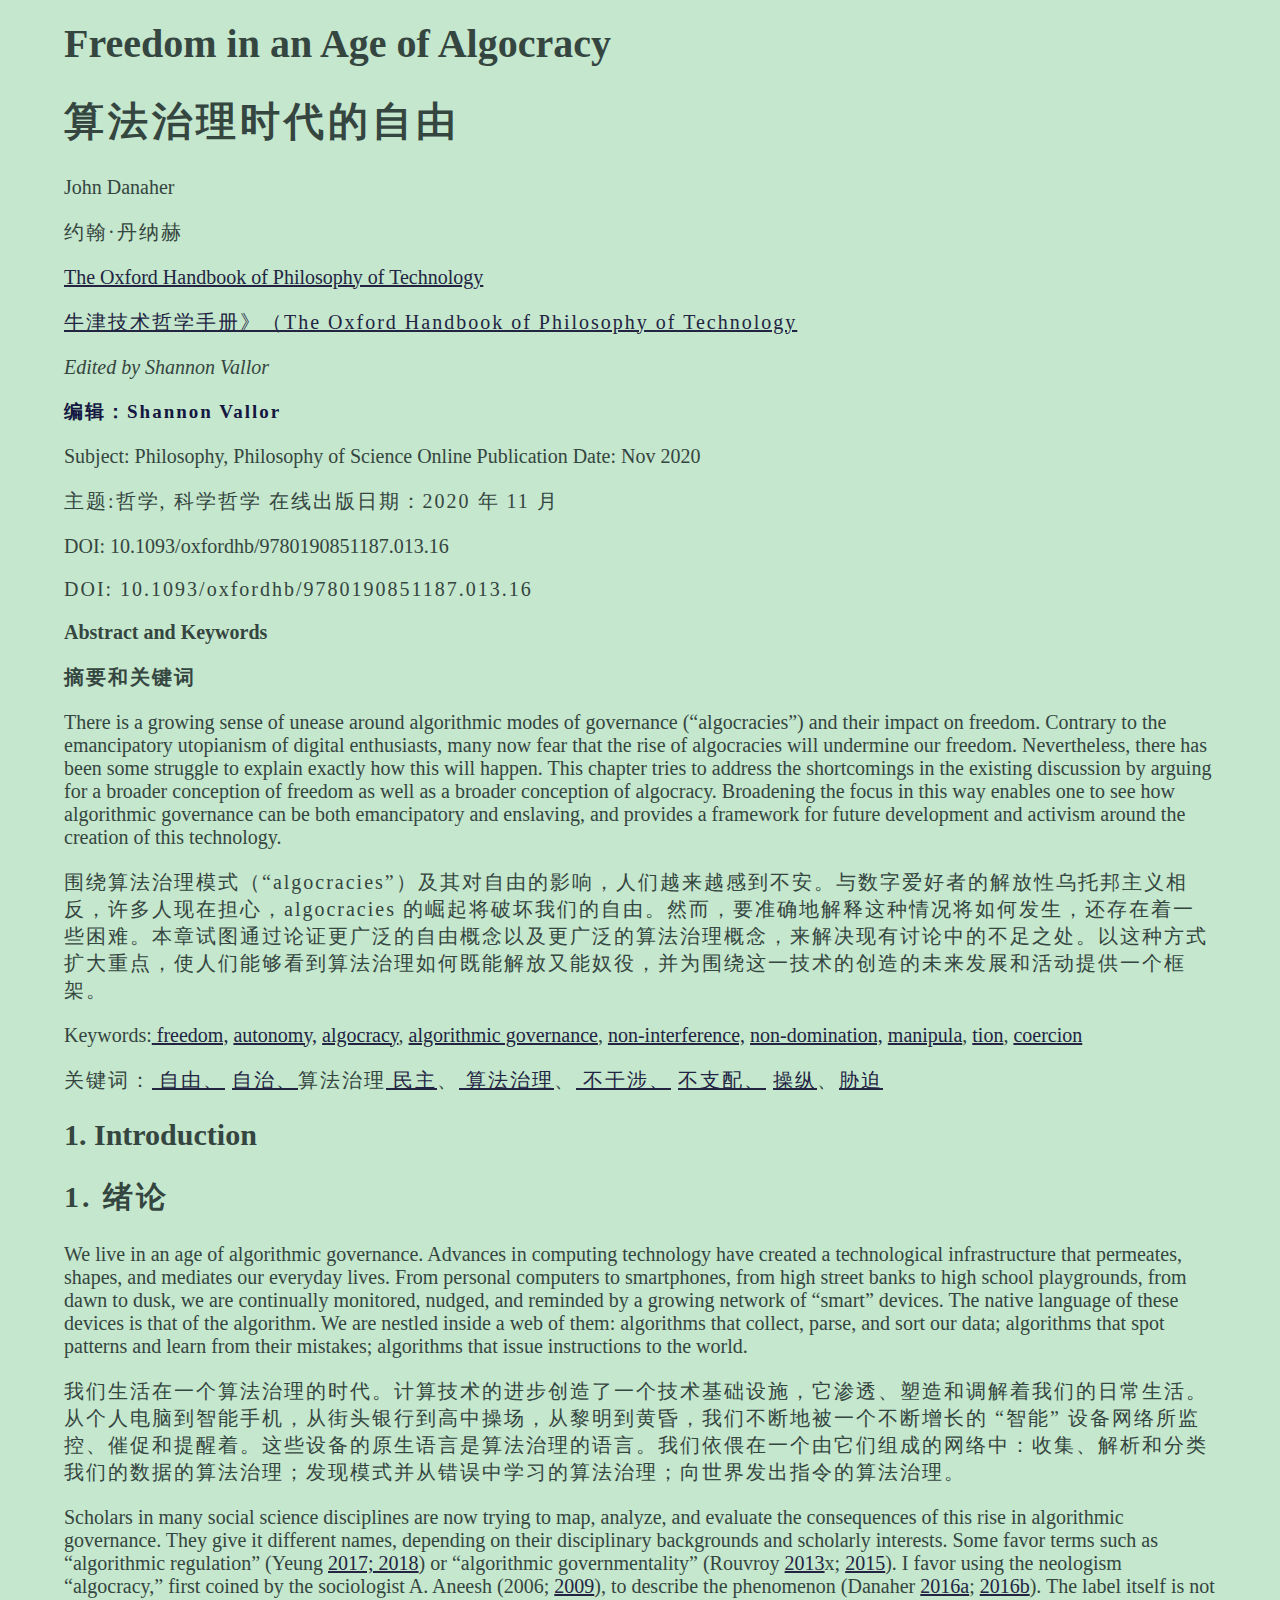
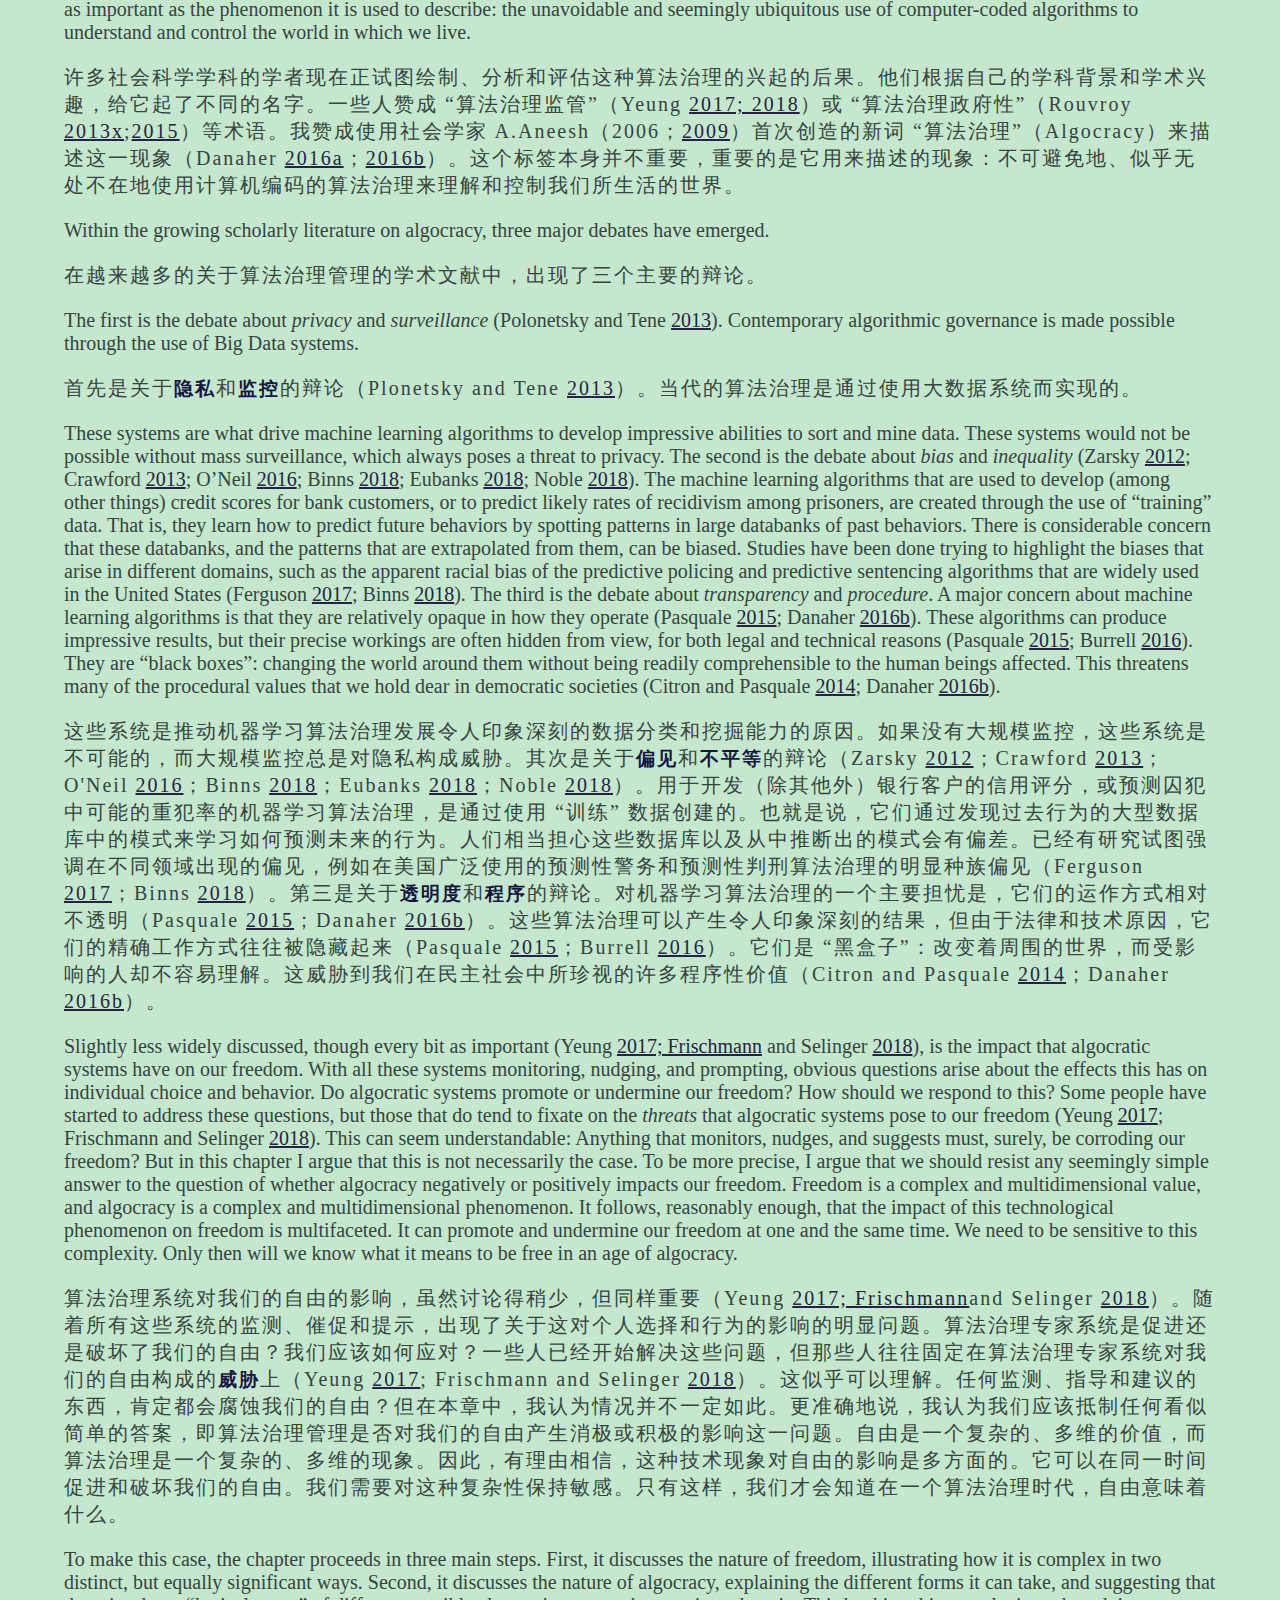
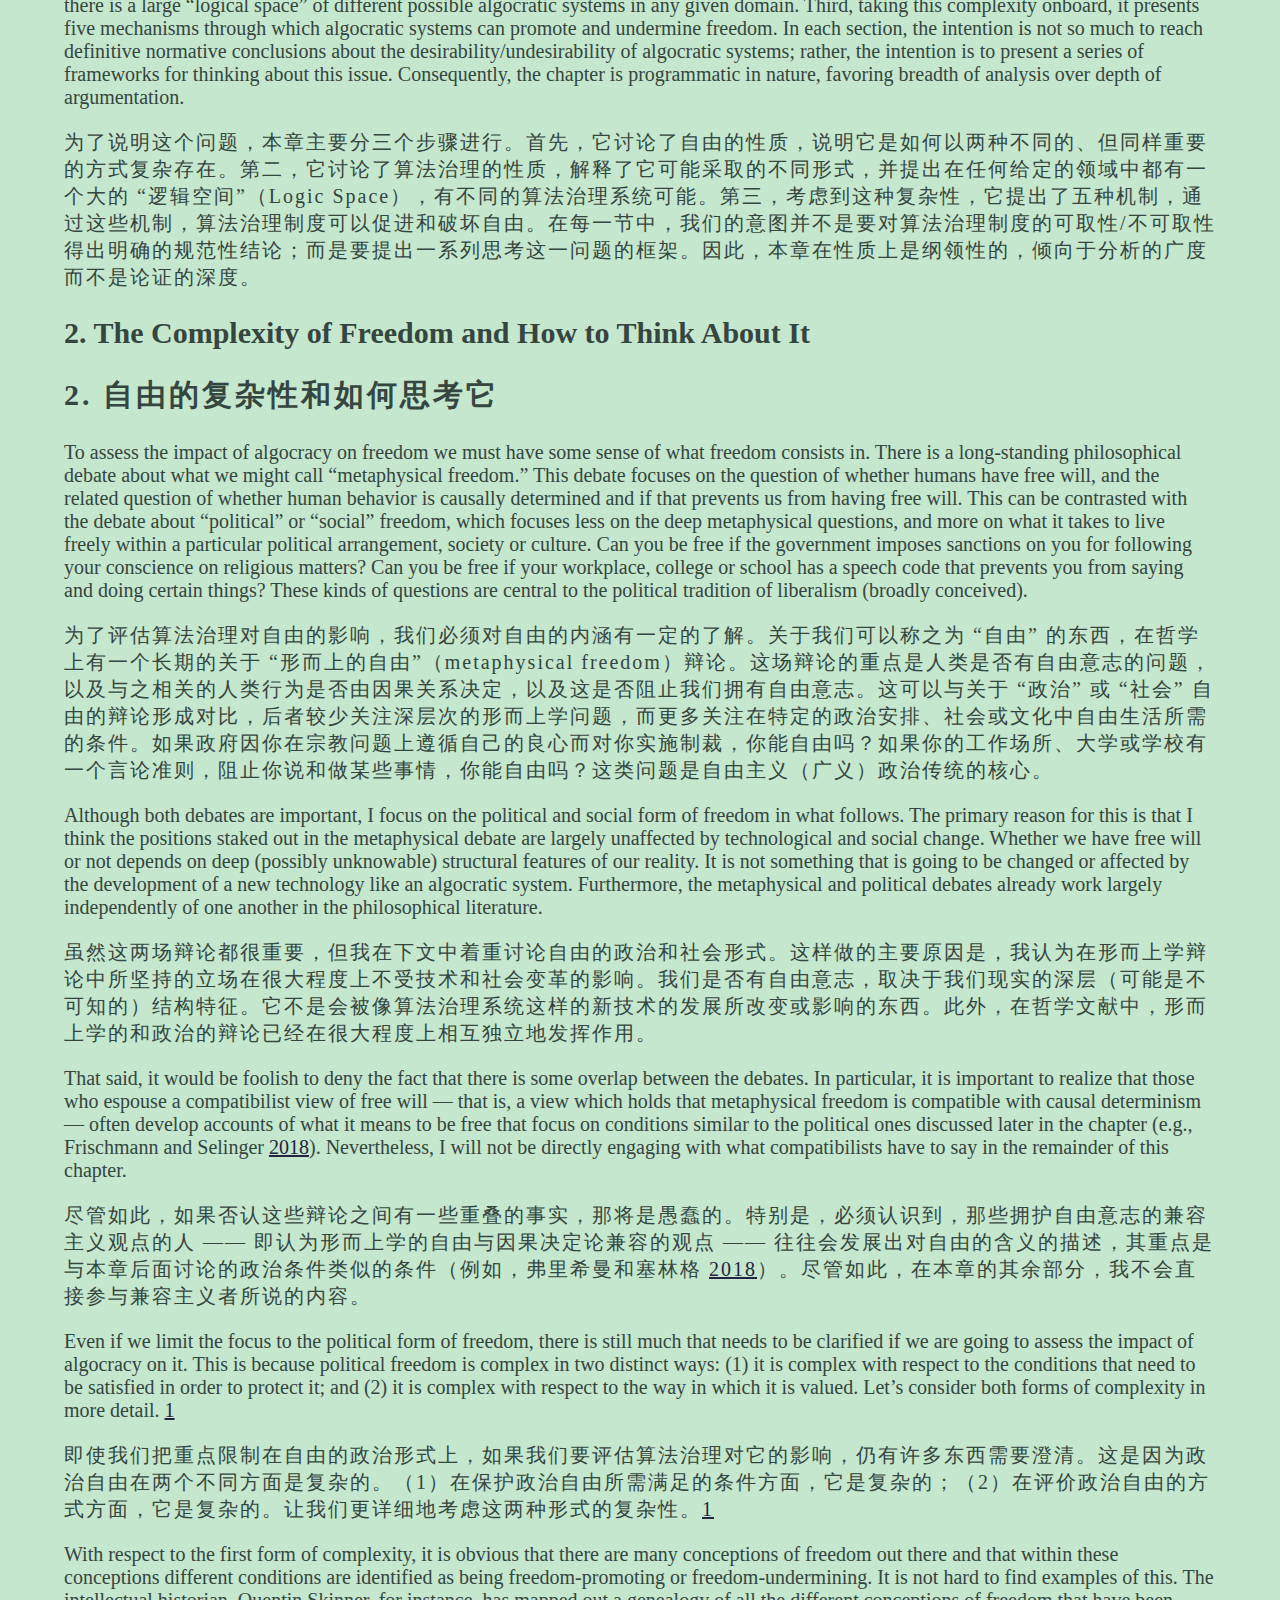
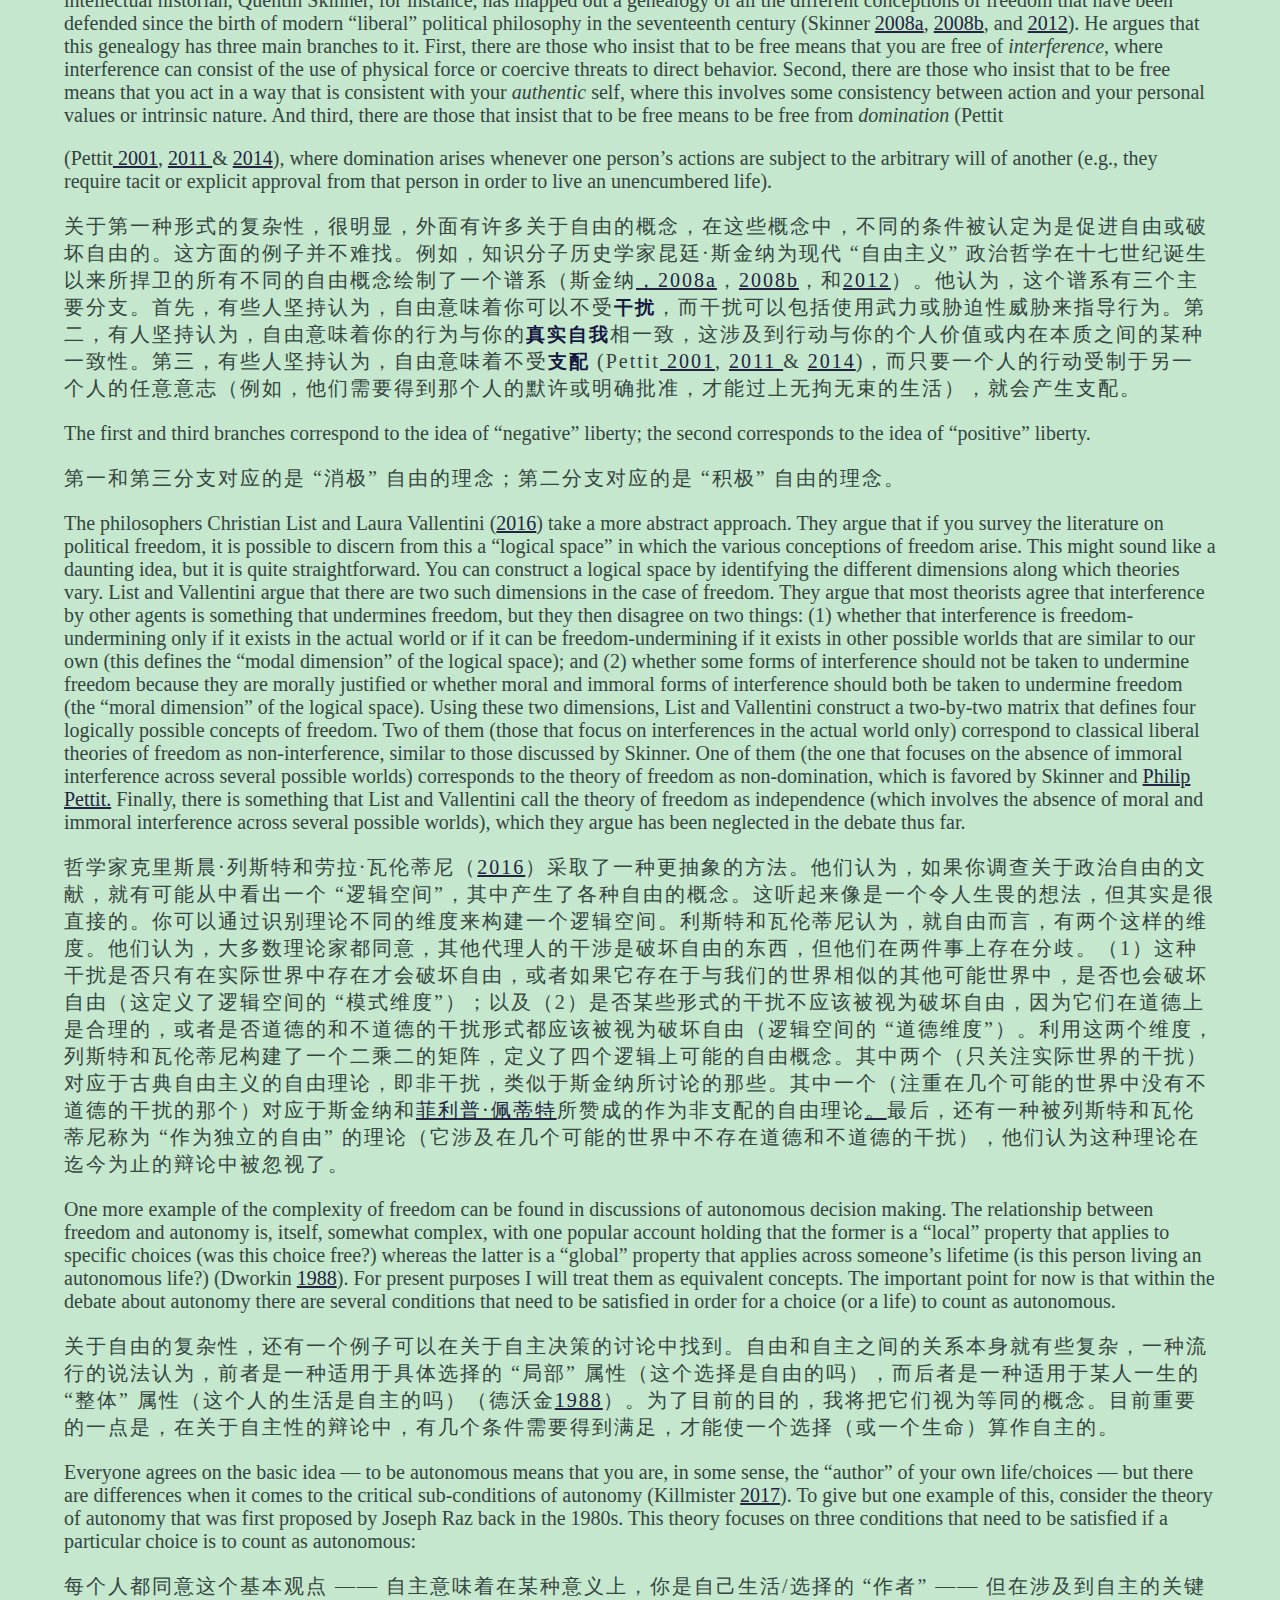
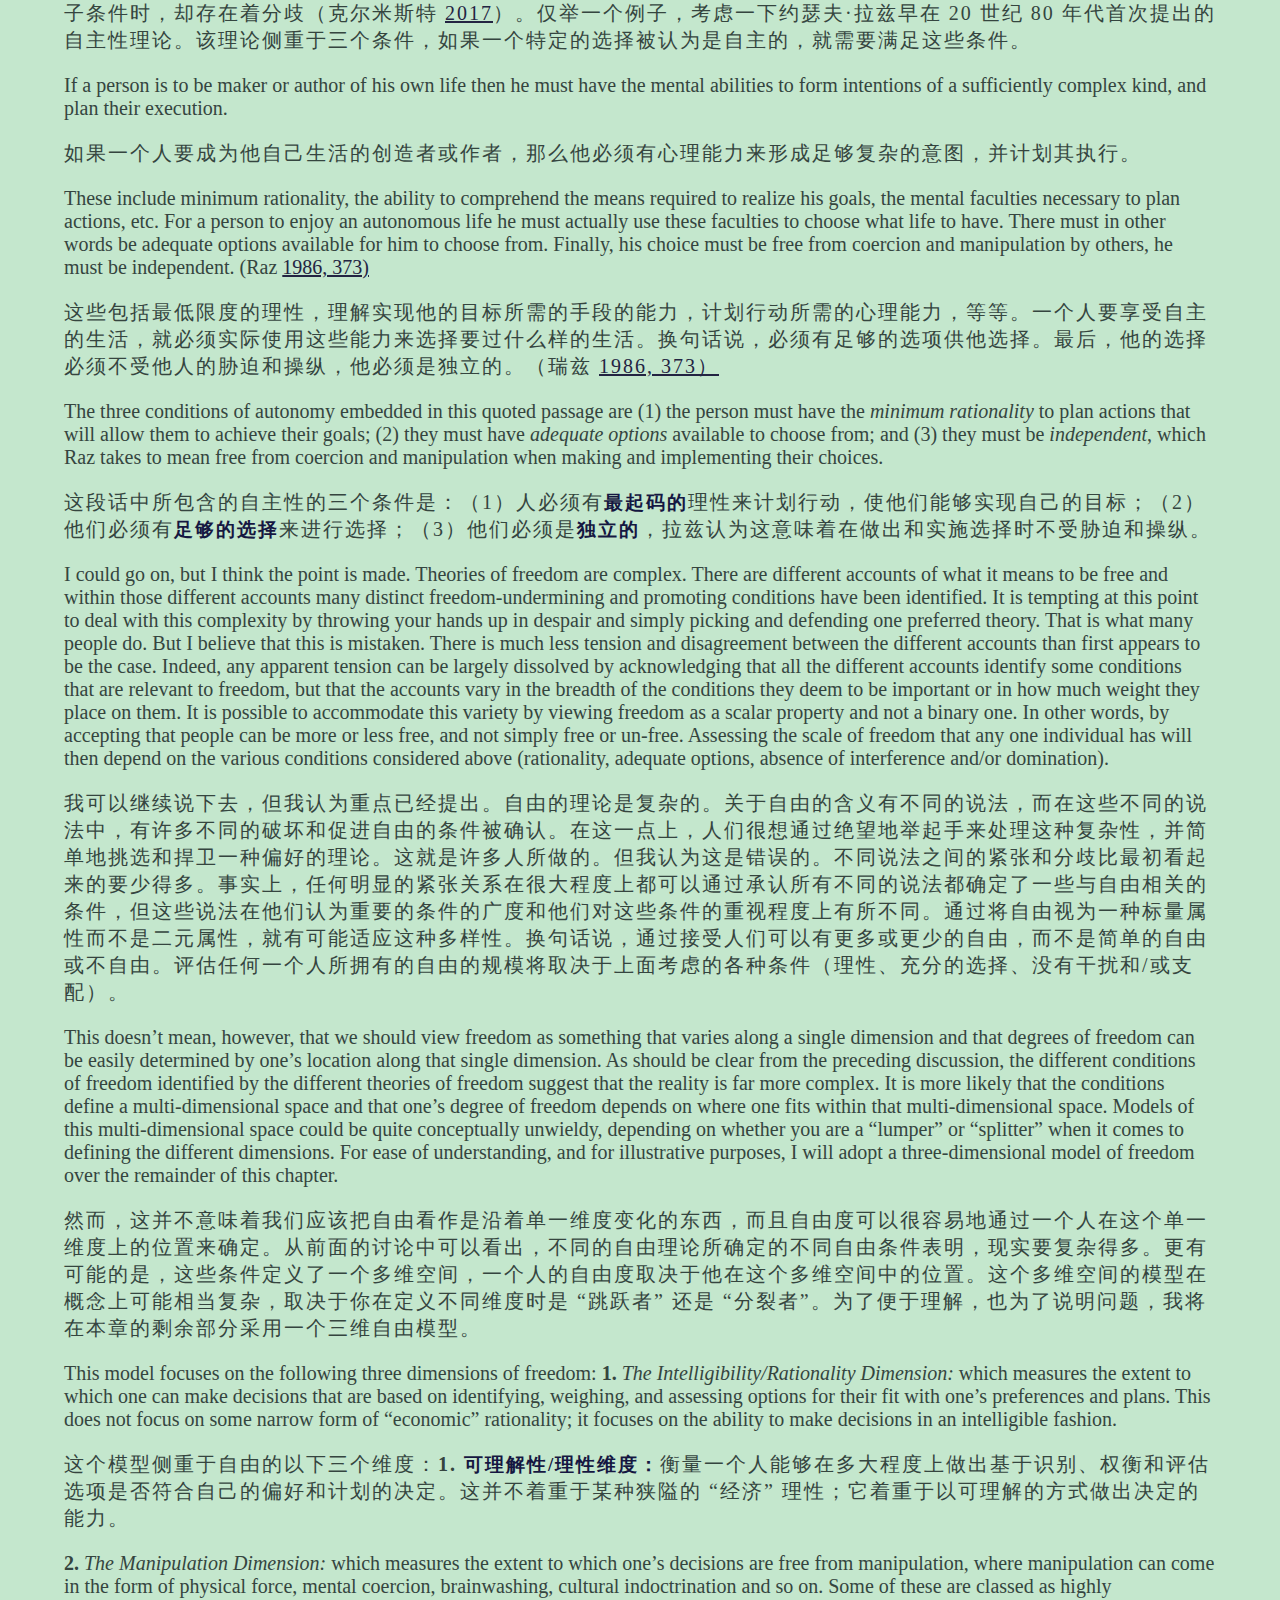
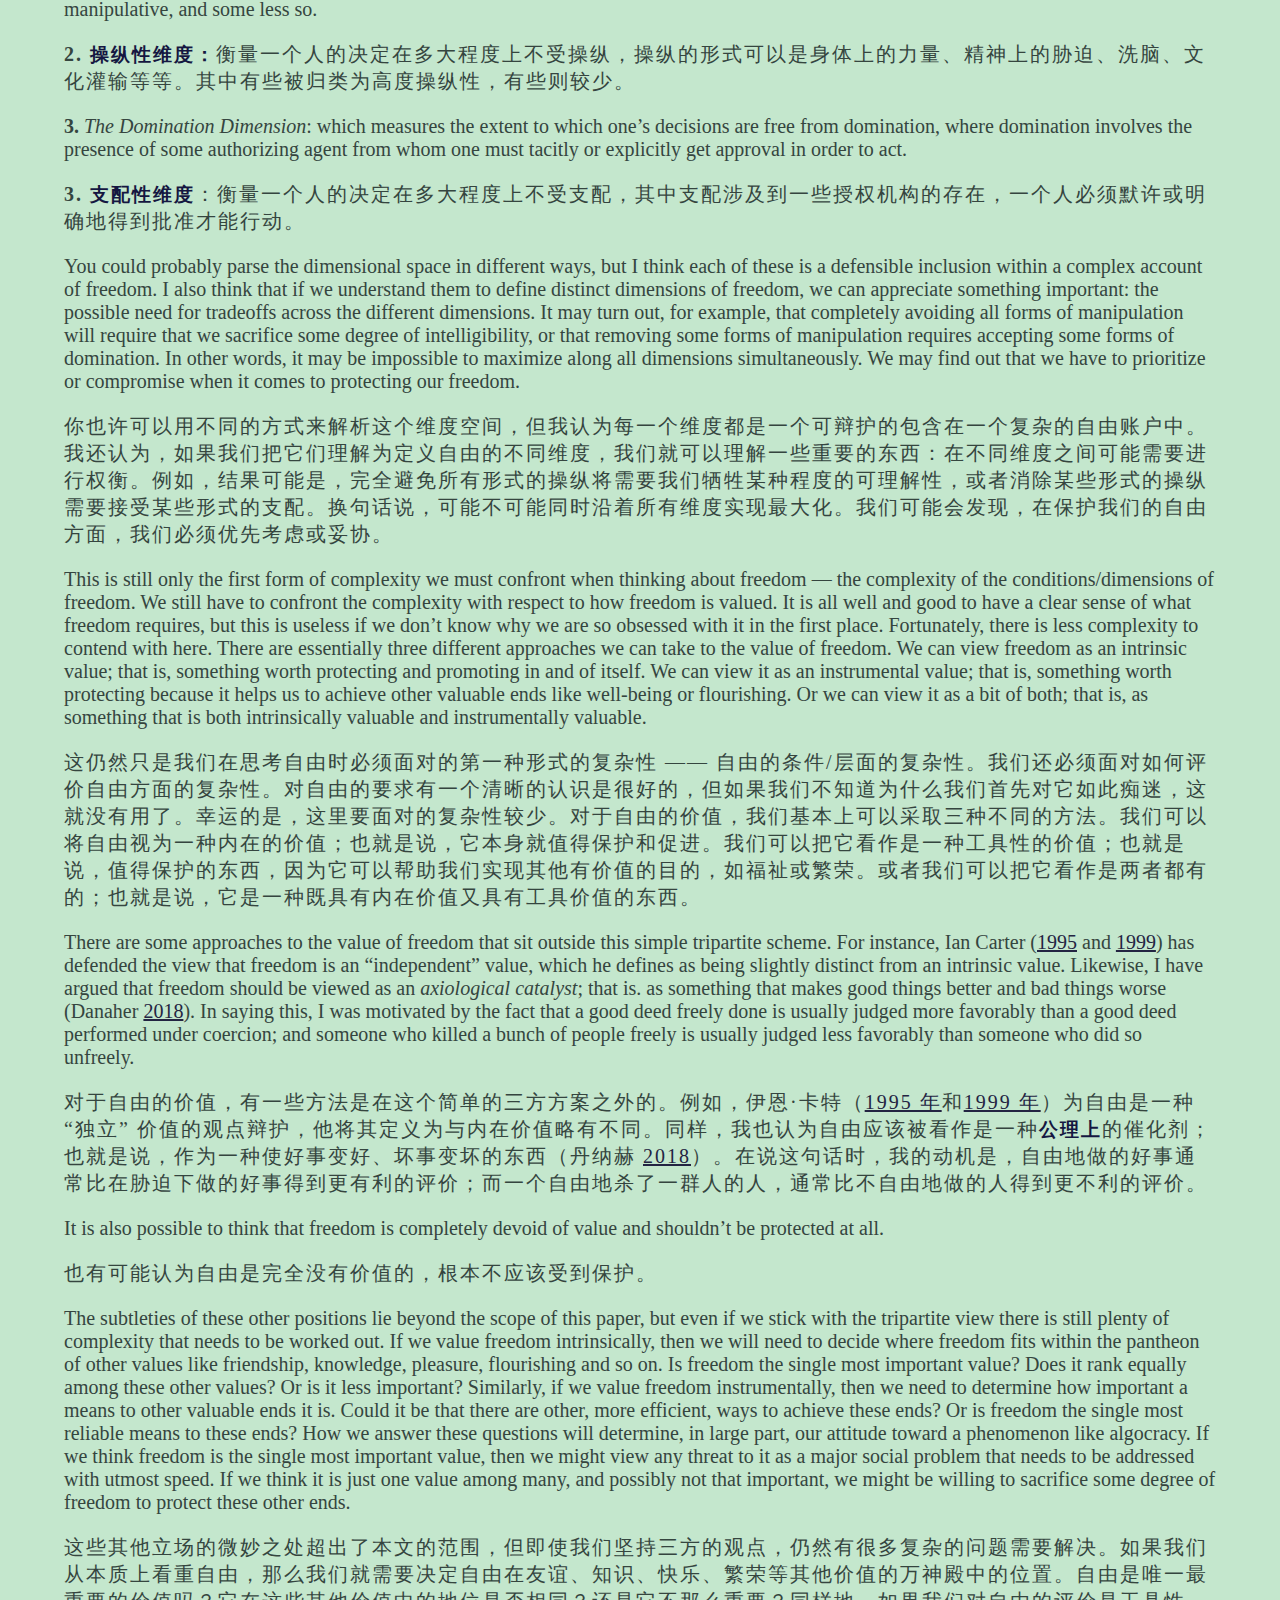
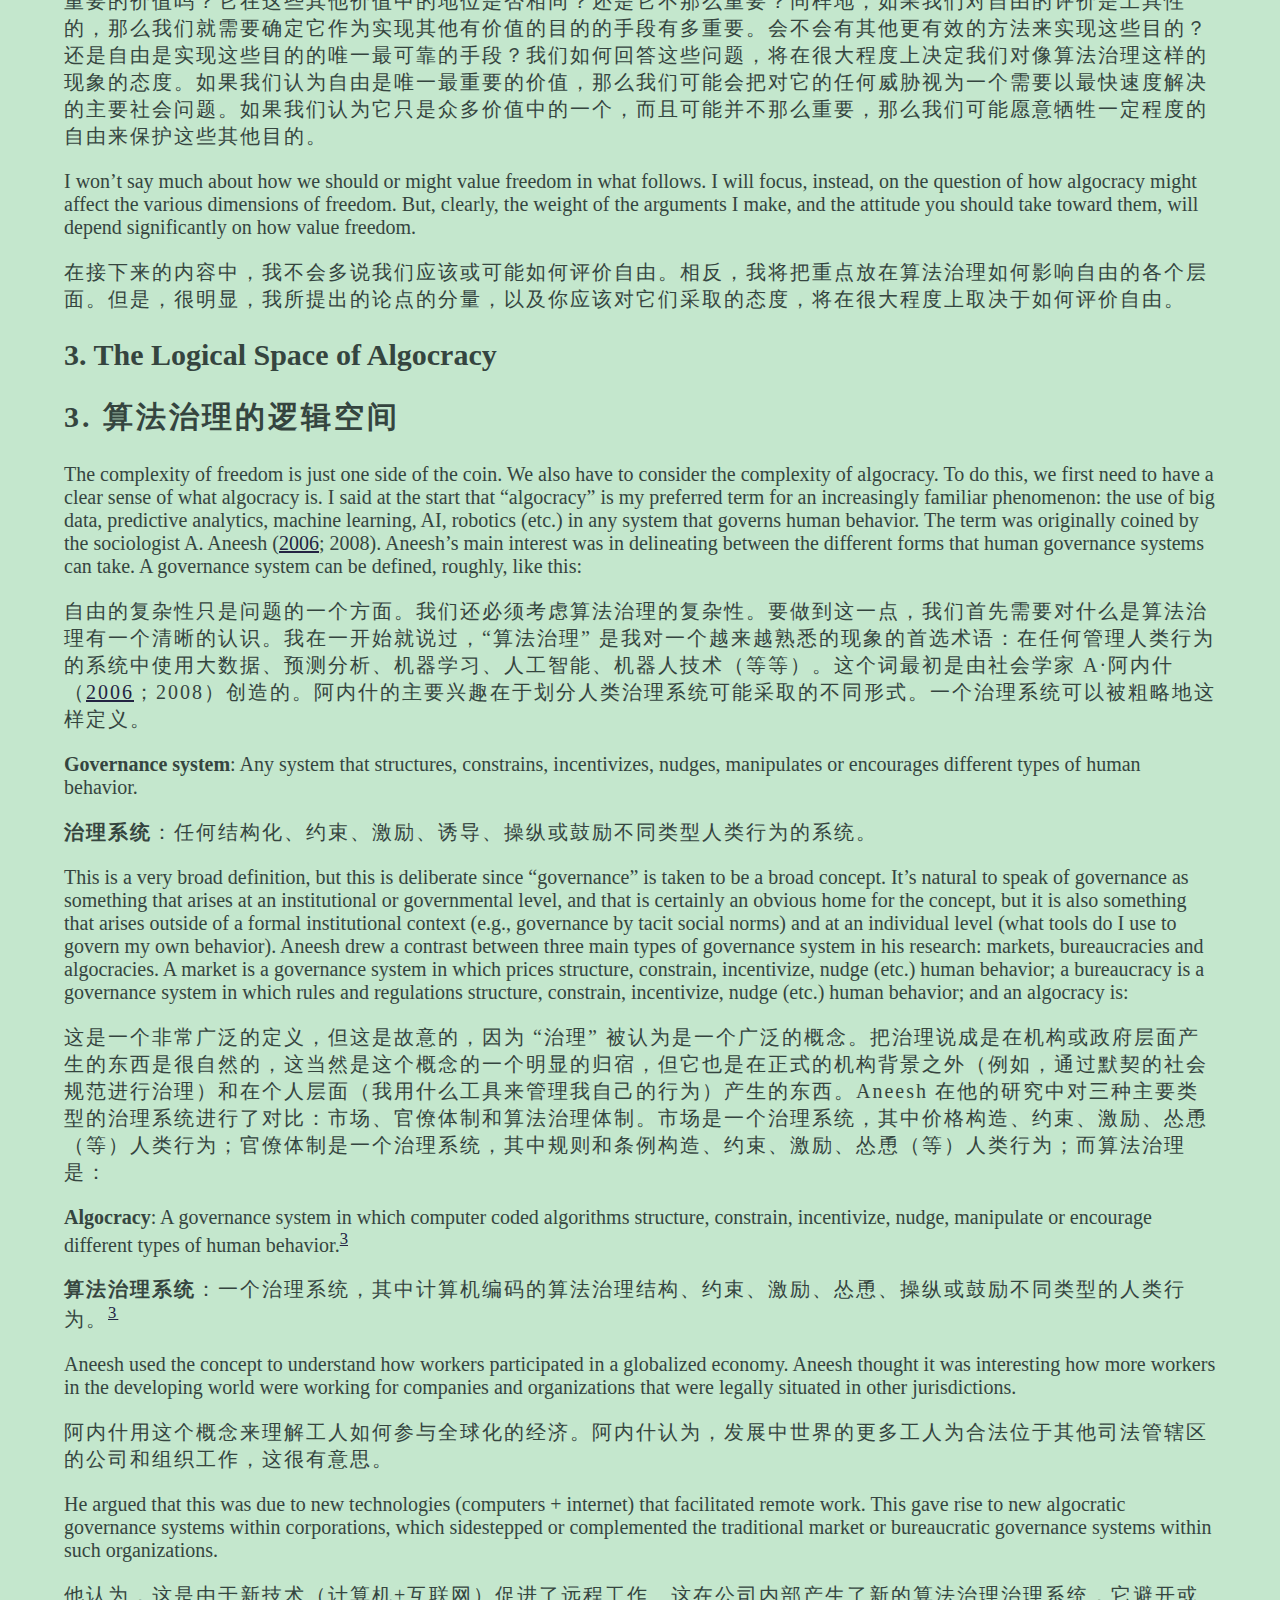
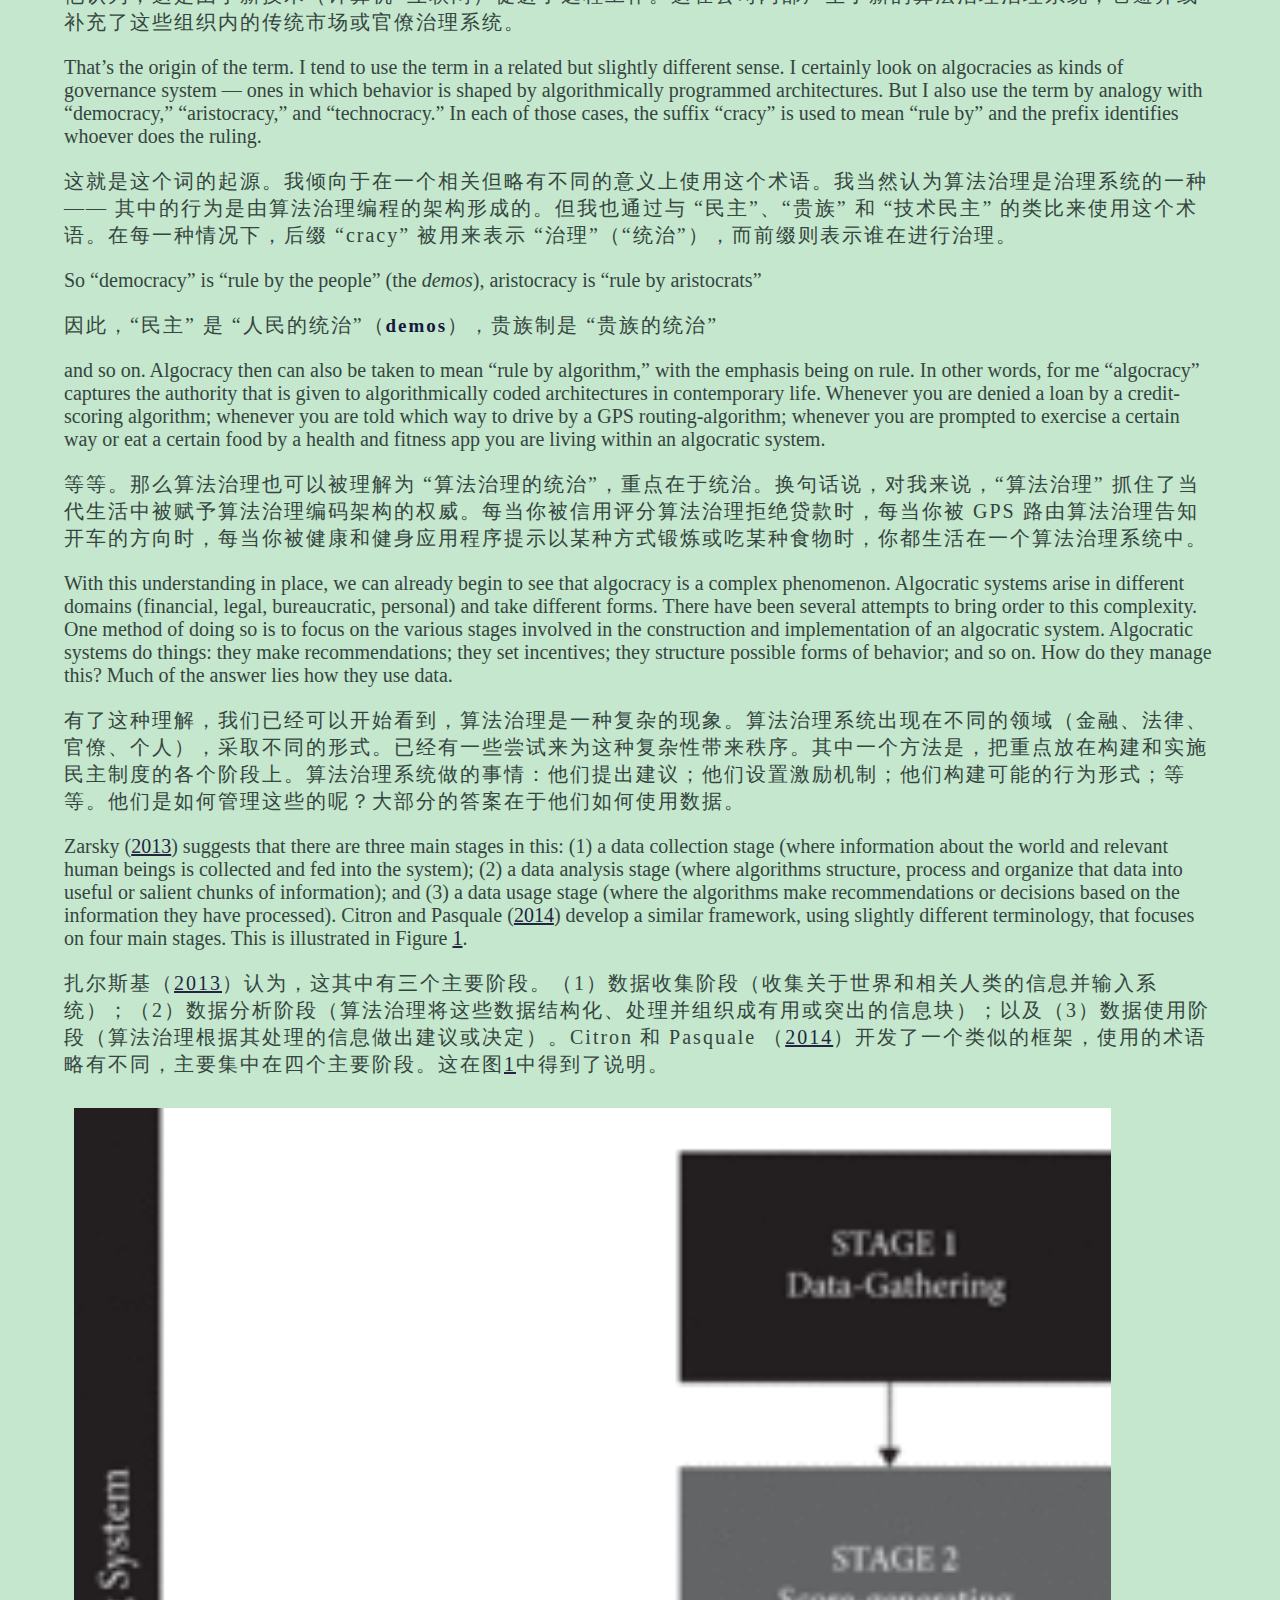
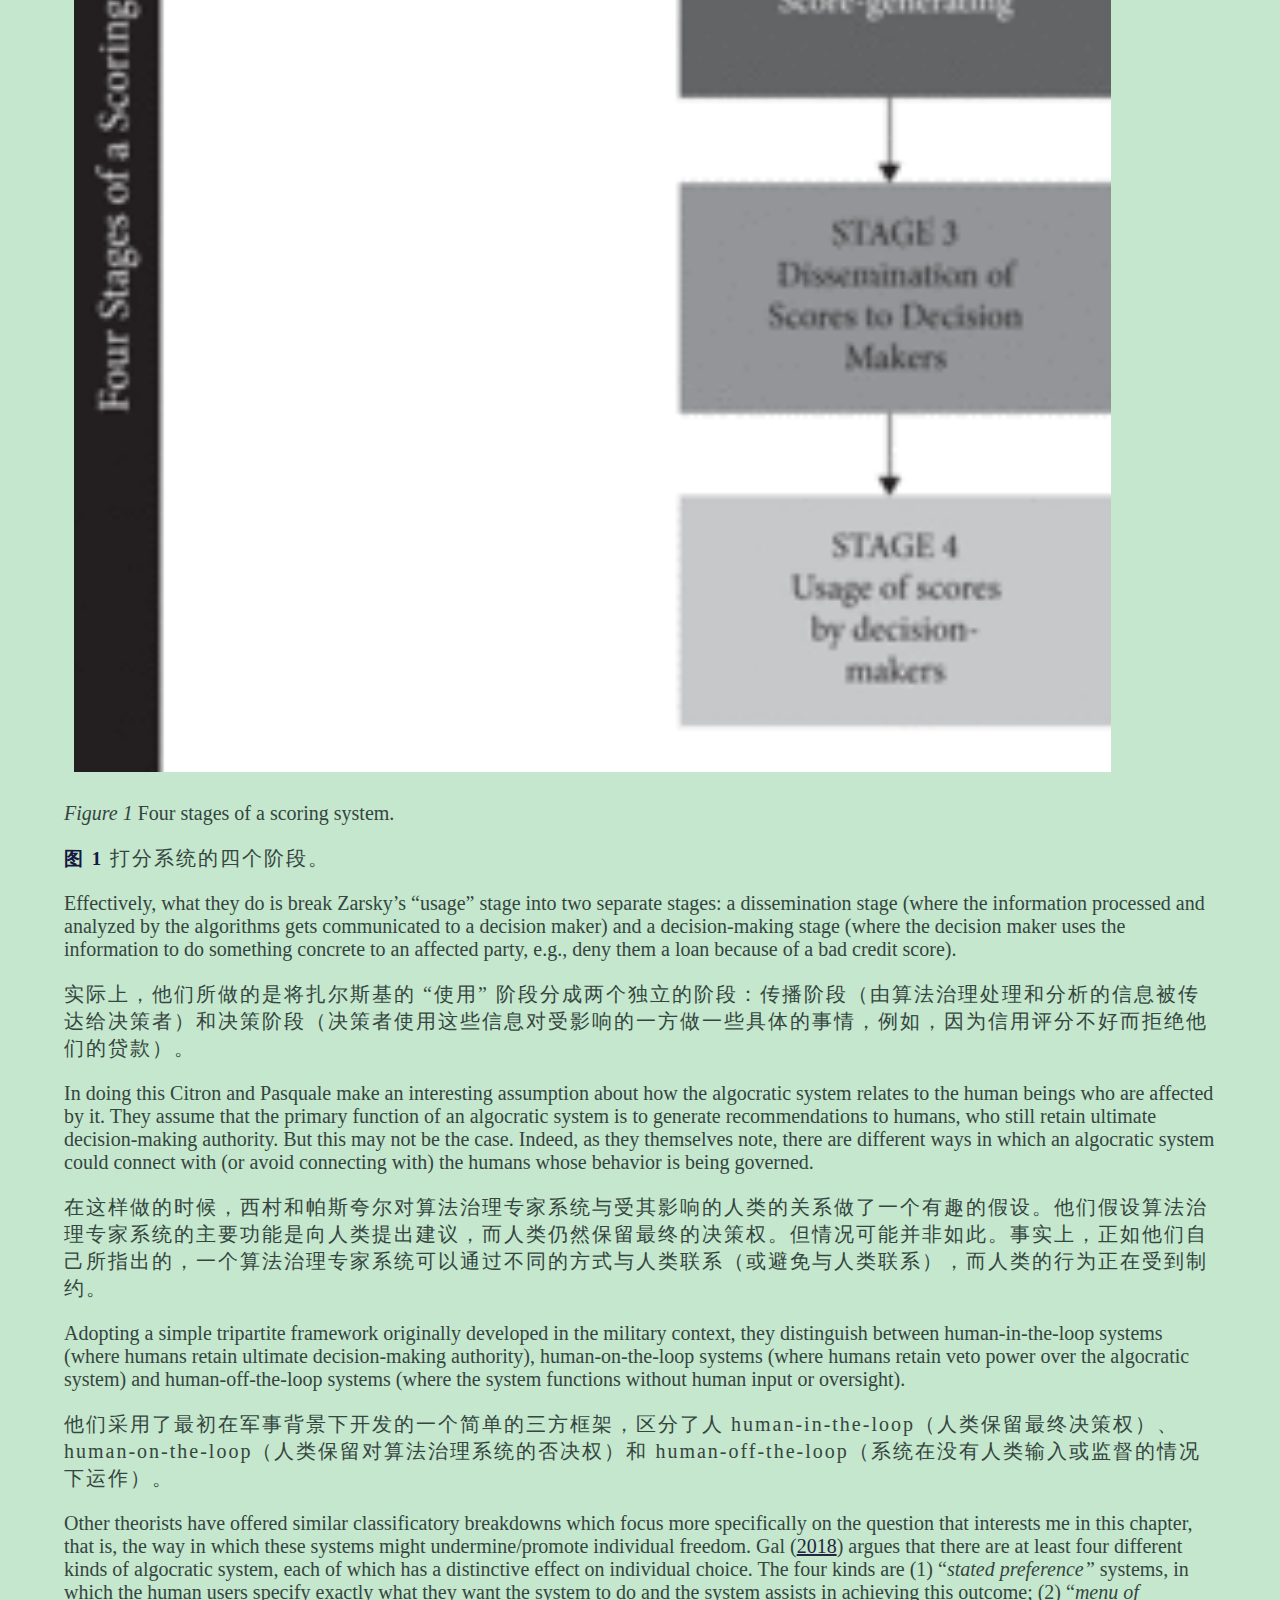
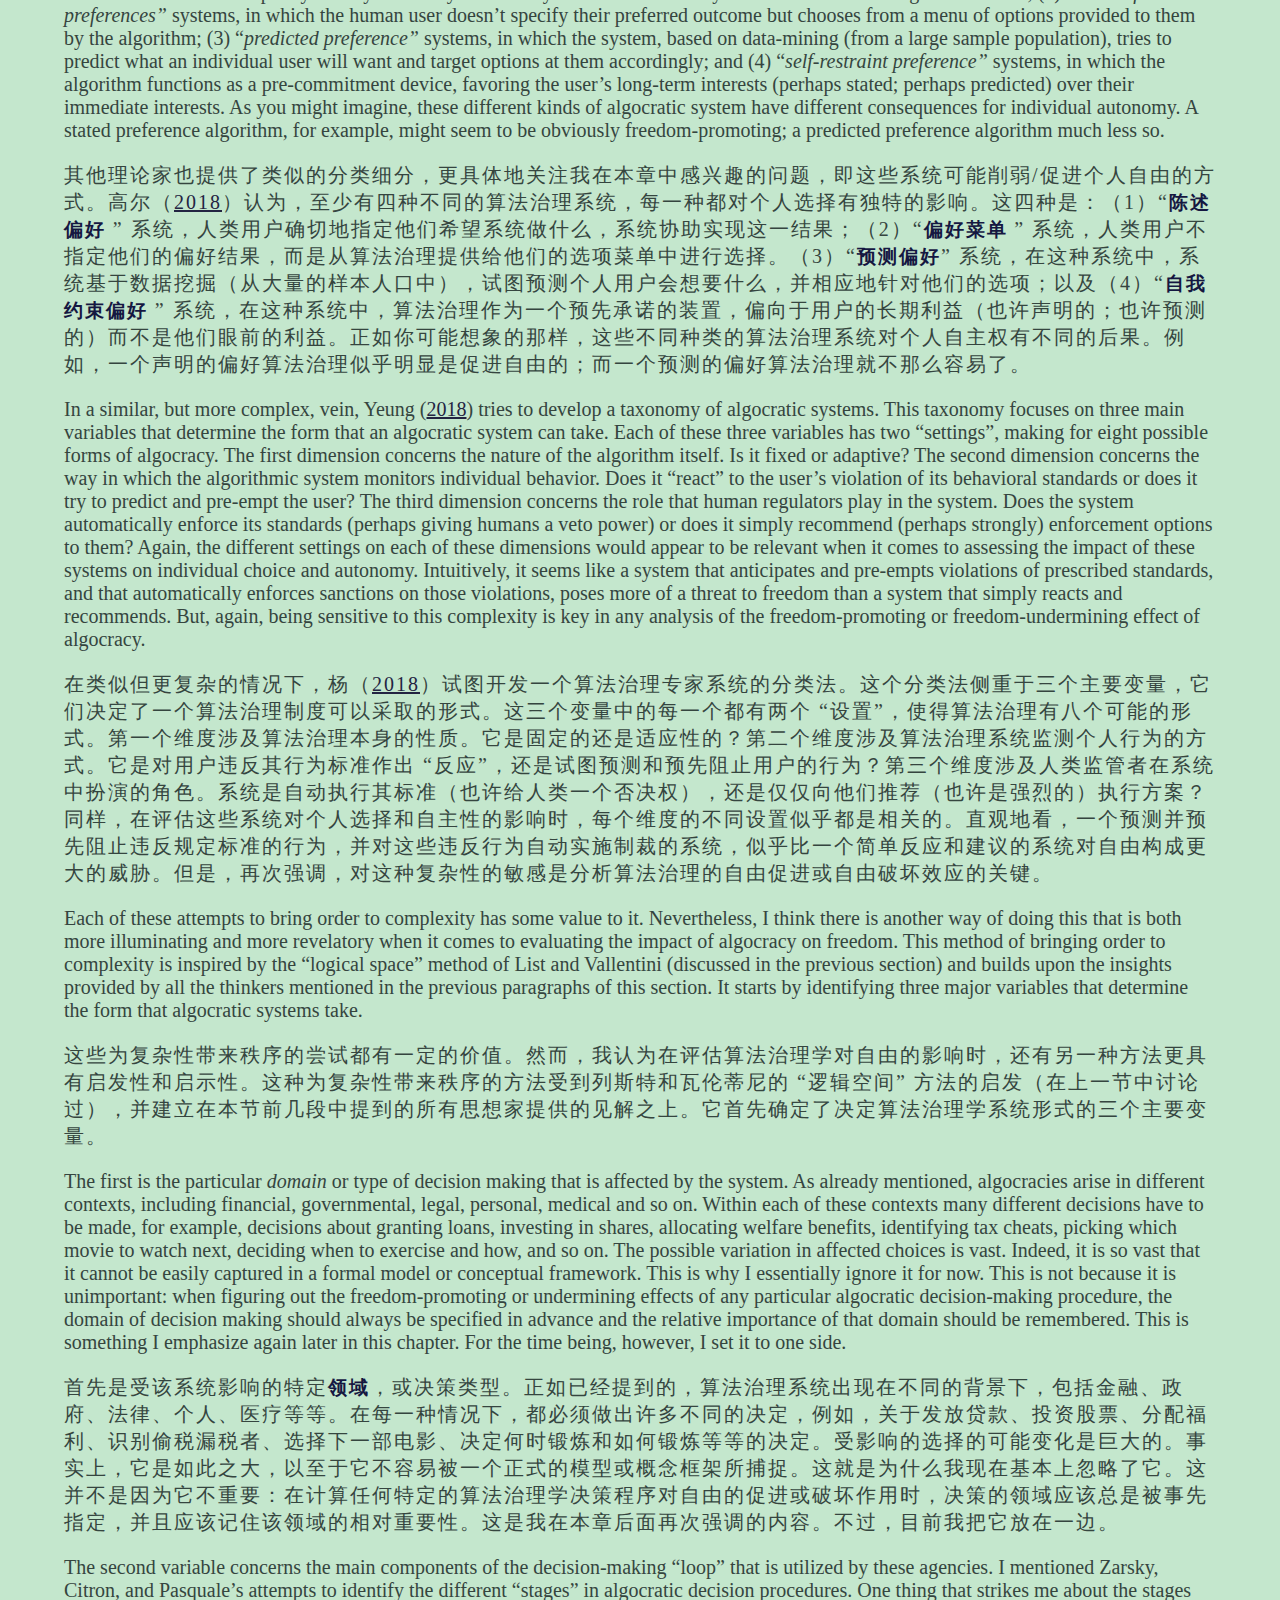
<file: index4.html>
<html>

<head>

<meta content="text/html;charset=utf-8" http-equiv="Content-Type"/>

<link rel="stylesheet" href="styles.css">

<title>Freedom in an Age of Algocracy - Oxford Handbooks</title>

</head>

<body>

<div id="babilu_link-0">

<!-- <p class="noindent"><a id="babilu_link-10"></a><img alt="Image 1" src="images/000003.png"/></p> -->

<h1 class="noindent english"><b>Freedom in an Age of Algocracy</b></h1> 

<h1 class="noindent chinese"><b>算法治理时代的自由</b></h1> 

<p class="noindent english">John Danaher</p> 

<p class="noindent chinese">约翰·丹纳赫</p> 

<p class="noindent english"><a href="https://www.oxfordhandbooks.com/view/10.1093/oxfordhb/9780190851187.001.0001/oxfordhb-9780190851187">The Oxford Handbook of Philosophy of Technology</a></p> 

<p class="noindent chinese"><a href="https://www.oxfordhandbooks.com/view/10.1093/oxfordhb/9780190851187.001.0001/oxfordhb-9780190851187">牛津技术哲学手册》（The Oxford Handbook of Philosophy of Technology</a></p> 

<p class="noindent english"> <i>Edited by Shannon Vallor</i></p> 

<p class="noindent chinese"> <i>编辑：Shannon Vallor</i></p> 

<p class="noindent english">Subject: Philosophy, Philosophy of Science Online Publication Date: Nov 2020</p> 

<p class="noindent chinese">主题:哲学, 科学哲学 在线出版日期：2020 年 11 月</p> 

<p class="noindent english">DOI: 10.1093/oxfordhb/9780190851187.013.16</p> 

<p class="noindent chinese">DOI: 10.1093/oxfordhb/9780190851187.013.16</p> 

<p class="noindent english"><b>Abstract and Keywords</b></p> 

<p class="noindent chinese"><b>摘要和关键词</b></p> 

<p class="noindent english">There is a growing sense of unease around algorithmic modes of governance (“algocracies”) and their impact on freedom. Contrary to the emancipatory utopianism of digital enthusiasts, many now fear that the rise of algocracies will undermine our freedom. Nevertheless, there has been some struggle to explain exactly how this will happen. This chapter tries to address the shortcomings in the existing discussion by arguing for a broader conception of freedom as well as a broader conception of algocracy. Broadening the focus in this way enables one to see how algorithmic governance can be both emancipatory and enslaving, and provides a framework for future development and activism around the creation of this technology.</p> 

<p class="noindent chinese">围绕算法治理模式（“algocracies”）及其对自由的影响，人们越来越感到不安。与数字爱好者的解放性乌托邦主义相反，许多人现在担心，algocracies 的崛起将破坏我们的自由。然而，要准确地解释这种情况将如何发生，还存在着一些困难。本章试图通过论证更广泛的自由概念以及更广泛的算法治理概念，来解决现有讨论中的不足之处。以这种方式扩大重点，使人们能够看到算法治理如何既能解放又能奴役，并为围绕这一技术的创造的未来发展和活动提供一个框架。</p> 

<p class="noindent english">Keywords:<a href="https://www.oxfordhandbooks.com/search?f_0=keyword&amp;q_0=freedom"> freedom,</a> <a href="https://www.oxfordhandbooks.com/search?f_0=keyword&amp;q_0=autonomy">autonomy,</a> <a href="https://www.oxfordhandbooks.com/search?f_0=keyword&amp;q_0=algocracy"> algocracy</a>, <a href="https://www.oxfordhandbooks.com/search?f_0=keyword&amp;q_0=algorithmic governance"> algorithmic governance</a>, <a href="https://www.oxfordhandbooks.com/search?f_0=keyword&amp;q_0=non-interference"> non-interference,</a> <a href="https://www.oxfordhandbooks.com/search?f_0=keyword&amp;q_0=non-domination"> non-domination,</a> <a href="https://www.oxfordhandbooks.com/search?f_0=keyword&amp;q_0=manipulation">manipula­</a>, <a href="https://www.oxfordhandbooks.com/search?f_0=keyword&amp;q_0=manipulation">tion</a>, <a href="https://www.oxfordhandbooks.com/search?f_0=keyword&amp;q_0=coercion">coercion</a></p> 

<p class="noindent chinese">关键词：<a href="https://www.oxfordhandbooks.com/search?f_0=keyword&amp;q_0=freedom"> 自由、</a> <a href="https://www.oxfordhandbooks.com/search?f_0=keyword&amp;q_0=autonomy">自治、</a>算法治理<a href="https://www.oxfordhandbooks.com/search?f_0=keyword&amp;q_0=algocracy"> 民主</a>、<a href="https://www.oxfordhandbooks.com/search?f_0=keyword&amp;q_0=algorithmic governance"> 算法治理</a>、<a href="https://www.oxfordhandbooks.com/search?f_0=keyword&amp;q_0=non-interference"> 不干涉、</a> <a href="https://www.oxfordhandbooks.com/search?f_0=keyword&amp;q_0=non-domination"> 不支配、</a> <a href="https://www.oxfordhandbooks.com/search?f_0=keyword&amp;q_0=manipulation">操纵</a>、<a href="https://www.oxfordhandbooks.com/search?f_0=keyword&amp;q_0=coercion">胁迫</a></p> 

<h2 class="noindent english"><b>1. </b> <b>Introduction</b></h2> 

<h2 class="noindent chinese"><b>1. </b> <b>绪论</b></h2> 

<p class="noindent english">We live in an age of algorithmic governance. Advances in computing technology have created a technological infrastructure that permeates, shapes, and mediates our everyday lives. From personal computers to smartphones, from high street banks to high school playgrounds, from dawn to dusk, we are continually monitored, nudged, and reminded by a growing network of “smart” devices. The native language of these devices is that of the algorithm. We are nestled inside a web of them: algorithms that collect, parse, and sort our data; algorithms that spot patterns and learn from their mistakes; algorithms that issue instructions to the world.</p> 

<p class="noindent chinese">我们生活在一个算法治理的时代。计算技术的进步创造了一个技术基础设施，它渗透、塑造和调解着我们的日常生活。从个人电脑到智能手机，从街头银行到高中操场，从黎明到黄昏，我们不断地被一个不断增长的 “智能” 设备网络所监控、催促和提醒着。这些设备的原生语言是算法治理的语言。我们依偎在一个由它们组成的网络中：收集、解析和分类我们的数据的算法治理；发现模式并从错误中学习的算法治理；向世界发出指令的算法治理。</p> 

<p class="noindent english">Scholars in many social science disciplines are now trying to map, analyze, and evaluate the consequences of this rise in algorithmic governance. They give it different names, depending on their disciplinary backgrounds and scholarly interests. Some favor terms such as “algorithmic regulation” (Yeung <a href="#babilu_link-1">2017; 2018</a>) or “algorithmic governmentality” (Rouvroy <a href="#babilu_link-2">2013</a>x; <a href="#babilu_link-2">2015</a>). I favor using the neologism “algocracy,” first coined by the sociologist A. Aneesh (2006; <a href="#babilu_link-3">2009</a>), to describe the phenomenon (Danaher <a href="#babilu_link-3">2016a</a>; <a href="#babilu_link-3">2016b</a>). The label itself is not as important as the phenomenon it is used to describe: the unavoidable and seemingly ubiquitous use of computer-coded algorithms to understand and control the world in which we live.</p> 

<p class="noindent chinese">许多社会科学学科的学者现在正试图绘制、分析和评估这种算法治理的兴起的后果。他们根据自己的学科背景和学术兴趣，给它起了不同的名字。一些人赞成 “算法治理监管”（Yeung <a href="#babilu_link-1">2017; 2018</a>）或 “算法治理政府性”（Rouvroy <a href="#babilu_link-2">2013x</a>;<a href="#babilu_link-2">2015</a>）等术语。我赞成使用社会学家 A.Aneesh（2006；<a href="#babilu_link-3">2009</a>）首次创造的新词 “算法治理”（Algocracy）来描述这一现象（Danaher <a href="#babilu_link-3">2016a</a>；<a href="#babilu_link-3">2016b</a>）。这个标签本身并不重要，重要的是它用来描述的现象：不可避免地、似乎无处不在地使用计算机编码的算法治理来理解和控制我们所生活的世界。</p> 

<p class="noindent english">Within the growing scholarly literature on algocracy, three major debates have emerged.</p> 

<p class="noindent chinese">在越来越多的关于算法治理管理的学术文献中，出现了三个主要的辩论。</p> 

<p class="noindent english">The first is the debate about <i>privacy</i> and <i>surveillance</i> (Polonetsky and Tene <a href="#babilu_link-2">2013</a>). Contemporary algorithmic governance is made possible through the use of Big Data systems.</p> 

<p class="noindent chinese">首先是关于<i>隐私</i>和<i>监控</i>的辩论（Plonetsky and Tene <a href="#babilu_link-2">2013</a>）。当代的算法治理是通过使用大数据系统而实现的。</p> 

<p class="noindent english">These systems are what drive machine learning algorithms to develop impressive abilities to sort and mine data. These systems would not be possible without mass surveillance, which always poses a threat to privacy. The second is the debate about <i>bias</i> and <i>inequality</i> (Zarsky <a href="#babilu_link-1">2012</a>; Crawford <a href="#babilu_link-3">2013</a>; O’Neil <a href="#babilu_link-4">2016</a>; Binns <a href="#babilu_link-3">2018</a>; Eubanks <a href="#babilu_link-4">2018</a>; Noble <a href="#babilu_link-4">2018</a>). The machine learning algorithms that are used to develop (among other things) credit scores for bank customers, or to predict likely rates of recidivism among prisoners, are created through the use of “training” data. That is, they learn how to predict future behaviors by spotting patterns in large databanks of past behaviors. There is considerable concern that these databanks, and the patterns that are extrapolated from them, can be biased. Studies have been done trying to highlight the biases that arise in different domains, such as the apparent racial bias of the predictive policing and predictive sentencing algorithms that are widely used in the United States (Ferguson <a href="#babilu_link-4">2017</a>; Binns <a href="#babilu_link-3">2018</a>). The third is the debate about <i>transparency</i> and <i>procedure</i>. A major concern about machine learning algorithms is that they are relatively opaque in how they operate (Pasquale <a href="#babilu_link-4">2015</a>; Danaher <a href="#babilu_link-3">2016b</a>). These algorithms can produce impressive results, but their precise workings are often hidden from view, for both legal and technical reasons (Pasquale <a href="#babilu_link-4">2015</a>; Burrell <a href="#babilu_link-3">2016</a>). They are “black boxes”: changing the world around them without being readily comprehensible to the human beings affected. This threatens many of the procedural values that we hold dear in democratic societies (Citron and Pasquale <a href="#babilu_link-3">2014</a>; Danaher <a href="#babilu_link-3">2016b</a>).</p> 

<p class="noindent chinese">这些系统是推动机器学习算法治理发展令人印象深刻的数据分类和挖掘能力的原因。如果没有大规模监控，这些系统是不可能的，而大规模监控总是对隐私构成威胁。其次是关于<i>偏见</i>和<i>不平等</i>的辩论（Zarsky <a href="#babilu_link-1">2012</a>；Crawford <a href="#babilu_link-3">2013</a>；O'Neil <a href="#babilu_link-4">2016</a>；Binns <a href="#babilu_link-3">2018</a>；Eubanks <a href="#babilu_link-4">2018</a>；Noble <a href="#babilu_link-4">2018</a>）。用于开发（除其他外）银行客户的信用评分，或预测囚犯中可能的重犯率的机器学习算法治理，是通过使用 “训练” 数据创建的。也就是说，它们通过发现过去行为的大型数据库中的模式来学习如何预测未来的行为。人们相当担心这些数据库以及从中推断出的模式会有偏差。已经有研究试图强调在不同领域出现的偏见，例如在美国广泛使用的预测性警务和预测性判刑算法治理的明显种族偏见（Ferguson <a href="#babilu_link-4">2017</a>；Binns <a href="#babilu_link-3">2018</a>）。第三是关于<i>透明度</i>和<i>程序</i>的辩论。对机器学习算法治理的一个主要担忧是，它们的运作方式相对不透明（Pasquale <a href="#babilu_link-4">2015</a>；Danaher <a href="#babilu_link-3">2016b</a>）。这些算法治理可以产生令人印象深刻的结果，但由于法律和技术原因，它们的精确工作方式往往被隐藏起来（Pasquale <a href="#babilu_link-4">2015</a>；Burrell <a href="#babilu_link-3">2016</a>）。它们是 “黑盒子”：改变着周围的世界，而受影响的人却不容易理解。这威胁到我们在民主社会中所珍视的许多程序性价值（Citron and Pasquale <a href="#babilu_link-3">2014</a>；Danaher <a href="#babilu_link-3">2016b</a>）。</p> 

<p class="noindent english">Slightly less widely discussed, though every bit as important (Yeung <a href="#babilu_link-1">2017; Frischmann</a> and Selinger <a href="#babilu_link-4">2018</a>), is the impact that algocratic systems have on our freedom. With all these systems monitoring, nudging, and prompting, obvious questions arise about the effects this has on individual choice and behavior. Do algocratic systems promote or undermine our freedom? How should we respond to this? Some people have started to address these questions, but those that do tend to fixate on the <i>threats</i> that algocratic systems pose to our freedom (Yeung <a href="#babilu_link-1">2017</a>; Frischmann and Selinger <a href="#babilu_link-4">2018</a>). This can seem understandable: Anything that monitors, nudges, and suggests must, surely, be corroding our freedom? But in this chapter I argue that this is not necessarily the case. To be more precise, I argue that we should resist any seemingly simple answer to the question of whether algocracy negatively or positively impacts our freedom. Freedom is a complex and multidimensional value, and algocracy is a complex and multidimensional phenomenon. It follows, reasonably enough, that the impact of this technological phenomenon on freedom is multifaceted. It can promote and undermine our freedom at one and the same time. We need to be sensitive to this complexity. Only then will we know what it means to be free in an age of algocracy.</p> 

<p class="noindent chinese">算法治理系统对我们的自由的影响，虽然讨论得稍少，但同样重要（Yeung <a href="#babilu_link-1">2017; Frischmann</a>and Selinger <a href="#babilu_link-4">2018</a>）。随着所有这些系统的监测、催促和提示，出现了关于这对个人选择和行为的影响的明显问题。算法治理专家系统是促进还是破坏了我们的自由？我们应该如何应对？一些人已经开始解决这些问题，但那些人往往固定在算法治理专家系统对我们的自由构成的<i>威胁</i>上（Yeung <a href="#babilu_link-1">2017</a>; Frischmann and Selinger <a href="#babilu_link-4">2018</a>）。这似乎可以理解。任何监测、指导和建议的东西，肯定都会腐蚀我们的自由？但在本章中，我认为情况并不一定如此。更准确地说，我认为我们应该抵制任何看似简单的答案，即算法治理管理是否对我们的自由产生消极或积极的影响这一问题。自由是一个复杂的、多维的价值，而算法治理是一个复杂的、多维的现象。因此，有理由相信，这种技术现象对自由的影响是多方面的。它可以在同一时间促进和破坏我们的自由。我们需要对这种复杂性保持敏感。只有这样，我们才会知道在一个算法治理时代，自由意味着什么。</p> 

<p class="noindent english">To make this case, the chapter proceeds in three main steps. First, it discusses the nature of freedom, illustrating how it is complex in two distinct, but equally significant ways. Second, it discusses the nature of algocracy, explaining the different forms it can take, and suggesting that there is a large “logical space” of different possible algocratic systems in any given domain. Third, taking this complexity onboard, it presents five mechanisms through which algocratic systems can promote and undermine freedom. In each section, the intention is not so much to reach definitive normative conclusions about the desirability/undesirability of algocratic systems; rather, the intention is to present a series of frameworks for thinking about this issue. Consequently, the chapter is programmatic in nature, favoring breadth of analysis over depth of argumentation.</p> 

<p class="noindent chinese">为了说明这个问题，本章主要分三个步骤进行。首先，它讨论了自由的性质，说明它是如何以两种不同的、但同样重要的方式复杂存在。第二，它讨论了算法治理的性质，解释了它可能采取的不同形式，并提出在任何给定的领域中都有一个大的 “逻辑空间”（Logic Space），有不同的算法治理系统可能。第三，考虑到这种复杂性，它提出了五种机制，通过这些机制，算法治理制度可以促进和破坏自由。在每一节中，我们的意图并不是要对算法治理制度的可取性/不可取性得出明确的规范性结论；而是要提出一系列思考这一问题的框架。因此，本章在性质上是纲领性的，倾向于分析的广度而不是论证的深度。</p> 

<h2 class="noindent english"><b>2. </b> <b>The Complexity of Freedom and How to Think About It</b></h2> 

<h2 class="noindent chinese"><b>2. </b> <b>自由的复杂性和如何思考它 </b></h2> 

<p class="noindent english">To assess the impact of algocracy on freedom we must have some sense of what freedom consists in. There is a long-standing philosophical debate about what we might call “metaphysical freedom.” This debate focuses on the question of whether humans have free will, and the related question of whether human behavior is causally determined and if that prevents us from having free will. This can be contrasted with the debate about “political” or “social” freedom, which focuses less on the deep metaphysical questions, and more on what it takes to live freely within a particular political arrangement, society or culture. Can you be free if the government imposes sanctions on you for following your conscience on religious matters? Can you be free if your workplace, college or school has a speech code that prevents you from saying and doing certain things? These kinds of questions are central to the political tradition of liberalism (broadly conceived).</p> 

<p class="noindent chinese">为了评估算法治理对自由的影响，我们必须对自由的内涵有一定的了解。关于我们可以称之为 “自由” 的东西，在哲学上有一个长期的关于 “形而上的自由”（metaphysical freedom）辩论。这场辩论的重点是人类是否有自由意志的问题，以及与之相关的人类行为是否由因果关系决定，以及这是否阻止我们拥有自由意志。这可以与关于 “政治” 或 “社会” 自由的辩论形成对比，后者较少关注深层次的形而上学问题，而更多关注在特定的政治安排、社会或文化中自由生活所需的条件。如果政府因你在宗教问题上遵循自己的良心而对你实施制裁，你能自由吗？如果你的工作场所、大学或学校有一个言论准则，阻止你说和做某些事情，你能自由吗？这类问题是自由主义（广义）政治传统的核心。</p> 

<p class="noindent english">Although both debates are important, I focus on the political and social form of freedom in what follows. The primary reason for this is that I think the positions staked out in the metaphysical debate are largely unaffected by technological and social change. Whether we have free will or not depends on deep (possibly unknowable) structural features of our reality. It is not something that is going to be changed or affected by the development of a new technology like an algocratic system. Furthermore, the metaphysical and political debates already work largely independently of one another in the philosophical literature.</p> 

<p class="noindent chinese">虽然这两场辩论都很重要，但我在下文中着重讨论自由的政治和社会形式。这样做的主要原因是，我认为在形而上学辩论中所坚持的立场在很大程度上不受技术和社会变革的影响。我们是否有自由意志，取决于我们现实的深层（可能是不可知的）结构特征。它不是会被像算法治理系统这样的新技术的发展所改变或影响的东西。此外，在哲学文献中，形而上学的和政治的辩论已经在很大程度上相互独立地发挥作用。</p> 

<p class="noindent english">That said, it would be foolish to deny the fact that there is some overlap between the debates. In particular, it is important to realize that those who espouse a compatibilist view of free will — that is, a view which holds that metaphysical freedom is compatible with causal determinism — often develop accounts of what it means to be free that focus on conditions similar to the political ones discussed later in the chapter (e.g., Frischmann and Selinger <a href="#babilu_link-4">2018</a>). Nevertheless, I will not be directly engaging with what compatibilists have to say in the remainder of this chapter.</p> 

<p class="noindent chinese">尽管如此，如果否认这些辩论之间有一些重叠的事实，那将是愚蠢的。特别是，必须认识到，那些拥护自由意志的兼容主义观点的人 —— 即认为形而上学的自由与因果决定论兼容的观点 —— 往往会发展出对自由的含义的描述，其重点是与本章后面讨论的政治条件类似的条件（例如，弗里希曼和塞林格 <a href="#babilu_link-4">2018</a>）。尽管如此，在本章的其余部分，我不会直接参与兼容主义者所说的内容。</p> 

<p class="noindent english">Even if we limit the focus to the political form of freedom, there is still much that needs to be clarified if we are going to assess the impact of algocracy on it. This is because political freedom is complex in two distinct ways: (1) it is complex with respect to the conditions that need to be satisfied in order to protect it; and (2) it is complex with respect to the way in which it is valued. Let’s consider both forms of complexity in more detail. <a href="#babilu_link-1">1</a></p> 

<p class="noindent chinese">即使我们把重点限制在自由的政治形式上，如果我们要评估算法治理对它的影响，仍有许多东西需要澄清。这是因为政治自由在两个不同方面是复杂的。（1）在保护政治自由所需满足的条件方面，它是复杂的；（2）在评价政治自由的方式方面，它是复杂的。让我们更详细地考虑这两种形式的复杂性。<a href="#babilu_link-1">1</a></p> 

<p class="noindent english">With respect to the first form of complexity, it is obvious that there are many conceptions of freedom out there and that within these conceptions different conditions are identified as being freedom-promoting or freedom-undermining. It is not hard to find examples of this. The intellectual historian, Quentin Skinner, for instance, has mapped out a genealogy of all the different conceptions of freedom that have been defended since the birth of modern “liberal” political philosophy in the seventeenth century (Skinner <a href="#babilu_link-2">2008a</a>, <a href="#babilu_link-2">2008b</a>, and <a href="#babilu_link-2">2012</a>). He argues that this genealogy has three main branches to it. First, there are those who insist that to be free means that you are free of <i>interference</i>, where interference can consist of the use of physical force or coercive threats to direct behavior. Second, there are those who insist that to be free means that you act in a way that is consistent with your <i>authentic</i> self, where this involves some consistency between action and your personal values or intrinsic nature. And third, there are those that insist that to be free means to be free from <i>domination</i> (Pettit </p> 
(Pettit<a href="#calibre_link-4"> 2001</a>, <a href="#calibre_link-2">2011 </a>&amp; <a href="#calibre_link-2">2014</a>), where domination arises whenever one person’s actions are subject to the arbitrary will of another (e.g., they require tacit or explicit approval from that person in order to live an unencumbered life).</p>

<p class="noindent chinese">关于第一种形式的复杂性，很明显，外面有许多关于自由的概念，在这些概念中，不同的条件被认定为是促进自由或破坏自由的。这方面的例子并不难找。例如，知识分子历史学家昆廷·斯金纳为现代 “自由主义” 政治哲学在十七世纪诞生以来所捍卫的所有不同的自由概念绘制了一个谱系（斯金纳<a href="#babilu_link-2">，2008a</a>，<a href="#babilu_link-2">2008b</a>，和<a href="#babilu_link-2">2012</a>）。他认为，这个谱系有三个主要分支。首先，有些人坚持认为，自由意味着你可以不受<i>干扰</i>，而干扰可以包括使用武力或胁迫性威胁来指导行为。第二，有人坚持认为，自由意味着你的行为与你的<i>真实自我</i>相一致，这涉及到行动与你的个人价值或内在本质之间的某种一致性。第三，有些人坚持认为，自由意味着不受<i>支配</i> 
(Pettit<a href="#calibre_link-4"> 2001</a>, <a href="#calibre_link-2">2011 </a>&amp; <a href="#calibre_link-2">2014</a>)，而只要一个人的行动受制于另一个人的任意意志（例如，他们需要得到那个人的默许或明确批准，才能过上无拘无束的生活），就会产生支配。

<p class="noindent english">The first and third branches correspond to the idea of “negative” liberty; the second corresponds to the idea of “positive” liberty.</p> 

<p class="noindent chinese">第一和第三分支对应的是 “消极” 自由的理念；第二分支对应的是 “积极” 自由的理念。</p> 

<p class="noindent english">The philosophers Christian List and Laura Vallentini (<a href="#babilu_link-4">2016</a>) take a more abstract approach. They argue that if you survey the literature on political freedom, it is possible to discern from this a “logical space” in which the various conceptions of freedom arise. This might sound like a daunting idea, but it is quite straightforward. You can construct a logical space by identifying the different dimensions along which theories vary. List and Vallentini argue that there are two such dimensions in the case of freedom. They argue that most theorists agree that interference by other agents is something that undermines freedom, but they then disagree on two things: (1) whether that interference is freedom-undermining only if it exists in the actual world or if it can be freedom-undermining if it exists in other possible worlds that are similar to our own (this defines the “modal dimension” of the logical space); and (2) whether some forms of interference should not be taken to undermine freedom because they are morally justified or whether moral and immoral forms of interference should both be taken to undermine freedom (the “moral dimension” of the logical space). Using these two dimensions, List and Vallentini construct a two-by-two matrix that defines four logically possible concepts of freedom. Two of them (those that focus on interferences in the actual world only) correspond to classical liberal theories of freedom as non-interference, similar to those discussed by Skinner. One of them (the one that focuses on the absence of immoral interference across several possible worlds) corresponds to the theory of freedom as non-domination, which is favored by Skinner and <a href="#babilu_link-1">Philip Pettit.</a> Finally, there is something that List and Vallentini call the theory of freedom as independence (which involves the absence of moral and immoral interference across several possible worlds), which they argue has been neglected in the debate thus far.</p> 

<p class="noindent chinese">哲学家克里斯晨·列斯特和劳拉·瓦伦蒂尼（<a href="#babilu_link-4">2016</a>）采取了一种更抽象的方法。他们认为，如果你调查关于政治自由的文献，就有可能从中看出一个 “逻辑空间”，其中产生了各种自由的概念。这听起来像是一个令人生畏的想法，但其实是很直接的。你可以通过识别理论不同的维度来构建一个逻辑空间。利斯特和瓦伦蒂尼认为，就自由而言，有两个这样的维度。他们认为，大多数理论家都同意，其他代理人的干涉是破坏自由的东西，但他们在两件事上存在分歧。（1）这种干扰是否只有在实际世界中存在才会破坏自由，或者如果它存在于与我们的世界相似的其他可能世界中，是否也会破坏自由（这定义了逻辑空间的 “模式维度”）；以及（2）是否某些形式的干扰不应该被视为破坏自由，因为它们在道德上是合理的，或者是否道德的和不道德的干扰形式都应该被视为破坏自由（逻辑空间的 “道德维度”）。利用这两个维度，列斯特和瓦伦蒂尼构建了一个二乘二的矩阵，定义了四个逻辑上可能的自由概念。其中两个（只关注实际世界的干扰）对应于古典自由主义的自由理论，即非干扰，类似于斯金纳所讨论的那些。其中一个（注重在几个可能的世界中没有不道德的干扰的那个）对应于斯金纳和<a href="#babilu_link-1">菲利普·佩蒂特</a>所赞成的作为非支配的自由理论<a href="#babilu_link-1">。</a>最后，还有一种被列斯特和瓦伦蒂尼称为 “作为独立的自由” 的理论（它涉及在几个可能的世界中不存在道德和不道德的干扰），他们认为这种理论在迄今为止的辩论中被忽视了。</p> 

<p class="noindent english">One more example of the complexity of freedom can be found in discussions of autonomous decision making. The relationship between freedom and autonomy is, itself, somewhat complex, with one popular account holding that the former is a “local” property that applies to specific choices (was this choice free?) whereas the latter is a “global” property that applies across someone’s lifetime (is this person living an autonomous life?) (Dworkin <a href="#babilu_link-4">1988</a>). For present purposes I will treat them as equivalent concepts. The important point for now is that within the debate about autonomy there are several conditions that need to be satisfied in order for a choice (or a life) to count as autonomous.</p> 

<p class="noindent chinese">关于自由的复杂性，还有一个例子可以在关于自主决策的讨论中找到。自由和自主之间的关系本身就有些复杂，一种流行的说法认为，前者是一种适用于具体选择的 “局部” 属性（这个选择是自由的吗），而后者是一种适用于某人一生的 “整体” 属性（这个人的生活是自主的吗）（德沃金<a href="#babilu_link-4">1988</a>）。为了目前的目的，我将把它们视为等同的概念。目前重要的一点是，在关于自主性的辩论中，有几个条件需要得到满足，才能使一个选择（或一个生命）算作自主的。</p> 

<p class="noindent english">Everyone agrees on the basic idea — to be autonomous means that you are, in some sense, the “author” of your own life/choices — but there are differences when it comes to the critical sub-conditions of autonomy (Killmister <a href="#babilu_link-4">2017</a>). To give but one example of this, consider the theory of autonomy that was first proposed by Joseph Raz back in the 1980s. This theory focuses on three conditions that need to be satisfied if a particular choice is to count as autonomous:</p> 

<p class="noindent chinese">每个人都同意这个基本观点 —— 自主意味着在某种意义上，你是自己生活/选择的 “作者” —— 但在涉及到自主的关键子条件时，却存在着分歧（克尔米斯特 <a href="#babilu_link-4">2017</a>）。仅举一个例子，考虑一下约瑟夫·拉兹早在 20 世纪 80 年代首次提出的自主性理论。该理论侧重于三个条件，如果一个特定的选择被认为是自主的，就需要满足这些条件。</p> 

<p class="indent english">If a person is to be maker or author of his own life then he must have the mental abilities to form intentions of a sufficiently complex kind, and plan their execution.</p> 

<p class="indent chinese">如果一个人要成为他自己生活的创造者或作者，那么他必须有心理能力来形成足够复杂的意图，并计划其执行。</p> 

<p class="noindent english">These include minimum rationality, the ability to comprehend the means required to realize his goals, the mental faculties necessary to plan actions, etc. For a person to enjoy an autonomous life he must actually use these faculties to choose what life to have. There must in other words be adequate options available for him to choose from. Finally, his choice must be free from coercion and manipulation by others, he must be independent. (Raz <a href="#babilu_link-2">1986, 373)</a></p> 

<p class="noindent chinese">这些包括最低限度的理性，理解实现他的目标所需的手段的能力，计划行动所需的心理能力，等等。一个人要享受自主的生活，就必须实际使用这些能力来选择要过什么样的生活。换句话说，必须有足够的选项供他选择。最后，他的选择必须不受他人的胁迫和操纵，他必须是独立的。（瑞兹 <a href="#babilu_link-2">1986, 373）</a></p> 

<p class="noindent english">The three conditions of autonomy embedded in this quoted passage are (1) the person must have the <i>minimum rationality</i> to plan actions that will allow them to achieve their goals; (2) they must have <i>adequate options</i> available to choose from; and (3) they must be <i>independent</i>, which Raz takes to mean free from coercion and manipulation when making and implementing their choices.</p> 

<p class="noindent chinese">这段话中所包含的自主性的三个条件是：（1）人必须有<i>最起码的</i>理性来计划行动，使他们能够实现自己的目标；（2）他们必须有<i>足够的选择</i>来进行选择；（3）他们必须是<i>独立的</i>，拉兹认为这意味着在做出和实施选择时不受胁迫和操纵。</p> 

<p class="noindent english">I could go on, but I think the point is made. Theories of freedom are complex. There are different accounts of what it means to be free and within those different accounts many distinct freedom-undermining and promoting conditions have been identified. It is tempting at this point to deal with this complexity by throwing your hands up in despair and simply picking and defending one preferred theory. That is what many people do. But I believe that this is mistaken. There is much less tension and disagreement between the different accounts than first appears to be the case. Indeed, any apparent tension can be largely dissolved by acknowledging that all the different accounts identify some conditions that are relevant to freedom, but that the accounts vary in the breadth of the conditions they deem to be important or in how much weight they place on them. It is possible to accommodate this variety by viewing freedom as a scalar property and not a binary one. In other words, by accepting that people can be more or less free, and not simply free or un-free. Assessing the scale of freedom that any one individual has will then depend on the various conditions considered above (rationality, adequate options, absence of interference and/or domination).</p> 

<p class="noindent chinese">我可以继续说下去，但我认为重点已经提出。自由的理论是复杂的。关于自由的含义有不同的说法，而在这些不同的说法中，有许多不同的破坏和促进自由的条件被确认。在这一点上，人们很想通过绝望地举起手来处理这种复杂性，并简单地挑选和捍卫一种偏好的理论。这就是许多人所做的。但我认为这是错误的。不同说法之间的紧张和分歧比最初看起来的要少得多。事实上，任何明显的紧张关系在很大程度上都可以通过承认所有不同的说法都确定了一些与自由相关的条件，但这些说法在他们认为重要的条件的广度和他们对这些条件的重视程度上有所不同。通过将自由视为一种标量属性而不是二元属性，就有可能适应这种多样性。换句话说，通过接受人们可以有更多或更少的自由，而不是简单的自由或不自由。评估任何一个人所拥有的自由的规模将取决于上面考虑的各种条件（理性、充分的选择、没有干扰和/或支配）。</p> 

<p class="noindent english">This doesn’t mean, however, that we should view freedom as something that varies along a single dimension and that degrees of freedom can be easily determined by one’s location along that single dimension. As should be clear from the preceding discussion, the different conditions of freedom identified by the different theories of freedom suggest that the reality is far more complex. It is more likely that the conditions define a multi-dimensional space and that one’s degree of freedom depends on where one fits within that multi-dimensional space. Models of this multi-dimensional space could be quite conceptually unwieldy, depending on whether you are a “lumper” or “splitter” when it comes to defining the different dimensions. For ease of understanding, and for illustrative purposes, I will adopt a three-dimensional model of freedom over the remainder of this chapter.</p> 

<p class="noindent chinese">然而，这并不意味着我们应该把自由看作是沿着单一维度变化的东西，而且自由度可以很容易地通过一个人在这个单一维度上的位置来确定。从前面的讨论中可以看出，不同的自由理论所确定的不同自由条件表明，现实要复杂得多。更有可能的是，这些条件定义了一个多维空间，一个人的自由度取决于他在这个多维空间中的位置。这个多维空间的模型在概念上可能相当复杂，取决于你在定义不同维度时是 “跳跃者” 还是 “分裂者”。为了便于理解，也为了说明问题，我将在本章的剩余部分采用一个三维自由模型。</p> 

<p class="noindent english">This model focuses on the following three dimensions of freedom: <b>1. </b> <i>The Intelligibility/Rationality Dimension:</i> which measures the extent to which one can make decisions that are based on identifying, weighing, and assessing options for their fit with one’s preferences and plans. This does not focus on some narrow form of “economic” rationality; it focuses on the ability to make decisions in an intelligible fashion.</p> 

<p class="noindent chinese">这个模型侧重于自由的以下三个维度：<b>1. </b> <i>可理解性/理性维度：</i>衡量一个人能够在多大程度上做出基于识别、权衡和评估选项是否符合自己的偏好和计划的决定。这并不着重于某种狭隘的 “经济” 理性；它着重于以可理解的方式做出决定的能力。</p> 

<p class="noindent english"><b>2. </b> <i>The Manipulation Dimension:</i> which measures the extent to which one’s decisions are free from manipulation, where manipulation can come in the form of physical force, mental coercion, brainwashing, cultural indoctrination and so on. Some of these are classed as highly manipulative, and some less so.</p> 

<p class="noindent chinese"><b>2. </b> <i>操纵性维度：</i>衡量一个人的决定在多大程度上不受操纵，操纵的形式可以是身体上的力量、精神上的胁迫、洗脑、文化灌输等等。其中有些被归类为高度操纵性，有些则较少。</p> 

<p class="noindent english"><b>3. </b> <i>The Domination Dimension</i>: which measures the extent to which one’s decisions are free from domination, where domination involves the presence of some authorizing agent from whom one must tacitly or explicitly get approval in order to act.</p> 

<p class="noindent chinese"><b>3. </b> <i>支配性维度</i>：衡量一个人的决定在多大程度上不受支配，其中支配涉及到一些授权机构的存在，一个人必须默许或明确地得到批准才能行动。</p> 

<p class="noindent english">You could probably parse the dimensional space in different ways, but I think each of these is a defensible inclusion within a complex account of freedom. I also think that if we understand them to define distinct dimensions of freedom, we can appreciate something important: the possible need for tradeoffs across the different dimensions. It may turn out, for example, that completely avoiding all forms of manipulation will require that we sacrifice some degree of intelligibility, or that removing some forms of manipulation requires accepting some forms of domination. In other words, it may be impossible to maximize along all dimensions simultaneously. We may find out that we have to prioritize or compromise when it comes to protecting our freedom.</p> 

<p class="noindent chinese">你也许可以用不同的方式来解析这个维度空间，但我认为每一个维度都是一个可辩护的包含在一个复杂的自由账户中。我还认为，如果我们把它们理解为定义自由的不同维度，我们就可以理解一些重要的东西：在不同维度之间可能需要进行权衡。例如，结果可能是，完全避免所有形式的操纵将需要我们牺牲某种程度的可理解性，或者消除某些形式的操纵需要接受某些形式的支配。换句话说，可能不可能同时沿着所有维度实现最大化。我们可能会发现，在保护我们的自由方面，我们必须优先考虑或妥协。</p> 

<p class="noindent english">This is still only the first form of complexity we must confront when thinking about freedom — the complexity of the conditions/dimensions of freedom. We still have to confront the complexity with respect to how freedom is valued. It is all well and good to have a clear sense of what freedom requires, but this is useless if we don’t know why we are so obsessed with it in the first place. Fortunately, there is less complexity to contend with here. There are essentially three different approaches we can take to the value of freedom. We can view freedom as an intrinsic value; that is, something worth protecting and promoting in and of itself. We can view it as an instrumental value; that is, something worth protecting because it helps us to achieve other valuable ends like well-being or flourishing. Or we can view it as a bit of both; that is, as something that is both intrinsically valuable and instrumentally valuable.</p> 

<p class="noindent chinese">这仍然只是我们在思考自由时必须面对的第一种形式的复杂性 —— 自由的条件/层面的复杂性。我们还必须面对如何评价自由方面的复杂性。对自由的要求有一个清晰的认识是很好的，但如果我们不知道为什么我们首先对它如此痴迷，这就没有用了。幸运的是，这里要面对的复杂性较少。对于自由的价值，我们基本上可以采取三种不同的方法。我们可以将自由视为一种内在的价值；也就是说，它本身就值得保护和促进。我们可以把它看作是一种工具性的价值；也就是说，值得保护的东西，因为它可以帮助我们实现其他有价值的目的，如福祉或繁荣。或者我们可以把它看作是两者都有的；也就是说，它是一种既具有内在价值又具有工具价值的东西。</p> 

<p class="noindent english">There are some approaches to the value of freedom that sit outside this simple tripartite scheme. For instance, Ian Carter (<a href="#babilu_link-3">1995</a> and <a href="#babilu_link-3">1999</a>) has defended the view that freedom is an “independent” value, which he defines as being slightly distinct from an intrinsic value. Likewise, I have argued that freedom should be viewed as an <i>axiological catalyst</i>; that is. as something that makes good things better and bad things worse (Danaher <a href="#babilu_link-3">2018</a>). In saying this, I was motivated by the fact that a good deed freely done is usually judged more favorably than a good deed performed under coercion; and someone who killed a bunch of people freely is usually judged less favorably than someone who did so unfreely.</p> 

<p class="noindent chinese">对于自由的价值，有一些方法是在这个简单的三方方案之外的。例如，伊恩·卡特（<a href="#babilu_link-3">1995 年</a>和<a href="#babilu_link-3">1999 年</a>）为自由是一种 “独立” 价值的观点辩护，他将其定义为与内在价值略有不同。同样，我也认为自由应该被看作是一种<i>公理上</i>的催化剂；也就是说，作为一种使好事变好、坏事变坏的东西（丹纳赫 <a href="#babilu_link-3">2018</a>）。在说这句话时，我的动机是，自由地做的好事通常比在胁迫下做的好事得到更有利的评价；而一个自由地杀了一群人的人，通常比不自由地做的人得到更不利的评价。</p> 

<p class="noindent english">It is also possible to think that freedom is completely devoid of value and shouldn’t be protected at all.</p> 

<p class="noindent chinese">也有可能认为自由是完全没有价值的，根本不应该受到保护。</p> 

<p class="noindent english">The subtleties of these other positions lie beyond the scope of this paper, but even if we stick with the tripartite view there is still plenty of complexity that needs to be worked out. If we value freedom intrinsically, then we will need to decide where freedom fits within the pantheon of other values like friendship, knowledge, pleasure, flourishing and so on. Is freedom the single most important value? Does it rank equally among these other values? Or is it less important? Similarly, if we value freedom instrumentally, then we need to determine how important a means to other valuable ends it is. Could it be that there are other, more efficient, ways to achieve these ends? Or is freedom the single most reliable means to these ends? How we answer these questions will determine, in large part, our attitude toward a phenomenon like algocracy. If we think freedom is the single most important value, then we might view any threat to it as a major social problem that needs to be addressed with utmost speed. If we think it is just one value among many, and possibly not that important, we might be willing to sacrifice some degree of freedom to protect these other ends.</p> 

<p class="noindent chinese">这些其他立场的微妙之处超出了本文的范围，但即使我们坚持三方的观点，仍然有很多复杂的问题需要解决。如果我们从本质上看重自由，那么我们就需要决定自由在友谊、知识、快乐、繁荣等其他价值的万神殿中的位置。自由是唯一最重要的价值吗？它在这些其他价值中的地位是否相同？还是它不那么重要？同样地，如果我们对自由的评价是工具性的，那么我们就需要确定它作为实现其他有价值的目的的手段有多重要。会不会有其他更有效的方法来实现这些目的？还是自由是实现这些目的的唯一最可靠的手段？我们如何回答这些问题，将在很大程度上决定我们对像算法治理这样的现象的态度。如果我们认为自由是唯一最重要的价值，那么我们可能会把对它的任何威胁视为一个需要以最快速度解决的主要社会问题。如果我们认为它只是众多价值中的一个，而且可能并不那么重要，那么我们可能愿意牺牲一定程度的自由来保护这些其他目的。</p> 

<p class="noindent english">I won’t say much about how we should or might value freedom in what follows. I will focus, instead, on the question of how algocracy might affect the various dimensions of freedom. But, clearly, the weight of the arguments I make, and the attitude you should take toward them, will depend significantly on how value freedom.</p> 

<p class="noindent chinese">在接下来的内容中，我不会多说我们应该或可能如何评价自由。相反，我将把重点放在算法治理如何影响自由的各个层面。但是，很明显，我所提出的论点的分量，以及你应该对它们采取的态度，将在很大程度上取决于如何评价自由。</p> 

<h2 class="noindent english"><b>3. </b> <b>The Logical Space of Algocracy</b></h2> 

<h2 class="noindent chinese"><b>3. </b> <b>算法治理的逻辑空间</b></h2> 

<p class="noindent english">The complexity of freedom is just one side of the coin. We also have to consider the complexity of algocracy. To do this, we first need to have a clear sense of what algocracy is. I said at the start that “algocracy” is my preferred term for an increasingly familiar phenomenon: the use of big data, predictive analytics, machine learning, AI, robotics (etc.) in any system that governs human behavior. The term was originally coined by the sociolo­gist A. Aneesh (<a href="#babilu_link-3">2006</a>; 2008). Aneesh’s main interest was in delineating between the dif­ferent forms that human governance systems can take. A governance system can be defined, roughly, like this: </p> 

<p class="noindent chinese">自由的复杂性只是问题的一个方面。我们还必须考虑算法治理的复杂性。要做到这一点，我们首先需要对什么是算法治理有一个清晰的认识。我在一开始就说过，“算法治理” 是我对一个越来越熟悉的现象的首选术语：在任何管理人类行为的系统中使用大数据、预测分析、机器学习、人工智能、机器人技术（等等）。这个词最初是由社会学家 A·阿内什 （<a href="#babilu_link-3">2006</a>；2008）创造的。阿内什的主要兴趣在于划分人类治理系统可能采取的不同形式。一个治理系统可以被粗略地这样定义。</p> 

<p class="indent english"><b>Governance system</b>: Any system that structures, constrains, incentivizes, nudges, manipulates or encourages different types of human behavior.</p> 

<p class="indent chinese"><b>治理系统</b>：任何结构化、约束、激励、诱导、操纵或鼓励不同类型人类行为的系统。</p> 

<p class="noindent english">This is a very broad definition, but this is deliberate since “governance” is taken to be a broad concept. It’s natural to speak of governance as something that arises at an institutional or governmental level, and that is certainly an obvious home for the concept, but it is also something that arises outside of a formal institutional context (e.g., governance by tacit social norms) and at an individual level (what tools do I use to govern my own behavior). Aneesh drew a contrast between three main types of governance system in his research: markets, bureaucracies and algocracies. A market is a governance system in which prices structure, constrain, incentivize, nudge (etc.) human behavior; a bureaucracy is a governance system in which rules and regulations structure, constrain, incentivize, nudge (etc.) human behavior; and an algocracy is: </p>

<p class="noindent chinese">这是一个非常广泛的定义，但这是故意的，因为 “治理” 被认为是一个广泛的概念。把治理说成是在机构或政府层面产生的东西是很自然的，这当然是这个概念的一个明显的归宿，但它也是在正式的机构背景之外（例如，通过默契的社会规范进行治理）和在个人层面（我用什么工具来管理我自己的行为）产生的东西。Aneesh 在他的研究中对三种主要类型的治理系统进行了对比：市场、官僚体制和算法治理体制。市场是一个治理系统，其中价格构造、约束、激励、怂恿（等）人类行为；官僚体制是一个治理系统，其中规则和条例构造、约束、激励、怂恿（等）人类行为；而算法治理是：</p>

<p class="indent english"><b>Algocracy</b>: A governance system in which computer coded algorithms structure, constrain, incentivize, nudge, manipulate or encourage different types of human behavior.<sup><a href="#babilu_link-1">3</a></sup></p> 
 
<p class="indent chinese"><b>算法治理系统</b>：一个治理系统，其中计算机编码的算法治理结构、约束、激励、怂恿、操纵或鼓励不同类型的人类行为。<sup><a href="#babilu_link-1">3</a></sup></p> 

<p class="noindent english">Aneesh used the concept to understand how workers participated in a globalized economy. Aneesh thought it was interesting how more workers in the developing world were working for companies and organizations that were legally situated in other jurisdictions.</p> 

<p class="noindent chinese">阿内什用这个概念来理解工人如何参与全球化的经济。阿内什认为，发展中世界的更多工人为合法位于其他司法管辖区的公司和组织工作，这很有意思。</p> 

<p class="noindent english">He argued that this was due to new technologies (computers + internet) that facilitated remote work. This gave rise to new algocratic governance systems within corporations, which sidestepped or complemented the traditional market or bureaucratic governance systems within such organizations.</p> 

<p class="noindent chinese">他认为，这是由于新技术（计算机+互联网）促进了远程工作。这在公司内部产生了新的算法治理治理系统，它避开或补充了这些组织内的传统市场或官僚治理系统。</p> 

<p class="noindent english">That’s the origin of the term. I tend to use the term in a related but slightly different sense. I certainly look on algocracies as kinds of governance system — ones in which behavior is shaped by algorithmically programmed architectures. But I also use the term by analogy with “democracy,” “aristocracy,” and “technocracy.” In each of those cases, the suffix “cracy” is used to mean “rule by” and the prefix identifies whoever does the ruling.</p> 

<p class="noindent chinese">这就是这个词的起源。我倾向于在一个相关但略有不同的意义上使用这个术语。我当然认为算法治理是治理系统的一种 —— 其中的行为是由算法治理编程的架构形成的。但我也通过与 “民主”、“贵族” 和 “技术民主” 的类比来使用这个术语。在每一种情况下，后缀 “cracy” 被用来表示 “治理”（“统治”），而前缀则表示谁在进行治理。</p> 

<p class="noindent english">So “democracy” is “rule by the people” (the <i>demos</i>), aristocracy is “rule by aristocrats” </p> 

<p class="noindent chinese">因此，“民主” 是 “人民的统治”（<i>demos</i>），贵族制是 “贵族的统治” </p> 

<p class="noindent english">and so on. Algocracy then can also be taken to mean “rule by algorithm,” with the emphasis being on rule. In other words, for me “algocracy” captures the authority that is given to algorithmically coded architectures in contemporary life. Whenever you are denied a loan by a credit-scoring algorithm; whenever you are told which way to drive by a GPS routing-algorithm; whenever you are prompted to exercise a certain way or eat a certain food by a health and fitness app you are living within an algocratic system.</p> 

<p class="noindent chinese">等等。那么算法治理也可以被理解为 “算法治理的统治”，重点在于统治。换句话说，对我来说，“算法治理” 抓住了当代生活中被赋予算法治理编码架构的权威。每当你被信用评分算法治理拒绝贷款时，每当你被 GPS 路由算法治理告知开车的方向时，每当你被健康和健身应用程序提示以某种方式锻炼或吃某种食物时，你都生活在一个算法治理系统中。</p> 

<p class="noindent english">With this understanding in place, we can already begin to see that algocracy is a complex phenomenon. Algocratic systems arise in different domains (financial, legal, bureaucratic, personal) and take different forms. There have been several attempts to bring order to this complexity. One method of doing so is to focus on the various stages involved in the construction and implementation of an algocratic system. Algocratic systems do things: they make recommendations; they set incentives; they structure possible forms of behavior; and so on. How do they manage this? Much of the answer lies how they use data.</p> 

<p class="noindent chinese">有了这种理解，我们已经可以开始看到，算法治理是一种复杂的现象。算法治理系统出现在不同的领域（金融、法律、官僚、个人），采取不同的形式。已经有一些尝试来为这种复杂性带来秩序。其中一个方法是，把重点放在构建和实施民主制度的各个阶段上。算法治理系统做的事情：他们提出建议；他们设置激励机制；他们构建可能的行为形式；等等。他们是如何管理这些的呢？大部分的答案在于他们如何使用数据。</p> 

<p class="noindent english">Zarsky (<a href="#babilu_link-1">2013</a>) suggests that there are three main stages in this: (1) a data collection stage (where information about the world and relevant human beings is collected and fed into the system); (2) a data analysis stage (where algorithms structure, process and organize that data into useful or salient chunks of information); and (3) a data usage stage (where the algorithms make recommendations or decisions based on the information they have processed). Citron and Pasquale (<a href="#babilu_link-3">2014</a>) develop a similar framework, using slightly different terminology, that focuses on four main stages. This is illustrated in Figure <a href="#babilu_link-5">1</a>.</p> 

<p class="noindent chinese">扎尔斯基（<a href="#babilu_link-1">2013</a>）认为，这其中有三个主要阶段。（1）数据收集阶段（收集关于世界和相关人类的信息并输入系统）；（2）数据分析阶段（算法治理将这些数据结构化、处理并组织成有用或突出的信息块）；以及（3）数据使用阶段（算法治理根据其处理的信息做出建议或决定）。Citron 和 Pasquale （<a href="#babilu_link-3">2014</a>）开发了一个类似的框架，使用的术语略有不同，主要集中在四个主要阶段。这在图<a href="#babilu_link-5">1</a>中得到了说明。</p> 

<img src="images/000001.png" />

<p class="noindent english"> <i>Figure 1 </i> Four stages of a scoring system.</p> 

<p class="noindent chinese"> <i>图 1 </i> 打分系统的四个阶段。</p> 

<p class="noindent english">Effectively, what they do is break Zarsky’s “usage” stage into two separate stages: a dissemination stage (where the information processed and analyzed by the algorithms gets communicated to a decision maker) and a decision-making stage (where the decision maker uses the information to do something concrete to an affected party, e.g., deny them a loan because of a bad credit score).</p> 

<p class="noindent chinese">实际上，他们所做的是将扎尔斯基的 “使用” 阶段分成两个独立的阶段：传播阶段（由算法治理处理和分析的信息被传达给决策者）和决策阶段（决策者使用这些信息对受影响的一方做一些具体的事情，例如，因为信用评分不好而拒绝他们的贷款）。</p> 

<p class="noindent english">In doing this Citron and Pasquale make an interesting assumption about how the algocratic system relates to the human beings who are affected by it. They assume that the primary function of an algocratic system is to generate recommendations to humans, who still retain ultimate decision-making authority. But this may not be the case. Indeed, as they themselves note, there are different ways in which an algocratic system could connect with (or avoid connecting with) the humans whose behavior is being governed.</p> 

<p class="noindent chinese">在这样做的时候，西村和帕斯夸尔对算法治理专家系统与受其影响的人类的关系做了一个有趣的假设。他们假设算法治理专家系统的主要功能是向人类提出建议，而人类仍然保留最终的决策权。但情况可能并非如此。事实上，正如他们自己所指出的，一个算法治理专家系统可以通过不同的方式与人类联系（或避免与人类联系），而人类的行为正在受到制约。</p> 

<p class="noindent english">Adopting a simple tripartite framework originally developed in the military context, they distinguish between human-in-the-loop systems (where humans retain ultimate decision-making authority), human-on-the-loop systems (where humans retain veto power over the algocratic system) and human-off-the-loop systems (where the system functions without human input or oversight).</p> 

<p class="noindent chinese">他们采用了最初在军事背景下开发的一个简单的三方框架，区分了人 human-in-the-loop（人类保留最终决策权）、human-on-the-loop（人类保留对算法治理系统的否决权）和 human-off-the-loop（系统在没有人类输入或监督的情况下运作）。</p> 

<p class="noindent english">Other theorists have offered similar classificatory breakdowns which focus more specifically on the question that interests me in this chapter, that is, the way in which these systems might undermine/promote individual freedom. Gal (<a href="#babilu_link-4">2018</a>) argues that there are at least four different kinds of algocratic system, each of which has a distinctive effect on individual choice. The four kinds are (1) “<i>stated preference” </i> systems, in which the human users specify exactly what they want the system to do and the system assists in achieving this outcome; (2) “<i>menu of preferences” </i> systems, in which the human user doesn’t specify their preferred outcome but chooses from a menu of options provided to them by the algorithm; (3) “<i>predicted preference” </i> systems, in which the system, based on data-mining (from a large sample population), tries to predict what an individual user will want and target options at them accordingly; and (4) “<i>self-restraint preference” </i> systems, in which the algorithm functions as a pre-commitment device, favoring the user’s long-term interests (perhaps stated; perhaps predicted) over their immediate interests. As you might imagine, these different kinds of algocratic system have different consequences for individual autonomy. A stated preference algorithm, for example, might seem to be obviously freedom-promoting; a predicted preference algorithm much less so.</p> 

<p class="noindent chinese">其他理论家也提供了类似的分类细分，更具体地关注我在本章中感兴趣的问题，即这些系统可能削弱/促进个人自由的方式。高尔（<a href="#babilu_link-4">2018</a>）认为，至少有四种不同的算法治理系统，每一种都对个人选择有独特的影响。这四种是：（1）“<i>陈述偏好 </i>” 系统，人类用户确切地指定他们希望系统做什么，系统协助实现这一结果；（2）“<i>偏好菜单 </i>” 系统，人类用户不指定他们的偏好结果，而是从算法治理提供给他们的选项菜单中进行选择。（3）“<i>预测偏好</i>” 系统，在这种系统中，系统基于数据挖掘（从大量的样本人口中），试图预测个人用户会想要什么，并相应地针对他们的选项；以及（4）“<i>自我约束偏好 </i>” 系统，在这种系统中，算法治理作为一个预先承诺的装置，偏向于用户的长期利益（也许声明的；也许预测的）而不是他们眼前的利益。正如你可能想象的那样，这些不同种类的算法治理系统对个人自主权有不同的后果。例如，一个声明的偏好算法治理似乎明显是促进自由的；而一个预测的偏好算法治理就不那么容易了。</p> 

<p class="noindent english">In a similar, but more complex, vein, Yeung (<a href="#babilu_link-1">2018</a>) tries to develop a taxonomy of algo­cratic systems. This taxonomy focuses on three main variables that determine the form that an algocratic system can take. Each of these three variables has two “settings”, making for eight possible forms of algocracy. The first dimension concerns the nature of the algorithm itself. Is it fixed or adaptive? The second dimension concerns the way in which the algorithmic system monitors individual behavior. Does it “react” to the user’s violation of its behavioral standards or does it try to predict and pre-empt the user? The third dimension concerns the role that human regulators play in the system. Does the system automatically enforce its standards (perhaps giving humans a veto power) or does it simply recommend (perhaps strongly) enforcement options to them? Again, the different settings on each of these dimensions would appear to be relevant when it comes to assessing the impact of these systems on individual choice and autonomy. Intuitively, it seems like a system that anticipates and pre-empts violations of prescribed standards, and that automatically enforces sanctions on those violations, poses more of a threat to freedom than a system that simply reacts and recommends. But, again, being sensitive to this complexity is key in any analysis of the freedom-promoting or freedom-undermining effect of algocracy.</p> 

<p class="noindent chinese">在类似但更复杂的情况下，杨（<a href="#babilu_link-1">2018</a>）试图开发一个算法治理专家系统的分类法。这个分类法侧重于三个主要变量，它们决定了一个算法治理制度可以采取的形式。这三个变量中的每一个都有两个 “设置”，使得算法治理有八个可能的形式。第一个维度涉及算法治理本身的性质。它是固定的还是适应性的？第二个维度涉及算法治理系统监测个人行为的方式。它是对用户违反其行为标准作出 “反应”，还是试图预测和预先阻止用户的行为？第三个维度涉及人类监管者在系统中扮演的角色。系统是自动执行其标准（也许给人类一个否决权），还是仅仅向他们推荐（也许是强烈的）执行方案？同样，在评估这些系统对个人选择和自主性的影响时，每个维度的不同设置似乎都是相关的。直观地看，一个预测并预先阻止违反规定标准的行为，并对这些违反行为自动实施制裁的系统，似乎比一个简单反应和建议的系统对自由构成更大的威胁。但是，再次强调，对这种复杂性的敏感是分析算法治理的自由促进或自由破坏效应的关键。</p> 

<p class="noindent english">Each of these attempts to bring order to complexity has some value to it. Nevertheless, I think there is another way of doing this that is both more illuminating and more revelatory when it comes to evaluating the impact of algocracy on freedom. This method of bringing order to complexity is inspired by the “logical space” method of List and Vallentini (discussed in the previous section) and builds upon the insights provided by all the thinkers mentioned in the previous paragraphs of this section. It starts by identifying three major variables that determine the form that algocratic systems take.</p> 

<p class="noindent chinese">这些为复杂性带来秩序的尝试都有一定的价值。然而，我认为在评估算法治理学对自由的影响时，还有另一种方法更具有启发性和启示性。这种为复杂性带来秩序的方法受到列斯特和瓦伦蒂尼的 “逻辑空间” 方法的启发（在上一节中讨论过），并建立在本节前几段中提到的所有思想家提供的见解之上。它首先确定了决定算法治理学系统形式的三个主要变量。</p> 

<p class="noindent english">The first is the particular <i>domain</i> or type of decision making that is affected by the system. As already mentioned, algocracies arise in different contexts, including financial, governmental, legal, personal, medical and so on. Within each of these contexts many different decisions have to be made, for example, decisions about granting loans, investing in shares, allocating welfare benefits, identifying tax cheats, picking which movie to watch next, deciding when to exercise and how, and so on. The possible variation in affected choices is vast. Indeed, it is so vast that it cannot be easily captured in a formal model or conceptual framework. This is why I essentially ignore it for now. This is not because it is unimportant: when figuring out the freedom-promoting or undermining effects of any particular algocratic decision-making procedure, the domain of decision making should always be specified in advance and the relative importance of that domain should be remembered. This is something I emphasize again later in this chapter. For the time being, however, I set it to one side.</p> 

<p class="noindent chinese">首先是受该系统影响的特定<i>领域</i>，或决策类型。正如已经提到的，算法治理系统出现在不同的背景下，包括金融、政府、法律、个人、医疗等等。在每一种情况下，都必须做出许多不同的决定，例如，关于发放贷款、投资股票、分配福利、识别偷税漏税者、选择下一部电影、决定何时锻炼和如何锻炼等等的决定。受影响的选择的可能变化是巨大的。事实上，它是如此之大，以至于它不容易被一个正式的模型或概念框架所捕捉。这就是为什么我现在基本上忽略了它。这并不是因为它不重要：在计算任何特定的算法治理学决策程序对自由的促进或破坏作用时，决策的领域应该总是被事先指定，并且应该记住该领域的相对重要性。这是我在本章后面再次强调的内容。不过，目前我把它放在一边。</p> 

<p class="noindent english">The second variable concerns the main components of the decision-making “loop” that is utilized by these agencies. I mentioned Zarsky, Citron, and Pasquale’s attempts to identify the different “stages” in algocratic decision procedures. One thing that strikes me about the stages identified by these authors is how closely they correspond to the stages identified by authors looking at automation and artificial intelligence. For instance, the collection, processing and usage stages identified by Zarsky feel very similar to the sensing, processing and actuating stages identified by AI theorists and information systems engineers. This makes sense. Humans use their intelligence to make decisions and algocratic systems are largely intended to replace or complement human decision makers. It would, consequently, make sense for these systems to break down into those distinct task stages as well. Using the direct analogy with intelligence, I think we can identify four distinct processes undertaken by any algocratic system:</p> 

<p class="noindent chinese">第二个变量涉及这些机构所利用的决策 “循环” 的主要组成部分。我提到扎尔斯基、西村和帕斯夸尔试图识别算法治理学决策程序中的不同 “阶段”。关于这些作者所确定的阶段，让我印象深刻的一点是，它们与研究自动化和人工智能的作者所确定的阶段有多么接近。例如， 扎尔斯基确定的收集、处理和使用阶段与人工智能理论家和信息系统工程师确定的感知、处理和执行阶段感觉非常相似。这是有道理的。人类使用他们的智慧来做决定，而算法治理学系统主要是为了取代或补充人类决策者。因此，这些系统分解成这些不同的任务阶段也是有意义的。利用与智力的直接类比，我认为我们可以确定任何算法治理专家系统所进行的四个不同过程。</p> 

<p class="noindent english"><b>1. </b> <i>Sensing</i>: the system collects data from the external world.</p> 

<p class="noindent chinese"><b>1. </b> <i>感知</i>：系统从外部世界收集数据。</p> 

<p class="noindent english"><b>2. </b> <i>Processing</i>: the system organizes that data into useful chunks or patterns and combines it with action plans or goals.</p> 

<p class="noindent chinese"><b>2. </b> <i>处理</i>：系统将这些数据组织成有用的大块或模式，并将其与行动计划或目标相结合。</p> 

<p class="noindent english"><b>3. </b> <i>Acting</i>: the system implements its action plans.</p> 

<p class="noindent chinese"><b>3. </b> <i>行动</i>：该系统实施其行动计划。</p> 

<p class="noindent english"><b>4. </b> <i>Learning</i>: the system uses some mechanism that allows it to learn from what it has done and adjust its earlier stages.</p> 

<p class="noindent chinese"><b>4. </b> <i>学习</i>：系统使用一些机制，使其能够从它所做的事情中学习，并调整其早期阶段。</p> 

<p class="noindent english">These four processes provide a more precise characterization of the decision-making “loop” that humans can be in, on, or off. The important point in terms of mapping out the logical space of algocracy is that algorithmically coded architectures could be introduced to perform one or all of these four tasks. Thus, there are subtle and important qualitative differences between the different types of algocratic system, depending on how much of the decision-making process is taken over by the computer-coded architecture.</p> 

<p class="noindent chinese">这四个过程为人类可能处于、开启或关闭的决策 “循环” 提供了一个更精确的特征。就绘制算法治理学的逻辑空间而言，重要的一点是，可以引入算法治理编码的架构来执行这四个任务中的一个或全部。因此，不同类型的算法治理系统之间存在着微妙而重要的质量差异，这取决于决策过程中有多少被计算机编码的架构所接管。</p> 

<p class="noindent english">In fact, it is more complicated than that and this is what brings us to the third variable.</p> 

<p class="noindent chinese">事实上，它比这更复杂，这就是我们要讨论的第三个变量。</p> 

<p class="noindent english">This one concerns the precise relationship between humans and algorithms for each task in the decision-making loop. As I see it, there are four general relationship-types that could arise: (1) humans could perform the task entirely by themselves; (2) humans could share the task with an algorithm; (3) humans could supervise an algorithmic system; and (4) the task could be fully automated, that is, completely under the control of the algorithm.</p> 

<p class="noindent chinese">这个问题涉及到人类和算法治理之间在决策环路中每项任务的精确关系。在我看来，有四种一般的关系类型可能出现。（1）人类可以完全自己执行任务；（2）人类可以与算法治理分享任务；（3）人类可以监督算法治理系统；（4）任务可以完全自动化，即完全由算法治理控制。</p> 

<p class="noindent english">Using these second and third variables, we can construct a grid which we can use to classify algocratic systems. The grid looks something like Figure <a href="#babilu_link-6">2</a>.</p> 

<p class="noindent chinese">使用这些第二和第三变量，我们可以构建一个网格，我们可以用它来对算法治理学系统进行分类。这个网格看起来像图<a href="#babilu_link-6">2</a>。</p> 

<img src="images/000002.png" />

<p class="noindent english"> <i>Figure 2 </i> Sample grid used to classify algocratic systems.</p> 

<p class="noindent chinese"> <i>图 2 </i> 用来对算法治理系统进行分类的样本网格。</p> 

<p class="noindent english">This grid tells us that when constructing or thinking about an algocratic system we should focus on the four different tasks in the typical intelligent decision-making loop and ask of each task: how is this task being distributed between the humans and algorithms? </p> 

<p class="noindent chinese">这个网格告诉我们，在构建或思考一个算法治理系统时，我们应该关注典型的智能决策循环中的四个不同任务，并对每个任务提出问题：这个任务是如何在人类和算法治理之间分配的？</p> 

<p class="noindent english">When we do this, we see the “logical space” of possible algocratic systems opening up before us.</p> 

<p class="noindent chinese">当我们这样做时，我们看到可能的算法治理系统的 “逻辑空间” 在我们面前打开了。</p> 

<p class="noindent english">Understanding algocracy in this way has a number of virtues. First, it captures some of the true complexity of algocracy in a way that existing conceptual frameworks do not. It not only tells us that there is a large logical space of possible algocratic systems; it allows us to put some numbers on it. Since there are four stages and four possible relationship-types between humans and computers at those four stages, it follows that there are 4<sup>4</sup> possible systems (i.e., 256) <i>within any given decision-making domain</i>. That’s a minimum level of complexity. You could also make the logical space more complex by adding further dimensions of variance, depending on how fine-grained you want your analysis of algocracy to be. For instance, computer scientists sometimes distinguish between algorithmic processes that are (1) interpretable and (2) non-interpretable (i.e., capable of being deconstructed and understood by humans or not). That could be an additional dimension of variance since at each stage in the decision-making process humans could be sharing a task with an interpretable or non-interpretable system. This would mean that for each stage in the decision-making process there are eight possible configurations, not just four.</p> 

<p class="noindent chinese">以这种方式理解算法治理学有很多优点。首先，它以一种现有概念框架所不具备的方式捕捉到算法治理学的一些真正的复杂性。它不仅告诉我们有一个大的逻辑空间，有可能的算法治理系统；它还允许我们给它加上一些数字。由于人类和计算机之间在这四个阶段有四种可能的关系类型，因此<i>在任何给定的决策领域</i>有 4<sup>4</sup> 种可能的系统（即 256 种）。这是一个最低限度的复杂程度。你也可以通过增加更多的差异维度来使逻辑空间更加复杂，这取决于你希望你的算法治理分析有多细化。例如，计算机科学家有时会将算法治理过程区分为（1）可解释的和（2）不可解释的（即，能够被人类解构和理解或不理解）。这可能是一个额外的差异维度，因为在决策过程的每个阶段，人类都可能与一个可解释或不可解释的系统分享一个任务。这将意味着，对于决策过程中的每个阶段，有八个可能的配置，而不仅仅是四个。</p> 

<p class="noindent english">That would give us a logical space consisting of 8<sup>4</sup> possibilities.</p> 

<p class="noindent chinese">这将给我们一个由 8<sup>4</sup> 种可能性组成的逻辑空间。</p> 

<p class="noindent english">Another virtue of the logical space model is that it gives us an easy tool for coding the different possible types of algocratic system. For the initial two-dimensional model, I suggest that this be done using square brackets and numbers. Within the square brackets there would be four separate number locations. Each location would represent one of the four decision-making tasks. From left-to-right this would read: [sensing; processing; acting; learning]. You then replace the names of those tasks with numbers ranging from 1 to 4 and these numbers could then represent the way in which the task is distributed between the humans and algorithms. A value of “1” would be used when the relevant task is performed entirely by humans, and so on. As follows:</p> 

<p class="noindent chinese">逻辑空间模型的另一个优点是，它为我们提供了一个简单的工具，用于对不同类型的算法治理系统进行编码。对于最初的二维模型，我建议使用方括号和数字来完成。在方括号中，将有四个独立的数字位置。每个位置将代表四个决策任务中的一个。从左到右是这样的。感知；处理；行动；学习。然后，你用 1 到 4 的数字替换这些任务的名称，这些数字可以代表任务在人类和算法治理之间的分配方式。当相关任务完全由人类执行时，将使用 “1” 的数值，以此类推。如下所示。</p> 

<p class="noindent english">[1, 1, 1, 1] = Would represent a non-algocratic decision procedure, that is, one in which all the decision-making tasks are performed by humans.</p> 

<p class="noindent chinese">[1, 1, 1, 1] = 会代表一个非民主的决策程序，即所有的决策任务都由人类来完成。</p> 

<p class="noindent english">[2, 2, 2, 2] = Would represent an algocratic decision procedure in which each task is shared between humans and algorithms.</p> 

<p class="noindent chinese">[2, 2, 2, 2] = 将代表一个算法治理决策程序，其中每个任务由人类和算法治理共同承担。</p> 

<p class="noindent english">[3, 3, 3, 3] = Would represent an algocratic decision procedure in which each task is performed entirely by algorithms, but these algorithms are supervised by humans with some possibility of intervention/veto.</p> 

<p class="noindent chinese">[3, 3, 3, 3] = 将代表一个算法治理决策程序，其中每个任务完全由算法治理完成，但这些算法治理由人类监督，并有一些干预/否决的可能性。</p> 

<p class="noindent english">[4, 4, 4, 4] = Would represent an pure algocratic decision procedure in which each task is performed by an algorithm, with no human oversight or intervention.</p> 

<p class="noindent chinese">[4, 4, 4, 4] = 将代表一个纯粹的算法治理决策程序，其中每个任务都是由算法治理执行的，没有人类的监督或干预。</p> 

<p class="noindent english">If we wanted to use a more complicated three-dimensional logical space, we could simply modify the coding system by adding a letter after each number to indicate the additional variance. For example, if we adopted the interpretability/non-interpretability dimension, we could add “i” or “ni” after each number to indicate whether the step in the process was interpretable (i) or not (ni). As follows:</p> 

<p class="noindent chinese">如果我们想使用更复杂的三维逻辑空间，我们可以简单地修改编码系统，在每个数字后面加一个字母来表示额外的差异。例如，如果我们采用可解释/不可解释的维度，我们可以在每个数字后面加上 “i” 或 “ni” 来表示该过程中的步骤是可解释的（i）还是不可解释的（ni）。如下所示。</p> 

<p class="noindent english">[4i, 4i, 4i, 4i] = Would represent a pure algocratic procedure that is completely interpretable</p> 

<p class="noindent chinese">[4i, 4i, 4i, 4i] = 将代表一个完全可以解释的纯粹的 algocratic 程序</p> 

<p class="noindent english">[4i, 4ni, 4i, 4ni] = Would represent a pure algocratic procedure that is interpretable at the sensing and acting stages, but not at the processing and learning stages.</p> 

<p class="noindent chinese">[4i, 4ni, 4i, 4ni] = 将代表一个纯粹的 algocratic 程序，在感觉和行动阶段可以解释，但在处理和学习阶段不能解释。</p> 

<p class="noindent english">This coding mechanism has some practical advantages. Three are worth mentioning.</p> 

<p class="noindent chinese">这种编码机制有一些实际优势。其中有三个值得一提。</p> 

<p class="noindent english">First, it gives designers and creators of algocratic systems a quick tool for figuring out what kind of system they are creating and the potential challenges that might be raised by the construction of that system. Second, it gives researchers something to use when investigating real-world algocratic systems and seeing whether they share further properties (such as their freedom-undermining or promoting potential). For instance, you could start investigating all the [3, 3, 3, 3] systems across various domains of decision making and see whether the human supervision is active or passive across those domains and then trace out the implications of this for individual freedom. Third, it could give us a simple tool for measuring how algocratic a system is or how algocratic it becomes over time.</p> 

<p class="noindent chinese">首先，它为算法治理学系统的设计者和创造者提供了一个快速工具，以弄清他们正在创造什么样的系统以及该系统的构建可能带来的潜在挑战。其次，它给研究人员提供了在调查真实世界的算法治理学系统时使用的东西，看它们是否具有进一步的属性（比如它们的自由破坏或促进潜力）。例如，你可以开始调查各种决策领域的所有 [3，3，3，3] 系统，看看在这些领域中人类的监督是主动的还是被动的，然后追踪出这对个人自由的影响。第三，它可以给我们提供一个简单的工具来衡量一个系统有多大的算法治理，或者随着时间的推移它变得多大的算法治理。</p> 

<p class="noindent english">So we might be able to say that a [4ni, 4ni, 4ni, 4ni] is more algocratic than a [4i, 4i, 4i, 4i] and we might be able to spot the drift towards more algocracy within a decision-making domain by recording the changes in the values. This could also be useful when thinking about the freedom-promoting or undermining potential of an algocratic system. As a rough rule of thumb, the more algocratic a system is, the more it is likely to undermine freedom, at least within a given decision-making domain.</p> 

<p class="noindent chinese">因此，我们可以说 [4ni, 4ni, 4ni, 4ni] 比 [4i, 4i, 4i, 4i] 更具有算法治理性，我们也可以通过记录数值的变化来发现决策领域内算法治理性的偏移。在思考算法治理系统的自由促进或破坏潜力时，这也是有用的。作为一个粗略的经验法则，一个系统越是算法治理，它就越有可能破坏自由，至少在一个特定的决策领域。</p> 

<p class="noindent english">This is not to say that there are no problems with the logical space model. The most obvious is that the four stages and four relationships are not discrete in the way that the model presumes. To say that a task is “shared” between a human and an algorithm is to say something imprecise and vague. There may be many different possible ways in which to share a task. Not all of them will be the same. This also is true for the description of the tasks. “Processing,” “collecting,” and “learning” are all complicated real-world tasks.</p> 

<p class="noindent chinese">这并不是说逻辑空间模型没有问题。最明显的是，四个阶段和四种关系并不像该模型所假定的那样是离散的。说一项任务是在人和算法治理之间 “共享” 的，是在说一些不精确和模糊的东西。可能有许多不同的可能方式来分享一项任务。并非所有这些方式都是相同的。对任务的描述也是如此。“处理”、“收集” 和 “学习” 都是现实世界的复杂任务。</p> 

<p class="noindent english">There are many different ways to process, collect, and learn. That additional complexity is missed by the logical space model. But all conceptual models involve some abstraction and simplification of reality, and all conceptual models miss some element of variation.</p> 

<p class="noindent chinese">有许多不同的方法来处理、收集和学习。这种额外的复杂性被逻辑空间模型所遗漏。但是，所有的概念模型都涉及对现实的一些抽象和简化，所有的概念模型都错过了一些变化的元素。</p> 

<p class="noindent english">List and Vallentini’s logical space of freedom, for instance, involves a large amount of abstraction and simplification. To say that theories of freedom vary along modal and moral dimensions is to say something vague and imprecise. Specific theories of freedom will vary in how modal they are (i.e., how many possible worlds they demand the absence of interference in) and in their understanding of what counts as a morally legitimate interference. As a result of this, List and Vallentini argue that the logical space of freedom should be viewed as a “definitional schema” — something that is fleshed out in more detail with specific conceptualizations of the four main categories of freedom. The logical space of algocracy can be viewed in a similar light.</p> 

<p class="noindent chinese">例如，列斯特和劳拉·瓦伦蒂尼的自由逻辑空间就涉及大量的抽象和简化。说自由的理论沿着模态和道德的维度而变化，是在说一些模糊的、不精确的东西。具体的自由理论会在它们的模式化程度（即它们要求没有干扰的可能世界的数量）和对什么算作道德上的合法干扰的理解上有所不同。因此，列斯特和劳拉·瓦伦蒂尼认为，自由的逻辑空间应该被看作是一个 “定义模式” —— 通过对自由的四个主要类别的具体概念化来更详细地阐述。算法治理学的逻辑空间也可以用类似的方式来看待。</p> 

<p class="noindent english">Another obvious problem with the logical space model is that it is constructed with an eye to a particular set of normative challenges posed by algocracy. By placing the emphasis on the different ways in which tasks are shared between humans and algorithms, we are naturally drawn to considering the impacts on human agency and autonomy. This means that the model is relatively silent about some of the other normative concerns one could have about algocratic systems (e.g., bad data, biased data, negative consequences). It’s not that these concerns are completely shut out or ignored; it’s just that they aren’t going to be highlighted simply by identifying the location with the logical space that is occupied by any particular algocratic system. What could happen, however, is that empirical investigation of algocratic systems with similar codes could reveal additional shared normative advantages/disadvantages, so that the code becomes shorthand for those other concerns.</p> 

<p class="noindent chinese">逻辑空间模型的另一个明显问题是，它的构建着眼于算法治理管理所带来的一套特定的规范性挑战。通过把重点放在人类和算法治理之间分享任务的不同方式上，我们自然会被吸引去考虑对人类机构和自主性的影响。这意味着该模型对人们可能对算法治理系统产生的其他一些规范性关切（例如，坏数据、有偏见的数据、负面后果）相对沉默。这并不是说这些关切被完全拒之门外或被忽视；只是它们不会仅仅通过确定任何特定的算法治理系统所占据的逻辑空间的位置而被强调。然而，可能发生的情况是，对具有类似代码的算法治理学系统的实证调查可能揭示出额外的共同的规范性优势/劣势，从而使代码成为这些其他关切的速记。</p> 

<p class="noindent english">That said, this limitation of the logical space model is more of a feature than a bug in the present context. This chapter is explicitly focused on the impact of this technology on freedom, and this conceptual framework allows us to do this by giving us a more realistic appreciation of the complexity of algocracy.</p> 

<p class="noindent chinese">也就是说，逻辑空间模型的这种限制在目前的情况下更像是一个特点而不是一个错误。本章明确关注这一技术对自由的影响，而这一概念框架使我们能够做到这一点，让我们更现实地认识到算法治理的复杂性。</p> 

<h2 class="noindent english"><b>4. </b> <b>How Algocracies Can Promote and Undermine Freedom</b></h2> 

<h2 class="noindent chinese"><b>4. </b> <b>算法治理如何促进和破坏自由</b></h2> 

<p class="noindent english">So freedom is complex and algocracy is complex. It follows that the impact of algocracy on freedom is likely to be complex. When we consider the different dimensions of freedom, and how they might line up with the different possible forms of algocracy, we intuit that there is unlikely to be a simple universal assessment of the impact of the latter on the former. This means we should be suspicious of any arguments that attempt to provide such a general assessment. It also means, unfortunately, that I am not going to be able to provide any definitive analysis of the freedom-undermining or freedom-promoting effects of algocracy in the space of this chapter. Indeed, one of the main conclusions to be reached here is that a definitive analysis is impossible. We need to take each form of algocracy as it comes, looking at how it impacts upon the different dimensions of freedom, and then determining whether this is a good or bad thing, contingent on how we understand the value of freedom. As we do this, we will also need to bear in mind the relative value of freedom across different domains of decision making. It’s not necessarily a good thing to have total autonomous control over every decision you make. It may be exhausting or stultifying if you do. So even if we find that some algocratic systems are freedom-undermining in a particular domain, it does not necessarily follow that algocracy is freedom-undermining in general, or that its freedom-undermining effects in that domain are unwelcome.</p> 

<p class="noindent chinese">因此，自由是复杂的，而算法治理是复杂的。因此，算法治理学对自由的影响也可能是复杂的。当我们考虑到自由的不同维度，以及它们如何与不同形式的算法治理保持一致时，我们直觉到不可能对后者对前者的影响有一个简单的普遍评估。这意味着我们应该对任何试图提供这种普遍评估的论点持怀疑态度。不幸的是，这也意味着我无法在本章的篇幅中对算法治理学的自由破坏或自由促进作用进行任何明确的分析。事实上，这里要得出的一个主要结论是：明确的分析是不可能的。我们需要对每一种形式的算法治理进行分析，看看它是如何影响自由的不同层面的，然后根据我们对自由价值的理解来决定这是件好事还是坏事。当我们这样做时，我们还需要记住自由在不同决策领域的相对价值。对你所做的每一个决定拥有完全自主的控制权并不一定是一件好事。如果你这样做，可能会让人筋疲力尽或感到窒息。因此，即使我们发现某些算法治理系统在某一特定领域是破坏自由的，也不一定说明算法治理在总体上是破坏自由的，或者它在该领域的破坏自由的效果是不受欢迎的。</p> 

<p class="noindent english">Despite the difficulties involved, I am going to make some tentative, general, arguments about the possible impact of algocracy on freedom. The intention here is not to offer an unjustified global assessment, but rather to highlight some distinctive challenges, and opportunities, that algocracy might pose for freedom.</p> 

<p class="noindent chinese">尽管困难重重，我还是要就算法治理管理对自由的可能影响提出一些试探性的、一般性的论点。这里的目的不是要提供一个不合理的全球评估，而是要强调算法治理管理可能对自由带来的一些独特的挑战和机会。</p> 

<p class="noindent english">Let’s consider the challenges first. It should be obvious from the description of how algocratic systems work that they can undermine freedom. If we share or bequeath one or more of the decision-making tasks to an algocratic system, then we open ourselves up to forms of interference and domination that could negatively affect our freedom. We can see this if we take each of the three dimensions of freedom outlined earlier in this chapter (rationality/intelligibility, manipulation and domination) and consider how they may be negatively affected by algocracy.</p> 

<p class="noindent chinese">让我们先考虑一下这些挑战。从对算法治理专家系统如何工作的描述中，应该可以看出它们会破坏自由。如果我们分享或遗留一个或多个决策任务给一个算法治理专家系统，那么我们就会向各种形式的干扰和支配开放，从而对我们的自由产生负面影响。如果我们把本章前面概述的自由的三个维度（理性/可理解性、操纵和支配）中的每个维度拿出来，并考虑它们如何可能受到算法治理的负面影响，我们就可以看到这一点。</p> 

<p class="noindent english">Recall that the rationality dimension focuses on the extent to which our decision making is the product of conscious and intelligible reflection on our goals and the best way of realizing them through our actions. Algocratic systems obviously threaten the rationality of decision making if they involve complete automation or outsourcing of all decision-making tasks. They also threaten it in more subtle ways, with less pervasive forms of automation, or even when tasks are shared between humans and computers. The non-interpretability (or “epistemic opacity”) of algorithmic systems that organize data and make recommendations to humans would undermine rationality to at least some degree. It would mean that we are less certain of the reasons for our actions. A recommendation is made, but we are not sure why we should follow it. In an extreme form, this can result in humans being “programmed” to act like “simple machines.” This is one of the major arguments of Brett Frischmann and Evan Selinger in their book <i>Re-engineering Humanity</i> (2018). They give the example of the online contracting environment, as well as the use of app-based services like Google Maps, each of which, they claim, encourages humans to act like simple stimulus-response machines. The algocratic system presents the human user with a stimulus (a box to tick or recommendation to follow) and we give a rote, automatized response. If they are right about this, then even algocratic systems that seem to preserve a degree of human authority may be significantly undermining the rational intelligibility of our decision making. There is no rational reflection on the reasons for our actions; we just blindly follow the instructions.</p> 

<p class="noindent chinese">回顾一下，理性维度关注的是，我们的决策在多大程度上是对我们的目标和通过我们的行动实现这些目标的最佳方式进行有意识和可理解的思考的产物。如果 算法治理系统涉及所有决策任务的完全自动化或外包，显然会威胁到决策的合理性。它们还以更微妙的方式威胁着决策的合理性，比如不那么普遍的自动化形式，或者甚至当任务由人类和计算机共同承担时。组织数据并向人类提出建议的算法治理系统的不可解释性（或 “认识上的不透明”）至少会在某种程度上破坏理性。这将意味着我们对自己行为的原因不太确定。一个建议被提出，但我们不确定为什么我们应该遵循它。在一个极端的形式下，这可能导致人类被 “编程”，像 “简单机器” 一样行事。这是布雷特·弗里斯曼和埃文·塞林格在其《<i>重新设计人类</i>》（2018）一书中的主要论点之一。他们举了网上签约环境的例子，以及谷歌地图等基于应用程序的服务的使用，他们声称，每一个例子都鼓励人类像简单的刺激·反应机器一样行事。算法治理系统为人类用户提供了一个刺激（一个需要打勾的方框或需要遵循的建议），而我们则给出了一个死记硬背的、自动化的反应。如果他们在这方面是正确的，那么即使是看起来保留了一定程度的人类权威的算法治理系统，也可能大大破坏了我们决策的理性可理解性。对我们行动的原因没有理性的反思；我们只是盲目地遵循指令。</p> 

<p class="noindent english">Closely related to this is the negative impact that algocratic systems can have on the manipulation dimension of freedom. There are many obvious ways in which algocratic systems can manipulate our choices. A system could be designed to coerce you into acting in a certain way. For example, a credit-scoring algocratic system might threaten you with the loss of creditworthiness if you don’t act in a prescribed way. There is also the possibility of physical coercion, if the system is joined up with some robotic technology that can physically interfere with the human user. This is not completely far-fetched. The Pavlok behavior change bracelet, for example, is an algocratic system that shocks its user if they don’t follow through on certain commitments. <a href="#babilu_link-1">4</a> For the time being, this system is something that an individual chooses to impose on themselves, not something that is imposed on them by some outside force. Consequently it may not undermine freedom (I return to this in a moment). Nevertheless, it is easy to imagine similar systems being used to physically coerce behavior in a freedom-undermining fashion.</p> 

<p class="noindent chinese">与此密切相关的是，算法治理学系统可能对自由的操纵层面产生负面影响。有许多明显的方法可以让算法治理学系统操纵我们的选择。一个系统可以被设计为胁迫你以某种方式行事。例如，一个信用评分算法治理系统可能会威胁你，如果你不按规定的方式行事，就会失去信用。如果系统与一些能对人类用户进行物理干扰的机器人技术相结合，也有可能出现物理胁迫的情况。这并不完全是牵强附会。例如，巴普洛夫行为改变手镯是一个算法治理系统，如果用户不履行某些承诺，就会对其进行冲击。<a href="#babilu_link-1">4</a>就目前而言，这个系统是个人选择强加给自己的东西，而不是由某种外部力量强加给他们的东西。因此，它可能不会破坏自由（我稍后再谈这个问题）。然而，我们很容易想象类似的系统被用来以破坏自由的方式对行为进行实际的胁迫。</p> 

<p class="noindent english">More significant than explicit coercion, however, are the subtle forms of manipulation that are possible through the use of algocratic systems. Y <a href="#babilu_link-1">eung (2017</a>) argues that algocratic systems enable “hypernudging,” which is a kind of behavior change technique that operates beneath the radar of conscious awareness and happens in a dynamic and highly personalized fashion. Nudging is a concept that was made popular by Cass Sunstein and Richard Thaler (<a href="#babilu_link-2">2009</a>). It involves using insights from behavioral science to construct choice architectures that “nudge” people towards actions that are welfare-maximizing or for the common good. For example, setting the default on retirement savings to “opt-out” rather than “opt-in,” or placing healthy foods at eye level and unhealthy ones below or above, makes it more likely that people will choose options that are in their long-term interests. Nudges usually operate on subconscious biases in human reasoning. Sunstein and Thaler maintain that nudging is not freedom-undermining because it is still possible for people to identify and reject the “nudges.” Others are more doubtful and argue that nudges are highly manipulative (Sunstein <a href="#babilu_link-2">2016</a>). Whatever the merits of nudging, Yeung’s point is that algocratic technologies bring nudging to an extreme. Instead of creating a one-size-fits-all choice architecture that is updated slowly, if ever, you can create a highly personalized choice architecture that learns and adapts to an individual user. This can make it much more difficult to identify and reject the nudges.</p> 

<p class="noindent chinese">然而，比明确的胁迫更重要的是，通过使用算法治理专家系统，可以进行微妙的操纵。杨（<a href="#babilu_link-1">2017</a>）认为，算法治理专家系统能够实现 “超轻推”（hypernudging），这是一种行为改变技术，在有意识的雷达之下运作，并以动态和高度个性化的方式发生。“轻推”（轻微诱导）是一个由卡斯·桑斯坦和理查德·塞勒（<a href="#babilu_link-2">2009</a>）提出的概念。它涉及到利用行为科学的洞察力来构建选择架构，“引导” 人们采取福利最大化的行动或为公共利益服务。例如，将退休储蓄的默认值设置为 “选择退出” 而不是 “选择加入”，或者将健康食品放在眼睛的高度，而将不健康的食品放在下面或上面，使人们更有可能选择符合其长期利益的选项。轻推通常是利用人类推理中的潜意识偏见进行操作。孙斯坦和泰勒坚持认为，“轻推” 不是对自由的破坏，因为人们仍有可能识别和拒绝 “轻推”。其他人则更加怀疑，认为 “轻推” 具有高度的操纵性（孙斯坦 <a href="#babilu_link-2">2016</a>）。无论 “轻推” 的优点是什么，杨的观点是，算法治理技术将 “轻推” 带到了一个极端。你可以创建一个高度个性化的选择架构，学习并适应个人用户，而不是创建一个一刀切的选择架构，如果有的话，更新也很慢。这可以使识别和拒绝诱导的难度大大增加。</p> 

<p class="noindent english">Finally, there is the potential impact on the domination dimension. Recall that domination arises whenever decision making is subject to the arbitrary will of another. This “other” may not directly manipulate or interfere with your behavior, but the mere fact that they could (in some possible world), and that you have to keep on their good side to avoid any such interference, is enough to compromise your freedom. Hoye and Monaghan (<a href="#babilu_link-4">2018</a>) and Graf (<a href="#babilu_link-4">2017</a>) both argue that the mass surveillance on which algocratic systems are built enables domination on a mass scale. If your behavior is being monitored and mined for patterns and predictions, then it is possible that some of that behavior might trigger interference from the system itself (thanks to automation) or from some human controller of the system, particularly if it falls outside the normal or permissible range of the system’s expectations. This means that you have to live within the constraints established by the system if you want to avoid interference. If we are constantly flitting from the grasp of one algocratic system to the next — across the different domains of life — the extent of freedom-undermining domination could be quite dramatic. It might give rise to what I call “algocratic micro-domination.”</p> 

<p class="noindent chinese">最后，还有对支配层面的潜在影响。回顾一下，只要决策受制于另一个人的任意意志，就会产生支配。这个 “他人” 可能不会直接操纵或干扰你的行为，但仅仅是他们可能（在某些可能的世界里），而你必须保持在他们的良好形象，以避免任何这种干扰，避免损害你的自由。霍伊和莫纳汉 （<a href="#babilu_link-4">2018</a>）以及格拉夫（<a href="#babilu_link-4">2017</a>）都认为，算法治理学系统所建立的大规模监控使大规模的统治成为可能。如果你的行为被监控并挖掘出模式和预测，那么有些行为可能会引发来自系统本身（由于自动化）或系统的一些人类控制者的干扰，特别是如果它超出了系统预期的正常或允许的范围。这意味着，如果你想避免干扰，你必须在系统建立的约束条件下生活。如果我们不断地从一个算法治理系统的掌握中跳到下一个算法治理系统 —— 跨越不同的生活领域 —— 那么自由·破坏性的支配程度可能是相当惊人的。它可能会产生我所说的 “算法治理学派的微观统治”。</p> 

<p class="noindent english">“Micro-domination” is a concept that I take from the work of Tom O’Shea (<a href="#babilu_link-4">2018</a>), who us­es it to understand the forms of domination experienced by people with disabilities. He argues that people with disabilities often suffer from many small-scale instances of domination. If they live in an institutional setting, or are heavily reliant on care and assistance from others, then large swathes of their daily lives may be dependent on the good will of others. They may need these others to help them when they wake up, when they go to the bathroom, when they eat, when they go outside, and so on. Taken individually, these cases may not seem all that serious, but aggregated together they take on a different guise: The result is often a phenomenon I shall call ‘micro-domination’: the capacity for decisions to be arbitrarily imposed on someone, which, individually, are too minor to be contested in a court or a tribunal, but which cumulatively have a major impact on their life. (O’Shea <a href="#babilu_link-4">2018, 136)</a> The pervasiveness of algocracy in modern society can give rise to a similar phenomenon.</p> 

<p class="noindent chinese">“微观支配” 是我从汤姆·奥谢（<a href="#babilu_link-4">2018</a>）的工作中获得的概念，他用它来理解残疾人所经历的支配形式。他认为，残疾人经常遭受许多小规模的支配事例。如果他们生活在机构环境中，或者严重依赖他人的照顾和帮助，那么他们日常生活中的大部分时间都可能依赖于他人的善意。他们可能需要这些人帮助他们，当他们醒来时，当他们去洗手间时，当他们吃饭时，当他们外出时，等等。单独来看，这些情况可能看起来并不那么严重，但聚集在一起，它们就会呈现出不同的面貌。其结果往往是一种我称之为 “微观支配” 的现象：任意强加给某人的决定的能力，这些决定单个来说太小，无法在法院或法庭上提出异议，但累积起来却对他们的生活产生了重大影响。（奥谢 <a href="#babilu_link-4">2018, 136）</a>现代社会中算法治理管理的普遍性会引起类似的现象。</p> 

<p class="noindent english">Many small-scale, arguably trivial, choices in our everyday lives take place within algocratic systems: what route to drive, what news stories to read, who to talk to on social media, what film to watch next and so on. A network of devices monitors and tracks our behavior and sends us prompts and reminders. This means that we are now the “subjects” of many algorithmic masters. They surveil our lives and create a space of permissible/acceptable behavior. Everything is fine if we stay within this space. We can live happy and productive lives (perhaps happier and more productive than our predecessors), and to all intents and purposes, these lives may appear to be free. But if we step out of line we may be quick to realize the presence of the algocratic masters. Consider, Janet Vertesi’s experiences in trying to “hide” her pregnancy from the algocratic systems that monitor consumer behavior online (Vertesi <a href="#babilu_link-2">2014</a>). Vertesi, an expert in Big Data, knew that online marketers and advertisers like to know if women are pregnant. Writing in 2014, she noted that an average person’s marketing data is worth about 10 cents whereas a pregnant person’s data is worth about $1.50. She decided to conduct an experiment in which she would hide her own pregnancy from the online data miners. This turned out to be exceptionally difficult. She had to avoid all credit card transactions for pregnancy-related shopping. She had to implore her family and friends to avoid mentioning or announcing her pregnancy on social media. When her uncle breached this request by sending her a private message on Facebook, she deleted his messages and unfriended him (she spoke to him in private to explain that even these private messages are mined for data). In the end, her attempt to avoid algocratic domination led to her behavior being flagged as potentially criminal: For months I had joked to my family that I was probably on a watch list for my excessive use of Tor and cash withdrawals. But then my husband headed to our local corner store to buy enough gift cards to afford a stroller listed on Amazon. There, a warning sign behind the cashier informed him that the store “reserves the right to limit the daily amount of prepaid card purchases and has an obligation to report excessive transactions to the authorities.”</p> 

<p class="noindent chinese">在我们的日常生活中，许多小规模的、可以说是微不足道的选择都是在算法治理系统中进行的：开车走什么路线，读什么新闻报道，在社交媒体上与谁交谈，接下来看什么电影，等等。一个设备网络监测和跟踪我们的行为，并向我们发送提示和提醒。这意味着，我们现在是许多算法治理大师的 “主体”。他们监视着我们的生活，并创造了一个可允许/可接受的行为空间。如果我们呆在这个空间里，一切都很好。我们可以过着快乐而富有成效的生活（也许比我们的前辈更快乐、更富有成效），而且就所有意图和目的而言，这些生活可能看起来是自由的。但是，如果我们跨出了这一步，我们可能很快就会意识到算法治理学大师的存在。考虑一下，珍妮特·维尔特西在试图从监控消费者在线行为的算法治理学系统中 “隐藏” 她的怀孕的经历（维特斯特 <a href="#babilu_link-2">2014</a>）。维特斯特是大数据方面的专家，她知道在线营销人员和广告商喜欢知道妇女是否怀孕。她在 2014 年撰文指出，一个普通人的营销数据大约值 10 美分，而一个怀孕的人的数据大约值 1.5 美元。她决定做一个实验，在实验中她会向网上的数据挖掘者隐藏自己的怀孕情况。这被证明是非常困难的。她不得不避免所有与怀孕有关的购物的信用卡交易。她不得不恳求她的家人和朋友避免在社交媒体上提及或宣布她的怀孕。当她的叔叔违反这一要求，在 Facebook 上给她发送私人信息时，她删除了他的信息，并取消了他的好友资格（她与他私下交谈，解释即使这些私人信息也会被挖掘出数据）。最后，她试图避免算法治理的支配，导致她的行为被标记为潜在的犯罪。几个月来，我一直对我的家人开玩笑说，我可能因为过度使用 Tor 和提取现金而被列入观察名单。但后来我丈夫前往我们当地的街角商店购买足够的礼品卡，以购买亚马逊上列出的婴儿车。在那里，收银员身后的警告牌告诉他，该店 “保留限制每日预付卡购买金额的权利，并有义务向当局报告过度交易”。</p> 

<p class="noindent english">It was no joke that taken together, the things I had to do to evade marketing detection looked suspiciously like illicit activities. All I was trying to do was to fight for the right for a transaction to be just a transaction, not an excuse for a thousand little trackers to follow me around. But avoiding the big-data dragnet meant that I not only looked like a rude family member or an inconsiderate friend, but I also looked like a bad citizen. (Vertesi <a href="#babilu_link-2">2014</a>) Vertesi wouldn’t have had any problems if she had lived her life within the space of permissible activity created by the system of algorithmically controlled commerce. She wouldn’t have been interfered with or overtly sanctioned. By stepping outside that space, she opened herself up to interference. She was no longer tolerated by the system. This is a good illustration of how algocratic micro-domination might arise.</p> 

<p class="noindent chinese">这不是玩笑，我为躲避市场检测所做的事情加在一起，看起来很像非法活动。我所要做的是为交易争取权利，让交易仅仅是交易，而不是为成千上万的小追踪器跟踪我提供借口。但是，避免大数据拉网意味着我不仅看起来像一个粗鲁的家庭成员或一个不体贴的朋友，而且我还看起来像一个坏公民。（维特斯特 <a href="#babilu_link-2">2014</a>）如果维特斯特在由算法治理控制的商业系统创造的可允许的活动空间内生活，她就不会有任何问题。她不会受到干扰或公开的制裁。当她走出这个空间时，她就把自己暴露在了干扰之下。她不再被这个系统所容忍。这是一个很好的例子，说明了算法治理的微观统治是如何产生的。</p> 

<p class="noindent english">But it is not all doom and gloom. If designed and implemented in the right way, algocratic systems can promote, rather than undermine freedom. We see this most clearly if we remember that (1) sometimes you may have to tradeoff one dimension of freedom against another and (2) sacrificing freedom in one choice domain may benefit freedom in another.</p> 

<p class="noindent chinese">但这并不都是厄运和阴霾。如果以正确的方式设计和实施，算法治理学系统可以促进而不是破坏自由。如果我们记住：（1）有时你可能不得不在自由的一个方面与另一个方面进行权衡；（2）牺牲一个选择领域的自由可能有利于另一个领域的自由。</p> 

<p class="noindent english">There are consequently two mechanisms, in particular, that algocratic systems could use to promote freedom.</p> 

<p class="noindent chinese">因此，有两个机制，特别是算法治理专家系统可以用来促进自由。</p> 

<p class="noindent english">The first is <i>choice filtration</i>. In order to make a rationally intelligible decision, you must be able to identify and select among options that might (or might not) be conducive to your goals. It’s often assumed in mainstream economic theory that the more options the better (the more likely it is that someone can find an option that satisfies their preferences). But there are some experimental studies in psychology that cast this into doubt.</p> 

<p class="noindent chinese">第一个是<i>选择过滤</i>。为了做出一个理性上可理解的决定，你必须能够识别和选择那些可能（或不可能）有利于你目标的选项。在主流经济理论中，人们通常认为选项越多越好（某人越有可能找到满足其偏好的选项）。但在心理学上有一些实验研究对这一点表示怀疑。</p> 

<p class="noindent english">Barry Schwartz, and his colleagues, famously identified the “paradox of choice,” which states that if people are confronted with too many options they can become overwhelmed and unable to decide what to do (Schwartz <a href="#babilu_link-2">2004</a>). At a certain extreme, too many options actually undermines freedom. Like many findings in experimental psychology (Open Science Collaboration <a href="#babilu_link-4">2015</a>), this one is under attack for failing to replicate, but the most comprehensive meta-analysis of the phenomenon (Scheibehenne et al <a href="#babilu_link-2">2010</a>) suggests that although it may not exist in every choice context, it does exist in some and often with quite a large effect size. One of the advantages of algocratic systems is that they can help to filter choices and reduce the feeling of being overwhelmed. Certainly, I feel grateful when Netflix recommends viewing options to me. It makes it much easier to use my rationality to select something that is conducive to my goals. More generally, algocratic systems can make decision making more rationally intelligible by bringing order to the chaos of data. By identifying salient patterns and bringing them to our attention, they can give us access to decision-relevant information that we might otherwise lack. This is not true for every algocratic system. Some can result in more opacity, but we must remember that the world is always somewhat opaque to human reason. We don’t yet have a theory of everything. Until we do, we must compromise and accept some element of decisional opacity. By illuminating and helping us to make sense of some data, algocratic systems might represent a good compromise when it comes to a minimum level of opacity. This may mean, however, that we have to accept some domination or potential manipulation into our lives — because we have to let the systems monitor us to do their work — but this might be a worthwhile tradeoff.</p> 

<p class="noindent chinese">巴里·施瓦茨和他的同事提出了著名的 “选择悖论”，即如果人们面临太多的选择，他们会变得不知所措，无法决定做什么（施瓦茨<a href="#babilu_link-2">，2004</a>）。在某个极端，太多的选择实际上破坏了自由。像实验心理学中的许多发现一样（开放式科学合作 <a href="#babilu_link-4">2015</a>），这一发现因无法复制而受到攻击，但对这一现象最全面的荟萃分析（Scheibehenne et al <a href="#babilu_link-2">2010</a>）表明，尽管它可能不存在于每一种选择环境中，但它确实存在于一些环境中，而且往往具有相当大的效应大小。算法治理学系统的一个优点是，它们可以帮助过滤选择，减少被淹没的感觉。当然，当 Netflix 向我推荐观看选项时，我感到很感激。它使我更容易利用我的理性来选择有利于我的目标的东西。更广泛地说，算法治理学系统可以通过为混乱的数据带来秩序，使决策更加理性地理解。通过识别突出的模式并提请我们注意，它们可以让我们获得与决策相关的信息，否则我们可能缺乏这些信息。这并不是每个算法治理学系统都能做到的。有些会导致更多的不透明，但我们必须记住，对人类的理性来说，世界总是有些不透明的。我们还没有一个关于一切的理论。在我们做到这一点之前，我们必须妥协并接受一些决定性的不透明因素。通过照亮和帮助我们理解一些数据，算法治理学系统可能代表了一个良好的妥协，当它涉及到最低限度的不透明。然而，这可能意味着我们必须接受对我们生活的一些支配或潜在的操纵 —— 因为我们必须让系统监控我们来完成他们的工作 —— 但这可能是一个值得的折衷。</p> 

<p class="noindent english">The second way that algocratic systems can help is by creating <i>cognitive slack</i>. This is similar to the first mechanism but it has more to do with increasing overall freedom by offloading some decision-making domains to algocratic systems. The work of Sendhil Mullainathan and Eldar Shafir argues that people who suffer from various kinds of scarcity (e.g., scarcities of time or income) often suffer from impaired cognitive control over their behavior (Mullainathan and Shaffir <a href="#babilu_link-4">2012</a> and <a href="#babilu_link-4">2014</a>; Shah, Mullainathan and Shaffir <a href="#babilu_link-4">2012</a>).</p> 

<p class="noindent chinese">算法治理专家系统的第二种帮助方式是创造<i>认知上</i>的懈怠。这与第一种机制类似，但它更多地是通过将一些决策领域卸载给算法治理专家系统来增加整体自由度。森迪尔·穆莱纳坦和埃尔达·沙菲尔的工作认为，遭受各种稀缺性（例如，时间或收入的稀缺性）的人往往对其行为的认知控制能力受损（Mullainathan 和 Shaffir <a href="#babilu_link-4">2012</a>和<a href="#babilu_link-4">2014</a>；Shah, Mullainathan 和 Shaffir <a href="#babilu_link-4">2012</a>）。</p> 

<p class="noindent english">To be more precise, it argues that scarcity places a tax on cognitive bandwidth. “Bandwidth” is general term they use to describe the ability to focus on tasks, solve problems, exercise control, pay attention, remember, plan, and so on. All of these things are, of course, crucial to freedom. Mullainathan and Shafir’s main contention, backed up by a series of experimental and field studies, is that scarcity narrows cognitive bandwidth. For example, if you have less money, you tend to be uniquely sensitive to stimuli relating to price. This leads to a cognitive tunneling effect: you become very good at paying attention to anything relating to money in your environment, but have reduced sensitivity to everything else. This results in less fluid intelligence and less executive control, which means you are less able to make rationally intelligible autonomous decisions across the full range of life’s activities. Miles Brundage and I (Brundage and Danaher <a href="#babilu_link-3">2017</a>) have argued that algocratic systems could address this problem, at least in part. By offloading decision-making authority to an algocratic system you can free up some “cognitive slack,” which means you can escape from your cognitive tunnel, and promote freedom in other aspects of your life. This is, admittedly, just a hypothesis, but it is one worth exploring in more detail.</p> 

<p class="noindent chinese">更准确地说，它认为稀缺性给认知带宽带来了税收。“带宽” 是他们用来描述专注于任务、解决问题、行使控制权、注意、记忆、计划等能力的一般术语。当然，所有这些东西对自由都是至关重要的。穆莱纳坦和沙菲尔的主要论点得到了一系列实验和实地研究的支持，即稀缺性缩小了认知带宽。例如，如果你有较少的钱，你往往对与价格有关的刺激有独特的敏感性。这导致了一种认知隧道效应：你变得非常善于注意环境中与金钱有关的任何东西，但对其他东西的敏感性却降低了。这导致流体智力和执行控制力下降，这意味着你在生活的全部活动中做出合理的可理解的自主决定的能力下降。迈尔斯·布伦达奇和我（Brundage and Danaher <a href="#babilu_link-3">2017</a>）认为，算法治理学系统可以解决这个问题，至少是部分问题。通过将决策权卸载给算法治理学系统，你可以释放出一些 “认知松弛”，这意味着你可以逃离你的认知隧道，并在你生活的其他方面促进自由。诚然，这只是一个假设，但它是一个值得更详细探讨的假设。</p> 

<p class="noindent english">So we have then five general mechanisms through which algocracy might affect freedom, three of them negative and two positive. There are probably many more mechanisms that have yet to be created, identified, and debated. Let me just close by injecting one further note of caution into the discussion. In addition to remembering the complex relationship between freedom and algocracy, it is also worth remembering, and avoiding, the “status quo” bias in how we think about that relationship (Bostrom and Ord <a href="#babilu_link-3">2006</a>). There is always a danger in thinking about novel technologies that we fixate on their “newness.” We look at the “new” threats or opportunities they pose for cherished values and assume that they must be either terrible or wonderful. We ignore the fact that new technologies do not arise in a vacuum. They emerge into a world that already has its own baseline mix of threats and opportunities. The impact of the new technology must always be evaluated relative to that pre-existing baseline. So when it comes to freedom and algocracy, we need to remember that things like manipulation and domination are nothing new. The world is already replete with them. We need to figure out whether algocratic technologies make things better or worse.</p> 

<p class="noindent chinese">因此，我们有五种算法治理可能影响自由的一般机制，其中三种是消极的，两种是积极的。可能还有更多的机制有待于创造、识别和辩论。最后，请允许我在讨论中再注入一个谨慎的提示。除了记住自由和算法治理学之间的复杂关系之外，还应该记住并避免我们在思考这种关系时的 “现状” 偏见（Bostrom and Ord <a href="#babilu_link-3">2006</a>）。在思考新技术时，总是有一种危险，那就是我们固定在它们的 “新性” 上。我们看着它们对所珍视的价值构成的 “新” 的威胁或机会，并假设它们一定是可怕的或美妙的。我们忽略了一个事实，即新技术不是在真空中出现的。它们出现在一个已经有自己的威胁和机会的基线组合的世界里。新技术的影响必须始终相对于预先存在的基线进行评估。因此，当涉及到自由和算法治理时，我们需要记住，像操纵和支配这样的东西并不新鲜。这个世界已经充满了它们。我们需要弄清楚，算法治理技术是让事情变得更好还是更坏。</p> 

<h2 class="noindent english"><b>5. </b> <b>Conclusion</b></h2> 

<h2 class="noindent chinese"><b>5. </b> <b>总结</b></h2> 

<p class="noindent english">To sum up, in this chapter I’ve presented three frameworks for thinking about freedom in an age of algocracy. First, I’ve outlined a framework for thinking about the value of freedom. I’ve argued that freedom is a complex value. Indeed, it is so complex that it is best to think of it as a scalar and multi-dimensional value, something that you can have more or less of, rather than something you either have or you don’t. It is something about which you may need to compromise, by trading the different dimensions of freedom off against one another, and not trying to maximize across all dimensions at once. I’ve also argued that there are several ways in which to value freedom (intrinsically, instrumentally etc.) and that these always need to be factored in when thinking about the impact of algocratic systems on our freedom.</p> 

<p class="noindent chinese">总而言之，在这一章中，我提出了三个框架来思考算法治理时代的自由问题。首先，我概述了一个思考自由价值的框架。我认为，自由是一个复杂的价值。事实上，它是如此复杂，以至于最好把它看作是一个标量和多维度的价值，你可以拥有更多或更少的东西，而不是你要么有要么没有的东西。在这个问题上，你可能需要做出妥协，将自由的不同维度相互交换，而不是试图同时在所有维度上实现最大化。我还认为，有几种方法可以评价自由（内在的、工具性的等等），在考虑算法治理学系统对我们的自由的影响时，总是需要把这些因素考虑进去。</p> 

<p class="noindent english">Second, I’ve outlined a framework for thinking about the nature of algocracy. Again, I’ve argued that algocracy is a complex phenomenon. Algocratic systems arises in many different domains and within any given domain there is a large, logical space of possible forms that the system could take. These forms vary depending on how they share and distribute decision-making tasks between humans and machines. It is important to remember these different possible forms of algocracy, both from a design perspective and from a critical perspective, because some pose a greater threat to freedom than others.</p> 

<p class="noindent chinese">第二，我概述了一个思考算法治理性质的框架。同样，我认为算法治理是一个复杂的现象。算法治理系统出现在许多不同的领域，在任何特定的领域中，都有一个很大的逻辑空间，该系统可能采取的形式。这些形式的变化取决于它们如何在人类和机器之间分享和分配决策任务。无论是从设计的角度还是从批判的角度，记住这些不同的算法治理的可能形式都是很重要的，因为有些算法治理对自由的威胁比其他的更大。</p> 

<p class="noindent english">Finally, I’ve outlined a framework for thinking about the likely impact of algocracy on freedom. Given the complexity of freedom and the complexity of algocracy, I’ve argued that there is unlikely to be a simple global assessment of the freedom-promoting or undermining power of algocracy. This is something that has to be assessed and determined on a case-by-case basis. Nevertheless, there are at least five interesting and relatively novel mechanisms through which algocratic systems can both promote and undermine freedom. We should pay attention to these different mechanisms, but do so in a properly contextualized manner, and not by ignoring the pre-existing mechanisms through which freedom is undermined and promoted.</p> 

<p class="noindent chinese">最后，我概述了一个思考算法治理对自由可能产生的影响的框架。鉴于自由的复杂性和算法治理管理的复杂性，我认为不可能对算法治理管理促进或破坏自由的能力进行简单的全球评估。这是必须在个案的基础上进行评估和确定的事情。不过，至少有五种有趣的、相对新颖的机制，通过这些机制，算法治理制度可以促进和破坏自由。我们应该关注这些不同的机制，但要以适当的背景方式来关注，而不是忽视先前存在的破坏和促进自由的机制。</p> 

<p class="noindent"><b>References</b></p>

<p class="noindent">Aneesh, A. 2006.  <i>Virtual Migration</i>. Durham, NC: Duke University Press.</p>

<p class="noindent">Aneesh, A. 2009. “Global Labor: Algocratic Modes of Organization.”  <i>Sociological Theory</i>, 27, no. 4: 347–370.</p>

<p class="noindent">Binns, Reuben. 2018. “Fairness in Machine Learning: Lessons from Political Philosophy.” </p>

<p class="noindent"> <i>Journal of Machine Learning Research</i> 81: 1–11.</p>

<p class="noindent">Bostrom, Nick, and Ord, Toby. 2006. “The Reversal Test: Eliminating Status Quo Bias in Applied Ethics.”  <i>Ethics</i> 116, no. 4: 656–679.</p>

<p class="noindent">Brundage, Miles, and Danaher, John. 2017. “Cognitive Scarcity and Artificial Intelligence: How Intelligent Assistants Could Alleviate Inequality.”  <i>Philosophical Disquisitions</i>, May 15. <a href="http://philosophicaldisquisitions.blogspot.com/2017/05/cognitive-scarcity-and-artificial.html?"> <b>http://philosophicaldisquisitions.blogspot.com/2017/05/cognitive-scarcity-</b></a> </p>

<p class="noindent"><a href="http://philosophicaldisquisitions.blogspot.com/2017/05/cognitive-scarcity-and-artificial.html?"><b>and-artificial.html? </b></a></p>

<p class="noindent">Burrell, Jenna. 2016. “How the Machine Thinks: Understanding Opacity in Machine Learning Systems.”  <i>Big Data and Society</i> (January–June): 1–12. doi: 10.1177/2053951715622512</p>

<p class="noindent">Carter, Ian. 1995. “The Independent Value of Freedom.”  <i>Ethics</i> 105, no. 4: 819–845.</p>

<p class="noindent">Carter, Ian. 1999.  <i>A Measure of Freedom</i>. Oxford: OUP.</p>

<p class="noindent">Citron, Danielle &amp; Pasquale, Frank. 2014. “The Scored Society: Due Process for Automated Predictions.”  <i>Washington Law Review</i>, 89, no. 1: 1–34.</p>

<p class="noindent">Crawford, Kate. 2013. “The Hidden Biases of Big Data.”  <i>Harvard Business Review</i>, April 1. <a href="https://hbr.org/2013/04/the-hidden-biases-in-big-data"> <b>https://hbr.org/2013/04/the-hidden-biases-in-big-data</b></a>.</p>

<p class="noindent">Danaher, John. 2015. “How Might Algorithms Rule Our Lives? Mapping the Logical Space of Algocracy.”  <i>Philosophical Disquisitions</i> June 15. <a href="https://philosophicaldisquisitions.blogspot.com/2015/06/how-might-algorithms-rule-our-lives.html"> <b>https://</b></a> </p>

<p class="noindent"><a href="https://philosophicaldisquisitions.blogspot.com/2015/06/how-might-algorithms-rule-our-lives.html"><b>philosophicaldisquisitions.blogspot.com/2015/06/how-might-algorithms-rule-our-</b></a> </p>

<p class="noindent"><a href="https://philosophicaldisquisitions.blogspot.com/2015/06/how-might-algorithms-rule-our-lives.html"><b>lives.html</b></a></p>

<p class="noindent">Danaher, John. 2016a. “The Logical Space of Algocracy: A Guide to the Territory.” Talk to the IP/IT/Media Law Discussion Group, Edinburgh University School of Law, November 25.</p>

<p class="noindent">Danaher, John. 2016b. “The Threat of Algocracy: Reality, Resistance and Accommodation.”  <i>Philosophy and Technology</i>, 29, no. 3: 245–268.</p>

<p class="noindent">Danaher, John. 2018. “Moral Freedom and Moral Enhancement: A Critique of the ‘Little Alex’ Problem.”  <i>Moral Enhancement: Critical Perspectives</i>, edited by Michael Hauskeller and Lewis Coyne. Cambridge: Cambridge University Press.</p>

<p class="noindent">Page 21 of 24</p>

<p class="noindent">PRINTED FROM OXFORD HANDBOOKS ONLINE (www.oxfordhandbooks.com). © Oxford University Press, 2018. All Rights Reserved. Under the terms of the licence agreement, an individual user may print out a PDF of a single chapter of a title in Oxford Handbooks Online for personal use (for details see <a href="https://global.oup.com/privacy"> Privacy Policy</a> and <a href="https://www.oxfordhandbooks.com/page/legal-notice">Legal Notice).</a> </p>

<p class="noindent">Subscriber: New York University Libraries; date: 14 February 2021</p>

<p class="noindent"><a id="babilu_link-4"></a><b>Freedom in an Age of Algocracy</b></p>

<p class="noindent">Dworkin, Gerald. 1988.  <i>The Theory and Practice of Autonomy</i>. Cambridge: Cambridge University Press.</p>

<p class="noindent">Eubanks, Virginia. 2018.  <i>Automating Inequality</i>. New York: St Martin’s Publishing.</p>

<p class="noindent">Ferguson, Andrew. 2017.  <i>The Rise of Big Data Policing: Surveillance, Race, and the Future of Law</i>. New York: New York University Press.</p>

<p class="noindent">Frischmann, Brett, and Selinger, Evan. 2018.  <i>Re-Engineering Humanity</i>. Cambridge: Cambridge University Press.</p>

<p class="noindent">Gal, Michal. 2018. “Algorithmic Challenges to Autonomous Choice.”  <i>Michigan Journal of</i> <i>Law and Technology</i> 25 (Fall): 59–104.</p>

<p class="noindent">Gräf, Eike. 2017. When Automated Profiling Threatens Freedom: a Neo-Republican Account.  <i>European Data Protection Law Journal</i> 4: 1–11.</p>

<p class="noindent">Hoye, J. Matthew, and Monaghan, Jeffrey. 2018. “Surveillance, Freedom and the Republic.”  <i>European Journal of Political Theory</i> 17, no. 3: 343–363.</p>

<p class="noindent">Killmister, Jennifer. 2017.  <i>Taking the Measure of Autonomy: A Four-Dimensional Theory of</i> <i>Self-Governance</i>. London: Routledge.</p>

<p class="noindent">Lessig, Lawrence. 1999.  <i>Code and Other Laws of Cyberspace</i>. New York: Basic Books.</p>

<p class="noindent">Lessig, Lawrence. 2006.  <i>Code 2.0</i>. New York: Basic Books.</p>

<p class="noindent">List, Christian. and Vallentini, Laura. 2016. “Freedom as Independence.”  <i>Ethics</i> 126, no.</p>

<p class="noindent">4: 1043–1074.</p>

<p class="noindent">Mullainathan, Sendhil, and Shafir, Eldar. 2012.  <i>Scarcity: The True Cost of Not Having</i> <i>Enough</i>. London: Penguin.</p>

<p class="noindent">Mullainathan, Sendhil, and Shafir, Eldar. 2014. “Freeing Up Intelligence.”  <i>Scientific</i> <i>American Mind</i> 25, no. 1 (Jan/Feb): 58–63.</p>

<p class="noindent">Noble, Safiya. 2018.  <i>Algorithms of Oppression</i>. New York: New York University Press.</p>

<p class="noindent">Open Science Collaboration. 2015. “Estimating the Reproducibility in Psychological Science.”  <i>Science</i> 349, no. 6251: aac4716.</p>

<p class="noindent">O’Neil, Cathy. 2016.  <i>Weapons of Math Destruction</i>. London: Penguin.</p>

<p class="noindent">O’Shea, Tom, 2018. “Disability and Domination.”  <i>Journal of Applied Philosophy</i> 35, no. 1: 133–148.</p>

<p class="noindent">Pasquale, Frank. 2015.  <i>The Black Box Society</i>. Cambridge, MA: Harvard University Press.</p>

<p class="noindent">Pettit, Philip. 2001.  <i>Republicanism: A Theory of Freedom and Government</i>. Oxford: Oxford University Press.</p>

<p class="noindent">Page 22 of 24</p>

<p class="noindent">PRINTED FROM OXFORD HANDBOOKS ONLINE (www.oxfordhandbooks.com). © Oxford University Press, 2018. All Rights Reserved. Under the terms of the licence agreement, an individual user may print out a PDF of a single chapter of a title in Oxford Handbooks Online for personal use (for details see <a href="https://global.oup.com/privacy"> Privacy Policy</a> and <a href="https://www.oxfordhandbooks.com/page/legal-notice">Legal Notice).</a> </p>

<p class="noindent">Subscriber: New York University Libraries; date: 14 February 2021</p>

<p class="noindent"><a id="babilu_link-2"></a><b>Freedom in an Age of Algocracy</b></p>

<p class="noindent">Pettit, Philip. 2011. “The Instability of Freedom as Non-Interference: The Case of Isaiah Berlin.”  <i>Ethics</i> 121, no. 4: 693–716.</p>

<p class="noindent">Pettit, Philip. 2014.  <i>Just Freedom: A Moral Compass for a Complex World</i>. New York: W.W.</p>

<p class="noindent">Norton and Co.</p>

<p class="noindent">Polonetsky, Jules, and Tene, Omar. 2013. “Privacy and Big Data: Making Ends Meet.” </p>

<p class="noindent"> <i>Stanford Law Review</i> 66: 25–33.</p>

<p class="noindent">Raz, Joseph. 1986.  <i>The Morality of Freedom</i>. Oxford: Oxford University Press.</p>

<p class="noindent">Rouvroy, Antoinette. 2013. “Algorithmic Governmentality and the End (s) of Critique.”  <i>Society of the Query</i>, 2. <a href="https://networkcultures.org/query/2013/11/13/algorithmic-governmentality-and-the-ends-of-critique-antoinette-rouvroy/"> <b>https://networkcultures.org/query/2013/11/13/algorithmic-</b></a> </p>

<p class="noindent"><a href="https://networkcultures.org/query/2013/11/13/algorithmic-governmentality-and-the-ends-of-critique-antoinette-rouvroy/"><b>governmentality-and-the-ends-of-critique-antoinette-rouvroy/</b></a></p>

<p class="noindent">Rouvroy, Antoinette. 2015. “Algorithmic Governmentality: a Passion for the Real and the Exhaustion of the Virtual.”  <i>All Watched over by Algorithms</i>. Berlin. Conference Presentation, 29th January. <a href="https://www.academia.edu/10481275/Algorithmic_governmentality_a_passion_for_the_real_and_the_exhaustion_of_the_virtual"> <b>https://www.academia.edu/10481275/</b></a> </p>

<p class="noindent"><a href="https://www.academia.edu/10481275/Algorithmic_governmentality_a_passion_for_the_real_and_the_exhaustion_of_the_virtual"><b>Algorithmic_governmentality_a_passion_for_the_real_and_the_exhaustion_of_the_virtual</b></a></p>

<p class="noindent">Scheibehenne, B., Greifeneder, R., &amp; Todd, P. M. 2010. “Can There Ever Be Too Many Options? A Meta-analytic Review of Choice Overload <i>.” Journal of Consumer Research</i>, 37: 409–425.</p>

<p class="noindent">Schwartz, Barry. 2004.  <i>The Paradox of Choice: Why Less Is More</i>. New York, NY: Harper Collins.</p>

<p class="noindent">Shah, Anuj. K., Mullainathan, Sendhil, &amp; Shafir, Eldar. 2012. “Some Consequences of Having Too Little.”  <i>Science</i>, 338, no. 6107: 682–685.</p>

<p class="noindent">Skinner, Quentin. 2008a.  <i>Hobbes and Republican Liberty</i>. Cambridge: Cambridge University Press.</p>

<p class="noindent">Skinner, Quentin. 2008b.“The Genealogy of Liberty.” Public Lecture, UC Berkley, 15 </p>

<p class="noindent">September.</p>

<p class="noindent">Skinner, Quentin. 2012.  <i>Liberty before Liberalism</i>. Cambridge: Cambridge University Press.</p>

<p class="noindent">Sunstein, Cass. 2016.  <i>The Ethics of Influence</i>. Cambridge, UK: Cambridge University Press.</p>

<p class="noindent">Thaler, Richard, &amp; Sunstein, Cass. 2009.  <i>Nudge: Improving Decisions about Health,</i> <i>Wealth and Happiness</i>. London: Penguin.</p>

<p class="noindent">Vertesi, Janet. 2014. “Internet Privacy and What Happens When You Try to Opt Out.” </p>

<p class="noindent"> <i>Time</i>, May 1.</p>

<p class="noindent">Page 23 of 24</p>

<p class="noindent">PRINTED FROM OXFORD HANDBOOKS ONLINE (www.oxfordhandbooks.com). © Oxford University Press, 2018. All Rights Reserved. Under the terms of the licence agreement, an individual user may print out a PDF of a single chapter of a title in Oxford Handbooks Online for personal use (for details see <a href="https://global.oup.com/privacy"> Privacy Policy</a> and <a href="https://www.oxfordhandbooks.com/page/legal-notice">Legal Notice).</a> </p>

<p class="noindent">Subscriber: New York University Libraries; date: 14 February 2021</p>

<p class="noindent"><a id="babilu_link-1"></a><b>Freedom in an Age of Algocracy</b></p>

<p class="noindent">Yeung, Karen. 2017. “‘Hypernudge’: Big Data as a Mode of Regulation by Design.”  <i>Information, Communication and Society</i>, 20, no. 1: 118–136.</p>

<p class="noindent">Yeung, Karen. 2018. “Algorithmic Regulation: A Critical Interrogation.”  <i>Regulation and</i> <i>Governance</i> 12, no. 3: 505–523.</p>

<p class="noindent">Zarsky, Tal. 2012. “Automated Predictions: Perception, Law and Policy.”  <i>Communications</i> <i>of the ACM</i> 15, no. 9: 33–35.</p>

<p class="noindent">Zarsky, Tal. 2013. “Transparent prediction.”  <i>University of Illinois Law Review</i> 4: 1504.</p>

<p class="noindent"><b>Notes:</b></p>

<p class="noindent"><a href="#babilu_link-7">(1.</a> ) Brief aside: one could argue that I should use the term “complicated” as opposed to </p>

<p class="noindent">“complex.” The latter has a particular meaning in the field of complexity science. It is used to describe the fundamental unpredictability of certain systems containing many distinct interacting parts. The former describes a system that consists of many parts but is relatively easy to predict and manage. Although I am not concerned here with the predictability or explainability of a phenomenon, it could be argued that when I say that freedom is “complex” what I really mean is that it is “complicated,” i.e., consists of many parts.</p>

<p class="noindent"><a href="#babilu_link-7">(2.</a> ) Pettit would probably dispute the way in which List and Vallentini characterize his theory. His theory holds that only arbitrary forms of domination are freedom undermining, but he tries to define arbitrariness in non-moral terms. List and Vallentini argue that it is very difficult for him to do this and discuss this issue at length in their paper.</p>

<p class="noindent"><a href="#babilu_link-8">(3.</a> ) There are some similarities here with Lawrence Lessig’s idea, drawn from legal theory, that “code is law,” but there are differences too. Lessig’s “code is law” idea has a narrow application (Lessig <a href="https://www.oxfordhandbooks.com/view/10.1093/oxfordhb/9780190851187.001.0001/oxfordhb-9780190851187-e-16#oxfordhb-9780190851187-e-16-bibItem-23">1999;</a> <a href="https://www.oxfordhandbooks.com/view/10.1093/oxfordhb/9780190851187.001.0001/oxfordhb-9780190851187-e-16#oxfordhb-9780190851187-e-16-bibItem-24"> 2006</a>).</p>

<p class="noindent"><a href="#babilu_link-9">(4.</a> ) See <a href="https://pavlok.com">https://pavlok.com</a></p>

<p class="noindent"><b>John Danaher</b></p>

<p class="noindent">John Danaher, Senior Lecturer, School of Law, National University of Ireland, Galway Page 24 of 24</p>

<p class="noindent">PRINTED FROM OXFORD HANDBOOKS ONLINE (www.oxfordhandbooks.com). © Oxford University Press, 2018. All Rights Reserved. Under the terms of the licence agreement, an individual user may print out a PDF of a single chapter of a title in Oxford Handbooks Online for personal use (for details see <a href="https://global.oup.com/privacy"> Privacy Policy</a> and <a href="https://www.oxfordhandbooks.com/page/legal-notice">Legal Notice).</a> </p>

<p class="noindent">Subscriber: New York University Libraries; date: 14 February 2021</p>

<p class="noindent"><a name="outline"></a></p>

<h1 class="noindent"><b>Document Outline</b></h1>

<ul>

<li><a href="#babilu_link-10">Freedom in an Age of Algocracy</a>

<ul>

<li><a href="#babilu_link-10">Abstract and Keywords</a></li>

</ul></li>

<li><a href="#babilu_link-10">1. Introduction</a>

<ul>

<li> <a href="#babilu_link-10">John Danaher</a> </li>

<li> <a href="#babilu_link-10">Edited by Shannon Vallor</a> </li>

</ul></li>

<li><a href="#babilu_link-11">Freedom in an Age of Algocracy</a></li>

<li><a href="#babilu_link-12">Freedom in an Age of Algocracy</a></li>

<li><a href="#babilu_link-12">2. The Complexity of Freedom and How to Think About It</a></li>

<li><a href="#babilu_link-7">Freedom in an Age of Algocracy</a></li>

<li><a href="#babilu_link-13">Freedom in an Age of Algocracy</a></li>

<li><a href="#babilu_link-14">Freedom in an Age of Algocracy</a></li>

<li><a href="#babilu_link-15">Freedom in an Age of Algocracy</a></li>

<li><a href="#babilu_link-15">3. The Logical Space of Algocracy</a></li>

<li><a href="#babilu_link-8">Freedom in an Age of Algocracy</a></li>

<li><a href="#babilu_link-5">Freedom in an Age of Algocracy</a></li>

<li><a href="#babilu_link-16">Freedom in an Age of Algocracy</a></li>

<li><a href="#babilu_link-17">Freedom in an Age of Algocracy</a></li>

<li><a href="#babilu_link-6">Freedom in an Age of Algocracy</a></li>

<li><a href="#babilu_link-18">Freedom in an Age of Algocracy</a></li>

<li><a href="#babilu_link-19">Freedom in an Age of Algocracy</a></li>

<li><a href="#babilu_link-20">Freedom in an Age of Algocracy</a></li>

<li><a href="#babilu_link-20">4. How Algocracies Can Promote and Undermine Freedom</a></li>

<li><a href="#babilu_link-9">Freedom in an Age of Algocracy</a></li>

<li><a href="#babilu_link-21">Freedom in an Age of Algocracy</a></li>

<li><a href="#babilu_link-22">Freedom in an Age of Algocracy</a></li>

<li><a href="#babilu_link-23">Freedom in an Age of Algocracy</a></li>

<li><a href="#babilu_link-24">Freedom in an Age of Algocracy</a></li>

<li><a href="#babilu_link-24">5. Conclusion</a></li>

<li><a href="#babilu_link-3">Freedom in an Age of Algocracy</a>

<ul>

<li><a href="#babilu_link-3">References</a></li>

</ul></li>

<li><a href="#babilu_link-4">Freedom in an Age of Algocracy</a></li>

<li><a href="#babilu_link-2">Freedom in an Age of Algocracy</a></li>

<li><a href="#babilu_link-1">Freedom in an Age of Algocracy</a>

<ul>

<li><a href="#babilu_link-1">Notes:</a></li>

</ul></li>

</ul>

<p class="noindent"></p>

</div>

</body></html>
</file>
<file: styles.css>
body {
  width: 90%;
  margin: 1em auto;
  font-family:"Kaiti SC", Georgia, 'Times New Roman', Times, serif !important;
  font-size: 20px;
  color: #35453F;
  background-color: #C4E7CD;
}

p {
  margin-bottom: 1em !important;
  font-size: 20px !important;
}

h1.english, h2.english, p.english {
  /* display: none; */
}

h1.chinese, h2.chinese, p.chinese {
  letter-spacing: 0.1em;
}

p.chinese i {
  color: #151741; 
  font-size: 95%;
  font-weight: bold;
  font-style: normal;
}

img{
  width: 90% !important;
  text-align: center !important;
  border: #35453F solid 10 px;
  padding: 10px;
}

sup {
  margin-right: 0.5em;
}

a {
  color: #232442
}

strong {
  color: #151741; 
  font-size: 95%;
}
</file>
